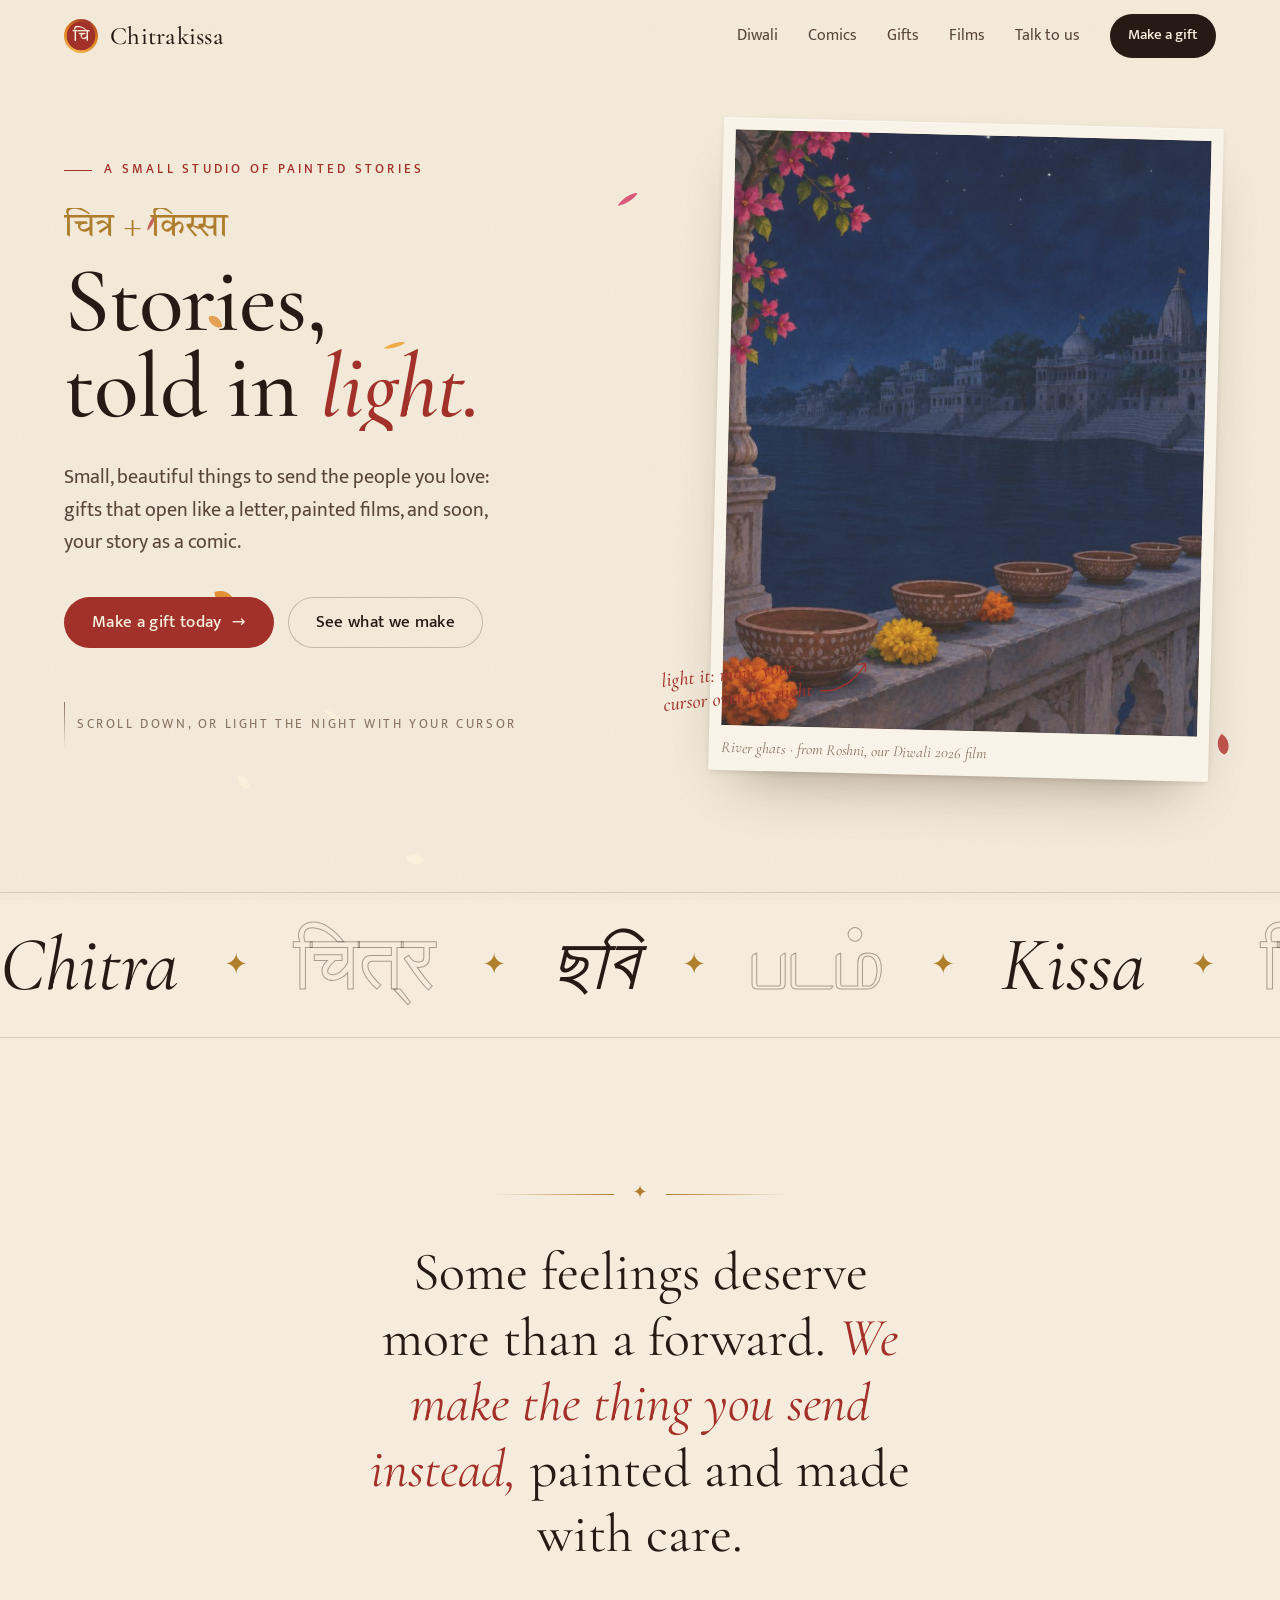
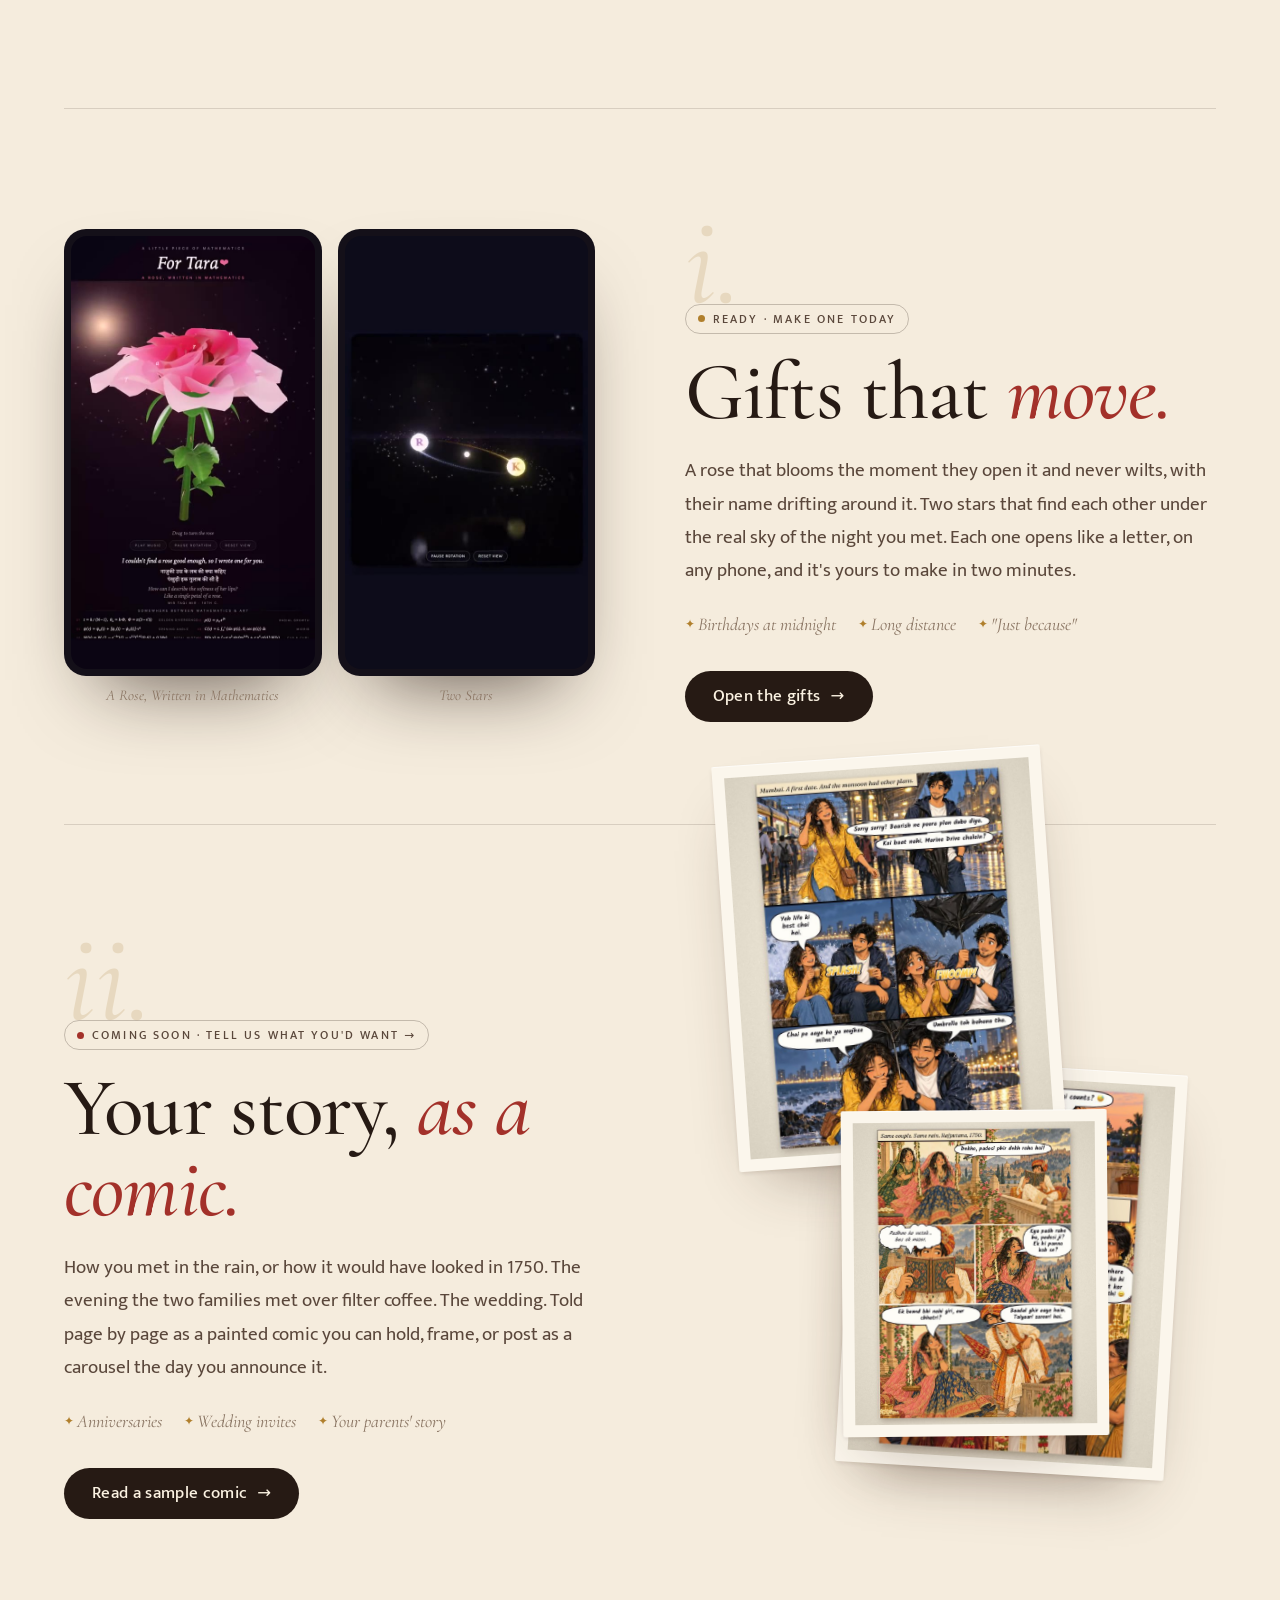
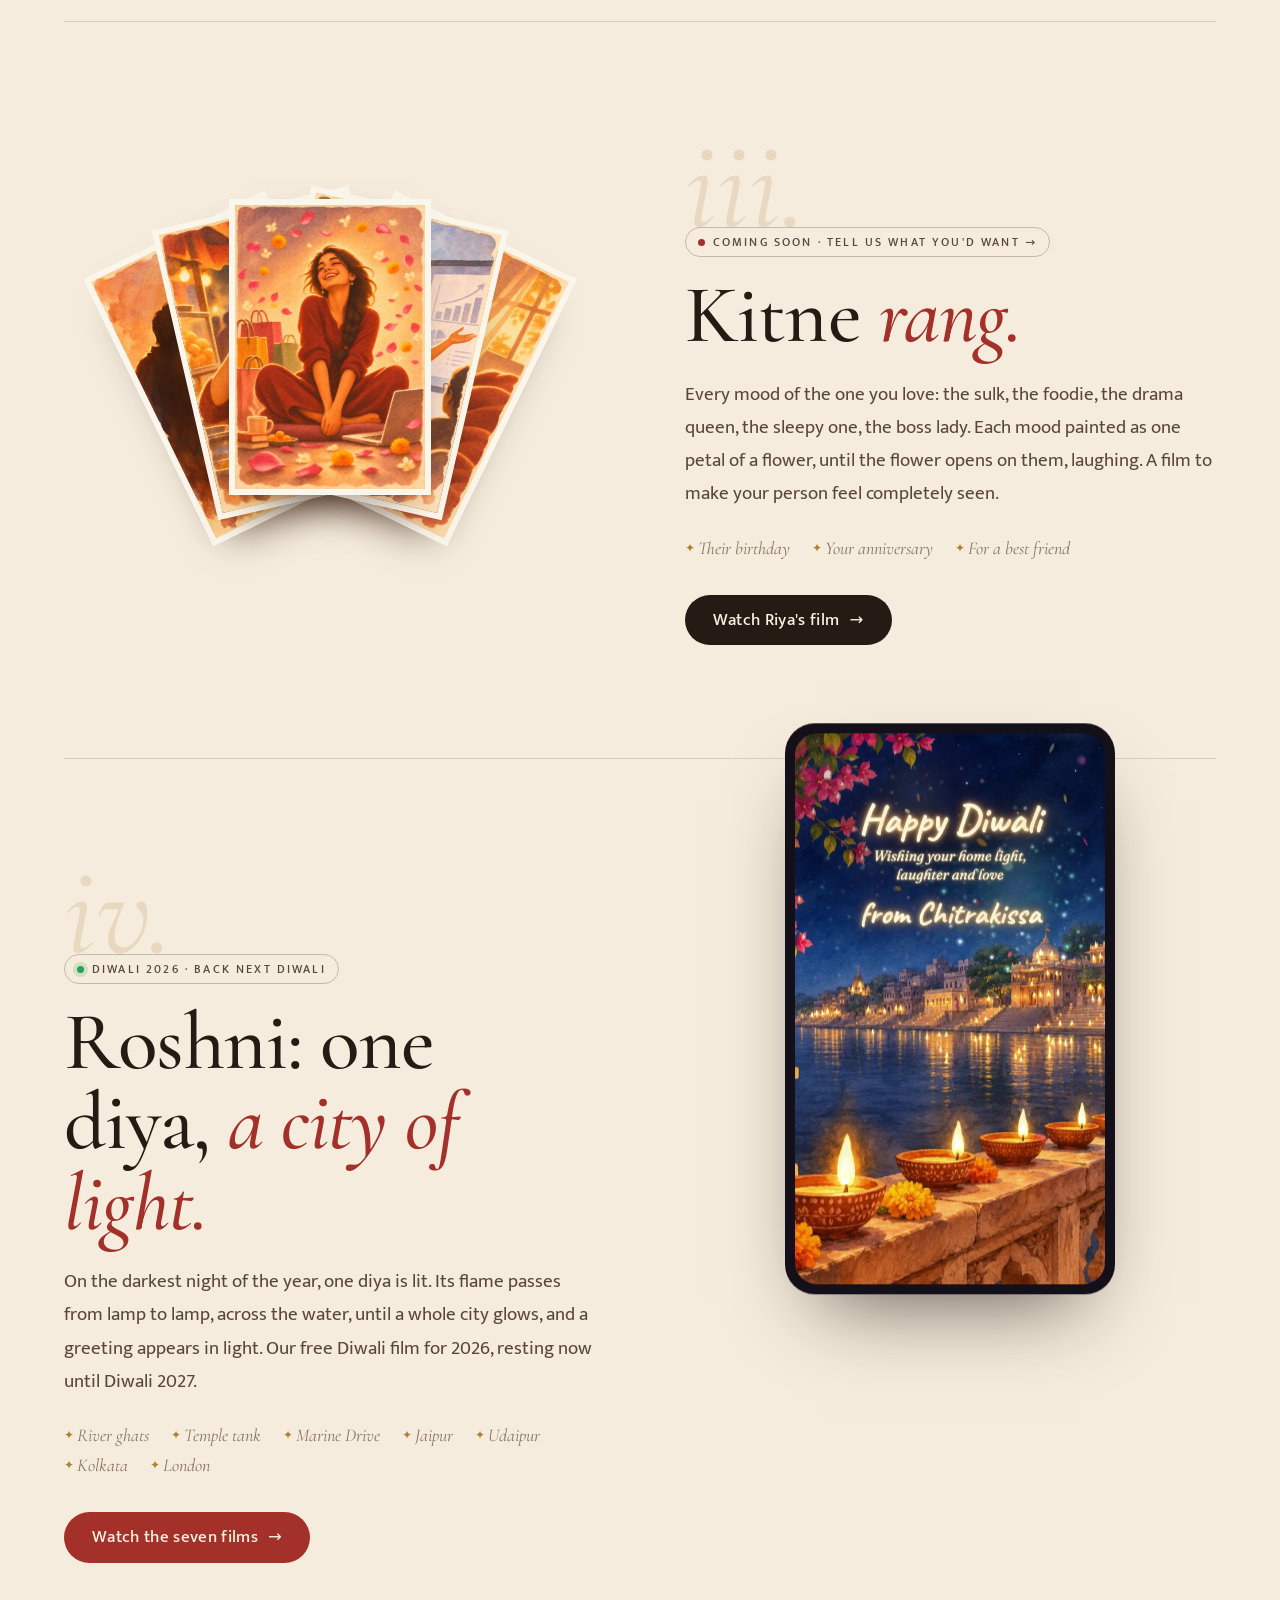
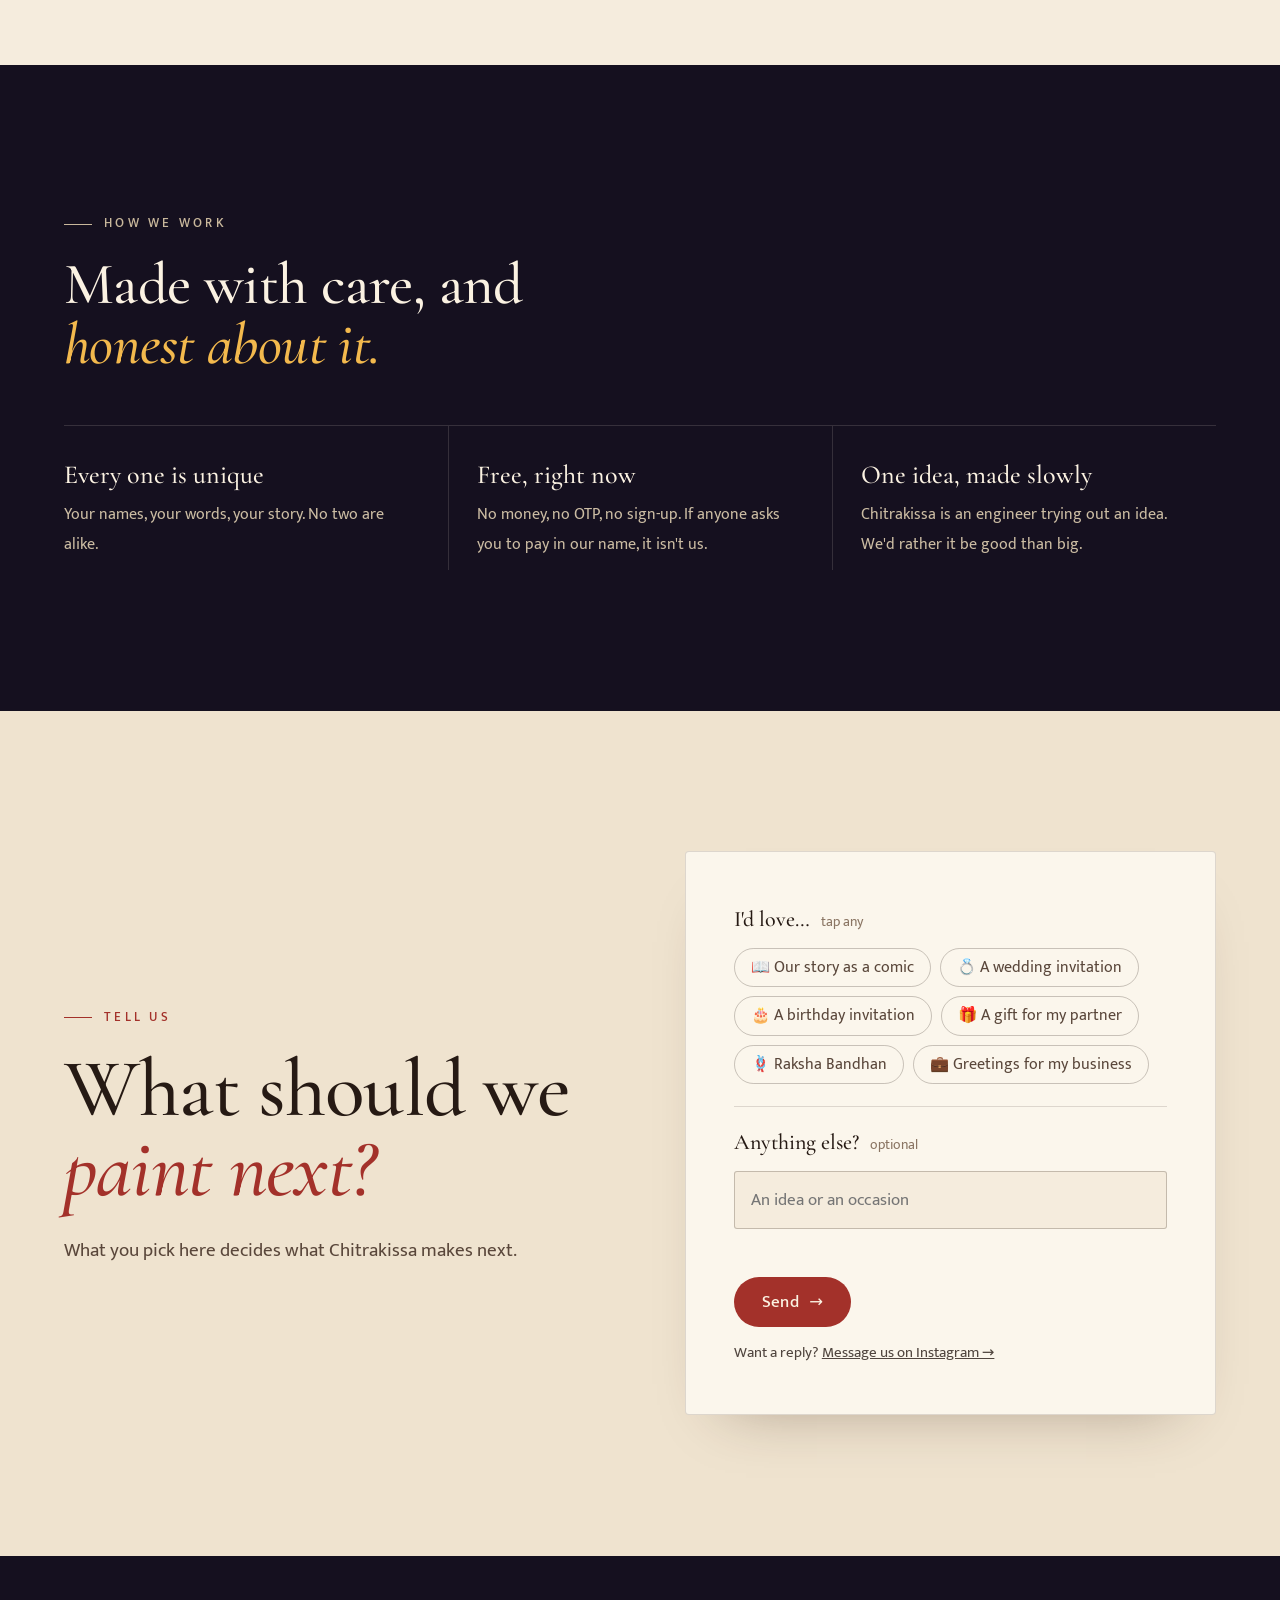
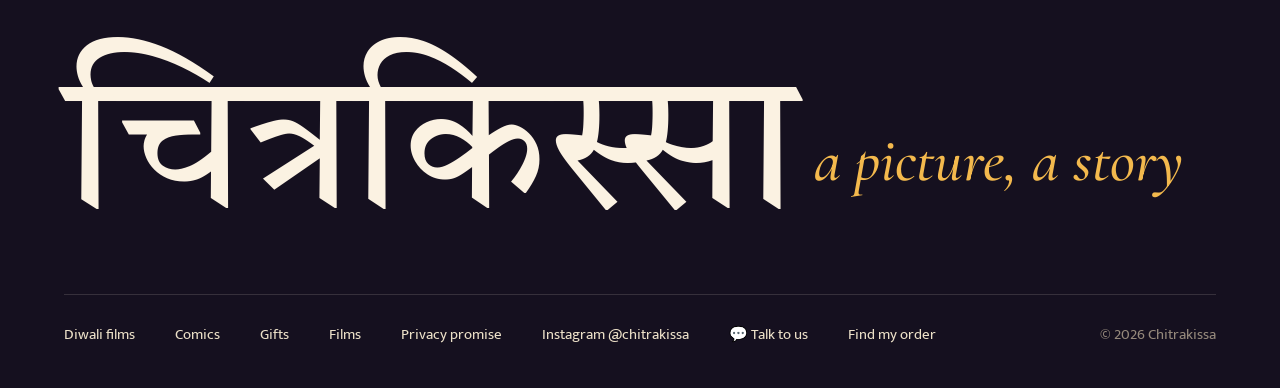
<file: index.html>
<!doctype html>
<html lang="en">
<head>
<meta charset="utf-8">
<meta name="viewport" content="width=device-width, initial-scale=1, viewport-fit=cover">
<title>Chitrakissa · stories, painted</title>
<meta name="description" content="Chitrakissa makes small, beautiful things to send the people you love: gifts that open like a letter, painted films, and soon, your story as a comic.">
<meta property="og:title" content="Chitrakissa · stories, painted">
<meta property="og:description" content="Painted films, comics and gifts made from the stories of the people you love.">
<meta property="og:image" content="media/paint/ayodhya.jpg">
<meta name="theme-color" content="#f5ecdd">
<link rel="preconnect" href="https://fonts.googleapis.com"><link rel="preconnect" href="https://fonts.gstatic.com" crossorigin>
<link href="https://fonts.googleapis.com/css2?family=Cormorant+Garamond:ital,wght@0,400;0,500;0,600;1,400;1,500&family=Mukta:wght@300;400;500;700&family=Tiro+Devanagari+Hindi:ital@0;1&display=swap" rel="stylesheet">
<link rel="stylesheet" href="ck.css">
<style>
/* Home: the studio's front door. A painting paints itself; four chapters, each a door into its own story page; one question at the end. */
.hero { padding: clamp(28px, 4vw, 56px) 0 clamp(70px, 9vw, 120px); position: relative; }
.hero .grid { display: grid; grid-template-columns: 1.08fr .92fr; gap: clamp(30px, 5vw, 80px); align-items: center; position: relative; z-index: 3; }
.hero h1 { margin: 26px 0 30px; font-size: clamp(52px, 7.2vw, 112px); }
.hero h1 .deva { display: block; font-size: .36em; color: var(--gold); margin-bottom: .3em; letter-spacing: 0; line-height: 1.2; }
.hero .cta { display: flex; flex-wrap: wrap; gap: 14px; margin-top: 38px; align-items: center; }
.easel { position: relative; }
.easel .canvas { position: relative; aspect-ratio: 4 / 5; background: var(--paper-2); overflow: hidden; cursor: crosshair; }
.easel .canvas canvas { position: absolute; inset: 0; width: 100%; height: 100%; }
.easel .canvas::after { content: ''; position: absolute; inset: 0; box-shadow: inset 0 0 0 1px rgba(38, 26, 20, .08); pointer-events: none; }
.easel .note { transition: opacity .6s; position: absolute; left: -54px; bottom: 70px; font: italic 500 20px/1.2 var(--display); color: var(--kumkum); transform: rotate(-6deg); display: flex; align-items: flex-end; gap: 6px; }
.easel .note svg { width: 54px; height: 40px; }
@media (max-width: 1100px), (hover: none) { .easel .note { display: none; } }
.easel:has(.canvas.touched) .note { opacity: 0; }
@media (max-width: 900px) { .hero .grid { grid-template-columns: 1fr; } .easel { max-width: 460px; margin: 0 auto; width: 100%; } }
.scrollcue { display: flex; align-items: center; gap: 12px; margin-top: 54px; font-size: 13px; letter-spacing: .2em; text-transform: uppercase; color: var(--ink-3); }
.scrollcue i { width: 1px; height: 46px; background: linear-gradient(var(--ink-3), transparent); animation: drip 2.4s var(--ease) infinite; transform-origin: top; }
@keyframes drip { 0% { transform: scaleY(0); } 60% { transform: scaleY(1); opacity: 1; } 100% { transform: scaleY(1); opacity: 0; } }
@media (max-width: 900px) { .scrollcue { display: none; } }

/* the word band */
.words { overflow: hidden; padding: 34px 0; border-top: 1px solid var(--line); border-bottom: 1px solid var(--line); white-space: nowrap; }
.words .track { display: inline-flex; gap: 46px; animation: slide 60s linear infinite; font: 400 clamp(40px, 6vw, 84px)/1 var(--display); color: transparent; -webkit-text-stroke: 1px rgba(38, 26, 20, .38); }
.words .track span:nth-child(4n+1) { color: var(--ink); -webkit-text-stroke: 0; font-style: italic; }
.words .track b { font-weight: 400; color: var(--gold); -webkit-text-stroke: 0; font-size: .38em; align-self: center; }
@keyframes slide { to { transform: translateX(-50%); } }
@media (prefers-reduced-motion: reduce) { .words .track { animation: none; } }

/* the manifesto */
.manifesto { text-align: center; }
.manifesto p.big { font: 400 clamp(30px, 4.2vw, 58px)/1.22 var(--display); max-width: 22ch; margin: 30px auto 0; }
.manifesto p.big em { color: var(--kumkum); }
.manifesto .sub { margin: 30px auto 0; max-width: 54ch; color: var(--ink-2); font-size: 19px; }

/* the four chapters */
.chapter { display: grid; grid-template-columns: 1fr 1fr; gap: clamp(36px, 7vw, 120px); align-items: center; padding: clamp(60px, 8vw, 110px) 0; border-top: 1px solid var(--line); }
.chapter:nth-of-type(even) .art { order: 2; }
.chapter .num { font: italic 400 clamp(80px, 10vw, 150px)/.8 var(--display); color: var(--paper-3); display: block; margin-bottom: -10px; }
.chapter h2 { margin: 18px 0 22px; }
.chapter .for { margin-top: 26px; display: flex; flex-wrap: wrap; gap: 8px 22px; font: italic 18px var(--display); color: var(--ink-3); }
.chapter .for span::before { content: '✦ '; color: var(--gold); font-style: normal; font-size: 12px; vertical-align: 2px; }
.chapter .go { margin-top: 36px; display: flex; flex-wrap: wrap; align-items: center; gap: 18px; }
.chapter .art { position: relative; }
.stack { position: relative; aspect-ratio: 1 / 1.06; }
.stack .frame { position: absolute; width: 62%; transition: transform 1.2s var(--ease); }
.stack .a { left: 0; top: 6%; transform: rotate(-4deg); z-index: 2; }
.stack .b { right: 0; top: 0; transform: rotate(3.5deg); }
.stack .c { left: 22%; bottom: 0; width: 50%; transform: rotate(-.5deg); z-index: 3; }
.phone { width: min(330px, 74%); margin: 0 auto; border-radius: 30px; padding: 10px; background: #141019; box-shadow: 0 40px 80px -36px rgba(30, 15, 10, .7); }
.phone video { width: 100%; aspect-ratio: 9 / 16; border-radius: 22px; object-fit: cover; background: #000; }
.duo { display: grid; grid-template-columns: 1fr 1fr; gap: 16px; align-items: end; }
.duo .phone { width: 100%; border-radius: 22px; padding: 7px; } .duo .phone video { border-radius: 16px; }
.duo .phone:last-child { transform: translateY(-40px); }
.duo p { font: italic 15px var(--display); color: var(--ink-3); text-align: center; margin-top: 10px; }
.fan { position: relative; aspect-ratio: 1 / 1; }
.fan img { position: absolute; width: 38%; left: 31%; top: 14%; border: 6px solid var(--card); box-shadow: 0 20px 40px -20px rgba(60, 35, 20, .55); transform-origin: 50% 120%;
  transition: transform 1.4s var(--ease); }
.fan.in img { transform: rotate(calc(var(--i) * 13deg)); }
.fan img.mid { z-index: 9; }
@media (max-width: 900px) { .chapter { grid-template-columns: 1fr; } .chapter:nth-of-type(even) .art { order: 0; } .chapter .num { font-size: 90px; } }

/* promises */
.promises { display: grid; grid-template-columns: repeat(3, 1fr); gap: 0; border-top: 1px solid rgba(251, 242, 226, .14); }
.promises div { padding: 34px 28px 10px 0; }
.promises div + div { border-left: 1px solid rgba(251, 242, 226, .14); padding-left: 28px; }
.promises b { display: block; font: 500 26px/1.15 var(--display); color: var(--cream); margin-bottom: 10px; }
.promises span { color: #cbbca3; font-size: 16px; }
@media (max-width: 900px) { .promises { grid-template-columns: 1fr 1fr; } .promises div:nth-child(3) { border-left: 0; padding-left: 0; } }
@media (max-width: 520px) { .promises { grid-template-columns: 1fr; } .promises div + div { border-left: 0; padding-left: 0; border-top: 1px solid rgba(251, 242, 226, .14); } }
</style>
</head>
<body>
<header class="nav"><div class="wrap">
  <a class="mark" href="./"><i>चि</i>Chitrakissa</a>
  <button class="menu" aria-label="Menu" aria-expanded="false"><span></span><span></span></button>
  <nav><a href="diwali.html">Diwali</a><a href="comics.html">Comics</a><a href="gifts.html">Gifts</a><a href="films.html">Films</a><a href="https://ig.me/m/chitrakissa">Talk to us</a><a class="pill" href="gifts.html">Make a gift</a></nav>
</div></header>

<section class="hero" data-petals="12"><div class="wrap grid">
  <div>
    <span class="kicker c rv">A small studio of painted stories</span>
    <h1 class="display-xl lines"><span class="deva"><span>चित्र + किस्सा</span></span><span><span>Stories,</span></span><span><span>told in <em>light.</em></span></span></h1>
    <p class="lede rv d1">Small, beautiful things to send the people you love: gifts that open like a letter, painted films, and soon, your story as a comic.</p>
    <div class="cta rv d2"><a class="btn red" href="gifts.html">Make a gift today <span class="ar">→</span></a><a class="btn ghost" href="#chapters">See what we make</a></div>
    <div class="scrollcue rv d3"><i></i>Scroll down, or light the night with your cursor</div>
  </div>
  <div class="easel rv d1">
    <div class="frame tilt-r">
      <div class="canvas" data-mode="light" data-painter="media/paint/roshni_north_lit.jpg|media/paint/roshni_north_dark.jpg|River ghats · from Roshni, our Diwali 2026 film|.22,.74; media/paint/roshni_south_lit.jpg|media/paint/roshni_south_dark.jpg|Temple tank · from Roshni, our Diwali 2026 film|.84,.79; media/paint/roshni_west_lit.jpg|media/paint/roshni_west_dark.jpg|Marine Drive · from Roshni, our Diwali 2026 film|.96,.74" role="img" aria-label="A dark Diwali night lighting up lamp by lamp"></div>
      <figcaption data-cap>River ghats · from Roshni, our Diwali 2026 film</figcaption>
    </div>
    <div class="note" aria-hidden="true">light it: move your<br>cursor over the night<svg viewBox="0 0 54 40" fill="none" stroke="currentColor" stroke-width="1.4"><path d="M2 30 C 18 34, 36 26, 50 8"/><path d="M42 8 L50 8 L49 16"/></svg></div>
  </div>
</div></section>

<div class="words" aria-hidden="true"><div class="track">
  <span>Chitra</span><b>✦</b><span>चित्र</span><b>✦</b><span>ছবি</span><b>✦</b><span>படம்</span><b>✦</b><span>Kissa</span><b>✦</b><span>किस्सा</span><b>✦</b><span>ചിത്രം</span><b>✦</b><span>ಚಿತ್ರ</span><b>✦</b><span>చిత్రం</span><b>✦</b><span>ચિત્ર</span><b>✦</b><span>ਤਸਵੀਰ</span><b>✦</b><span>a picture, a story</span><b>✦</b>
  <span>Chitra</span><b>✦</b><span>चित्र</span><b>✦</b><span>ছবি</span><b>✦</b><span>படம்</span><b>✦</b><span>Kissa</span><b>✦</b><span>किस्सा</span><b>✦</b><span>ചിത്രം</span><b>✦</b><span>ಚಿತ್ರ</span><b>✦</b><span>చిత్రం</span><b>✦</b><span>ચિત્ર</span><b>✦</b><span>ਤਸਵੀਰ</span><b>✦</b><span>a picture, a story</span><b>✦</b>
</div></div>

<section class="pad manifesto"><div class="narrow">
  <div class="orn rv">✦</div>
  <p class="big rv">Some feelings deserve more than a forward. <em>We make the thing you send instead,</em> painted and made with care.</p>
  
</div></section>

<div id="chapters" class="wrap">
  <article class="chapter">
    <div class="art rv"><div class="duo">
      <div><div class="phone"><video data-auto src="media/gift_rose.mp4" poster="media/gift_rose.jpg" muted loop playsinline preload="none"></video></div><p>A Rose, Written in Mathematics</p></div>
      <div><div class="phone"><video data-auto src="media/gift_stars.mp4" poster="media/gift_stars.jpg" muted loop playsinline preload="none"></video></div><p>Two Stars</p></div>
    </div></div>
    <div>
      <span class="num">i.</span><span class="tag ready">Ready · make one today</span>
      <h2 class="display-l rv">Gifts that <em>move.</em></h2>
      <p class="body-l rv d1">A rose that blooms the moment they open it and never wilts, with their name drifting around it. Two stars that find each other under the real sky of the night you met. Each one opens like a letter, on any phone, and it's yours to make in two minutes.</p>
      <div class="for rv d2"><span>Birthdays at midnight</span><span>Long distance</span><span>"Just because"</span></div>
      <div class="go rv d2"><a class="btn" href="gifts.html">Open the gifts <span class="ar">→</span></a></div>
    </div>
  </article>

  <article class="chapter">
    <div class="art rv"><div class="stack">
      <figure class="frame a" data-px=".09" data-rot="-4"><img src="media/comic/b_mumbai.jpg" alt="A comic page with speech bubbles: a first date in the Mumbai rain" loading="lazy"></figure>
      <figure class="frame b" data-px="-.05" data-rot="3.5"><img src="media/comic/b_mysuru.jpg" alt="A comic page with speech bubbles: two families meeting over coffee in Mysuru" loading="lazy"></figure>
      <figure class="frame c" data-px=".02" data-rot="-.5"><img src="media/comic/b_1750.jpg" alt="A comic page with speech bubbles: the same couple in Rajputana, 1750" loading="lazy"></figure>
    </div></div>
    <div>
      <span class="num">ii.</span><a class="tag soon" href="comics.html#tell" style="text-decoration:none">Coming soon · tell us what you'd want →</a>
      <h2 class="display-l rv">Your story, <em>as a comic.</em></h2>
      <p class="body-l rv d1">How you met in the rain, or how it would have looked in 1750. The evening the two families met over filter coffee. The wedding. Told page by page as a painted comic you can hold, frame, or post as a carousel the day you announce it.</p>
      <div class="for rv d2"><span>Anniversaries</span><span>Wedding invites</span><span>Your parents' story</span></div>
      <div class="go rv d2"><a class="btn" href="comics.html">Read a sample comic <span class="ar">→</span></a></div>
    </div>
  </article>

  <article class="chapter">
    <div class="art rv"><div class="fan" id="fan">
      <img style="--i:-2" src="media/moods/m02.jpg" alt="" loading="lazy"><img style="--i:-1" src="media/moods/m07.jpg" alt="" loading="lazy"><img style="--i:2" src="media/moods/m09.jpg" alt="" loading="lazy"><img style="--i:1" src="media/moods/m10.jpg" alt="" loading="lazy"><img class="mid" style="--i:0" src="media/moods/centre.jpg" alt="Riya at the centre of her moods" loading="lazy">
    </div></div>
    <div>
      <span class="num">iii.</span><a class="tag soon" href="films.html#tell" style="text-decoration:none">Coming soon · tell us what you'd want →</a>
      <h2 class="display-l rv">Kitne <em>rang.</em></h2>
      <p class="body-l rv d1">Every mood of the one you love: the sulk, the foodie, the drama queen, the sleepy one, the boss lady. Each mood painted as one petal of a flower, until the flower opens on them, laughing. A film to make your person feel completely seen.</p>
      <div class="for rv d2"><span>Their birthday</span><span>Your anniversary</span><span>For a best friend</span></div>
      <div class="go rv d2"><a class="btn" href="films.html">Watch Riya's film <span class="ar">→</span></a></div>
    </div>
  </article>

  <article class="chapter">
    <div class="art rv"><div class="phone" data-px=".05"><video data-auto src="media/roshni_north.mp4" poster="media/roshni_north.jpg" muted loop playsinline preload="none"></video></div></div>
    <div>
      <span class="num">iv.</span><span class="tag live">Diwali 2026 · back next Diwali</span>
      <h2 class="display-l rv">Roshni: one diya, <em>a city of light.</em></h2>
      <p class="body-l rv d1">On the darkest night of the year, one diya is lit. Its flame passes from lamp to lamp, across the water, until a whole city glows, and a greeting appears in light. Our free Diwali film for 2026, resting now until Diwali 2027.</p>
      <div class="for rv d2"><span>River ghats</span><span>Temple tank</span><span>Marine Drive</span><span>Jaipur</span><span>Udaipur</span><span>Kolkata</span><span>London</span></div>
      <div class="go rv d2"><a class="btn red" href="diwali.html">Watch the seven films <span class="ar">→</span></a></div></div>
    </div>
  </article>
</div>

<section class="night pad"><div class="wrap">
  <span class="kicker">How we work</span>
  <h2 class="display-m" style="margin:20px 0 50px;max-width:18ch">Made with care, and <em>honest about it.</em></h2>
  <div class="promises">
    <div class="rv"><b>Every one is unique</b><span>Your names, your words, your story. No two are alike.</span></div>
    <div class="rv d1"><b>Free, right now</b><span>No money, no OTP, no sign-up. If anyone asks you to pay in our name, it isn't us.</span></div>
    <div class="rv d2"><b>One idea, made slowly</b><span>Chitrakissa is an engineer trying out an idea. We'd rather it be good than big.</span></div>
  </div>
</div></section>

<section class="pad band"><div class="wrap two mid">
  <div>
    <span class="kicker c">Tell us</span>
    <h2 class="display-l" style="margin:20px 0 24px">What should we <em>paint next?</em></h2>
    <p class="body-l">What you pick here decides what Chitrakissa makes next.</p>
  </div>
  <form class="ask" data-interest>
    <div class="q"><p>I'd love… <small>tap any</small></p>
      <div class="chips">
        <button type="button" class="chip" aria-pressed="false" data-v="love_comic">📖 Our story as a comic</button>
        <button type="button" class="chip" aria-pressed="false" data-v="wedding_card">💍 A wedding invitation</button>
        <button type="button" class="chip" aria-pressed="false" data-v="birthday_invite">🎂 A birthday invitation</button>
        <button type="button" class="chip" aria-pressed="false" data-v="partner_gift">🎁 A gift for my partner</button>
        <button type="button" class="chip" aria-pressed="false" data-v="rakhi">🪢 Raksha Bandhan</button>
        <button type="button" class="chip" aria-pressed="false" data-v="business_greetings">💼 Greetings for my business</button>
      </div></div>
    <div class="q" style="border-bottom:0"><p>Anything else? <small>optional</small></p><input class="field" name="note" maxlength="200" placeholder="An idea or an occasion"></div>
    <div class="send"><button class="btn red" type="submit">Send <span class="ar">→</span></button><span class="ok" role="status"></span></div>
    <p class="dmline" style="margin-top:14px;font-size:15px;opacity:.8">Want a reply? <a href="https://ig.me/m/chitrakissa" style="color:inherit">Message us on Instagram →</a></p>
  </form>
</div></section>

<footer class="foot"><div class="wrap">
  <div class="sig">चित्रकिस्सा<span>a picture, a story</span></div>
  <div class="cols">
    <a href="diwali.html">Diwali films</a><a href="comics.html">Comics</a><a href="gifts.html">Gifts</a><a href="films.html">Films</a>
    <a href="privacy.html">Privacy promise</a><a href="https://instagram.com/chitrakissa">Instagram @chitrakissa</a><a href="https://ig.me/m/chitrakissa">💬 Talk to us</a><a href="order.html#find">Find my order</a>
    <span class="r">© <span data-year>2026</span> Chitrakissa</span>
  </div>
</div></footer>
<script src="ck.js"></script>
<script>new IntersectionObserver(([e], o) => { if (e.isIntersecting) { e.target.classList.add('in'); o.disconnect(); } }, { threshold: .3 }).observe(document.getElementById('fan'));</script>
<script src="t.js" defer></script>
</body>
</html>
</file>
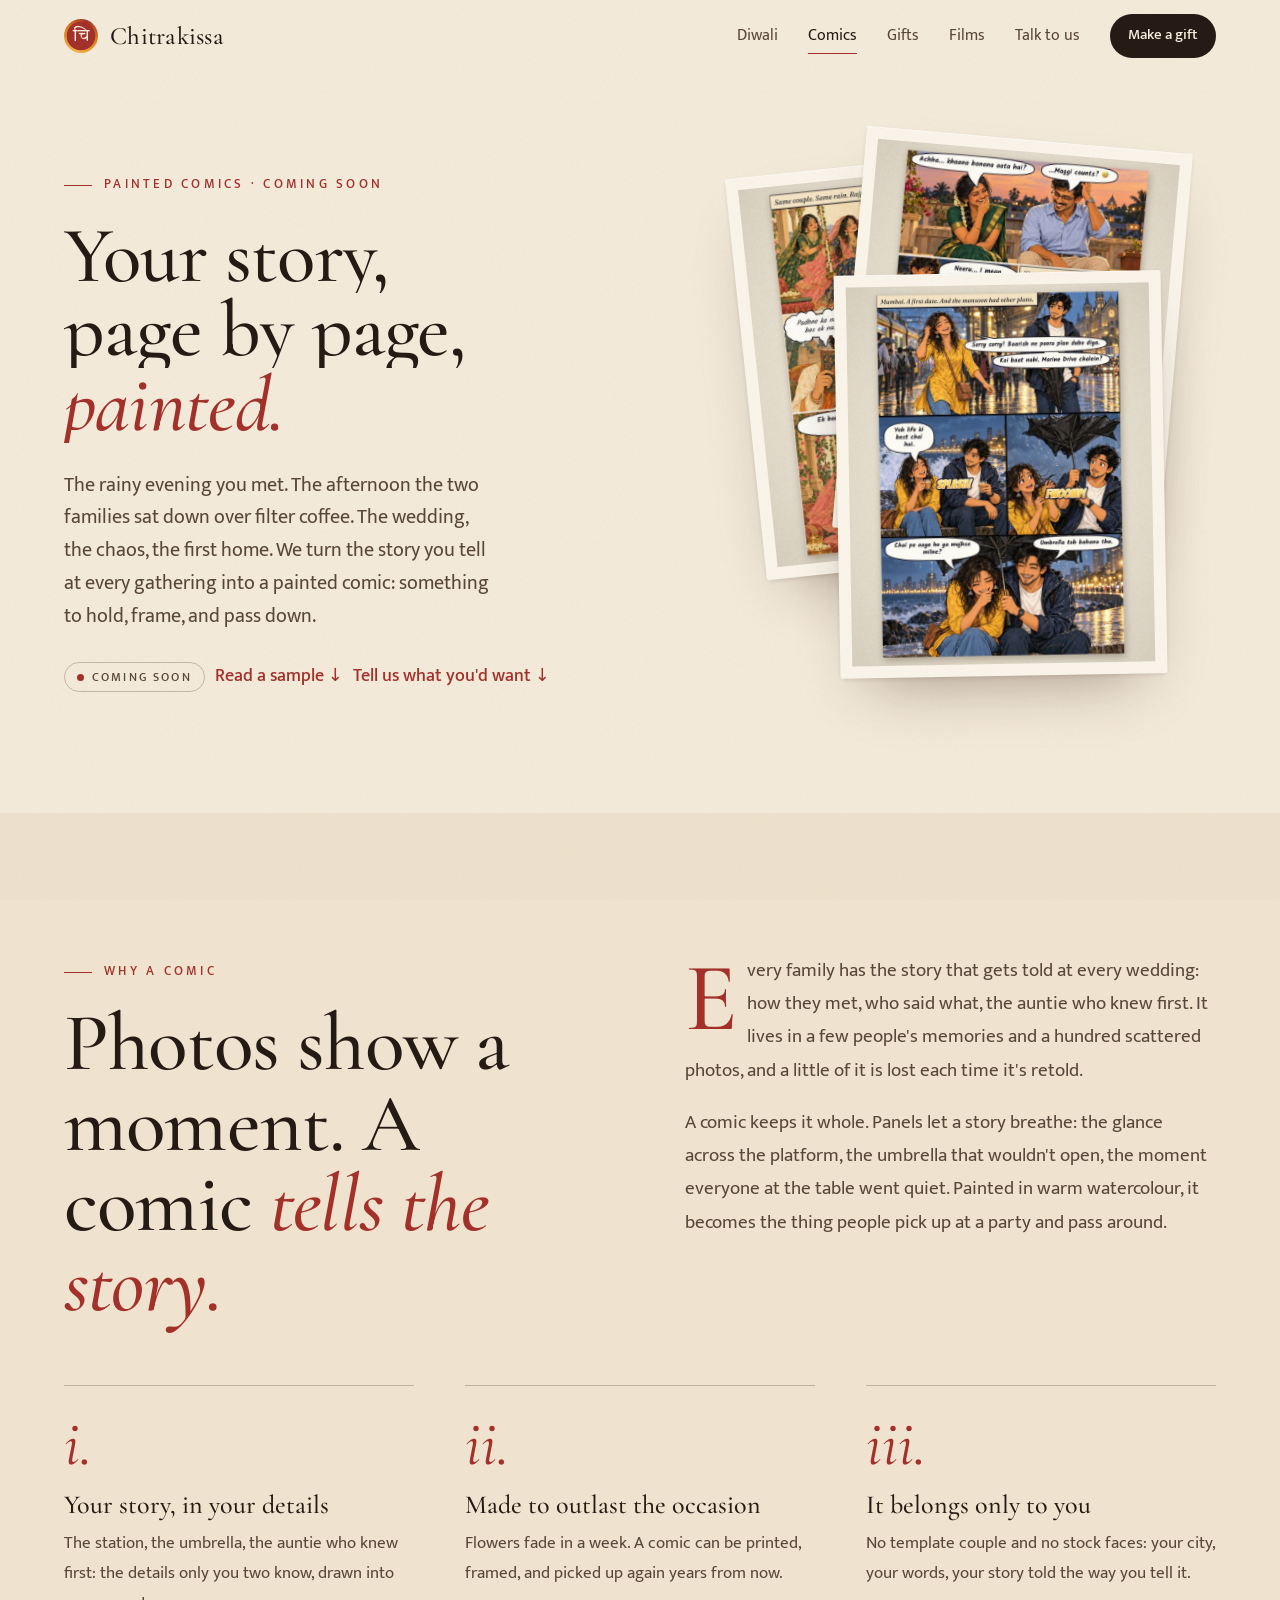
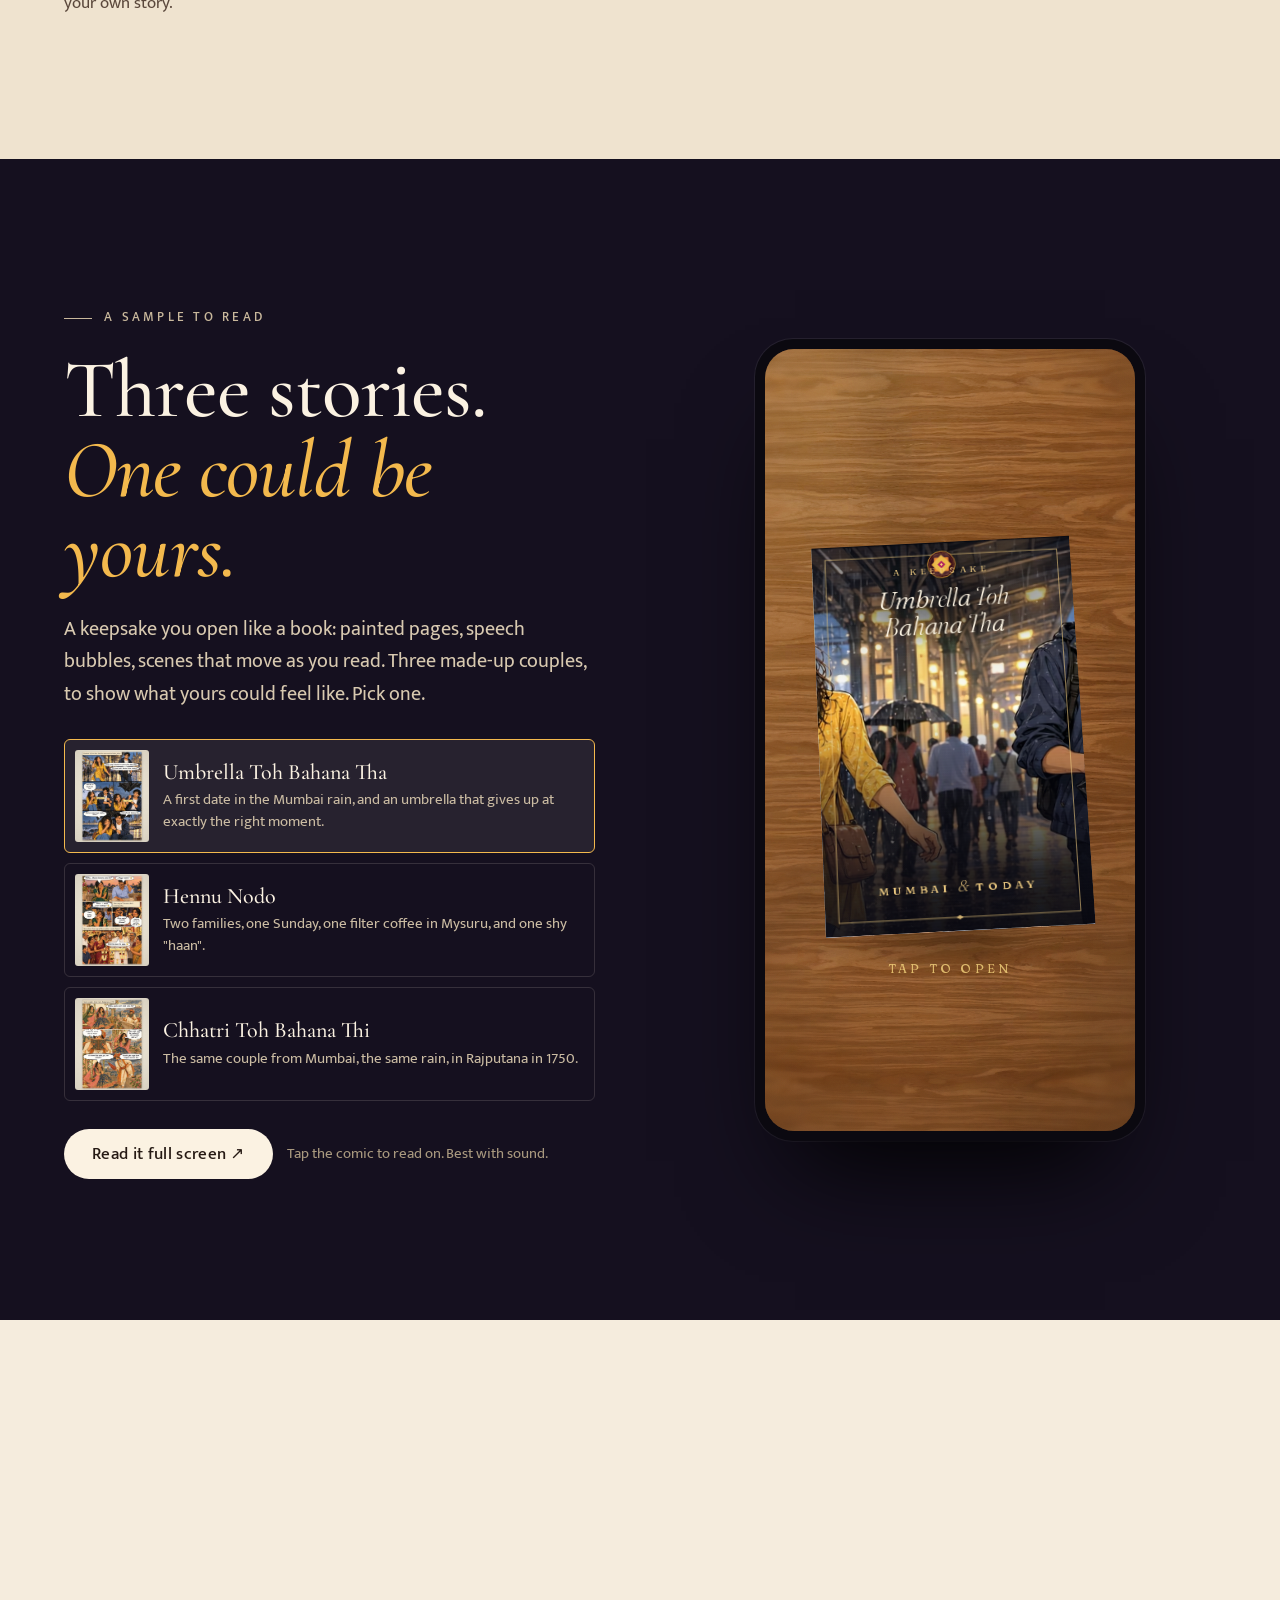
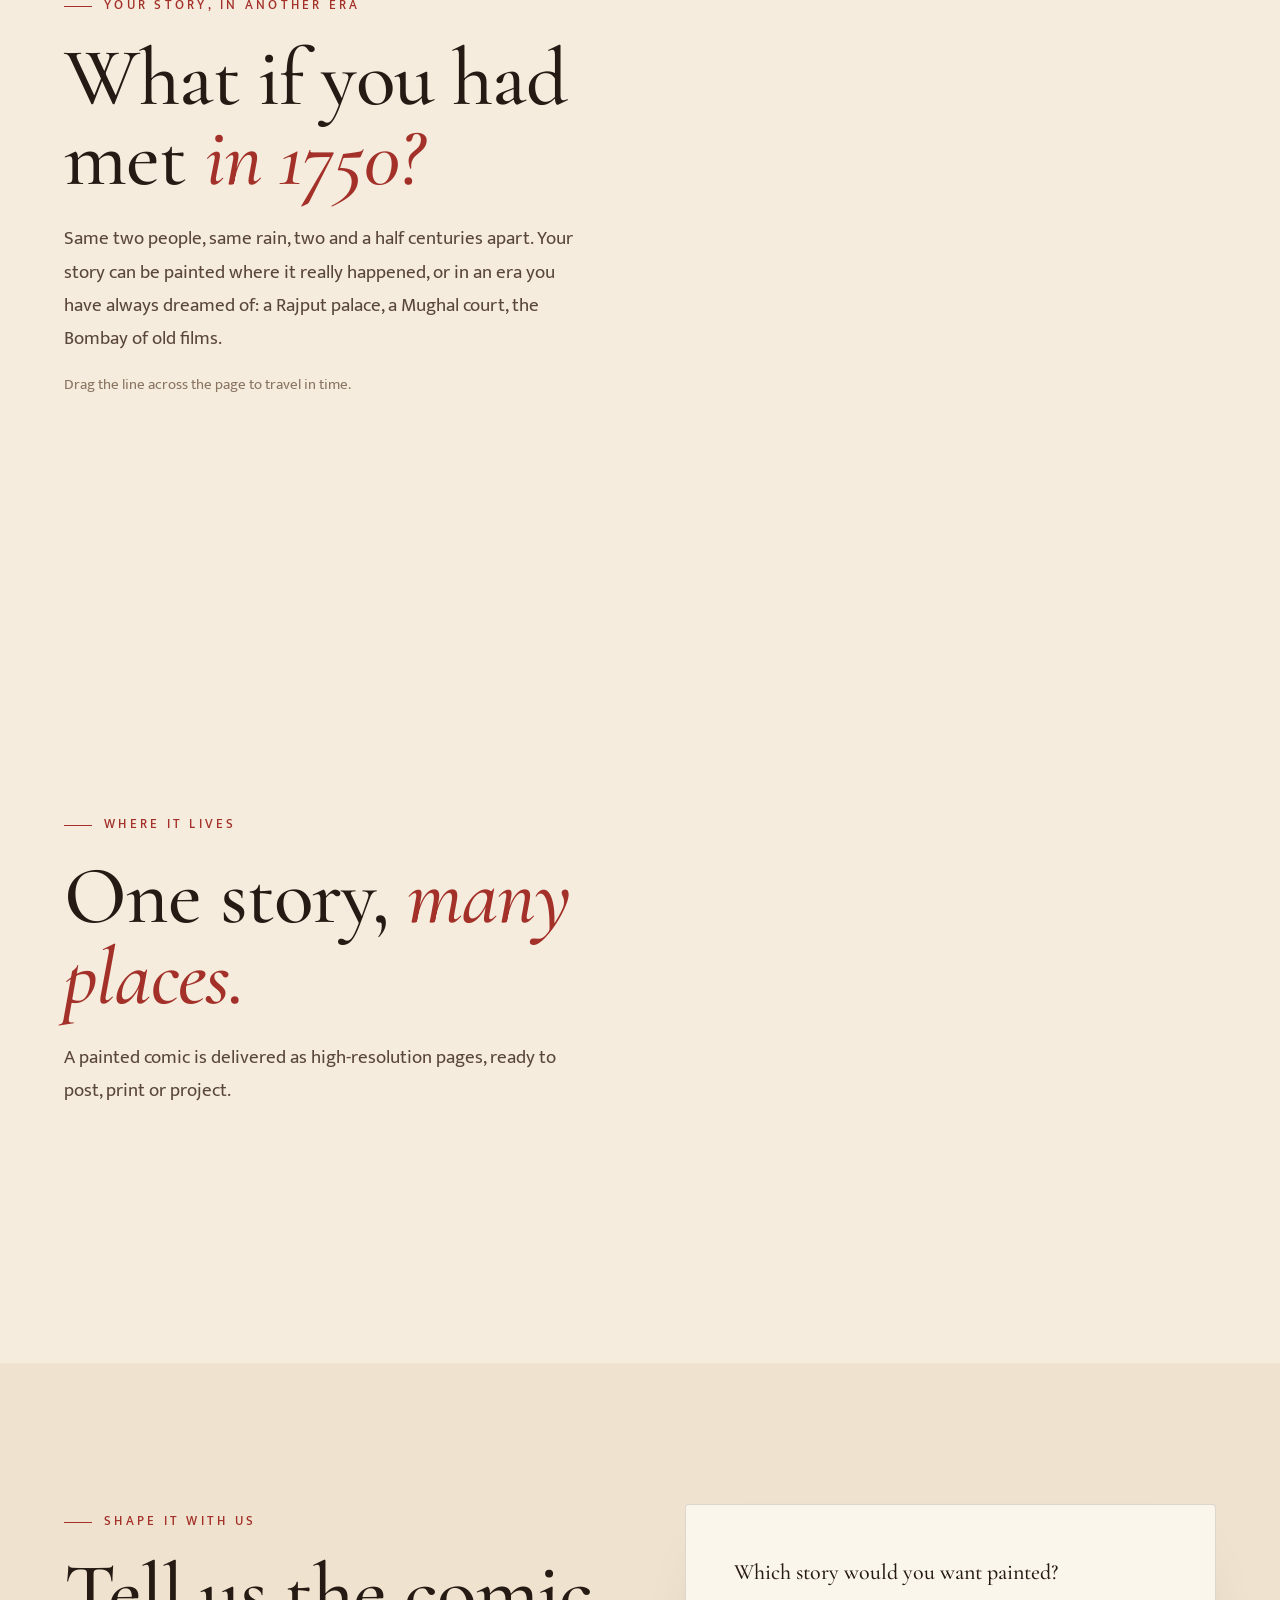
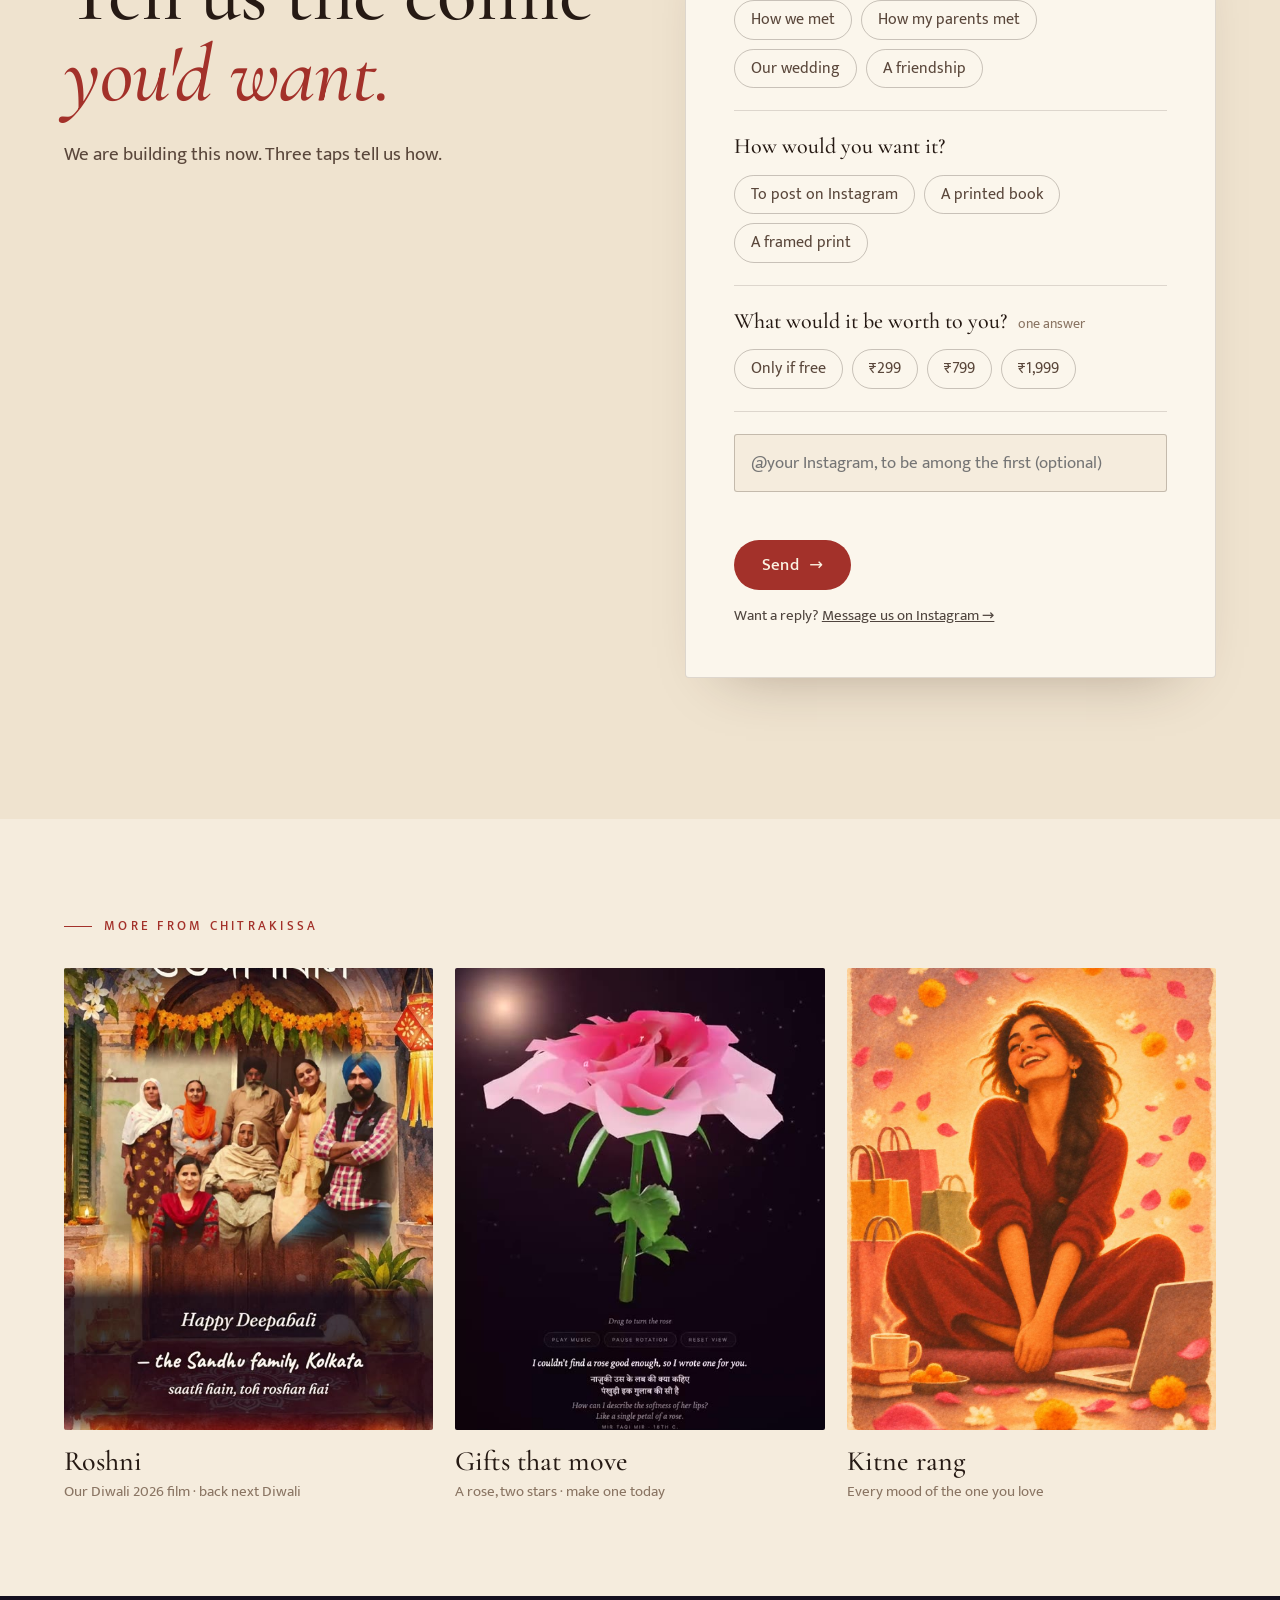
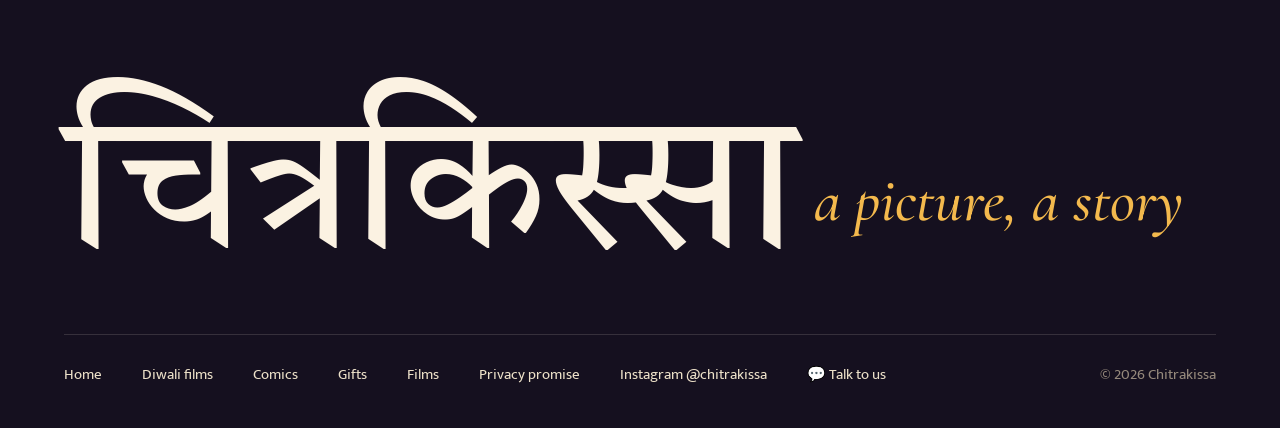
<file: comics.html>
<!doctype html>
<html lang="en">
<head>
<meta charset="utf-8">
<meta name="viewport" content="width=device-width, initial-scale=1, viewport-fit=cover">
<title>Your story, as a comic · Chitrakissa</title>
<meta name="description" content="Your love story, your parents' story, the day the two families met, painted page by page as a comic you can hold, frame or share. Coming soon from Chitrakissa. Read a sample and tell us what you'd want.">
<meta property="og:title" content="Your story, as a painted comic · Chitrakissa">
<meta property="og:description" content="Painted page by page. Read a sample and tell us what you'd want.">
<meta property="og:image" content="media/comic/p1.jpg">
<meta name="theme-color" content="#f5ecdd">
<link rel="preconnect" href="https://fonts.googleapis.com"><link rel="preconnect" href="https://fonts.gstatic.com" crossorigin>
<link href="https://fonts.googleapis.com/css2?family=Cormorant+Garamond:ital,wght@0,400;0,500;0,600;1,400;1,500&family=Mukta:wght@300;400;500;700&family=Tiro+Devanagari+Hindi:ital@0;1&display=swap" rel="stylesheet">
<link rel="stylesheet" href="ck.css">
<style>
/* Comics: what we make, why it matters, where it lives, a sample to read, and the questions that tell us how to build it. */
.cover-stack { position: relative; aspect-ratio: 1 / 1.1; }
.cover-stack .frame { position: absolute; width: 64%; }
.cover-stack .frame:nth-child(1) { left: 0; top: 8%; transform: rotate(-6deg); }
.cover-stack .frame:nth-child(2) { right: 0; top: 0; transform: rotate(5deg); }
.cover-stack .frame:nth-child(3) { left: 18%; top: 20%; transform: rotate(-1deg); z-index: 3; }
.impact { display: grid; grid-template-columns: repeat(3, 1fr); gap: clamp(26px, 4vw, 60px); margin-top: 60px; }
.impact div { border-top: 1px solid var(--line-2); padding-top: 26px; }
.impact .n { font: italic 400 64px/1 var(--display); color: var(--kumkum); }
.impact b { display: block; font: 500 26px/1.15 var(--display); margin: 14px 0 10px; }
.impact span { color: var(--ink-2); font-size: 16.5px; }
@media (max-width: 860px) { .impact { grid-template-columns: 1fr; } }

/* the sample comic, live in a device; and the era slider */
.device { width: min(390px, 100%); margin: 0 auto; aspect-ratio: 9 / 18.5; border-radius: 38px; padding: 10px; background: #0b0910; box-shadow: 0 60px 100px -40px #000, 0 0 0 1px rgba(255, 255, 255, .07); }
.device iframe { width: 100%; height: 100%; border: 0; border-radius: 29px; background: #120f18; display: block; }
.pick { display: grid; gap: 10px; margin-top: 28px; }
.story { all: unset; box-sizing: border-box; cursor: pointer; display: grid; grid-template-columns: 74px 1fr; gap: 14px; align-items: center; padding: 10px; border-radius: 6px; border: 1px solid rgba(251, 242, 226, .14); transition: background .25s, border-color .25s; }
.story img { width: 74px; height: 92px; object-fit: cover; border-radius: 3px; }
.story b { display: block; font: 500 22px/1.15 var(--display); color: var(--cream); margin-bottom: 4px; }
.story span { color: #cbbca3; font-size: 15px; line-height: 1.45; }
.story:hover { border-color: rgba(251, 242, 226, .4); }
.story.on { background: rgba(251, 242, 226, .08); border-color: #f3b94d; }
.story:focus-visible { outline: 2px solid #f3b94d; outline-offset: 2px; }
.era { position: relative; aspect-ratio: 4 / 5; overflow: hidden; border-radius: 2px; box-shadow: 0 40px 70px -40px rgba(60, 35, 20, .7); user-select: none; }
.era img { position: absolute; inset: 0; width: 100%; height: 100%; object-fit: cover; }
.era .now { position: absolute; inset: 0; clip-path: inset(0 calc(100% - var(--x)) 0 0); }
.era input { position: absolute; inset: 0; width: 100%; height: 100%; opacity: 0; cursor: ew-resize; margin: 0; }
.era .handle { position: absolute; top: 0; bottom: 0; left: var(--x); width: 2px; background: var(--cream); box-shadow: 0 0 12px rgba(0, 0, 0, .4); pointer-events: none; }
.era .handle::after { content: '‹ ›'; position: absolute; top: 50%; left: 50%; transform: translate(-50%, -50%); width: 46px; height: 46px; border-radius: 50%; background: var(--cream); color: var(--ink); display: grid; place-items: center; font: 600 18px var(--body); box-shadow: 0 6px 20px rgba(0, 0, 0, .35); }
.era .lbl { position: absolute; bottom: 14px; font: 500 12px/1 var(--body); letter-spacing: .16em; text-transform: uppercase; color: var(--cream); background: rgba(20, 14, 26, .72); padding: 8px 11px; border-radius: 999px; pointer-events: none; }
.era .lbl.l { left: 14px; } .era .lbl.r { right: 14px; }
.uses { display: grid; grid-template-columns: repeat(2, 1fr); gap: 0 60px; }
.uses div { display: grid; grid-template-columns: 54px 1fr; gap: 6px 10px; padding: 24px 0; border-top: 1px solid var(--line); }
.uses i { font-style: normal; font-size: 30px; grid-row: span 2; }
.uses b { font: 500 25px/1.15 var(--display); }
.uses span { color: var(--ink-2); font-size: 16.5px; }
@media (max-width: 760px) { .uses { grid-template-columns: 1fr; } }
</style>
</head>
<body>
<header class="nav"><div class="wrap">
  <a class="mark" href="./"><i>चि</i>Chitrakissa</a>
  <button class="menu" aria-label="Menu" aria-expanded="false"><span></span><span></span></button>
  <nav><a href="diwali.html">Diwali</a><a href="comics.html" aria-current="page">Comics</a><a href="gifts.html">Gifts</a><a href="films.html">Films</a><a href="https://ig.me/m/chitrakissa">Talk to us</a><a class="pill" href="gifts.html">Make a gift</a></nav>
</div></header>

<section class="page-hero"><div class="wrap grid">
  <div>
    <span class="kicker c rv">Painted comics · coming soon</span>
    <h1 class="display-xl lines"><span><span>Your story,</span></span><span><span>page by page,</span></span><span><span><em>painted.</em></span></span></h1>
    <p class="lede rv d1">The rainy evening you met. The afternoon the two families sat down over filter coffee. The wedding, the chaos, the first home. We turn the story you tell at every gathering into a painted comic: something to hold, frame, and pass down.</p>
    <div class="meta rv d2"><span class="tag soon">Coming soon</span><a class="link" href="#read">Read a sample ↓</a><a class="link" href="#tell">Tell us what you'd want ↓</a></div>
  </div>
  <div class="cover-stack rv d1">
    <figure class="frame" data-px=".10" data-rot="-6"><img src="media/comic/b_1750.jpg" alt="A comic page with speech bubbles: the same couple in Rajputana, 1750" loading="lazy"></figure>
    <figure class="frame" data-px="-.06" data-rot="5"><img src="media/comic/b_mysuru.jpg" alt="A comic page with speech bubbles: two families meeting in Mysuru" loading="lazy"></figure>
    <figure class="frame" data-px=".03" data-rot="-1"><img src="media/comic/b_mumbai.jpg" alt="A comic page with speech bubbles: a first date in the Mumbai rain" loading="lazy"></figure>
  </div>
</div></section>

<section class="pad band"><div class="wrap">
  <div class="two">
    <div><span class="kicker c">Why a comic</span><h2 class="display-l" style="margin-top:20px">Photos show a moment. A comic <em>tells the story.</em></h2></div>
    <div>
      <p class="body-l dropcap rv">Every family has the story that gets told at every wedding: how they met, who said what, the auntie who knew first. It lives in a few people's memories and a hundred scattered photos, and a little of it is lost each time it's retold.</p>
      <p class="body-l rv">A comic keeps it whole. Panels let a story breathe: the glance across the platform, the umbrella that wouldn't open, the moment everyone at the table went quiet. Painted in warm watercolour, it becomes the thing people pick up at a party and pass around.</p>
    </div>
  </div>
  <div class="impact">
    <div class="rv"><span class="n">i.</span><b>Your story, in your details</b><span>The station, the umbrella, the auntie who knew first: the details only you two know, drawn into your own story.</span></div>
    <div class="rv d1"><span class="n">ii.</span><b>Made to outlast the occasion</b><span>Flowers fade in a week. A comic can be printed, framed, and picked up again years from now.</span></div>
    <div class="rv d2"><span class="n">iii.</span><b>It belongs only to you</b><span>No template couple and no stock faces: your city, your words, your story told the way you tell it.</span></div>
  </div>
</div></section>

<section class="night pad" id="read"><div class="wrap">
  <div class="two mid">
    <div>
      <span class="kicker">A sample to read</span>
      <h2 class="display-l" style="margin:20px 0 22px">Three stories. <em>One could be yours.</em></h2>
      <p class="lede" style="max-width:46ch">A keepsake you open like a book: painted pages, speech bubbles, scenes that move as you read. Three made-up couples, to show what yours could feel like. Pick one.</p>
      <div class="pick" role="tablist" aria-label="Choose a comic">
        <button class="story on" role="tab" aria-selected="true" data-src="comics/umbrella.html"><img src="media/comic/b_mumbai.jpg" alt="" loading="lazy"><span><b>Umbrella Toh Bahana Tha</b>A first date in the Mumbai rain, and an umbrella that gives up at exactly the right moment.</span></button>
        <button class="story" role="tab" aria-selected="false" data-src="comics/hennu-nodo.html"><img src="media/comic/b_mysuru.jpg" alt="" loading="lazy"><span><b>Hennu Nodo</b>Two families, one Sunday, one filter coffee in Mysuru, and one shy "haan".</span></button>
        <button class="story" role="tab" aria-selected="false" data-src="comics/chhatri.html"><img src="media/comic/b_1750.jpg" alt="" loading="lazy"><span><b>Chhatri Toh Bahana Thi</b>The same couple from Mumbai, the same rain, in Rajputana in 1750.</span></button>
      </div>
      <div style="display:flex;flex-wrap:wrap;gap:14px;margin-top:28px;align-items:center"><a class="btn light" id="full" href="comics/umbrella.html" target="_blank" rel="noopener">Read it full screen ↗</a><span class="small" style="color:#a9997f">Tap the comic to read on. Best with sound.</span></div>
    </div>
    <div class="device rv"><iframe id="reader" src="comics/umbrella.html" title="A sample comic" loading="lazy"></iframe></div>
  </div>
</div></section>

<section class="pad"><div class="wrap">
  <div class="two mid">
    <div class="sticky"><span class="kicker c">Your story, in another era</span><h2 class="display-l" style="margin:20px 0 24px">What if you had met <em>in 1750?</em></h2>
      <p class="body-l">Same two people, same rain, two and a half centuries apart. Your story can be painted where it really happened, or in an era you have always dreamed of: a Rajput palace, a Mughal court, the Bombay of old films.</p>
      <p class="small" style="margin-top:18px">Drag the line across the page to travel in time.</p></div>
    <div class="era rv" id="era" style="--x:50%">
      <img src="media/comic/b_1750.jpg" alt="The same couple in Rajputana, 1750, on a palace terrace in the monsoon" loading="lazy">
      <div class="now"><img src="media/comic/b_mumbai.jpg" alt="A couple on a first date in the Mumbai rain, today" loading="lazy"></div>
      <span class="lbl l">Mumbai · today</span><span class="lbl r">Rajputana · 1750</span>
      <input type="range" min="0" max="100" value="50" aria-label="Travel between today and 1750">
      <i class="handle" aria-hidden="true"></i>
    </div>
  </div>
</div></section>

<section class="pad"><div class="wrap">
  <div class="two">
    <div class="sticky"><span class="kicker c">Where it lives</span><h2 class="display-l" style="margin:20px 0 24px">One story, <em>many places.</em></h2>
      <p class="body-l">A painted comic is delivered as high-resolution pages, ready to post, print or project.</p></div>
    <div class="uses">
      <div class="rv"><i>💞</i><b>An anniversary gift</b><span>Your story so far, given back to the person who lived it with you.</span></div>
      <div class="rv"><i>💌</i><b>The wedding invitation</b><span>"How it began" as the first page of your card, or a save-the-date carousel.</span></div>
      <div class="rv"><i>📖</i><b>A printed book</b><span>For the coffee table, the parents, and the grandchildren later.</span></div>
      <div class="rv"><i>👵</i><b>Your parents' story</b><span>For their 25th or 50th: how they met, painted by their children.</span></div>
    </div>
  </div>
</div></section>

<section class="pad band" id="tell"><div class="wrap two">
  <div class="sticky"><span class="kicker c">Shape it with us</span><h2 class="display-l" style="margin:20px 0 24px">Tell us the comic <em>you'd want.</em></h2>
    <p class="body-l">We are building this now. Three taps tell us how.</p></div>
  <form class="ask" data-voice="comic" data-thanks="Thank you. Your answers shape the first comics we make, and if you left your handle, we'll write to you first.">
    <div class="q"><p>Which story would you want painted?</p><div class="chips" data-q="story">
      <button type="button" class="chip" aria-pressed="false" data-v="our_love_story">How we met</button><button type="button" class="chip" aria-pressed="false" data-v="how_parents_met">How my parents met</button><button type="button" class="chip" aria-pressed="false" data-v="our_wedding">Our wedding</button><button type="button" class="chip" aria-pressed="false" data-v="friendship">A friendship</button></div></div>
    <div class="q"><p>How would you want it?</p><div class="chips" data-q="format">
      <button type="button" class="chip" aria-pressed="false" data-v="carousel">To post on Instagram</button><button type="button" class="chip" aria-pressed="false" data-v="printed_book">A printed book</button><button type="button" class="chip" aria-pressed="false" data-v="framed_print">A framed print</button></div></div>
    <div class="q"><p>What would it be worth to you? <small>one answer</small></p><div class="chips" data-q="price" data-one>
      <button type="button" class="chip" aria-pressed="false" data-v="free_only">Only if free</button><button type="button" class="chip" aria-pressed="false" data-v="299">₹299</button><button type="button" class="chip" aria-pressed="false" data-v="799">₹799</button><button type="button" class="chip" aria-pressed="false" data-v="1999">₹1,999</button></div></div>
    <div class="q" style="border-bottom:0"><input class="field" name="ig" maxlength="40" placeholder="@your Instagram, to be among the first (optional)" autocapitalize="off"></div>
    <div class="send"><button class="btn red" type="submit">Send <span class="ar">→</span></button><span class="ok" role="status"></span></div>
    <p class="dmline" style="margin-top:14px;font-size:15px;opacity:.8">Want a reply? <a href="https://ig.me/m/chitrakissa" style="color:inherit">Message us on Instagram →</a></p>
  </form>
</div></section>

<section class="pad-s"><div class="wrap">
  <span class="kicker c">More from Chitrakissa</span>
  <div class="more" style="margin-top:30px">
    <a href="diwali.html"><div class="im"><img src="media/f_east.jpg" alt="A family together at their painted doorway on Diwali" loading="lazy"></div><b>Roshni</b><span>Our Diwali 2026 film · back next Diwali</span></a>
    <a href="gifts.html"><div class="im"><img src="media/gift_rose.jpg" alt="A glowing rose with a name drifting around it" loading="lazy"></div><b>Gifts that move</b><span>A rose, two stars · make one today</span></a>
    <a href="films.html"><div class="im"><img src="media/moods/centre.jpg" alt="A painted girl among her moods" loading="lazy"></div><b>Kitne rang</b><span>Every mood of the one you love</span></a>
  </div>
</div></section>

<footer class="foot"><div class="wrap">
  <div class="sig">चित्रकिस्सा<span>a picture, a story</span></div>
  <div class="cols">
    <a href="./">Home</a><a href="diwali.html">Diwali films</a><a href="comics.html">Comics</a><a href="gifts.html">Gifts</a><a href="films.html">Films</a>
    <a href="privacy.html">Privacy promise</a><a href="https://instagram.com/chitrakissa">Instagram @chitrakissa</a><a href="https://ig.me/m/chitrakissa">💬 Talk to us</a>
    <span class="r">© <span data-year>2026</span> Chitrakissa</span>
  </div>
</div></footer>
<script src="ck.js"></script>
<script>
// the era slider: drag between today and 1750
// pick a comic: it opens in the phone (and full screen in a new window)
const reader = document.getElementById('reader'), full = document.getElementById('full');
document.querySelectorAll('.story').forEach(b => b.onclick = () => {
  document.querySelectorAll('.story').forEach(x => { x.classList.toggle('on', x === b); x.setAttribute('aria-selected', x === b); });
  reader.src = b.dataset.src; full.href = b.dataset.src;
  if (innerWidth < 900) reader.scrollIntoView({ behavior: 'smooth', block: 'center' });
});
const era = document.getElementById('era'), rng = era.querySelector('input');
rng.addEventListener('input', () => era.style.setProperty('--x', rng.value + '%'));
</script>
<script src="t.js" defer></script>
</body>
</html>
</file>
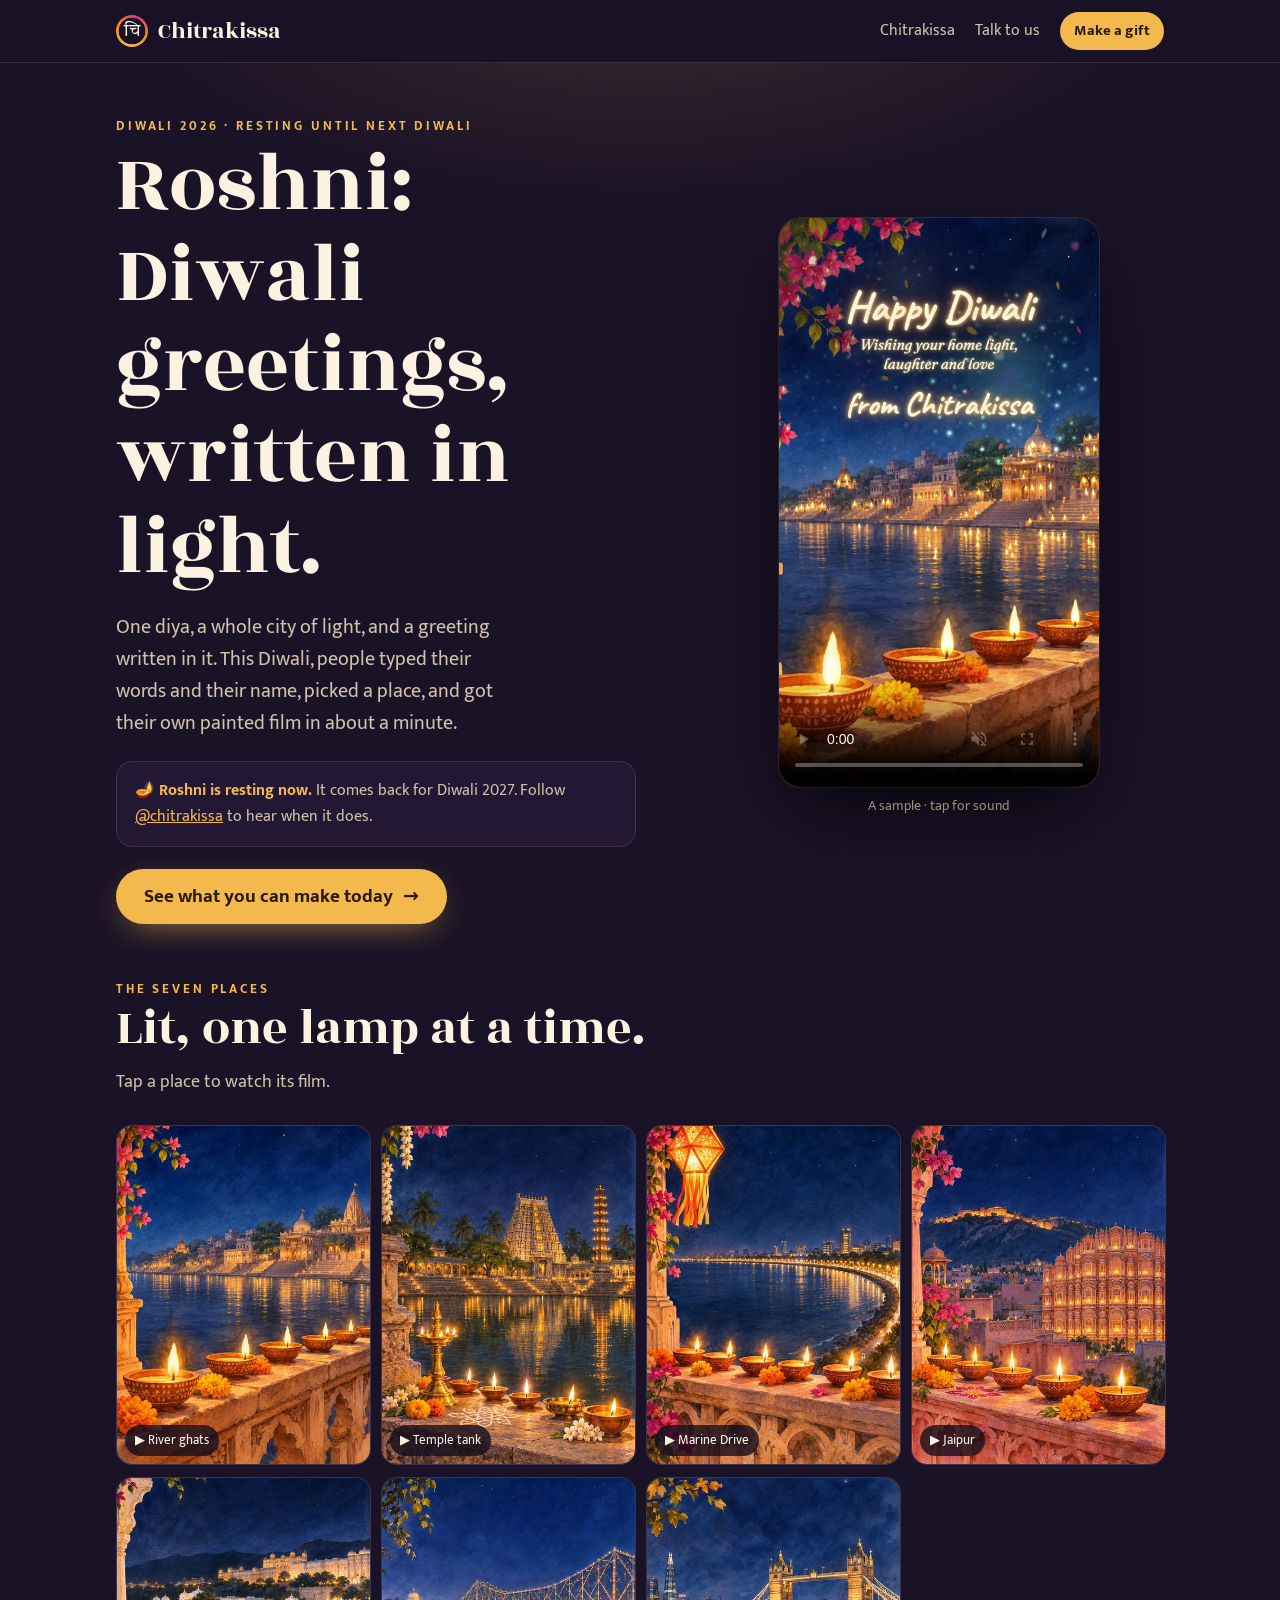
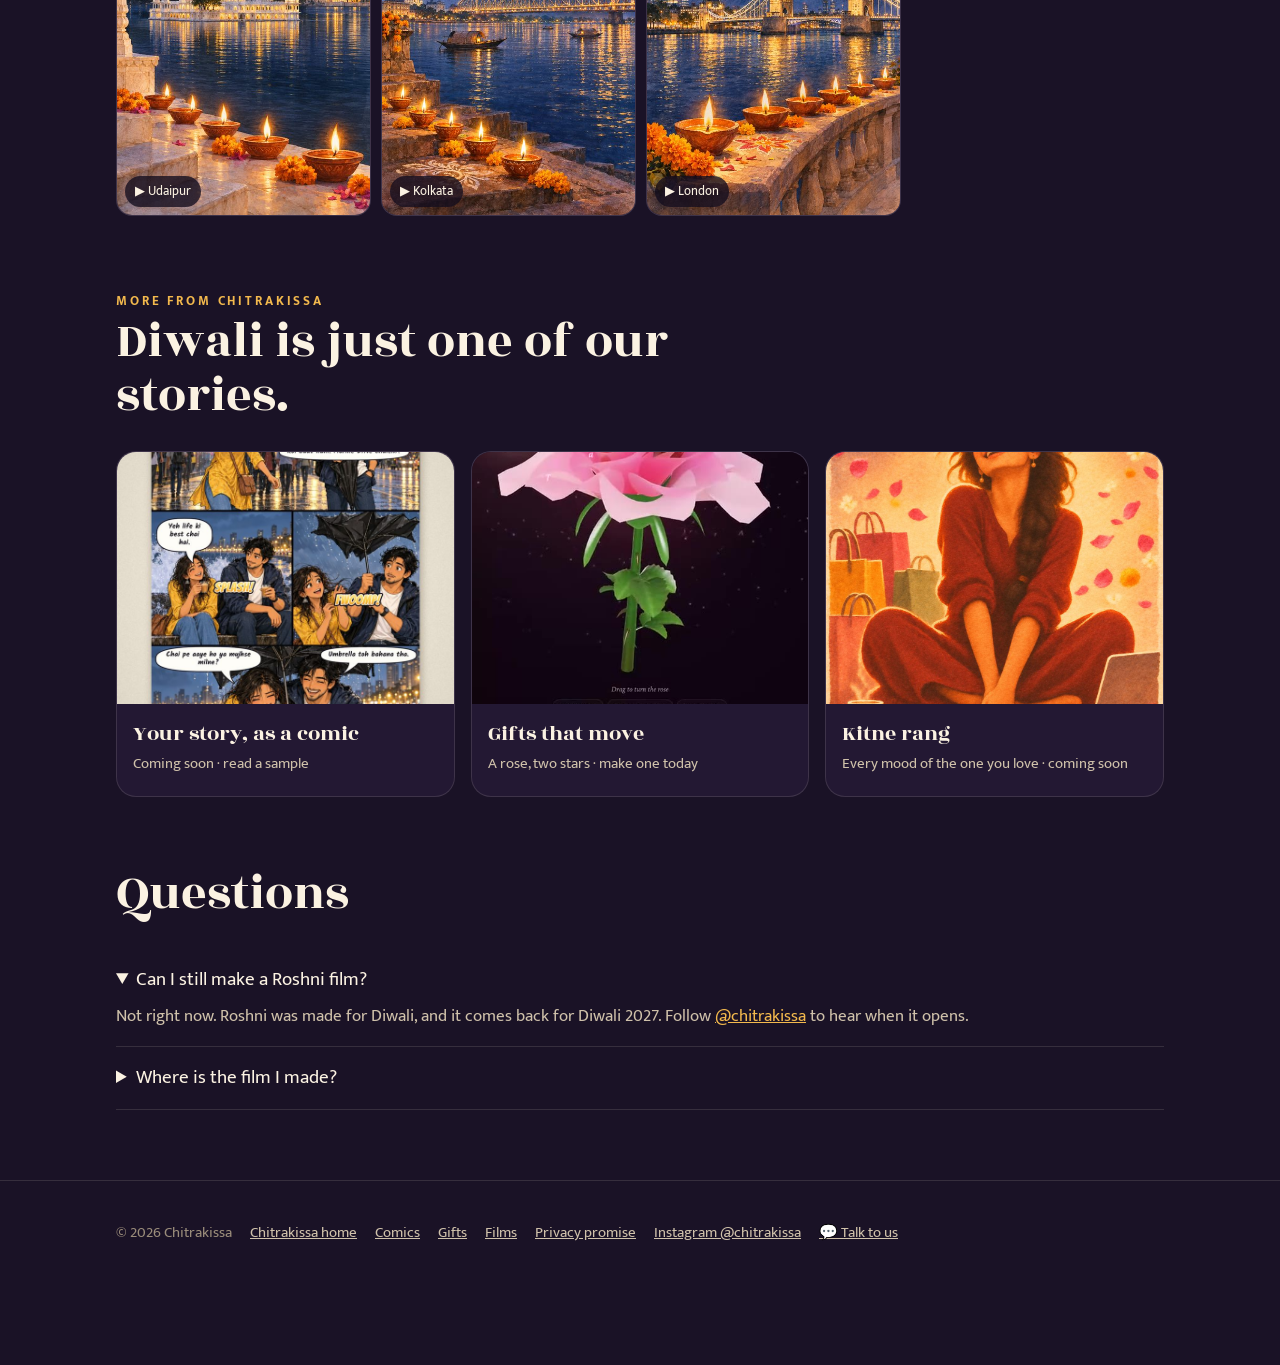
<file: diwali.html>
<!doctype html>
<html lang="en">
<head>
<meta charset="utf-8">
<meta name="viewport" content="width=device-width, initial-scale=1, viewport-fit=cover">
<title>Roshni · Diwali 2026 · Chitrakissa</title>
<meta name="description" content="Roshni was Chitrakissa's free Diwali greeting film for 2026: one diya, a whole city of light, and your greeting written in it. Seven places. Back for Diwali 2027.">
<meta property="og:title" content="Roshni · Diwali 2026 · Chitrakissa">
<meta property="og:description" content="One diya, a whole city of light. Our Diwali 2026 greeting films, back for Diwali 2027.">
<meta property="og:image" content="media/roshni_north.jpg">
<link rel="canonical" href="https://chitrakissa.github.io/diwali.html">
<meta name="theme-color" content="#1a1226">
<link rel="preconnect" href="https://fonts.googleapis.com"><link rel="preconnect" href="https://fonts.gstatic.com" crossorigin>
<link href="https://fonts.googleapis.com/css2?family=Mukta:wght@400;500;700&family=Rozha+One&family=Tiro+Devanagari+Hindi&display=swap" rel="stylesheet">
<style>
/* Roshni after Diwali 2026: a gallery of the seven places, resting until Diwali 2027.
   The live maker (form + script) is in _archive/diwali_roshni_2026_live.html: copy it back to reopen. */
:root {
  --raat: #1a1226; --raat-2: #231833; --raat-3: #2e2142; --line: rgba(251, 242, 226, .12);
  --diya: #f3b94d; --marigold: #ee8a1c; --rani: #d63a6e; --cream: #fbf2e2; --cream-2: #cfc1aa; --cream-3: #9a8c7a;
  --display: "Rozha One", Georgia, serif; --body: "Mukta", system-ui, sans-serif; --deva: "Tiro Devanagari Hindi", serif;
  color-scheme: dark;
}
* { box-sizing: border-box; }
html { scroll-behavior: smooth; -webkit-text-size-adjust: 100%; }
html, body { overflow-x: clip; }
body { margin: 0; background: var(--raat); color: var(--cream); font: 18px/1.6 var(--body); -webkit-font-smoothing: antialiased; }
img, video { display: block; max-width: 100%; }
a { color: inherit; }
:focus-visible { outline: 2px solid var(--diya); outline-offset: 3px; border-radius: 6px; }
.wrap { max-width: 1080px; margin: 0 auto; padding: 0 16px; }
h1, h2, h3 { font-family: var(--display); font-weight: 400; margin: 0; line-height: 1.08; }
h2 { font-size: clamp(32px, 5.4vw, 50px); }
p { margin: 0; }
.eyebrow { font: 700 13px/1 var(--body); letter-spacing: .22em; text-transform: uppercase; color: var(--diya); }
.btn { display: inline-flex; align-items: center; justify-content: center; gap: 10px; background: var(--diya); color: #2a1a05; text-decoration: none; border: 0; cursor: pointer;
  font: 700 19px/1 var(--body); padding: 18px 28px; border-radius: 999px; box-shadow: 0 10px 34px -12px rgba(243, 185, 77, .7); transition: background .15s, transform .15s; }
.btn:hover { background: #ffc960; transform: translateY(-1px); }
.btn.ghost { background: transparent; color: var(--cream); box-shadow: inset 0 0 0 1.5px rgba(251, 242, 226, .35); }

.top { position: sticky; top: 0; z-index: 30; background: rgba(26, 18, 38, .85); backdrop-filter: blur(10px); border-bottom: 1px solid var(--line); }
.top .wrap { display: flex; align-items: center; height: 62px; gap: 18px; }
.mark { display: flex; align-items: center; gap: 10px; text-decoration: none; font: 400 23px var(--display); }
.mark i { display: grid; place-items: center; width: 32px; height: 32px; border-radius: 50%; font: normal 17px var(--deva); color: var(--cream);
  background: radial-gradient(circle, var(--raat) 58%, transparent 60%), conic-gradient(from 200deg, var(--diya), var(--marigold), var(--rani), var(--marigold), var(--diya)); }
.top nav { margin-left: auto; display: flex; gap: 20px; align-items: center; font-size: 16px; }
.top nav a { text-decoration: none; color: var(--cream-2); }
.top nav .go { color: #2a1a05; background: var(--diya); padding: 7px 14px; border-radius: 999px; font-weight: 700; font-size: 15px; }
@media (max-width: 640px) { .top nav .opt { display: none; } }

.hero { padding: 48px 0 30px; position: relative; overflow: hidden; }
.hero::before { content: ''; position: absolute; inset: -30% -10% auto; height: 560px; pointer-events: none; background: radial-gradient(50% 60% at 50% 30%, rgba(243, 185, 77, .16), transparent 70%); }
.hero .grid { display: grid; grid-template-columns: 1.1fr .9fr; gap: 48px; align-items: center; position: relative; }
.hero h1 { font-size: clamp(46px, 7.4vw, 84px); }
.hero .lede { color: var(--cream-2); font-size: 20px; margin: 18px 0 0; max-width: 32ch; }
.value { margin: 22px 0 0; font-size: 18px; color: var(--cream-2); } .value s { color: var(--cream-3); } .value b { color: var(--diya); }
.cta { margin-top: 22px; display: flex; flex-wrap: wrap; gap: 12px; align-items: center; }
.cta small { color: var(--cream-3); font-size: 15px; }
.phone { justify-self: center; width: min(320px, 78vw); margin: 0; }
.phone video { width: 100%; aspect-ratio: 9 / 16; border-radius: 22px; background: #000; box-shadow: 0 30px 70px -24px #000, 0 0 0 1px var(--line); }
.phone figcaption { text-align: center; font-size: 14px; color: var(--cream-3); margin-top: 8px; }
.badges { display: grid; grid-template-columns: repeat(3, 1fr); gap: 10px; margin-top: 26px; max-width: 560px; }
.badge { padding: 12px 10px; border-radius: 14px; background: var(--raat-2); border: 1px solid var(--line); font-size: 14px; line-height: 1.35; color: var(--cream-2); }
.badge i { display: block; font-style: normal; font-size: 20px; margin-bottom: 4px; }
@media (max-width: 860px) { .hero .grid { grid-template-columns: 1fr; gap: 30px; } .hero { padding-top: 34px; } .phone { width: min(260px, 70vw); } }

section { padding: 70px 0; }
.head { max-width: 640px; margin-bottom: 28px; } .head p { color: var(--cream-2); margin-top: 12px; }
.steps { display: grid; grid-template-columns: repeat(3, 1fr); gap: 16px; counter-reset: s; }
.step { padding: 22px; border-radius: 20px; background: var(--raat-2); border: 1px solid var(--line); }
.step::before { counter-increment: s; content: counter(s); display: grid; place-items: center; width: 34px; height: 34px; border-radius: 50%; background: var(--diya); color: #2a1a05; font-weight: 700; margin-bottom: 12px; }
.step h3 { font-size: 24px; } .step p { color: var(--cream-2); font-size: 16px; margin-top: 6px; }
.tpls { display: grid; grid-template-columns: 1fr 1fr; gap: 16px; }
.tpl { border-radius: 20px; overflow: hidden; background: var(--raat-2); border: 1px solid var(--line); }
.tpl img { width: 100%; aspect-ratio: 4 / 5; object-fit: cover; object-position: 50% 40%; }
.regions .tpl img { object-position: 50% 40%; }
.tpl div { padding: 16px 18px 20px; } .tpl h3 { font-size: 26px; } .tpl p { color: var(--cream-2); font-size: 16px; margin-top: 4px; }
.cities { margin-top: 16px; color: var(--cream-3); font-size: 15px; }
.trust { display: grid; grid-template-columns: 1fr 1fr; gap: 26px; align-items: start; }
.trust ul { margin: 0; padding: 0; list-style: none; display: grid; gap: 12px; }
.trust li { padding: 14px 16px; border-radius: 14px; background: var(--raat-2); border: 1px solid var(--line); color: var(--cream-2); font-size: 16px; }
.trust li b { color: var(--cream); }
.trust a { color: var(--diya); }
.next { padding: 26px; border-radius: 24px; background: linear-gradient(160deg, var(--raat-3), var(--raat-2)); border: 1px solid var(--line); }
.chips { display: flex; flex-wrap: wrap; gap: 8px; margin: 18px 0 22px; }
.chips button { padding: 9px 14px; border-radius: 999px; border: 1.5px solid rgba(251, 242, 226, .22); font: 15.5px var(--body); color: var(--cream-2); background: none; cursor: pointer; transition: background .2s, color .2s; }
.chips button:hover { border-color: var(--cream); color: var(--cream); }
.chips button[aria-pressed="true"] { background: var(--diya); border-color: var(--diya); color: #2a1a05; }
.chips button[aria-pressed="true"]::before { content: '✓ '; }
.film { all: unset; display: block; position: relative; cursor: pointer; width: 100%; }
.film span { position: absolute; left: 12px; bottom: 12px; background: rgba(20, 14, 30, .78); color: var(--cream); font-size: 14px; padding: 6px 12px; border-radius: 999px; }
.film:hover img { filter: brightness(1.08); }
.film:focus-visible { outline: 2px solid var(--diya); outline-offset: 3px; }
.lb { position: fixed; inset: 0; z-index: 90; background: rgba(10, 6, 16, .92); display: grid; place-items: center; padding: 16px; }
.lb[hidden] { display: none; }
.lb video { max-height: 88vh; width: auto; max-width: 100%; aspect-ratio: 9 / 16; border-radius: 16px; background: #000; }
.lb button { position: absolute; top: 14px; right: 16px; background: none; border: 0; color: var(--cream); font-size: 34px; cursor: pointer; line-height: 1; }
.more3 { display: grid; grid-template-columns: repeat(3, 1fr); gap: 16px; }
.more3 a { text-decoration: none; border-radius: 20px; overflow: hidden; background: var(--raat-2); border: 1px solid var(--line); display: block; }
.more3 img { width: 100%; aspect-ratio: 4 / 3; object-fit: cover; }
.more3 div { padding: 14px 16px 18px; } .more3 b { font: 400 22px var(--display); display: block; } .more3 span { color: var(--cream-2); font-size: 15px; }
@media (max-width: 860px) { .more3 { grid-template-columns: 1fr; } }
.maker { margin-top: 22px; display: grid; grid-template-columns: minmax(0, 1fr); gap: 6px; max-width: 520px; }
.maker .f { font-size: 15px; color: var(--cream-2); margin-top: 12px; }
.maker input[type=text] { width: 100%; font: 17px var(--body); color: var(--cream); background: var(--raat-2); border: 1px solid var(--line); border-radius: 12px; padding: 13px 14px; }
.maker input[type=text]:focus { outline: none; border-color: var(--diya); }
.fstep { display: flex; align-items: center; gap: 10px; margin-top: 18px; font: 600 18px var(--body); color: var(--cream); }
.fstep label { font: inherit; color: inherit; }
.fstep .num { flex: none; width: 28px; height: 28px; border-radius: 50%; background: var(--diya); color: #2a1a05; display: grid; place-items: center; font-size: 15px; }
.fstep em { font-style: normal; font-weight: 400; color: var(--cream-3); font-size: 15px; }
.hero .grid > div { min-width: 0; }
.pwrap { position: relative; margin: 6px 0 0; }
.places { display: flex; gap: 10px; overflow-x: auto; scroll-snap-type: x mandatory; padding: 6px 2px 8px; scrollbar-width: none; -webkit-overflow-scrolling: touch; }
.places::-webkit-scrollbar { display: none; }
.place { position: relative; flex: 0 0 40%; max-width: 190px; scroll-snap-align: start; cursor: pointer; border-radius: 16px; overflow: hidden; border: 2px solid transparent; background: var(--raat-2); transition: transform .2s, opacity .2s, border-color .2s; }
.place[hidden] { display: none; }
.place input { position: absolute; opacity: 0; }
.place .pic { position: relative; display: block; aspect-ratio: 3 / 4; overflow: hidden; }
.place .pic img, .place .pic video { position: absolute; inset: 0; width: 100%; height: 100%; object-fit: cover; }
.place .cap { display: block; padding: 8px 10px 10px; font-size: 12.5px; line-height: 1.3; color: var(--cream-3); }
.place b { display: block; color: var(--cream); font-size: 15px; font-weight: 600; }
.places:has(input:checked) .place:not(:has(input:checked)) { opacity: .62; }
.place:has(input:checked) { border-color: var(--diya); box-shadow: 0 0 0 3px rgba(243, 185, 77, .25), 0 10px 30px -10px rgba(243, 185, 77, .5); }
.place:has(input:checked)::after { content: '✓'; position: absolute; top: 8px; right: 8px; width: 26px; height: 26px; border-radius: 50%; background: var(--diya); color: #2a1a05; display: grid; place-items: center; font: 700 15px var(--body); }
.place:has(input:focus-visible) { outline: 2px solid var(--cream); outline-offset: 2px; }
.picked { margin: 2px 0 0; font-size: 15px; color: var(--cream-2); } .picked b { color: var(--diya); } .picked .swipe { color: var(--cream-3); }
.pnav { display: none; position: absolute; top: 38%; width: 36px; height: 36px; border-radius: 50%; border: 1px solid var(--line); background: rgba(16, 12, 26, .85); color: var(--cream); font-size: 22px; line-height: 1; cursor: pointer; }
.pnav.prev { left: 2px; } .pnav.next { right: 2px; }
@media (hover: hover) and (min-width: 861px) { .pnav { display: block; } .place { flex-basis: 30%; } .picked .swipe { display: none; } }
@media (max-width: 860px) { .phone { display: none; } }   /* on phones the chosen card plays its own preview */
.gchips { display: flex; flex-wrap: wrap; gap: 7px; margin-bottom: 6px; }
.gchips button { font: 15px var(--body); padding: 8px 13px; border-radius: 999px; border: 1.5px solid rgba(251, 242, 226, .22); background: none; color: var(--cream-2); cursor: pointer; }
.gchips button.on { background: var(--diya); border-color: var(--diya); color: #2a1a05; }
.count { font-size: 13px; color: var(--cream-3); margin-top: -2px; } .count.full { color: var(--diya); }
.maker .btn { margin-top: 16px; } .err { color: #ff9b8a; min-height: 1.2em; font-size: 15px; }
.small-note { font-size: 14px; color: var(--cream-3); }
.gal { display: grid; grid-template-columns: repeat(4, minmax(0, 1fr)); gap: 12px; margin-top: 26px; }
.gal .film { border-radius: 16px; overflow: hidden; background: var(--raat-2); border: 1px solid var(--line); }
.gal .film img { width: 100%; aspect-ratio: 3 / 4; object-fit: cover; }
.gal .film span { left: 8px; bottom: 8px; font-size: 13px; padding: 5px 10px; }
.rest { margin-top: 22px; padding: 16px 18px; border-radius: 16px; background: var(--raat-2); border: 1px solid var(--line); color: var(--cream-2); font-size: 16px; max-width: 520px; }
.rest b { color: var(--diya); }
@media (max-width: 860px) { .gal { grid-template-columns: repeat(2, minmax(0, 1fr)); } }
.lastfilm[hidden] { display: none; }
.lastfilm { display: block; margin-bottom: 16px; padding: 12px 16px; border-radius: 14px; background: var(--raat-3); border: 1px solid var(--diya); color: var(--cream); text-decoration: none; font-size: 16px; }
.lastfilm b { color: var(--diya); }
.faq details { border-bottom: 1px solid var(--line); padding: 16px 0; }
.faq summary { cursor: pointer; font-size: 19px; }
.faq details p { color: var(--cream-2); margin-top: 8px; font-size: 16.5px; }
.faq a { color: var(--diya); }
footer { padding: 40px 0 120px; border-top: 1px solid var(--line); color: var(--cream-3); font-size: 15px; }
footer .wrap { display: flex; flex-wrap: wrap; gap: 18px; } footer a { color: var(--cream-2); }
.dock { position: fixed; left: 0; right: 0; bottom: 0; padding: 12px 16px calc(12px + env(safe-area-inset-bottom)); background: linear-gradient(transparent, rgba(26, 18, 38, .95) 35%); display: none; z-index: 40; }
.dock .btn { width: 100%; }
@media (max-width: 860px) { .steps, .tpls, .trust { grid-template-columns: 1fr; } .dock { display: block; } section { padding: 54px 0; } }
@media (max-width: 860px) { .tpls.regions { grid-template-columns: 1fr 1fr; gap: 10px; } .regions .tpl img { aspect-ratio: 3 / 4; } .regions .tpl h3 { font-size: 19px; } .regions .tpl p { font-size: 13px; line-height: 1.45; } }
</style>
</head>
<body>
<div class="top"><div class="wrap">
  <a class="mark" href="./"><i>चि</i>Chitrakissa</a>
  <nav><a class="opt" href="./">Chitrakissa</a><a class="opt" href="https://ig.me/m/chitrakissa">Talk to us</a><a class="go" href="gifts.html">Make a gift</a></nav>
</div></div>

<section class="hero" id="roshni"><div class="wrap grid">
  <div>
    <span class="eyebrow">Diwali 2026 · resting until next Diwali</span>
    <h1>Roshni: Diwali greetings, written in light.</h1>
    <p class="lede">One diya, a whole city of light, and a greeting written in it. This Diwali, people typed their words and their name, picked a place, and got their own painted film in about a minute.</p>
    <p class="rest">🪔 <b>Roshni is resting now.</b> It comes back for Diwali 2027. Follow <a href="https://instagram.com/chitrakissa" style="color:var(--diya)">@chitrakissa</a> to hear when it does.</p>
    <div class="cta"><a class="btn" href="gifts.html">See what you can make today <span>→</span></a></div>
  </div>
  <figure class="phone">
    <video id="r-sample" src="media/roshni_north.mp4#t=4" poster="media/roshni_north.jpg" autoplay muted loop playsinline controls preload="metadata"></video>
    <figcaption>A sample · tap for sound</figcaption>
  </figure>
</div></section>



<section style="padding-top:20px"><div class="wrap">
  <div class="head"><span class="eyebrow">The seven places</span><h2>Lit, one lamp at a time.</h2><p>Tap a place to watch its film.</p></div>
  <div class="gal">
    <button class="film" type="button" data-film="roshni_north"><img src="media/place/north.jpg" alt="River ghats" loading="lazy"><span>▶ River ghats</span></button>
    <button class="film" type="button" data-film="roshni_south"><img src="media/place/south.jpg" alt="Temple tank" loading="lazy"><span>▶ Temple tank</span></button>
    <button class="film" type="button" data-film="roshni_west"><img src="media/place/west.jpg" alt="Marine Drive" loading="lazy"><span>▶ Marine Drive</span></button>
    <button class="film" type="button" data-film="roshni_jaipur"><img src="media/place/jaipur.jpg" alt="Jaipur" loading="lazy"><span>▶ Jaipur</span></button>
    <button class="film" type="button" data-film="roshni_udaipur"><img src="media/place/udaipur.jpg" alt="Udaipur" loading="lazy"><span>▶ Udaipur</span></button>
    <button class="film" type="button" data-film="roshni_kolkata"><img src="media/place/kolkata.jpg" alt="Kolkata" loading="lazy"><span>▶ Kolkata</span></button>
    <button class="film" type="button" data-film="roshni_london"><img src="media/place/london.jpg" alt="London" loading="lazy"><span>▶ London</span></button>
  </div>
</div></section>

<section style="padding-top:0"><div class="wrap">
  <div class="head"><span class="eyebrow">More from Chitrakissa</span><h2>Diwali is just one of our stories.</h2></div>
  <div class="more3">
    <a href="comics.html"><img src="media/comic/b_mumbai.jpg" alt="A painted comic page" loading="lazy"><div><b>Your story, as a comic</b><span>Coming soon · read a sample</span></div></a>
    <a href="gifts.html"><img src="media/gift_rose.jpg" alt="A glowing rose with a name drifting around it" loading="lazy"><div><b>Gifts that move</b><span>A rose, two stars · make one today</span></div></a>
    <a href="films.html"><img src="media/moods/centre.jpg" alt="A painted girl laughing among her moods" loading="lazy"><div><b>Kitne rang</b><span>Every mood of the one you love · coming soon</span></div></a>
  </div>
</div></section>

<section class="faq" style="padding-top:0"><div class="wrap">
  <div class="head"><h2>Questions</h2></div>
  <details open><summary>Can I still make a Roshni film?</summary><p>Not right now. Roshni was made for Diwali, and it comes back for Diwali 2027. Follow <a href="https://instagram.com/chitrakissa">@chitrakissa</a> to hear when it opens.</p></details>
  <details><summary>Where is the film I made?</summary><p>As promised, every film and its words were deleted 1 hour after it was made. If you saved it to your phone, it is yours to keep and share.</p></details>
</div></section>

<footer><div class="wrap">
  <span>© 2026 Chitrakissa</span><a href="./">Chitrakissa home</a><a href="comics.html">Comics</a><a href="gifts.html">Gifts</a><a href="films.html">Films</a><a href="privacy.html">Privacy promise</a><a href="https://instagram.com/chitrakissa">Instagram @chitrakissa</a><a href="https://ig.me/m/chitrakissa">💬 Talk to us</a>
</div></footer>
<div class="lb" id="lb" hidden><button type="button" aria-label="Close">×</button><video controls playsinline></video></div>
<script>
// each place opens its sample film
const lb = document.getElementById('lb'), lv = lb.querySelector('video');
document.querySelectorAll('.film').forEach(b => b.onclick = () => { lv.src = 'media/' + b.dataset.film + '.mp4'; lv.poster = 'media/' + b.dataset.film + '.jpg'; lb.hidden = false; lv.play().catch(() => {}); });
const shut = () => { lv.pause(); lv.removeAttribute('src'); lv.load(); lb.hidden = true; };
lb.querySelector('button').onclick = shut; lb.onclick = e => { if (e.target === lb) shut(); }; addEventListener('keydown', e => { if (e.key === 'Escape' && !lb.hidden) shut(); });
</script>
<script src="t.js" defer></script>
</body>
</html>
</file>
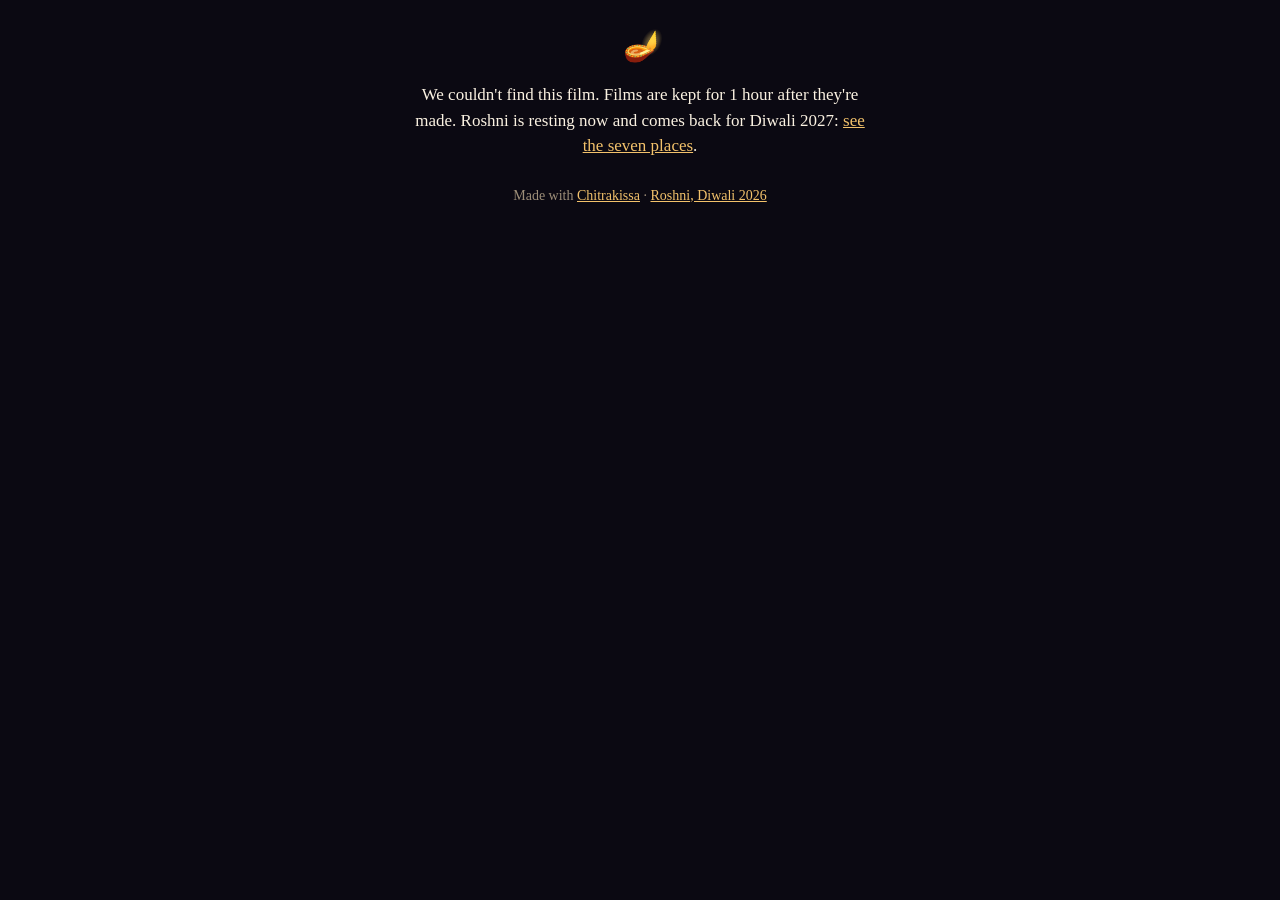
<file: film.html>
<!doctype html>
<html lang="en">
<head>
<meta charset="utf-8">
<meta name="viewport" content="width=device-width, initial-scale=1, viewport-fit=cover">
<title>Your Roshni film · Chitrakissa</title>
<meta property="og:title" content="A Diwali film, made for you 🪔">
<meta property="og:description" content="One diya, a whole city of light, and a greeting written for you.">
<meta property="og:image" content="https://chitrakissa.github.io/media/roshni_north.jpg">
<meta name="theme-color" content="#0b0912">
<style>
/* A Roshni film's own page: chitrakissa.github.io/film.html#<id>.<key>. While it is being made it waits and refreshes; then the film,
   Download, WhatsApp, one tap of feedback. The film's words and video come from the order inbox; nothing is stored here. */
body { margin: 0; background: #0b0912; color: #fbf2e2; font: 17px/1.5 Georgia, serif; text-align: center; }
main { max-width: 460px; margin: 0 auto; padding: 28px 16px 40px; }
h1 { font: italic 500 30px/1.2 Georgia, serif; margin: 0 0 4px; color: #fff3d6; } .from { color: #e9d7b6; margin: 0 0 18px; }
video { width: 100%; aspect-ratio: 9 / 16; border-radius: 18px; background: #000; margin-bottom: 16px; }
.btn { display: block; padding: 15px 18px; border-radius: 999px; background: #f3c26b; color: #2a1a05; text-decoration: none; font: 600 16px system-ui; margin: 10px 0; border: 0; width: 100%; cursor: pointer; }
.btn.ghost { background: none; color: #fbf2e2; border: 1px solid rgba(251, 242, 226, .35); }
.small { color: #b9a98f; font-size: 14px; } .made { margin-top: 26px; font-size: 14px; color: #9d8e78; } .made a { color: #f3c26b; }
.big { font-size: 22px; color: #fff3d6; margin: 22px 0 6px; }
.lamp { width: 70px; height: 110px; margin: 40px auto 0; background: radial-gradient(ellipse 22% 38% at 50% 40%, #fff6dc, #ffc35a 45%, rgba(255, 120, 30, 0) 70%); animation: f 1.2s ease-in-out infinite alternate; }
@keyframes f { to { transform: scale(1.06, 1.12); opacity: .85; } }
.bar { height: 6px; border-radius: 3px; background: rgba(251, 242, 226, .12); margin: 14px 0 8px; overflow: hidden; }
.bar i { display: block; height: 100%; width: 3%; background: linear-gradient(90deg, #f3c26b, #ffdf9a); transition: width 1s linear; }
.pulse { margin: 20px 0 6px; padding: 14px; border: 1px solid rgba(251, 242, 226, .18); border-radius: 16px; } .pulse p { margin: 0 0 10px; color: #fff3d6; }
.pulse button { font: 15px system-ui; margin: 3px; padding: 9px 13px; border-radius: 999px; border: 1px solid rgba(251, 242, 226, .3); background: none; color: #fbf2e2; cursor: pointer; }
.tipbox { background: rgba(243, 194, 107, .12); border: 1px solid rgba(243, 194, 107, .4); border-radius: 14px; padding: 12px 14px; font: 15px/1.45 system-ui; color: #fff3d6; margin: 0 0 10px; }
.tipbox .btn { margin: 10px 0 0; }
.keep { margin: -4px 0 12px; font: 15px/1.4 system-ui; color: #fff3d6; }
.ask { margin: 18px 0 14px; padding: 12px 12px 6px; border: 1px solid rgba(251, 242, 226, .18); border-radius: 16px; }
.ask .q { margin: 10px 0 6px; font: 600 15px system-ui; color: #fff3d6; }
.ask .chips { display: flex; flex-wrap: wrap; gap: 6px; justify-content: center; }
.ask .chips button { font: 14px system-ui; padding: 7px 11px; border-radius: 999px; border: 1px solid rgba(251, 242, 226, .3); background: none; color: #fbf2e2; cursor: pointer; }
.ask .chips button.on { background: #f3c26b; border-color: #f3c26b; color: #2a1a05; }
[hidden] { display: none !important; }
</style>
</head>
<body><main>
  <h1 id="greet">🪔</h1><p class="from" id="from"></p>
  <div id="wait"><div class="lamp"></div><p class="big">Your film is being made…</p><div class="bar"><i id="barfill"></i></div><p class="small" id="eta">Getting ready…</p>
    <div class="ask" id="ask"><p class="small">While we paint, two quick taps (optional, anonymous):</p>
      <p class="q">Who will you send it to?</p><div class="chips" data-q="who"><button type="button">Family</button><button type="button">Friends</button><button type="button">Partner</button><button type="button">Colleagues</button><button type="button">Everyone</button></div>
      <p class="q">Your age group</p><div class="chips" data-q="age"><button type="button">Under 18</button><button type="button">18–24</button><button type="button">25–34</button><button type="button">35–44</button><button type="button">45–54</button><button type="button">55+</button></div></div>
    <button class="btn ghost" type="button" id="copy">Copy my film's link</button><p class="small">You can close this page: your film waits here for 1 hour after it's ready.</p></div>
  <div id="done" hidden>
    <video id="v" controls playsinline autoplay muted loop></video>
    <p class="keep">⏳ Your film stays here for <b>1 hour</b>. Save it to your phone now.</p>
    <p class="tipbox" id="iab" hidden></p>
    <button class="btn" type="button" id="save" hidden>Save to my phone</button>
    <a class="btn" id="dl" download>Download the film</a>
    <div class="pulse" id="pulse"><p>Did you like it?</p><button type="button" data-r="loved">❤️ Loved it</button><button type="button" data-r="liked">🙂 Nice</button><button type="button" data-r="meh">😐 Meh</button></div>
    <p class="small">Then send it as a video in your groups and status.</p>
  </div>
  <p id="err" hidden>We couldn't find this film. Films are kept for 1 hour after they're made. Roshni is resting now and comes back for Diwali 2027: <a href="diwali.html" style="color:#f3c26b">see the seven places</a>.</p>
  <p class="made">Made with <a href="./">Chitrakissa</a> · <a href="diwali.html">Roshni, Diwali 2026</a></p>
</main>
<script>
(() => {
  const API = 'https://chitrakissa-orders.chitrakissa.workers.dev', $ = id => document.getElementById(id);
  const [id, key] = location.hash.slice(1).split('.');
  if (!id || !key) { $('wait').hidden = true; $('err').hidden = false; return; }
  try { localStorage.setItem('ck_roshni', location.href); } catch (e) {}
  $('copy').onclick = () => navigator.clipboard.writeText(location.href).then(() => $('copy').textContent = 'Copied ✓').catch(() => prompt('Copy this link:', location.href));
  const UA = navigator.userAgent, inApp = /Instagram|FBAN|FBAV|FB_IAB/.test(UA), android = /Android/i.test(UA);
  if (inApp) {   // Instagram/Facebook's own browser blocks downloads: send them to the real browser
    $('iab').hidden = false;
    $('iab').innerHTML = android
      ? `To save your film, open it in Chrome (Instagram can't save videos):<a class="btn" href="intent://${location.host}${location.pathname}${location.hash}#Intent;scheme=https;package=com.android.chrome;end">Open in Chrome</a>`
      : 'To save your film: tap <b>•••</b> at the top right, then <b>Open in browser</b>. Your film opens there with a <b>Save to my phone</b> button.';
  }
  let shown = false, state = {};
  function tick() {   // every second: how far along, how long left (never a fixed promise)
    if (shown || !state.status) return; const FILM = 130, now = Date.now(); let left, pct, msg;
    if (state.status === 'making' && state.startedAt) { const el = (now - state.startedAt) / 1000; left = Math.max(0, FILM - el); pct = Math.min(97, 8 + 89 * el / FILM);
      msg = left > 5 ? `Painting your film… about ${fmt(left)} left` : 'Almost there: adding the last touches…'; }
    else { left = (state.ahead + 1) * FILM; pct = 4; msg = state.ahead ? `${state.ahead} film${state.ahead > 1 ? 's' : ''} ahead of yours · about ${fmt(left)}` : 'Starting your film…'; }
    $('barfill').style.width = pct + '%'; $('eta').textContent = msg;
  }
  const fmt = s => s >= 90 ? `${Math.round(s / 60)} min` : `${Math.max(1, Math.round(s / 5) * 5)} sec`;
  setInterval(tick, 1000);
  async function check() {
    let j; try { const r = await fetch(`${API}/api/r/${id}?k=${encodeURIComponent(key)}`); if (r.status === 404) { $('wait').hidden = true; $('err').hidden = false; return; } j = await r.json(); } catch (e) { setTimeout(check, 10000); return; }
    $('greet').textContent = j.greet; $('from').textContent = 'from ' + j.from; document.title = `${j.greet} · from ${j.from}`;
    if (j.status === 'done' && !shown) {
      shown = true; $('wait').hidden = true; $('done').hidden = false; $('v').src = j.film; $('v').poster = j.poster; $('dl').href = j.film; $('dl').onclick = () => window.ckTrack && ckTrack('download');
      $('dl').setAttribute('download', 'Diwali-' + j.from.replace(/[^\w]+/g, '-') + '.mp4');
      $('dl').href = j.film + '&dl=1';   // the server says "save this", so one tap downloads (a link's download attribute is ignored across addresses)
      // Save to my phone: the phone's own share sheet (Save Video → Photos/Gallery, or WhatsApp), where it can take a video file
      const small = j.film,   /* one file now (≈11 MB): the HD film is small enough for the share sheet and WhatsApp */ name = 'Diwali-' + (j.from.replace(/[^\w]+/g, '-').replace(/^-+|-+$/g, '') || 'Roshni') + '.mp4';
      let canFiles = false; try { canFiles = !inApp && !!navigator.canShare && navigator.canShare({ files: [new File([new Blob()], name, { type: 'video/mp4' })] }); } catch (e) {}
      if (canFiles) { $('save').hidden = false; $('dl').hidden = true; }
      if (inApp) { $('save').hidden = true; $('dl').hidden = true; }   // inside Instagram/Facebook downloads don't work: the only action is the way out (Open in Chrome / Open in browser)   // one button: the share sheet (Save Video → Photos/Gallery) where the phone has it, else the plain download
      let file = null;
      $('save').onclick = async () => {
        const b = $('save'); window.ckTrack && ckTrack('download', 'share-sheet');
        try {
          if (!file) { b.textContent = 'Getting your film ready…'; b.disabled = true; file = new File([await (await fetch(small)).blob()], name, { type: 'video/mp4' }); }
          b.textContent = 'Save to my phone'; b.disabled = false;
          await navigator.share({ files: [file], title: j.greet });
        } catch (e) { b.textContent = 'Save to my phone'; b.disabled = false; if (e && e.name !== 'AbortError') location.href = $('dl').href; }
      };
      if (window.ckTrack) ckTrack('made', 'ready');
      return;
    }
    if (j.status === 'failed') { $('wait').hidden = true; $('err').hidden = false; $('err').firstChild.textContent = 'Something went wrong while making your film. We are sorry. '; return; }
    // an honest clock: a film takes ~130 s once it starts; each film ahead adds ~130 s
    const FILM = 130, skew = Date.now() - Date.parse(j.now);
    state = { status: j.status, ahead: j.ahead || 0, startedAt: j.started ? Date.parse(j.started) + skew : null, askedAt: state.askedAt || Date.now() };
    tick();
    setTimeout(check, 8000);
  }
  check();
  document.querySelectorAll('.ask .chips').forEach(c => c.onclick = e => {   // one tap per question, counted anonymously (who it's for, age group)
    const b = e.target.closest('button'); if (!b || c.dataset.done) return; c.dataset.done = 1; b.classList.add('on');
    if (window.ckTrack) ckTrack(c.dataset.q, b.textContent.replace('–', '-'));
    if (document.querySelectorAll('.ask .chips[data-done]').length === 2) $('ask').innerHTML = '<p class="small">Thank you 🪔 Your film is almost here.</p>';
  });
  document.querySelectorAll('#pulse button').forEach(b => b.onclick = () => { if (window.ckTrack) ckTrack('react', b.dataset.r); fetch(API + '/api/voice', { method: 'POST', headers: { 'content-type': 'application/json' }, body: JSON.stringify({ page: 'roshni', answers: { reaction: [b.dataset.r] } }) }).catch(() => {});
    $('pulse').innerHTML = b.dataset.r === 'meh' ? '<p>Thank you for telling us. We will make it better.</p>' : '<p>Thank you! Share it, and tag <b>@chitrakissa</b> 🪔</p>'; });
})();
</script>
<script src="t.js" defer></script>
</body>
</html>
</file>
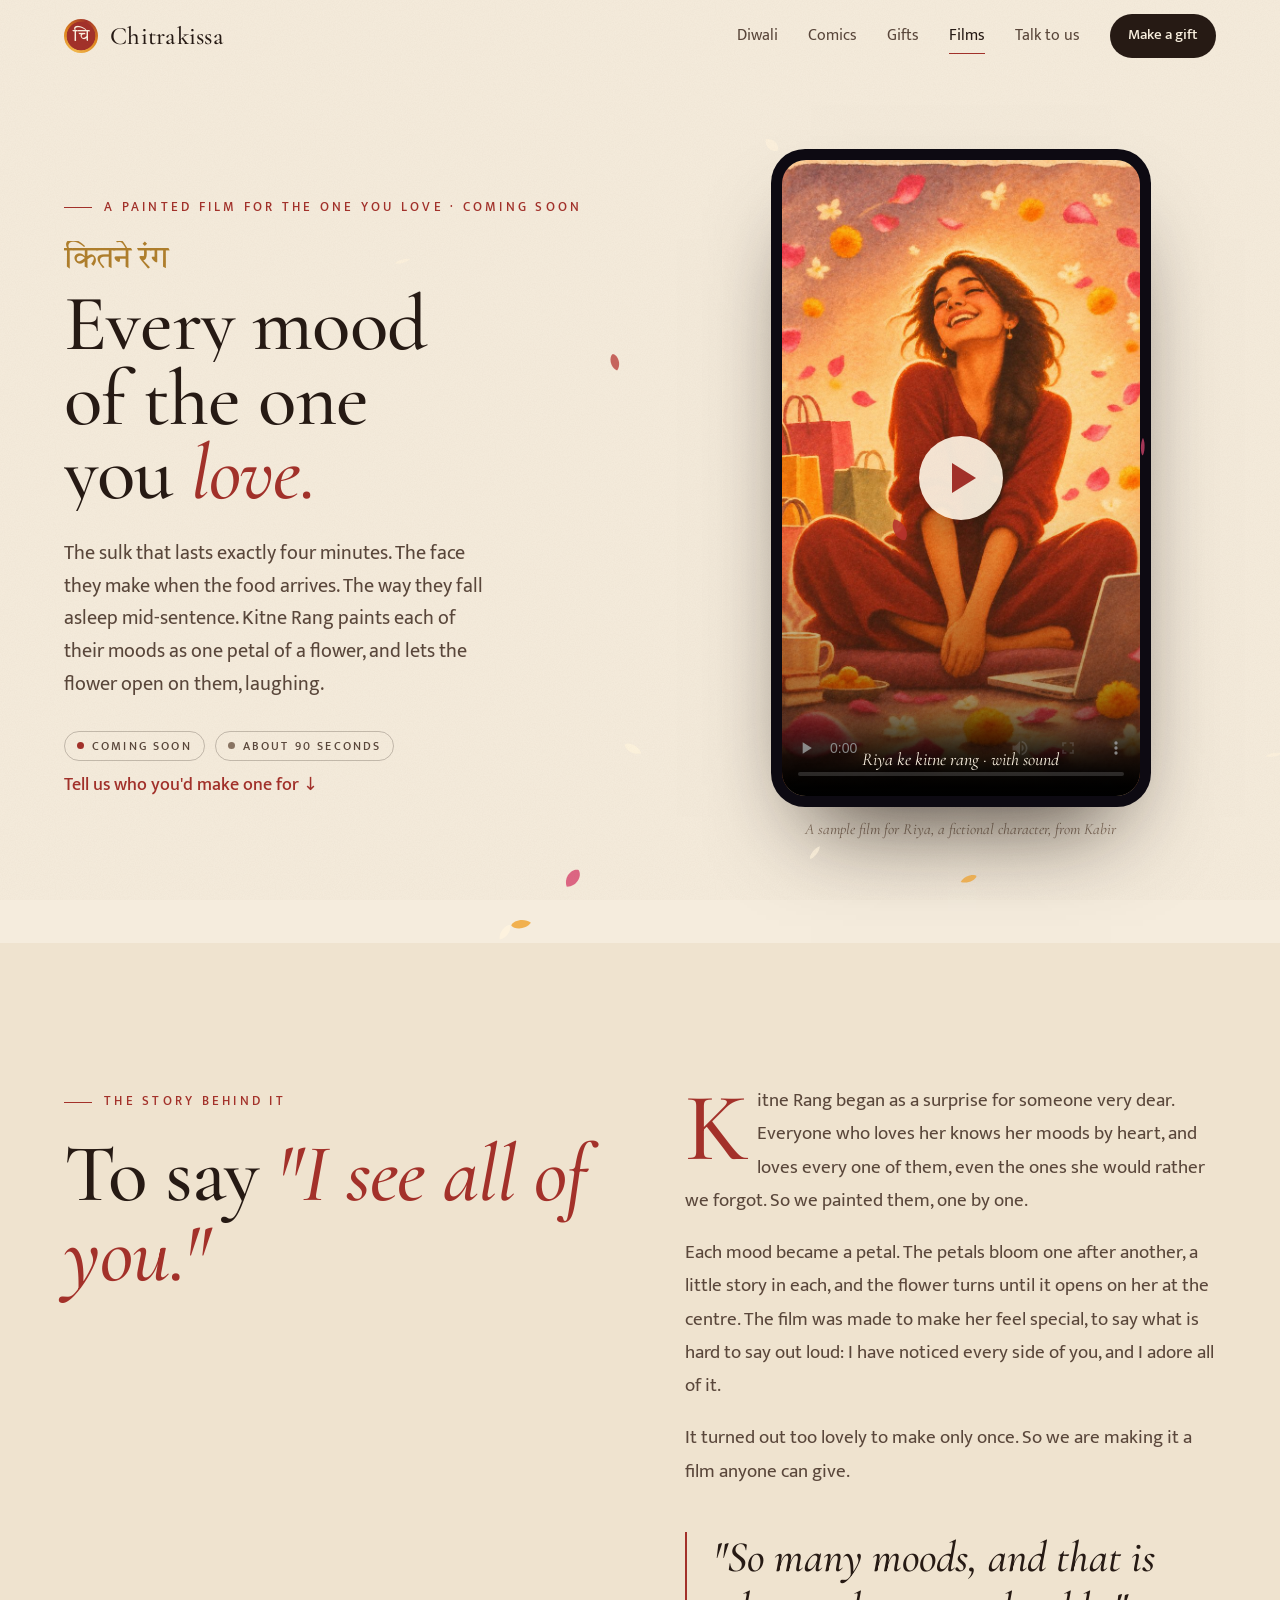
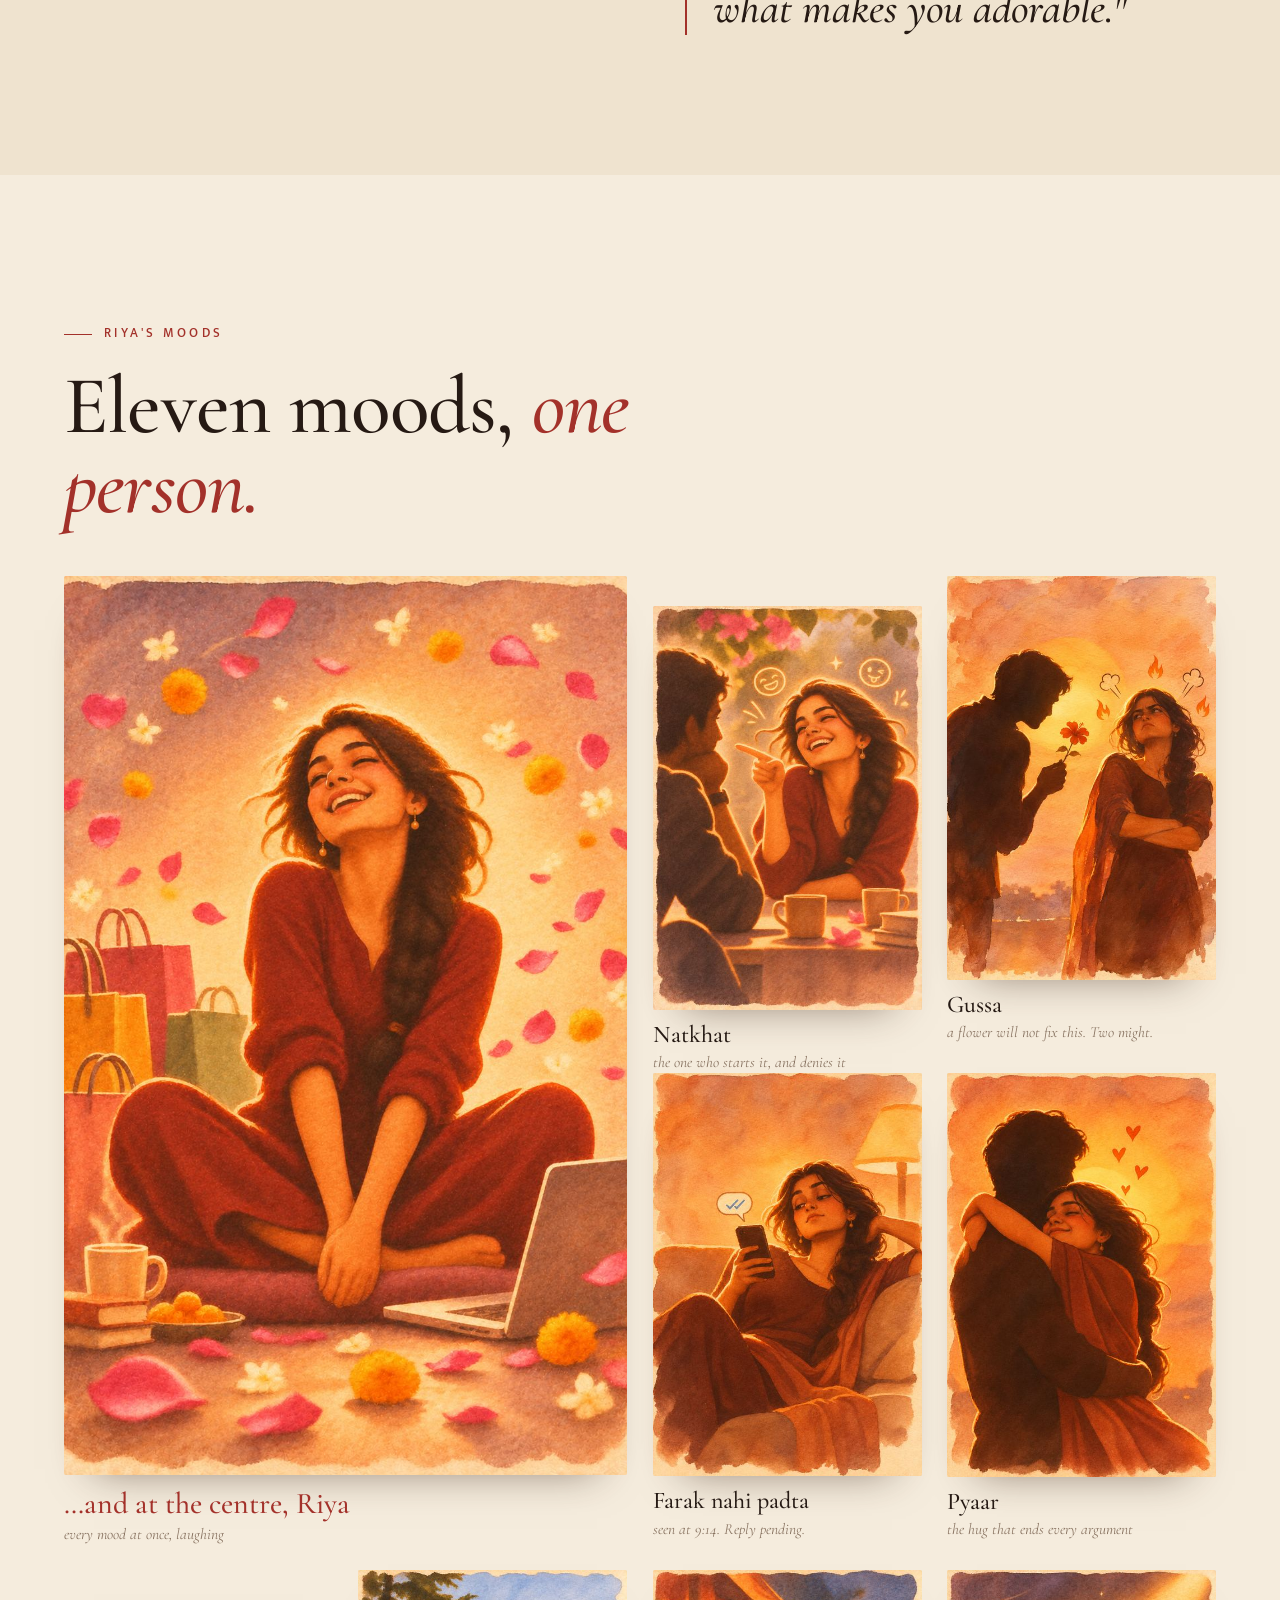
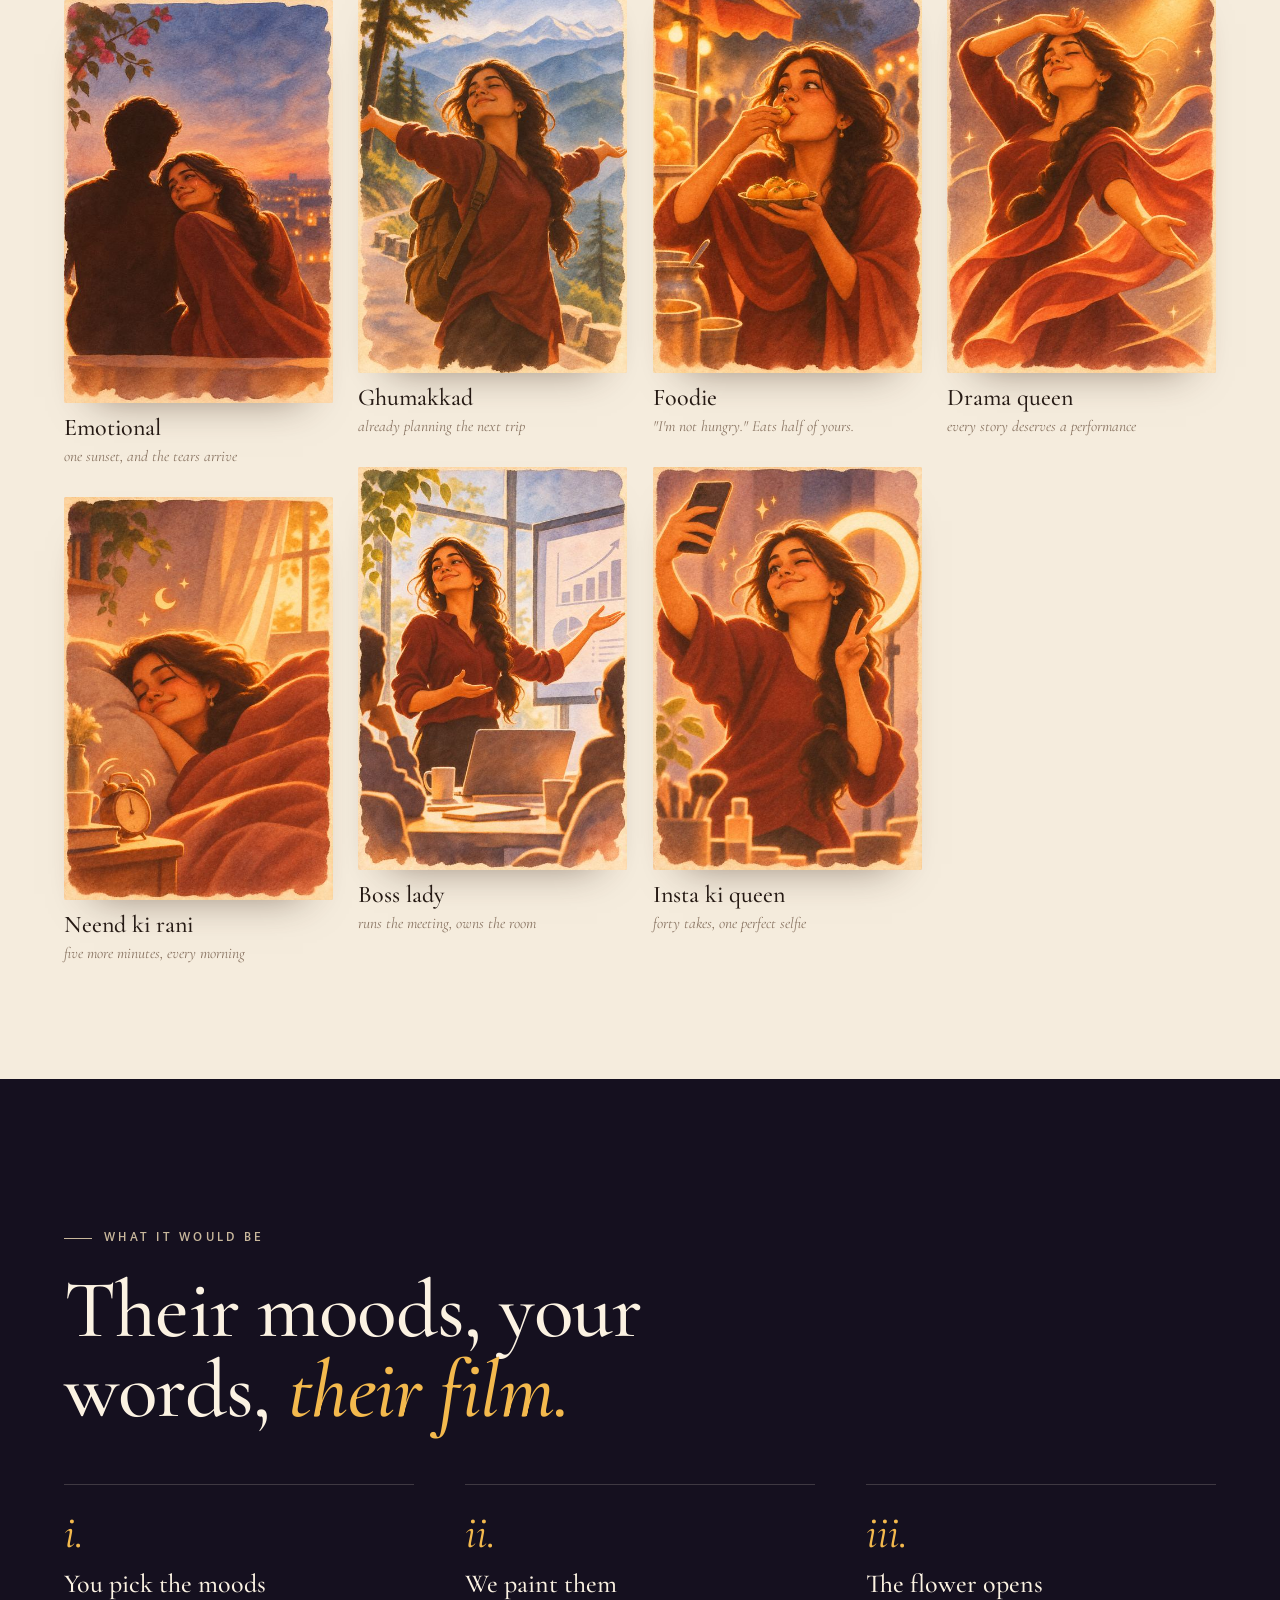
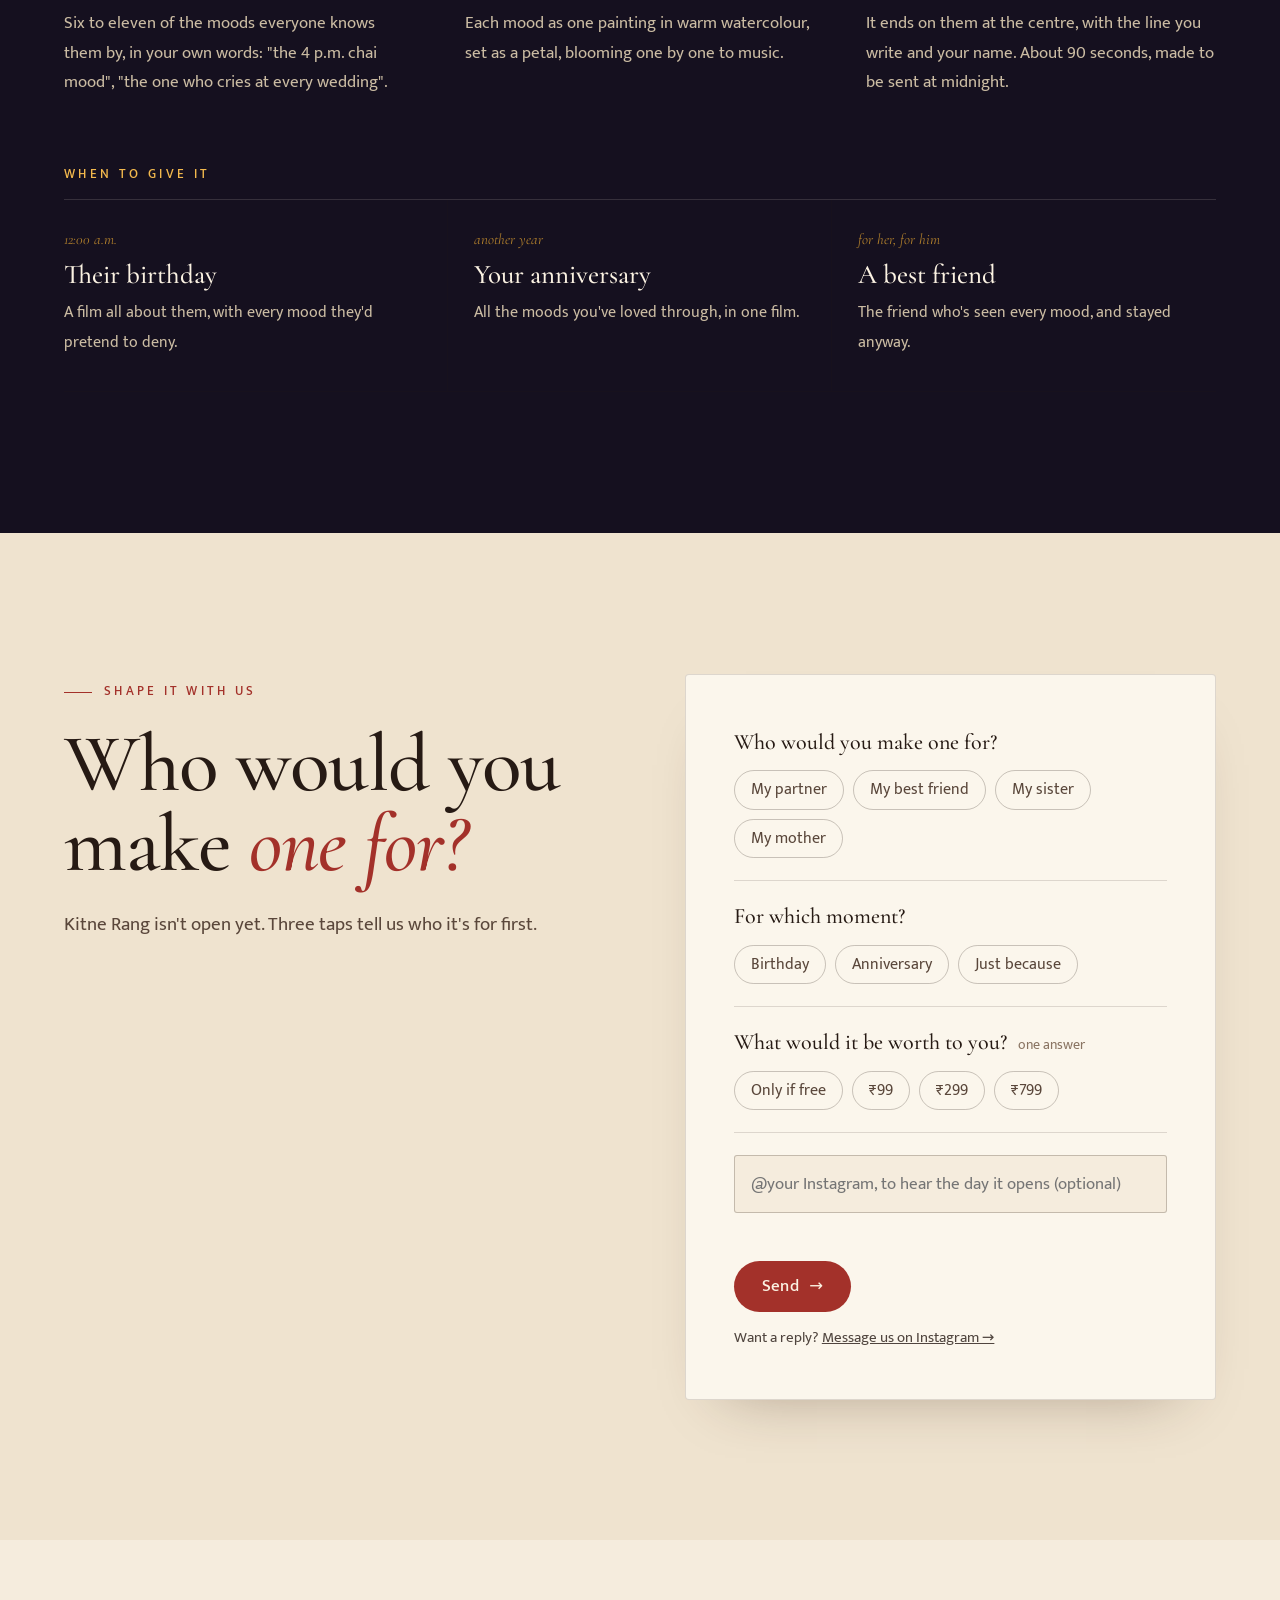
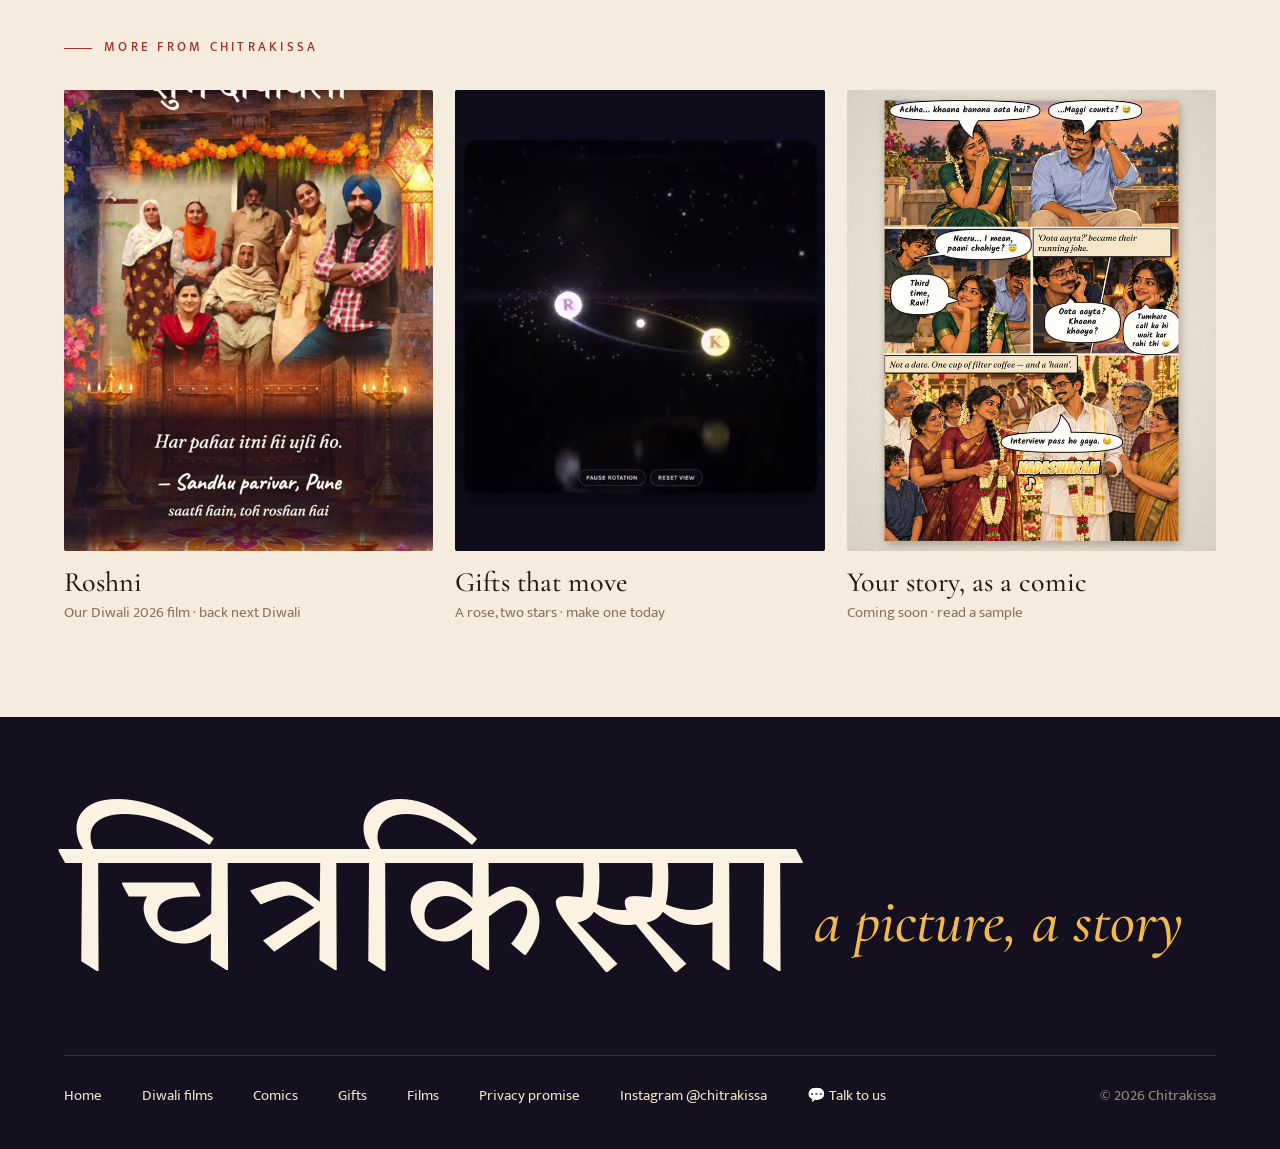
<file: films.html>
<!doctype html>
<html lang="en">
<head>
<meta charset="utf-8">
<meta name="viewport" content="width=device-width, initial-scale=1, viewport-fit=cover">
<title>Kitne Rang · Chitrakissa</title>
<meta name="description" content="Kitne Rang: a painted film of every mood of the one you love, each mood a petal of a flower that opens on them, laughing. Watch Riya's film. Coming soon from Chitrakissa.">
<meta property="og:title" content="Kitne Rang · every mood of the one you love, painted">
<meta property="og:description" content="Watch Riya's film, then tell us who you'd make one for.">
<meta property="og:image" content="media/moods/centre.jpg">
<meta name="theme-color" content="#f5ecdd">
<link rel="preconnect" href="https://fonts.googleapis.com"><link rel="preconnect" href="https://fonts.gstatic.com" crossorigin>
<link href="https://fonts.googleapis.com/css2?family=Cormorant+Garamond:ital,wght@0,400;0,500;0,600;1,400;1,500&family=Mukta:wght@300;400;500;700&family=Tiro+Devanagari+Hindi:ital@0;1&display=swap" rel="stylesheet">
<link rel="stylesheet" href="ck.css">
<style>
/* Films: Kitne Rang. The film first, then its story, the moods as a gallery, when to give it, and how we'd make it (asked, not assumed). */
.player { position: relative; width: min(380px, 88%); margin: 0 auto; border-radius: 34px; padding: 11px; background: #0d0a12; box-shadow: 0 50px 90px -40px rgba(20, 10, 5, .8); }
.player video { width: 100%; aspect-ratio: 9 / 16; border-radius: 24px; background: #000; object-fit: cover; }
.player .play { position: absolute; inset: 11px; border-radius: 24px; border: 0; cursor: pointer; display: grid; place-items: center; background: linear-gradient(transparent 55%, rgba(0, 0, 0, .55)); }
.player .play span { width: 84px; height: 84px; border-radius: 50%; background: rgba(251, 242, 226, .94); display: grid; place-items: center; box-shadow: 0 10px 40px rgba(0, 0, 0, .4); transition: transform .3s var(--ease); }
.player .play:hover span { transform: scale(1.08); }
.player .play span::before { content: ''; border-left: 24px solid var(--kumkum); border-top: 15px solid transparent; border-bottom: 15px solid transparent; margin-left: 6px; }
.player .play em { position: absolute; bottom: 26px; left: 0; right: 0; text-align: center; color: var(--cream); font: italic 18px var(--display); }
.player .play[hidden] { display: none; }
.hero-title .deva { display: block; font-size: .4em; color: var(--gold); margin-bottom: .25em; line-height: 1.2; }

.moods { display: grid; grid-template-columns: repeat(4, 1fr); gap: clamp(14px, 2vw, 26px); }
.mood { margin: 0; }
.mood .im { overflow: hidden; border-radius: 2px; background: var(--paper-3); aspect-ratio: 2 / 3; box-shadow: 0 24px 40px -30px rgba(60, 35, 20, .6); }
.mood img { width: 100%; height: 100%; object-fit: cover; transition: transform 1.4s var(--ease); }
.mood:hover img { transform: scale(1.05); }
.mood figcaption { margin-top: 12px; }
.mood b { display: block; font: 500 24px/1.1 var(--display); }
.mood span { font: italic 15.5px/1.35 var(--display); color: var(--ink-3); }
.mood.centre { grid-column: span 2; grid-row: span 2; }
.mood.centre .im { aspect-ratio: auto; height: calc(100% - 70px); }
.mood.centre b { color: var(--kumkum); font-size: 30px; }
.mood:nth-child(4n+2) { transform: translateY(30px); }
@media (max-width: 900px) { .moods { grid-template-columns: repeat(2, 1fr); } .mood.centre { grid-column: span 2; grid-row: auto; } .mood.centre .im { aspect-ratio: 2 / 3; height: auto; } .mood:nth-child(4n+2) { transform: none; } }
.recipe { counter-reset: r; display: grid; grid-template-columns: repeat(3, 1fr); gap: clamp(26px, 4vw, 54px); }
.recipe div { border-top: 1px solid rgba(251, 242, 226, .18); padding-top: 24px; }
.recipe div::before { counter-increment: r; content: counter(r, lower-roman) '.'; font: italic 46px/1 var(--display); color: #f3b94d; display: block; margin-bottom: 14px; }
.recipe b { display: block; font: 500 26px/1.15 var(--display); color: var(--cream); margin-bottom: 10px; }
.recipe span { color: #cbbca3; font-size: 16.5px; }
@media (max-width: 860px) { .recipe { grid-template-columns: 1fr; } }
</style>
</head>
<body>
<header class="nav"><div class="wrap">
  <a class="mark" href="./"><i>चि</i>Chitrakissa</a>
  <button class="menu" aria-label="Menu" aria-expanded="false"><span></span><span></span></button>
  <nav><a href="diwali.html">Diwali</a><a href="comics.html">Comics</a><a href="gifts.html">Gifts</a><a href="films.html" aria-current="page">Films</a><a href="https://ig.me/m/chitrakissa">Talk to us</a><a class="pill" href="gifts.html">Make a gift</a></nav>
</div></header>

<section class="page-hero" data-petals="14"><div class="wrap grid">
  <div>
    <span class="kicker c rv">A painted film for the one you love · coming soon</span>
    <h1 class="display-xl lines hero-title"><span class="deva"><span>कितने रंग</span></span><span><span>Every mood</span></span><span><span>of the one</span></span><span><span>you <em>love.</em></span></span></h1>
    <p class="lede rv d1">The sulk that lasts exactly four minutes. The face they make when the food arrives. The way they fall asleep mid-sentence. Kitne Rang paints each of their moods as one petal of a flower, and lets the flower open on them, laughing.</p>
    <div class="meta rv d2"><span class="tag soon">Coming soon</span><span class="tag">About 90 seconds</span><a class="link" href="#tell">Tell us who you'd make one for ↓</a></div>
  </div>
  <div class="rv d1">
    <div class="player">
      <video id="film" src="media/riya.mp4" poster="media/moods/centre.jpg" playsinline preload="none" controls></video>
      <button class="play" id="play" type="button" aria-label="Play Riya's film with sound"><span></span><em>Riya ke kitne rang · with sound</em></button>
    </div>
    <p class="cap" style="text-align:center">A sample film for Riya, a fictional character, from Kabir</p>
  </div>
</div></section>

<section class="pad band"><div class="wrap two">
  <div class="sticky"><span class="kicker c">The story behind it</span><h2 class="display-l" style="margin-top:20px">To say <em>"I see all of you."</em></h2></div>
  <div>
    <p class="body-l dropcap rv">Kitne Rang began as a surprise for someone very dear. Everyone who loves her knows her moods by heart, and loves every one of them, even the ones she would rather we forgot. So we painted them, one by one.</p>
    <p class="body-l rv">Each mood became a petal. The petals bloom one after another, a little story in each, and the flower turns until it opens on her at the centre. The film was made to make her feel special, to say what is hard to say out loud: I have noticed every side of you, and I adore all of it.</p>
    <p class="body-l rv">It turned out too lovely to make only once. So we are making it a film anyone can give.</p>
    <p class="pull rv" style="margin-top:44px">"So many moods, and that is what makes you adorable."</p>
  </div>
</div></section>

<section class="pad"><div class="wrap">
  <span class="kicker c">Riya's moods</span>
  <h2 class="display-l" style="margin:20px 0 50px;max-width:16ch">Eleven moods, <em>one person.</em></h2>
  <div class="moods">
    <figure class="mood centre rv"><div class="im"><img src="media/moods/centre.jpg" alt="Riya laughing, surrounded by shopping bags, her laptop and falling petals" loading="lazy"></div><figcaption><b>…and at the centre, Riya</b><span>every mood at once, laughing</span></figcaption></figure>
    <figure class="mood rv"><div class="im"><img src="media/moods/m01.jpg" alt="Riya laughing and pointing teasingly" loading="lazy"></div><figcaption><b>Natkhat</b><span>the one who starts it, and denies it</span></figcaption></figure>
    <figure class="mood rv d1"><div class="im"><img src="media/moods/m02.jpg" alt="Riya with arms crossed, refusing a flower" loading="lazy"></div><figcaption><b>Gussa</b><span>a flower will not fix this. Two might.</span></figcaption></figure>
    <figure class="mood rv"><div class="im"><img src="media/moods/m03.jpg" alt="Riya on the sofa, ignoring her phone" loading="lazy"></div><figcaption><b>Farak nahi padta</b><span>seen at 9:14. Reply pending.</span></figcaption></figure>
    <figure class="mood rv d1"><div class="im"><img src="media/moods/m04.jpg" alt="Riya in a warm hug" loading="lazy"></div><figcaption><b>Pyaar</b><span>the hug that ends every argument</span></figcaption></figure>
    <figure class="mood rv"><div class="im"><img src="media/moods/m05.jpg" alt="Riya resting her head on a shoulder at sunset" loading="lazy"></div><figcaption><b>Emotional</b><span>one sunset, and the tears arrive</span></figcaption></figure>
    <figure class="mood rv d1"><div class="im"><img src="media/moods/m06.jpg" alt="Riya with arms wide in the mountains" loading="lazy"></div><figcaption><b>Ghumakkad</b><span>already planning the next trip</span></figcaption></figure>
    <figure class="mood rv d2"><div class="im"><img src="media/moods/m07.jpg" alt="Riya eating happily from a plate" loading="lazy"></div><figcaption><b>Foodie</b><span>"I'm not hungry." Eats half of yours.</span></figcaption></figure>
    <figure class="mood rv d3"><div class="im"><img src="media/moods/m08.jpg" alt="Riya in a dramatic pose" loading="lazy"></div><figcaption><b>Drama queen</b><span>every story deserves a performance</span></figcaption></figure>
    <figure class="mood rv"><div class="im"><img src="media/moods/m09.jpg" alt="Riya fast asleep" loading="lazy"></div><figcaption><b>Neend ki rani</b><span>five more minutes, every morning</span></figcaption></figure>
    <figure class="mood rv d1"><div class="im"><img src="media/moods/m10.jpg" alt="Riya presenting confidently at work" loading="lazy"></div><figcaption><b>Boss lady</b><span>runs the meeting, owns the room</span></figcaption></figure>
    <figure class="mood rv d2"><div class="im"><img src="media/moods/m11.jpg" alt="Riya taking a selfie" loading="lazy"></div><figcaption><b>Insta ki queen</b><span>forty takes, one perfect selfie</span></figcaption></figure>
  </div>
</div></section>

<section class="night pad"><div class="wrap">
  <span class="kicker">What it would be</span>
  <h2 class="display-l" style="margin:20px 0 54px;max-width:18ch">Their moods, your words, <em>their film.</em></h2>
  <div class="recipe">
    <div class="rv"><b>You pick the moods</b><span>Six to eleven of the moods everyone knows them by, in your own words: "the 4 p.m. chai mood", "the one who cries at every wedding".</span></div>
    <div class="rv d1"><b>We paint them</b><span>Each mood as one painting in warm watercolour, set as a petal, blooming one by one to music.</span></div>
    <div class="rv d2"><b>The flower opens</b><span>It ends on them at the centre, with the line you write and your name. About 90 seconds, made to be sent at midnight.</span></div>
  </div>
  <h3 style="font:500 13px/1 var(--body);letter-spacing:.26em;text-transform:uppercase;color:#f3b94d;margin:70px 0 18px">When to give it</h3>
  <div class="occasions" style="border-color:rgba(251,242,226,.14)">
    <div class="rv"><i>12:00 a.m.</i><b style="color:var(--cream)">Their birthday</b><span style="color:#cbbca3">A film all about them, with every mood they'd pretend to deny.</span></div>
    <div class="rv d1"><i>another year</i><b style="color:var(--cream)">Your anniversary</b><span style="color:#cbbca3">All the moods you've loved through, in one film.</span></div>
    <div class="rv d2"><i>for her, for him</i><b style="color:var(--cream)">A best friend</b><span style="color:#cbbca3">The friend who's seen every mood, and stayed anyway.</span></div>
  </div>
</div></section>

<section class="pad band" id="tell"><div class="wrap two">
  <div class="sticky"><span class="kicker c">Shape it with us</span><h2 class="display-l" style="margin:20px 0 24px">Who would you make <em>one for?</em></h2>
    <p class="body-l">Kitne Rang isn't open yet. Three taps tell us who it's for first.</p></div>
  <form class="ask" data-voice="films" data-thanks="Thank you. We'll make it with your answers in mind, and if you left your handle, you'll hear first.">
    <div class="q"><p>Who would you make one for?</p><div class="chips" data-q="for_whom">
      <button type="button" class="chip" aria-pressed="false" data-v="partner">My partner</button><button type="button" class="chip" aria-pressed="false" data-v="best_friend">My best friend</button><button type="button" class="chip" aria-pressed="false" data-v="sister">My sister</button><button type="button" class="chip" aria-pressed="false" data-v="mother">My mother</button></div></div>
    <div class="q"><p>For which moment?</p><div class="chips" data-q="occasion">
      <button type="button" class="chip" aria-pressed="false" data-v="birthday">Birthday</button><button type="button" class="chip" aria-pressed="false" data-v="anniversary">Anniversary</button><button type="button" class="chip" aria-pressed="false" data-v="just_because">Just because</button></div></div>
    <div class="q"><p>What would it be worth to you? <small>one answer</small></p><div class="chips" data-q="price" data-one>
      <button type="button" class="chip" aria-pressed="false" data-v="free_only">Only if free</button><button type="button" class="chip" aria-pressed="false" data-v="99">₹99</button><button type="button" class="chip" aria-pressed="false" data-v="299">₹299</button><button type="button" class="chip" aria-pressed="false" data-v="799">₹799</button></div></div>
    <div class="q" style="border-bottom:0"><input class="field" name="ig" maxlength="40" placeholder="@your Instagram, to hear the day it opens (optional)" autocapitalize="off"></div>
    <div class="send"><button class="btn red" type="submit">Send <span class="ar">→</span></button><span class="ok" role="status"></span></div>
    <p class="dmline" style="margin-top:14px;font-size:15px;opacity:.8">Want a reply? <a href="https://ig.me/m/chitrakissa" style="color:inherit">Message us on Instagram →</a></p>
  </form>
</div></section>

<section class="pad-s"><div class="wrap">
  <span class="kicker c">More from Chitrakissa</span>
  <div class="more" style="margin-top:30px">
    <a href="diwali.html"><div class="im"><img src="media/f_west.jpg" alt="A family together at their painted doorway on Diwali" loading="lazy"></div><b>Roshni</b><span>Our Diwali 2026 film · back next Diwali</span></a>
    <a href="gifts.html"><div class="im"><img src="media/gift_stars.jpg" alt="Two stars in orbit over a night lake" loading="lazy"></div><b>Gifts that move</b><span>A rose, two stars · make one today</span></a>
    <a href="comics.html"><div class="im"><img src="media/comic/b_mysuru.jpg" alt="A painted comic page" loading="lazy"></div><b>Your story, as a comic</b><span>Coming soon · read a sample</span></a>
  </div>
</div></section>

<footer class="foot"><div class="wrap">
  <div class="sig">चित्रकिस्सा<span>a picture, a story</span></div>
  <div class="cols">
    <a href="./">Home</a><a href="diwali.html">Diwali films</a><a href="comics.html">Comics</a><a href="gifts.html">Gifts</a><a href="films.html">Films</a>
    <a href="privacy.html">Privacy promise</a><a href="https://instagram.com/chitrakissa">Instagram @chitrakissa</a><a href="https://ig.me/m/chitrakissa">💬 Talk to us</a>
    <span class="r">© <span data-year>2026</span> Chitrakissa</span>
  </div>
</div></footer>
<script src="ck.js"></script>
<script>
const film = document.getElementById('film'), play = document.getElementById('play');
play.onclick = () => { play.hidden = true; film.muted = false; film.play().catch(() => {}); };
film.addEventListener('play', () => play.hidden = true);
</script>
<script src="t.js" defer></script>
</body>
</html>
</file>
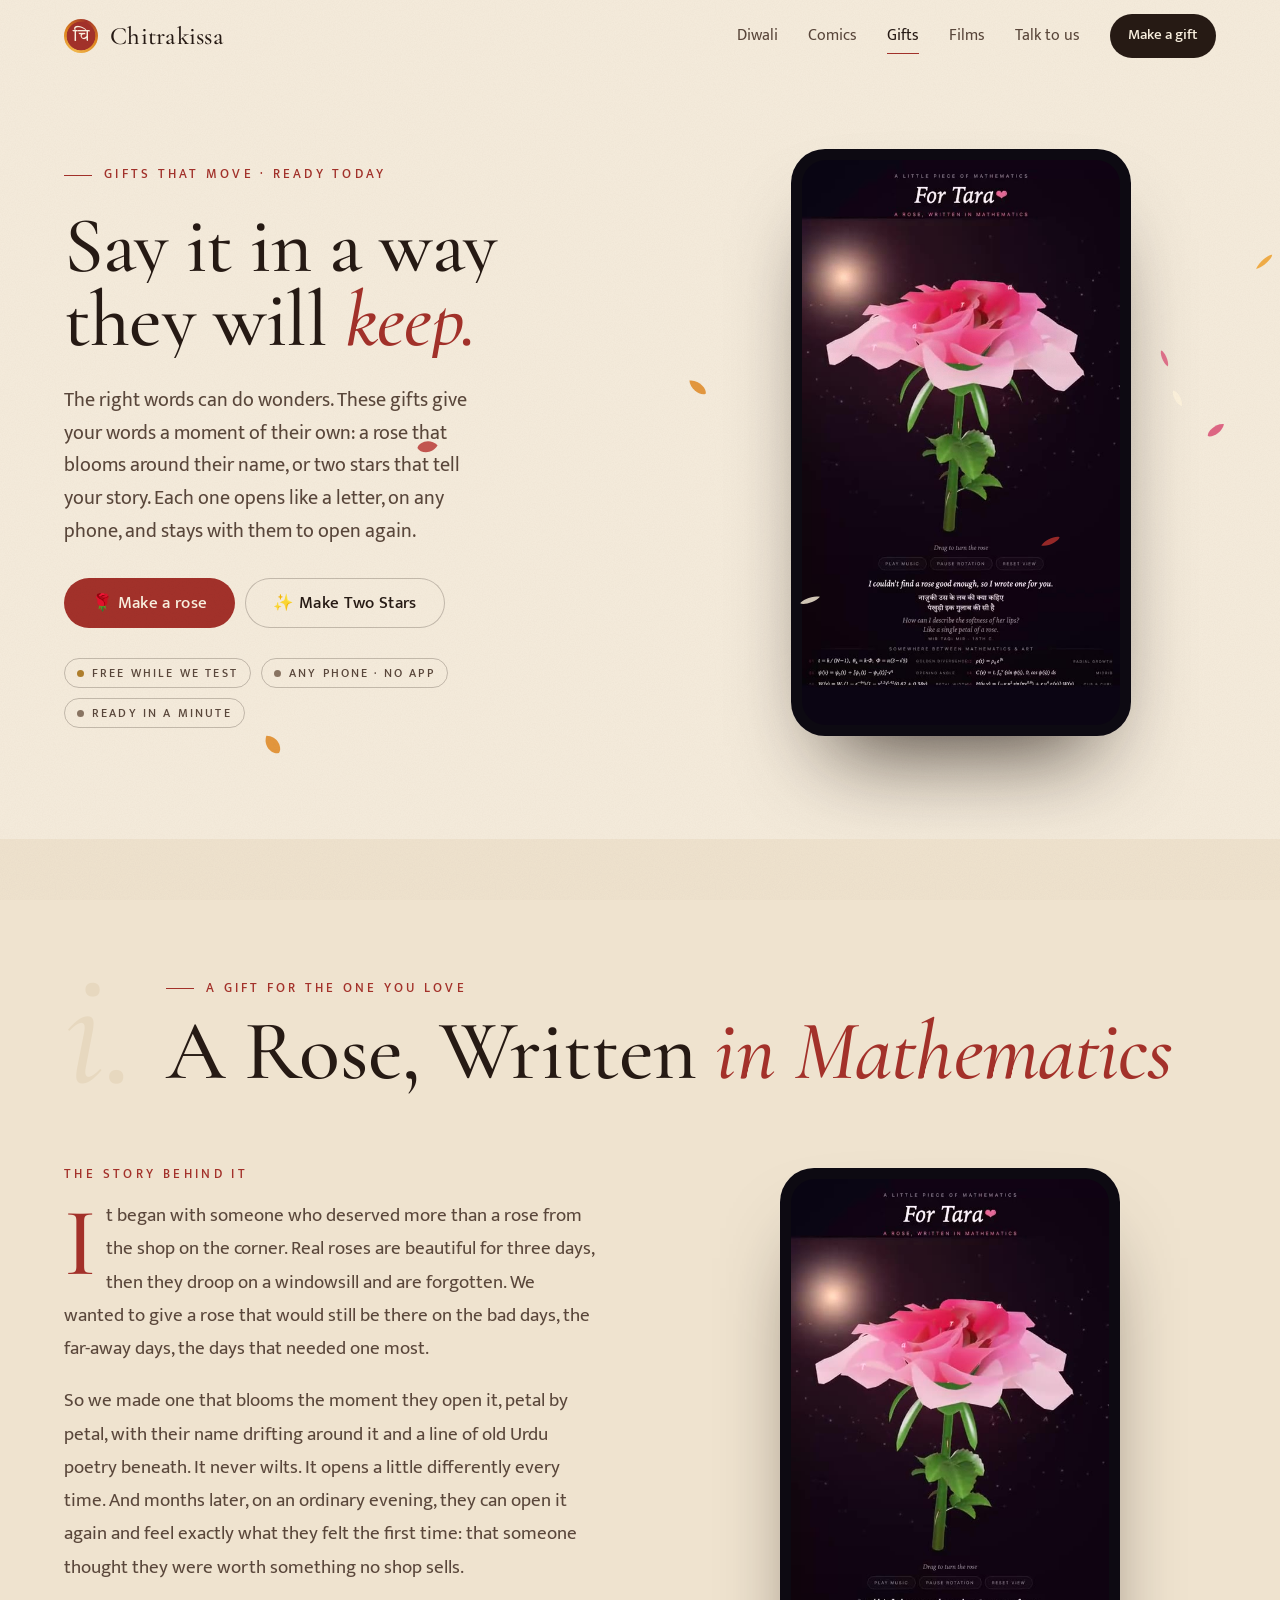
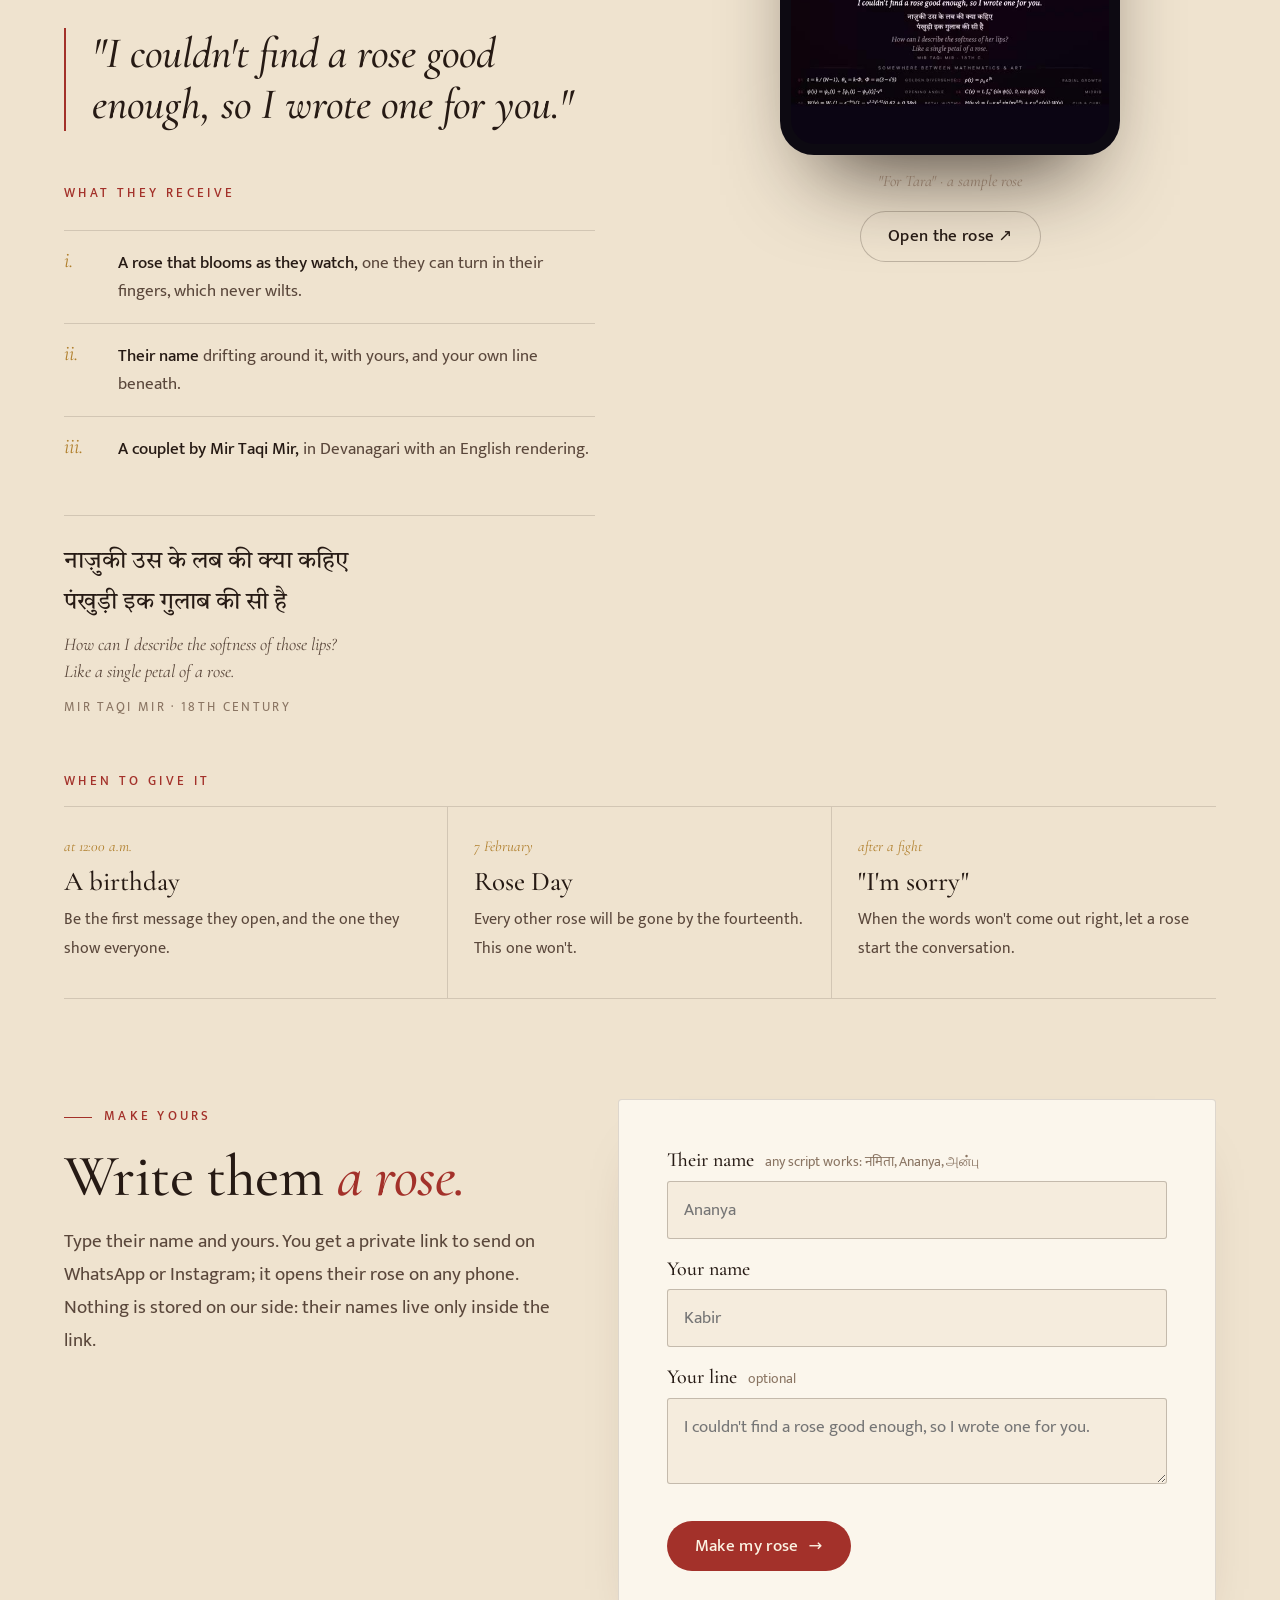
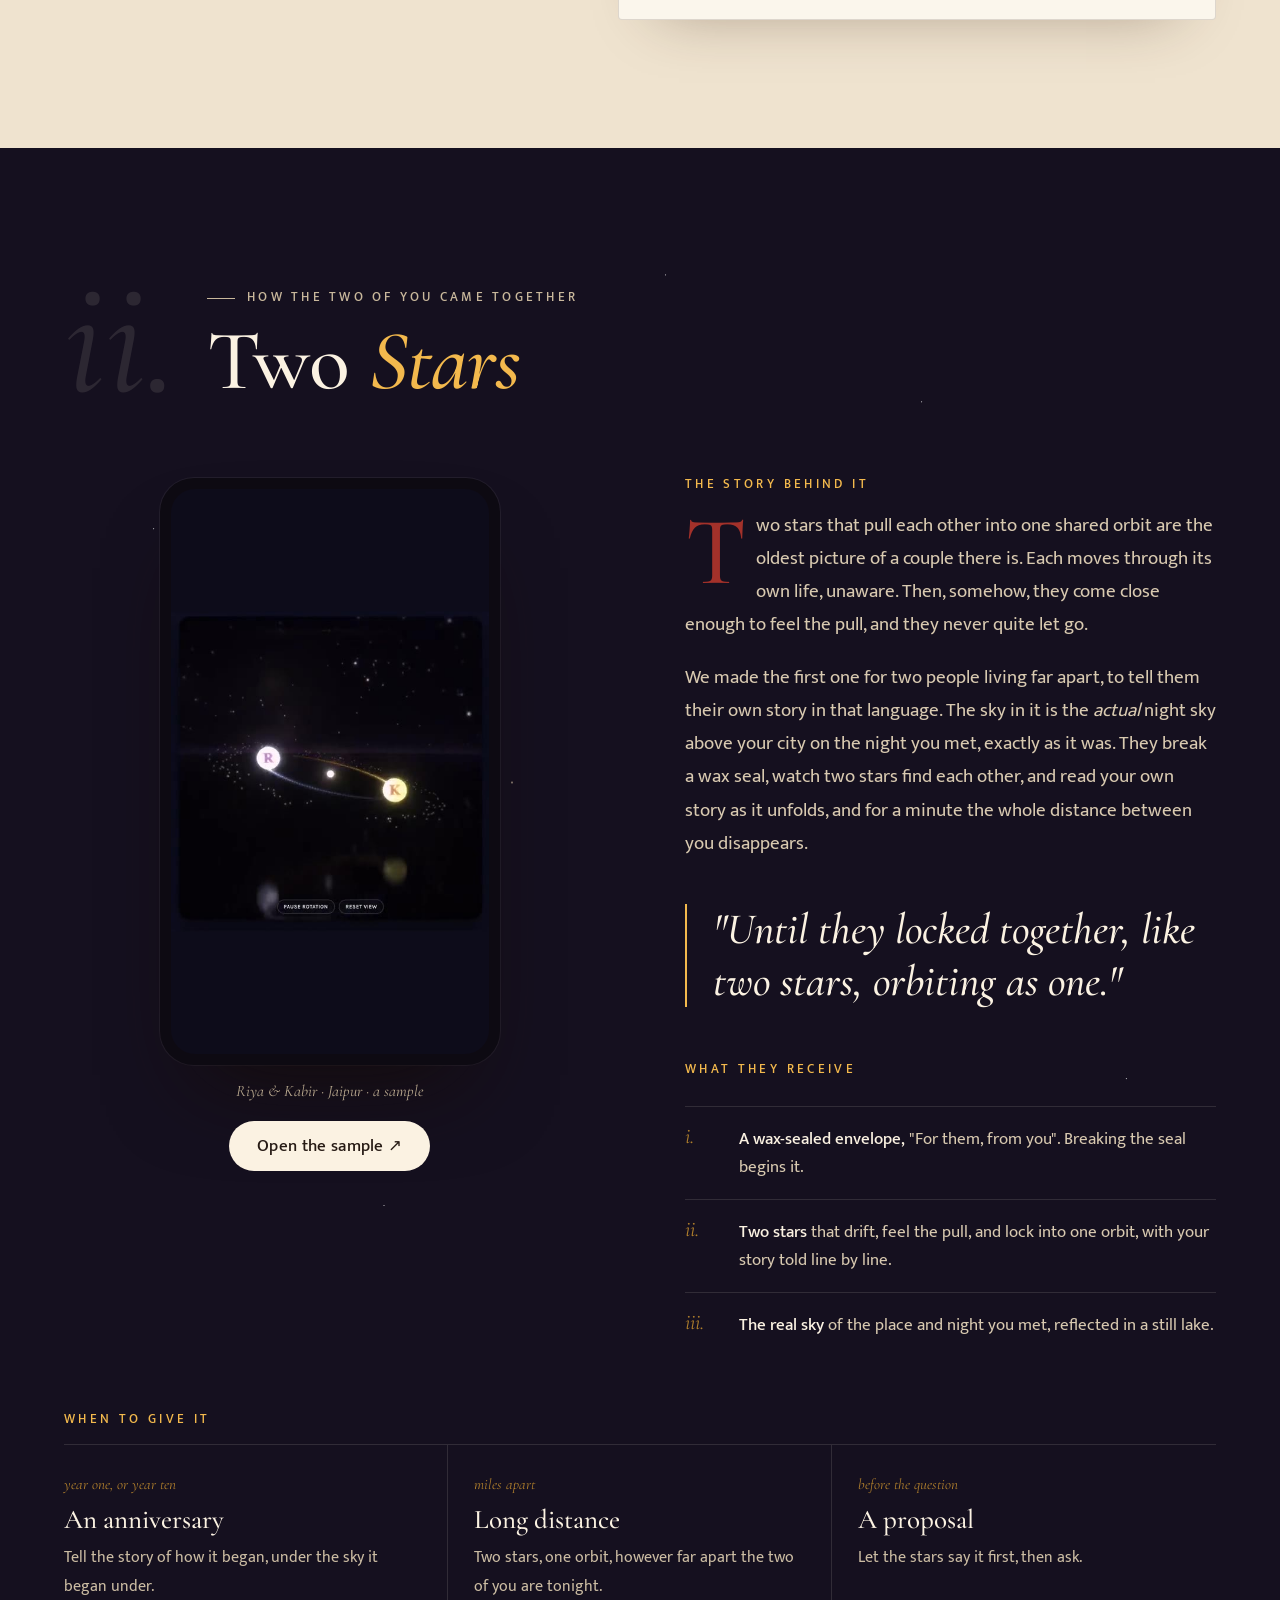
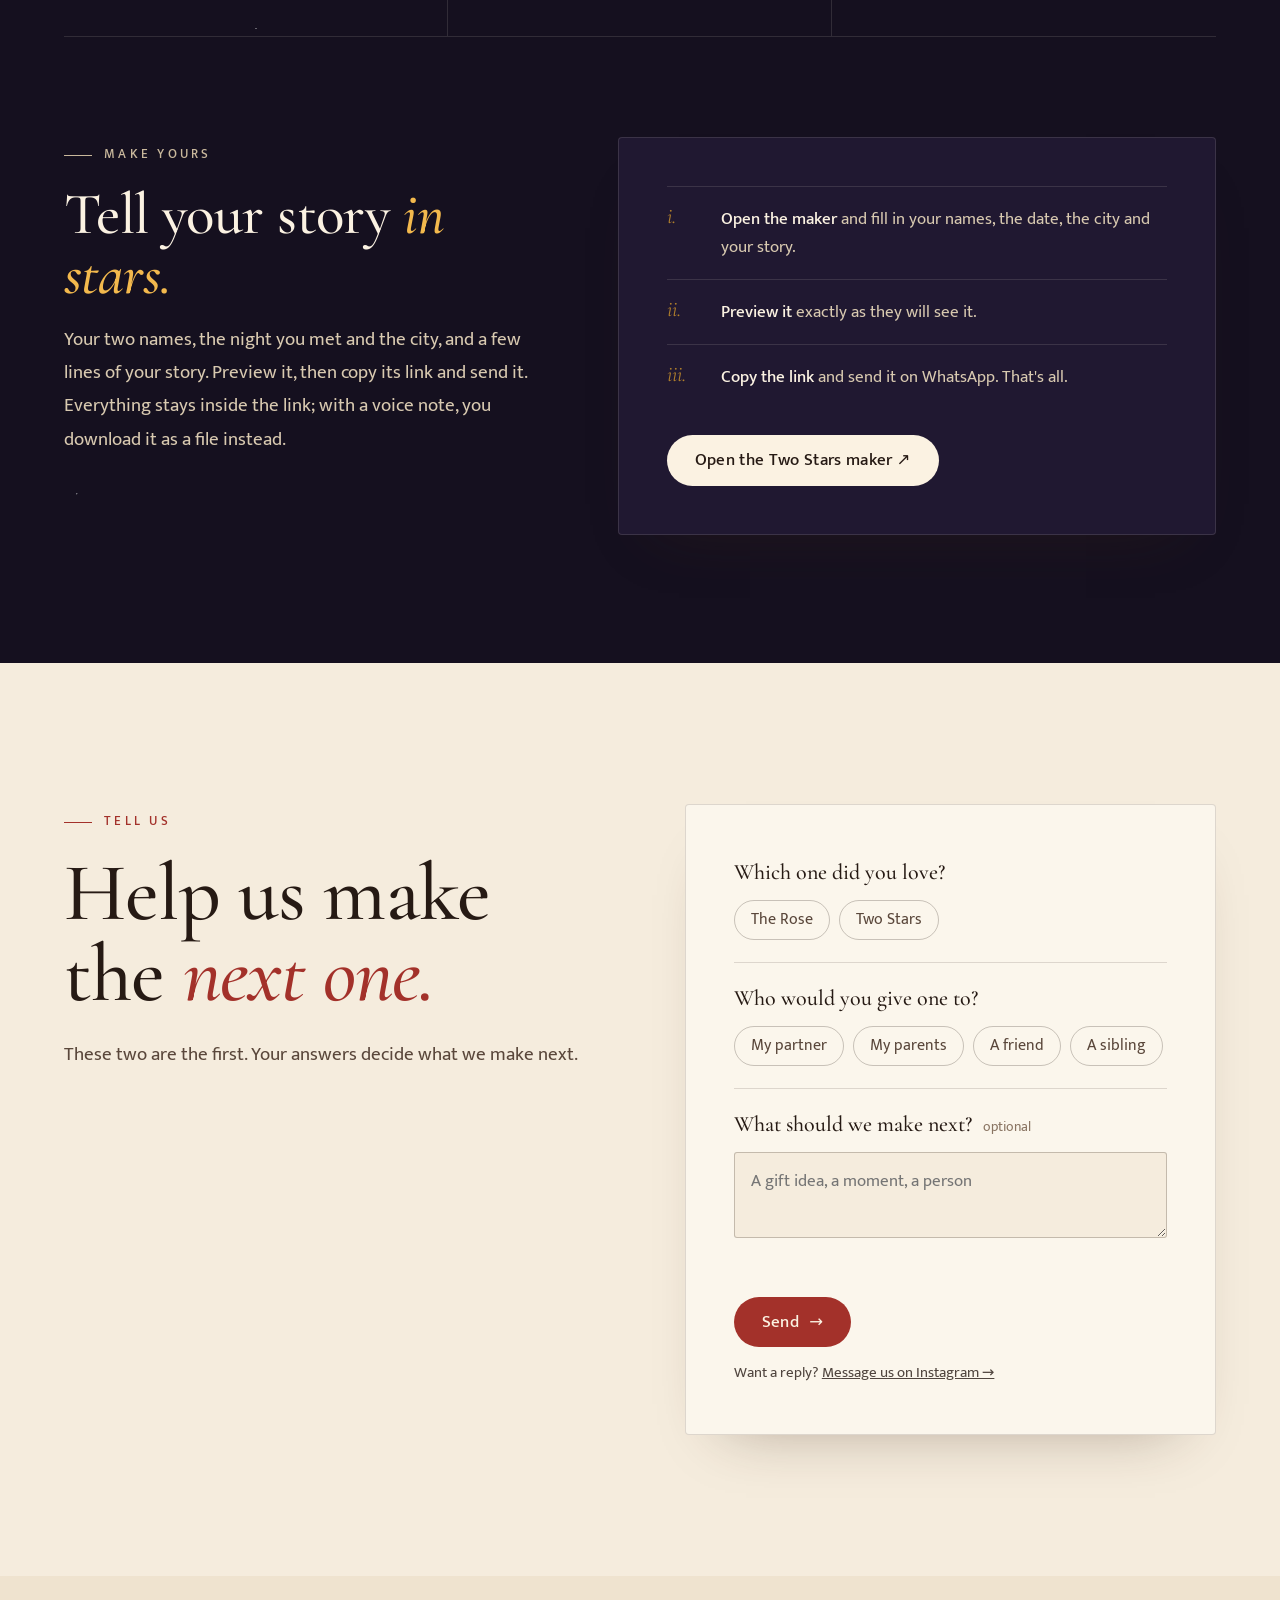
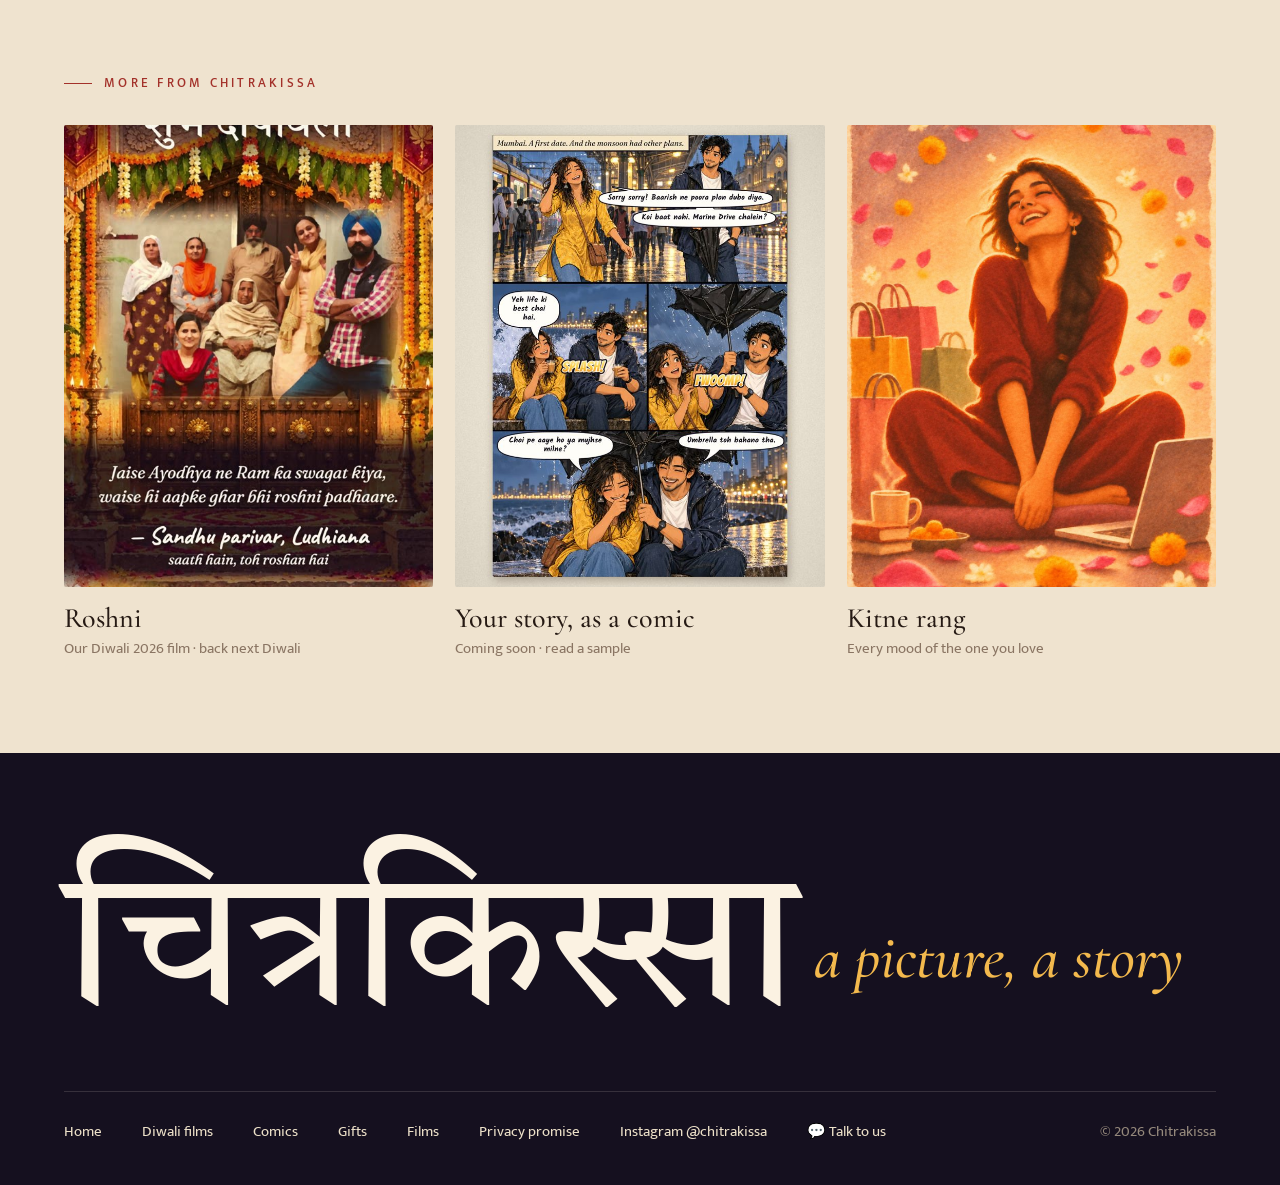
<file: gifts.html>
<!doctype html>
<html lang="en">
<head>
<meta charset="utf-8">
<meta name="viewport" content="width=device-width, initial-scale=1, viewport-fit=cover">
<title>Gifts that move · Chitrakissa</title>
<meta name="description" content="A rose written in mathematics that never wilts, and two stars that find each other under the real sky of the night you met. Gifts that open like a letter on any phone. Make one in two minutes.">
<meta property="og:title" content="Gifts that move · Chitrakissa">
<meta property="og:description" content="A rose that never wilts. Two stars under the sky of the night you met. Make one in two minutes.">
<meta property="og:image" content="media/gift_rose.jpg">
<meta name="theme-color" content="#f5ecdd">
<link rel="preconnect" href="https://fonts.googleapis.com"><link rel="preconnect" href="https://fonts.gstatic.com" crossorigin>
<link href="https://fonts.googleapis.com/css2?family=Cormorant+Garamond:ital,wght@0,400;0,500;0,600;1,400;1,500&family=Mukta:wght@300;400;500;700&family=Tiro+Devanagari+Hindi:ital@0;1&display=swap" rel="stylesheet">
<link rel="stylesheet" href="ck.css">
<style>
/* Gifts: two pieces, each told like a feature in a magazine: the story behind it, what it is, when to give it, and a way to make one now. */
.gift { padding: clamp(80px, 10vw, 140px) 0; }
.gift.night { overflow: hidden; }
.gift .title { display: grid; grid-template-columns: auto 1fr; gap: 0 28px; align-items: end; margin-bottom: clamp(44px, 6vw, 80px); }
.gift .title .no { font: italic 400 clamp(90px, 13vw, 190px)/.75 var(--display); color: var(--paper-3); grid-row: span 2; }
.night .title .no { color: rgba(251, 242, 226, .1); }
.gift .title h2 { font-size: clamp(42px, 6.6vw, 96px); line-height: .95; }
.screen { width: min(340px, 86%); margin: 0 auto; border-radius: 34px; padding: 11px; background: #0d0a12; box-shadow: 0 50px 90px -40px rgba(20, 10, 5, .8), 0 0 0 1px rgba(255, 255, 255, .06); }
.screen video { width: 100%; aspect-ratio: 9 / 16; border-radius: 24px; object-fit: cover; background: #000; }
.screen-cap { text-align: center; font: italic 16px var(--display); color: var(--ink-3); margin-top: 16px; }
.night .screen-cap { color: #b9a98f; }
.what { list-style: none; margin: 30px 0 0; padding: 0; counter-reset: w; }
.what li { padding: 18px 0 18px 54px; border-top: 1px solid var(--line); position: relative; color: var(--ink-2); font-size: 17px; }
.what li::before { counter-increment: w; content: counter(w, lower-roman) '.'; position: absolute; left: 0; top: 16px; font: italic 22px var(--display); color: var(--gold); }
.what li b { color: var(--ink); font-weight: 500; }
.night .what li { border-color: rgba(251, 242, 226, .12); color: #d8c9b0; } .night .what li b { color: var(--cream); }
.verse { margin: 34px 0 0; padding: 26px 0 0; border-top: 1px solid var(--line); }
.verse .deva { font-size: 24px; line-height: 1.7; color: var(--ink); white-space: pre-line; }
.verse .tr { font: italic 18px/1.5 var(--display); color: var(--ink-2); margin-top: 8px; white-space: pre-line; }
.verse .by { font-size: 13px; letter-spacing: .18em; text-transform: uppercase; color: var(--ink-3); margin-top: 12px; }
h3.sec { font: 500 13px/1 var(--body); letter-spacing: .26em; text-transform: uppercase; color: var(--kumkum); margin: 56px 0 18px; }
.night h3.sec { color: #f3b94d; }
.maker { margin-top: clamp(60px, 8vw, 100px); display: grid; grid-template-columns: .9fr 1.1fr; gap: clamp(30px, 5vw, 70px); align-items: start; }
.maker .ask label { display: block; font: 500 20px var(--display); margin: 18px 0 8px; }
.maker .ask label:first-child { margin-top: 0; }
.maker .ask label small { font: 400 14px var(--body); color: var(--ink-3); margin-left: 6px; }
.result { margin-top: 24px; padding: 20px; border: 1px dashed var(--line-2); border-radius: 4px; display: none; }
.result.on { display: block; }
.result code { display: block; font: 13px/1.5 ui-monospace, Menlo, monospace; color: var(--ink-2); word-break: break-all; max-height: 4.6em; overflow: hidden; }
.result .row { display: flex; flex-wrap: wrap; gap: 10px; margin-top: 14px; }
.result .row .btn { padding: 13px 20px; font-size: 15px; }
@media (max-width: 900px) { .maker { grid-template-columns: 1fr; } }
.stars-bg { position: absolute; inset: 0; pointer-events: none; opacity: .7;
  background-image: radial-gradient(1px 1px at 12% 18%, #fff, transparent), radial-gradient(1px 1px at 72% 12%, #fff, transparent), radial-gradient(1.5px 1.5px at 40% 30%, #ffe9c4, transparent),
  radial-gradient(1px 1px at 88% 44%, #fff, transparent), radial-gradient(1px 1px at 20% 70%, #fff, transparent), radial-gradient(1.5px 1.5px at 62% 82%, #ffe9c4, transparent),
  radial-gradient(1px 1px at 92% 88%, #fff, transparent), radial-gradient(1px 1px at 6% 92%, #fff, transparent), radial-gradient(1px 1px at 52% 6%, #fff, transparent), radial-gradient(1px 1px at 30% 50%, #fff, transparent); }
.night .gift-inner { position: relative; }
.night .btn.ghost { color: var(--cream); box-shadow: inset 0 0 0 1px rgba(251, 242, 226, .4); }
.makebar { display: flex; flex-wrap: wrap; gap: 10px; margin-top: 30px; }
.device-s { width: min(340px, 86%); margin: 0 auto; aspect-ratio: 9 / 18.5; border-radius: 34px; padding: 10px; background: #0b0910; box-shadow: 0 50px 90px -40px #000, 0 0 0 1px rgba(255, 255, 255, .07); }
.device-s iframe { width: 100%; height: 100%; border: 0; border-radius: 25px; display: block; background: #0b0912; }
.night .ask label { color: var(--cream); } .night .ask label small { color: #a9997f; }
select.field { appearance: none; -webkit-appearance: none; background-image: linear-gradient(45deg, transparent 50%, currentColor 50%), linear-gradient(135deg, currentColor 50%, transparent 50%); background-position: calc(100% - 20px) 55%, calc(100% - 14px) 55%; background-size: 6px 6px; background-repeat: no-repeat; padding-right: 40px; }
.night .occasions span { color: #cbbca3; } .night .occasions b { color: var(--cream); }
.night .occasions > div { border-color: rgba(251, 242, 226, .12) !important; }
@media (max-width: 640px) { .gift .title { grid-template-columns: 1fr; gap: 14px; } .gift .title .no { display: none; } }
</style>
</head>
<body>
<header class="nav"><div class="wrap">
  <a class="mark" href="./"><i>चि</i>Chitrakissa</a>
  <button class="menu" aria-label="Menu" aria-expanded="false"><span></span><span></span></button>
  <nav><a href="diwali.html">Diwali</a><a href="comics.html">Comics</a><a href="gifts.html" aria-current="page">Gifts</a><a href="films.html">Films</a><a href="https://ig.me/m/chitrakissa">Talk to us</a><a class="pill" href="gifts.html">Make a gift</a></nav>
</div></header>

<section class="page-hero" data-petals="9"><div class="wrap grid">
  <div>
    <span class="kicker c rv">Gifts that move · ready today</span>
    <h1 class="display-xl lines"><span><span>Say it in a way</span></span><span><span>they will <em>keep.</em></span></span></h1>
    <p class="lede rv d1">The right words can do wonders. These gifts give your words a moment of their own: a rose that blooms around their name, or two stars that tell your story. Each one opens like a letter, on any phone, and stays with them to open again.</p>
    <div class="makebar rv d2"><a class="btn red" href="#make-rose">🌹 Make a rose</a><a class="btn ghost" href="#make-stars">✨ Make Two Stars</a></div>
    <div class="meta rv d2"><span class="tag ready">Free while we test</span><span class="tag">Any phone · no app</span><span class="tag">Ready in a minute</span></div>
  </div>
  <div class="rv d1"><div class="screen"><video data-auto src="media/gift_rose.mp4" poster="media/gift_rose.jpg" muted loop playsinline preload="none"></video></div></div>
</div></section>

<!-- ───────── I. The Rose ───────── -->
<section class="gift band" id="rose"><div class="wrap">
  <div class="title"><span class="no">i.</span><span class="kicker c">A gift for the one you love</span><h2 class="rv">A Rose, Written <em>in Mathematics</em></h2></div>
  <div class="two">
    <div>
      <h3 class="sec" style="margin-top:0">The story behind it</h3>
      <p class="body-l dropcap rv">It began with someone who deserved more than a rose from the shop on the corner. Real roses are beautiful for three days, then they droop on a windowsill and are forgotten. We wanted to give a rose that would still be there on the bad days, the far-away days, the days that needed one most.</p>
      <p class="body-l rv">So we made one that blooms the moment they open it, petal by petal, with their name drifting around it and a line of old Urdu poetry beneath. It never wilts. It opens a little differently every time. And months later, on an ordinary evening, they can open it again and feel exactly what they felt the first time: that someone thought they were worth something no shop sells.</p>
      <p class="pull rv" style="margin-top:44px">"I couldn't find a rose good enough, so I wrote one for you."</p>
      <h3 class="sec">What they receive</h3>
      <ul class="what">
        <li class="rv"><b>A rose that blooms as they watch,</b> one they can turn in their fingers, which never wilts.</li>
        <li class="rv"><b>Their name</b> drifting around it, with yours, and your own line beneath.</li>
        <li class="rv"><b>A couplet by Mir Taqi Mir,</b> in Devanagari with an English rendering.</li>
      </ul>
      <div class="verse rv"><div class="deva">नाज़ुकी उस के लब की क्या कहिए
पंखुड़ी इक गुलाब की सी है</div><div class="tr">How can I describe the softness of those lips?
Like a single petal of a rose.</div><div class="by">Mir Taqi Mir · 18th century</div></div>
    </div>
    <div class="sticky">
      <div class="screen"><video data-auto src="media/gift_rose.mp4" poster="media/gift_rose.jpg" muted loop playsinline preload="none"></video></div>
      <p class="screen-cap">"For Tara" · a sample rose</p>
      <div style="text-align:center;margin-top:20px"><a class="btn ghost" href="gifts/rose.html" target="_blank" rel="noopener">Open the rose ↗</a></div>
    </div>
  </div>

  <h3 class="sec">When to give it</h3>
  <div class="occasions">
    <div class="rv"><i>at 12:00 a.m.</i><b>A birthday</b><span>Be the first message they open, and the one they show everyone.</span></div>
    <div class="rv d1"><i>7 February</i><b>Rose Day</b><span>Every other rose will be gone by the fourteenth. This one won't.</span></div>
    <div class="rv d2"><i>after a fight</i><b>"I'm sorry"</b><span>When the words won't come out right, let a rose start the conversation.</span></div>
  </div>

  <div class="maker" id="make-rose">
    <div><span class="kicker c">Make yours</span><h2 class="display-m" style="margin:18px 0 18px">Write them <em>a rose.</em></h2>
      <p class="body-l">Type their name and yours. You get a private link to send on WhatsApp or Instagram; it opens their rose on any phone. Nothing is stored on our side: their names live only inside the link.</p></div>
    <form class="ask" id="rose-form">
      <label for="r-to">Their name <small>any script works: नमिता, Ananya, அன்பு</small></label><input class="field" id="r-to" maxlength="40" required placeholder="Ananya">
      <label for="r-from">Your name</label><input class="field" id="r-from" maxlength="40" required placeholder="Kabir">
      <label for="r-msg">Your line <small>optional</small></label><textarea class="field" id="r-msg" maxlength="160" placeholder="I couldn't find a rose good enough, so I wrote one for you."></textarea>
      <div class="send"><button class="btn red" type="submit">Make my rose <span class="ar">→</span></button></div>
      <div class="result" id="rose-out" role="status"><p class="small" style="margin-bottom:8px">Your rose is ready. Open it first, then send it:</p><code></code>
        <div class="row"><a class="btn" data-open target="_blank" rel="noopener">Open it ↗</a><button class="btn ghost" type="button" data-copy>Copy link</button><a class="btn ghost" data-wa target="_blank" rel="noopener">Send on WhatsApp</a></div></div>
    </form>
  </div>
</div></section>

<!-- ───────── II. Two Stars ───────── -->
<section class="gift night" id="stars"><div class="stars-bg"></div><div class="wrap gift-inner">
  <div class="title"><span class="no">ii.</span><span class="kicker">How the two of you came together</span><h2 class="rv">Two <em>Stars</em></h2></div>
  <div class="two">
    <div class="sticky">
      <div class="screen"><video data-auto src="media/gift_stars.mp4" poster="media/gift_stars.jpg" muted loop playsinline preload="none"></video></div>
      <p class="screen-cap">Riya &amp; Kabir · Jaipur · a sample</p>
      <div style="text-align:center;margin-top:20px;display:flex;gap:12px;justify-content:center;flex-wrap:wrap"><a class="btn light" href="gifts/two-stars.html" target="_blank" rel="noopener">Open the sample ↗</a></div>
    </div>
    <div>
      <h3 class="sec" style="margin-top:0">The story behind it</h3>
      <p class="body-l dropcap rv">Two stars that pull each other into one shared orbit are the oldest picture of a couple there is. Each moves through its own life, unaware. Then, somehow, they come close enough to feel the pull, and they never quite let go.</p>
      <p class="body-l rv">We made the first one for two people living far apart, to tell them their own story in that language. The sky in it is the <em>actual</em> night sky above your city on the night you met, exactly as it was. They break a wax seal, watch two stars find each other, and read your own story as it unfolds, and for a minute the whole distance between you disappears.</p>
      <p class="pull rv" style="margin-top:44px;border-color:#f3b94d;color:var(--cream)">"Until they locked together, like two stars, orbiting as one."</p>
      <h3 class="sec">What they receive</h3>
      <ul class="what">
        <li class="rv"><b>A wax-sealed envelope,</b> "For them, from you". Breaking the seal begins it.</li>
        <li class="rv"><b>Two stars</b> that drift, feel the pull, and lock into one orbit, with your story told line by line.</li>
        <li class="rv"><b>The real sky</b> of the place and night you met, reflected in a still lake.</li>
      </ul>
    </div>
  </div>

  <h3 class="sec">When to give it</h3>
  <div class="occasions" style="border-color:rgba(251,242,226,.12)">
    <div class="rv"><i>year one, or year ten</i><b>An anniversary</b><span>Tell the story of how it began, under the sky it began under.</span></div>
    <div class="rv d1"><i>miles apart</i><b>Long distance</b><span>Two stars, one orbit, however far apart the two of you are tonight.</span></div>
    <div class="rv d2"><i>before the question</i><b>A proposal</b><span>Let the stars say it first, then ask.</span></div>
  </div>

  <div class="maker" id="make-stars">
    <div><span class="kicker">Make yours</span><h2 class="display-m" style="margin:18px 0 18px">Tell your story <em>in stars.</em></h2>
      <p class="body-l">Your two names, the night you met and the city, and a few lines of your story. Preview it, then copy its link and send it. Everything stays inside the link; with a voice note, you download it as a file instead.</p></div>
    <div class="ask">
      <ol class="what" style="margin:0">
        <li><b>Open the maker</b> and fill in your names, the date, the city and your story.</li>
        <li><b>Preview it</b> exactly as they will see it.</li>
        <li><b>Copy the link</b> and send it on WhatsApp. That's all.</li>
      </ol>
      <div class="send"><a class="btn light" href="gifts/two-stars.html#create" target="_blank" rel="noopener">Open the Two Stars maker ↗</a></div>
    </div>
  </div>
</div></section>

<section class="pad"><div class="wrap two">
  <div><span class="kicker c">Tell us</span><h2 class="display-l" style="margin:20px 0 24px">Help us make the <em>next one.</em></h2>
    <p class="body-l">These two are the first. Your answers decide what we make next.</p></div>
  <form class="ask" data-voice="gifts">
    <div class="q"><p>Which one did you love?</p><div class="chips" data-q="liked">
      <button type="button" class="chip" aria-pressed="false" data-v="rose">The Rose</button><button type="button" class="chip" aria-pressed="false" data-v="two_stars">Two Stars</button></div></div>
    <div class="q"><p>Who would you give one to?</p><div class="chips" data-q="for_whom">
      <button type="button" class="chip" aria-pressed="false" data-v="partner">My partner</button><button type="button" class="chip" aria-pressed="false" data-v="parents">My parents</button><button type="button" class="chip" aria-pressed="false" data-v="friend">A friend</button><button type="button" class="chip" aria-pressed="false" data-v="sibling">A sibling</button></div></div>
    <div class="q" style="border-bottom:0"><p>What should we make next? <small>optional</small></p><textarea class="field" name="note" maxlength="400" placeholder="A gift idea, a moment, a person"></textarea></div>
    <div class="send"><button class="btn red" type="submit">Send <span class="ar">→</span></button><span class="ok" role="status"></span></div>
    <p class="dmline" style="margin-top:14px;font-size:15px;opacity:.8">Want a reply? <a href="https://ig.me/m/chitrakissa" style="color:inherit">Message us on Instagram →</a></p>
  </form>
</div></section>

<section class="pad-s band"><div class="wrap">
  <span class="kicker c">More from Chitrakissa</span>
  <div class="more" style="margin-top:30px">
    <a href="diwali.html"><div class="im"><img src="media/f_north.jpg" alt="A family together at their painted doorway on Diwali" loading="lazy"></div><b>Roshni</b><span>Our Diwali 2026 film · back next Diwali</span></a>
    <a href="comics.html"><div class="im"><img src="media/comic/b_mumbai.jpg" alt="A painted comic page" loading="lazy"></div><b>Your story, as a comic</b><span>Coming soon · read a sample</span></a>
    <a href="films.html"><div class="im"><img src="media/moods/centre.jpg" alt="A painted girl among her moods" loading="lazy"></div><b>Kitne rang</b><span>Every mood of the one you love</span></a>
  </div>
</div></section>

<footer class="foot"><div class="wrap">
  <div class="sig">चित्रकिस्सा<span>a picture, a story</span></div>
  <div class="cols">
    <a href="./">Home</a><a href="diwali.html">Diwali films</a><a href="comics.html">Comics</a><a href="gifts.html">Gifts</a><a href="films.html">Films</a>
    <a href="privacy.html">Privacy promise</a><a href="https://instagram.com/chitrakissa">Instagram @chitrakissa</a><a href="https://ig.me/m/chitrakissa">💬 Talk to us</a>
    <span class="r">© <span data-year>2026</span> Chitrakissa</span>
  </div>
</div></footer>
<script src="ck.js"></script>
<script>
// the rose maker: the names travel inside the link (#g=…), never to a server
const rf = document.getElementById('rose-form'), out = document.getElementById('rose-out');
rf.addEventListener('submit', e => {
  e.preventDefault();
  const to = document.getElementById('r-to').value.trim(), from = document.getElementById('r-from').value.trim(), message = document.getElementById('r-msg').value.trim();
  if (!to || !from) return;
  const cfg = { to, from }; if (message) cfg.message = message;
  const g = btoa(unescape(encodeURIComponent(JSON.stringify(cfg)))).replace(/\+/g, '-').replace(/\//g, '_').replace(/=+$/, '');
  const link = new URL('gifts/rose.html#g=' + g, location.href).href;
  out.querySelector('code').textContent = link; out.querySelector('[data-open]').href = link;
  out.querySelector('[data-wa]').href = 'https://wa.me/?text=' + encodeURIComponent('For you, ' + to + ' 🌹 ' + link);
  out.classList.add('on'); out.scrollIntoView({ behavior: 'smooth', block: 'nearest' });
});
out.querySelector('[data-copy]').onclick = async e => {
  const l = out.querySelector('code').textContent;
  try { await navigator.clipboard.writeText(l); e.target.textContent = 'Copied ✓'; } catch (x) { prompt('Copy your rose link:', l); }
};
</script>
<script src="t.js" defer></script>
</body>
</html>
</file>
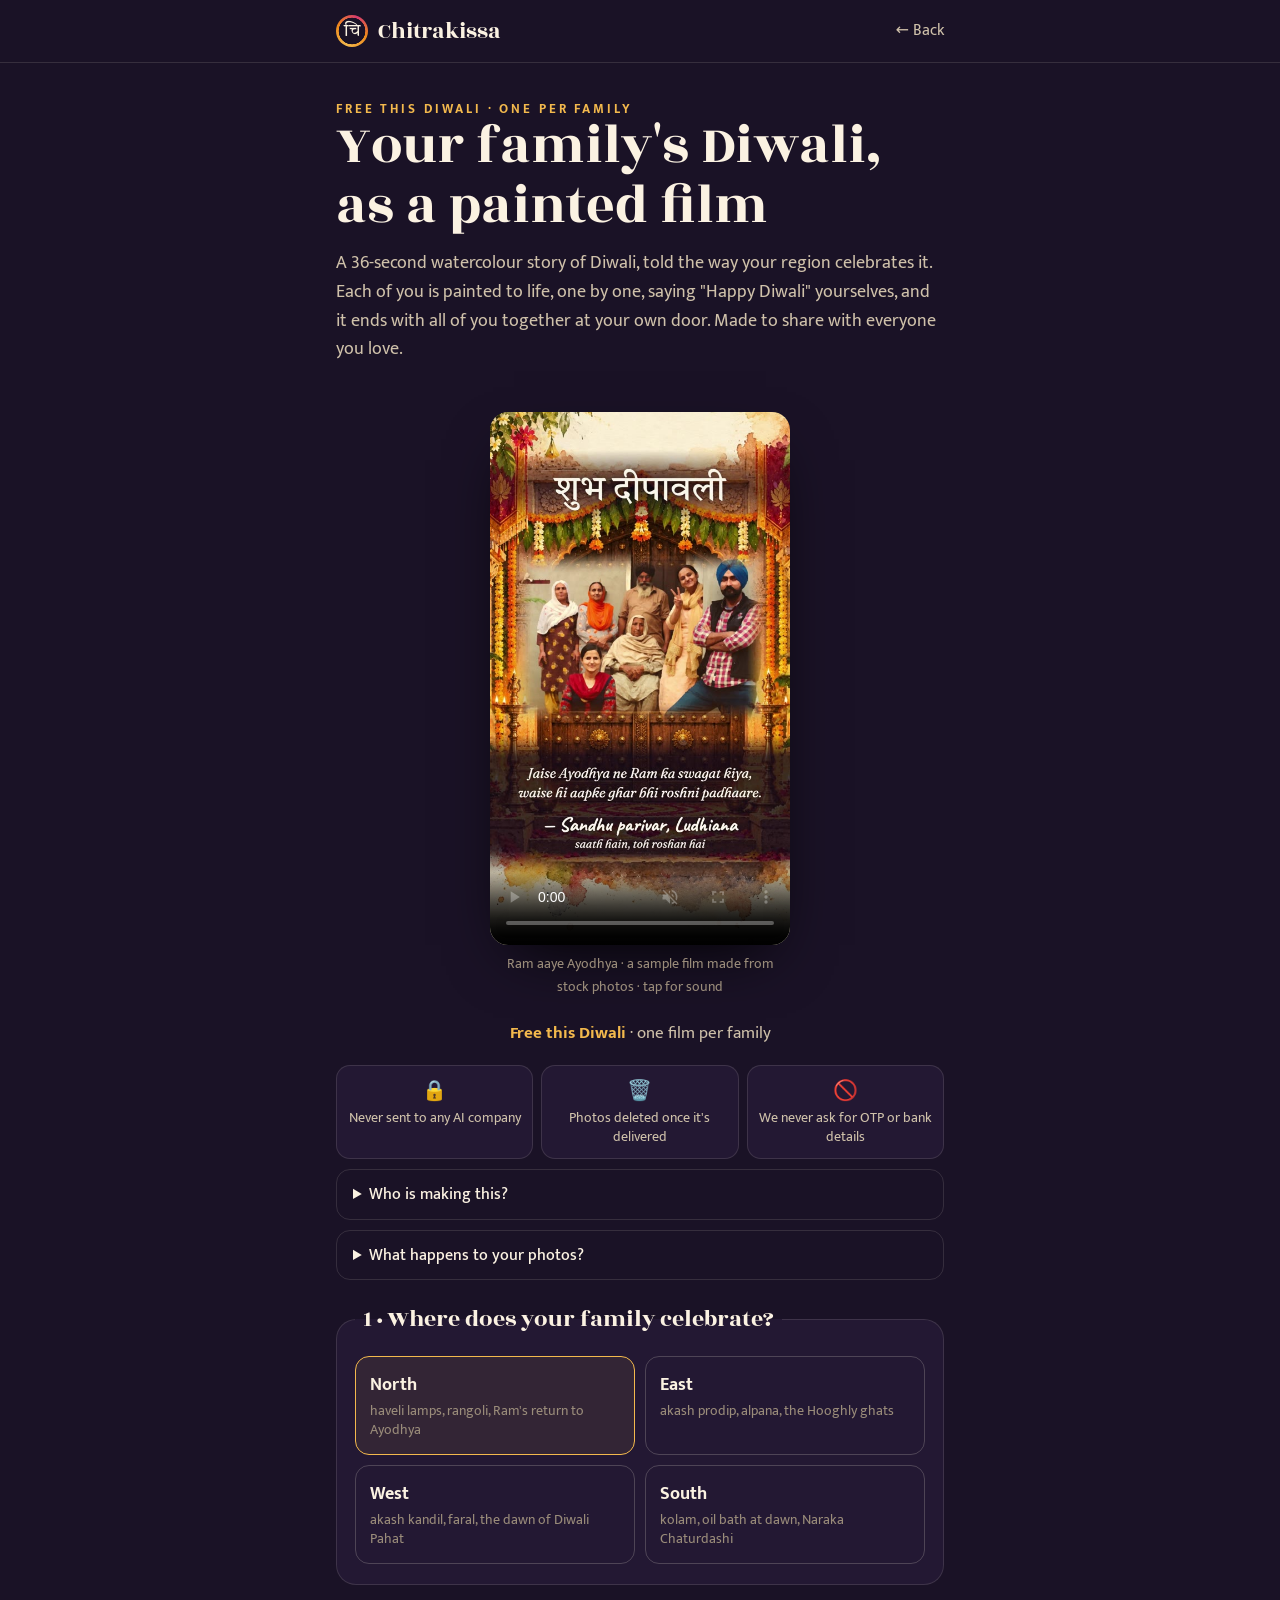
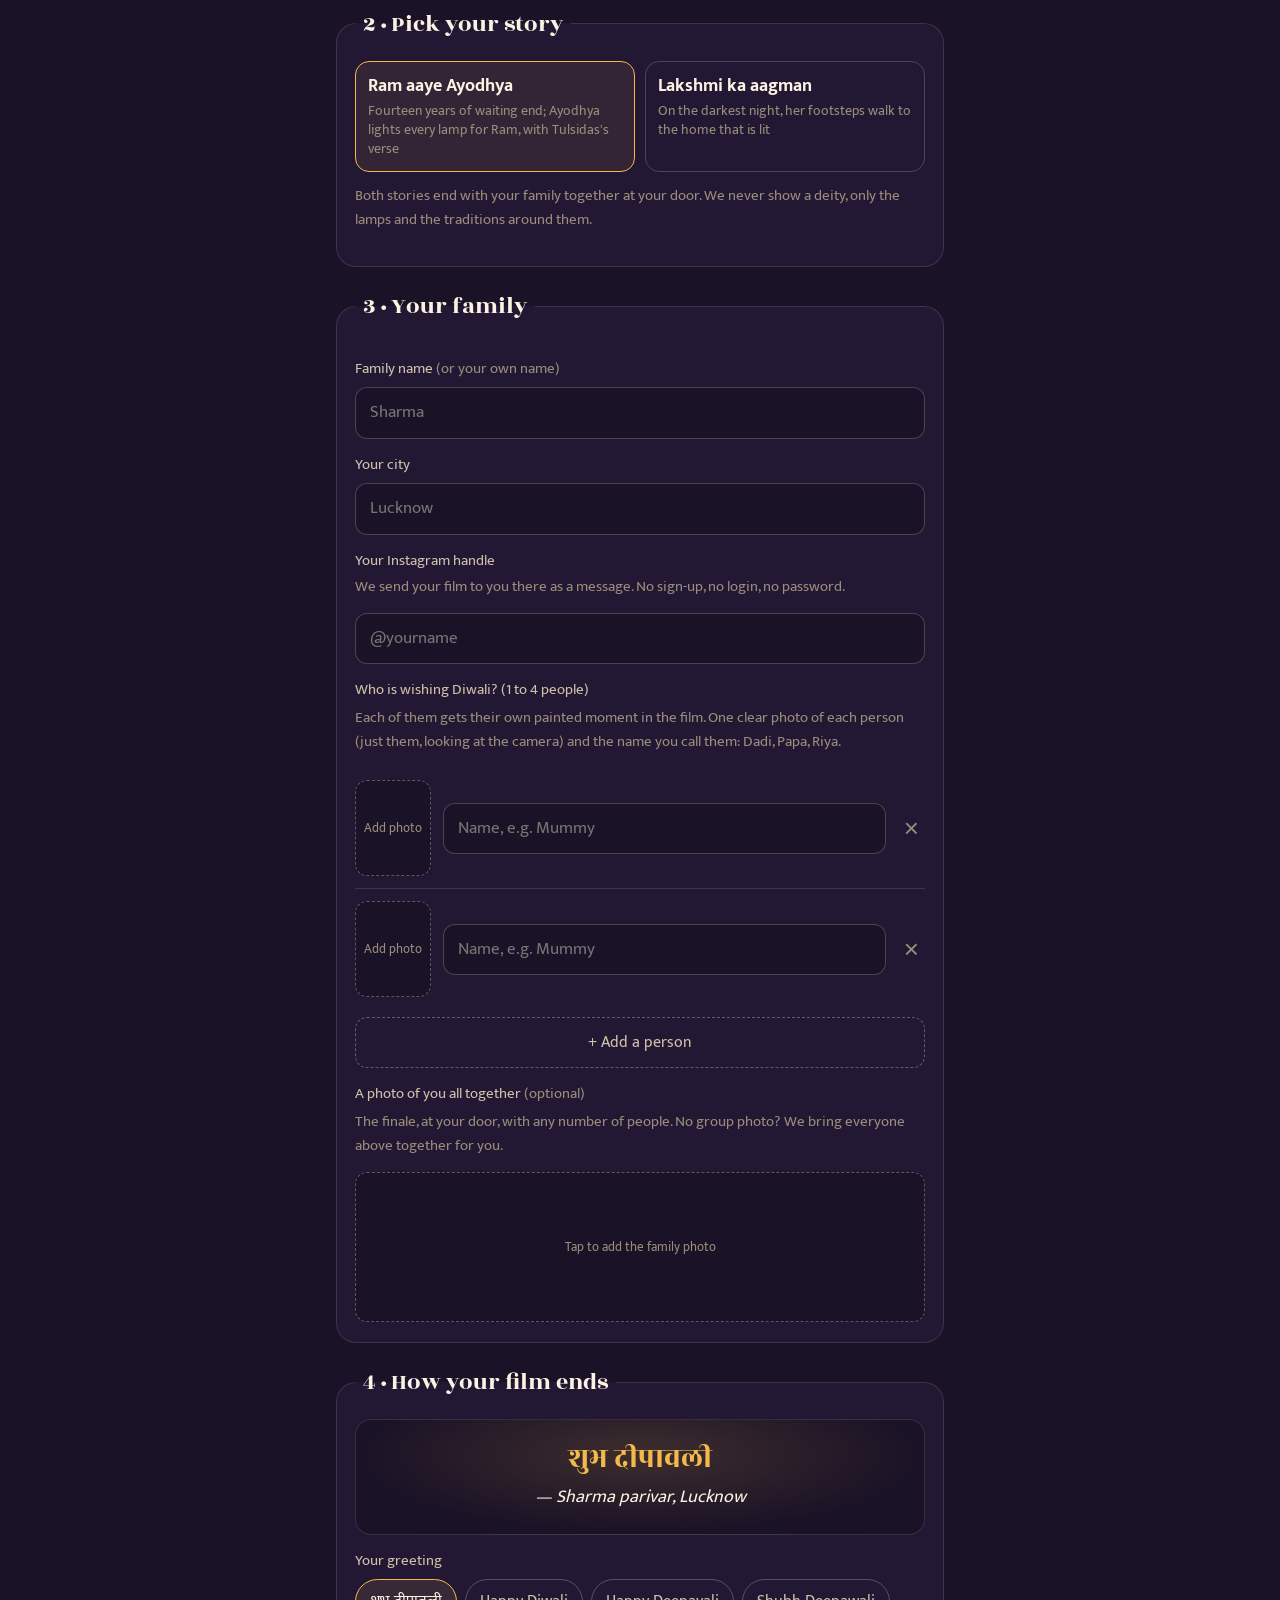
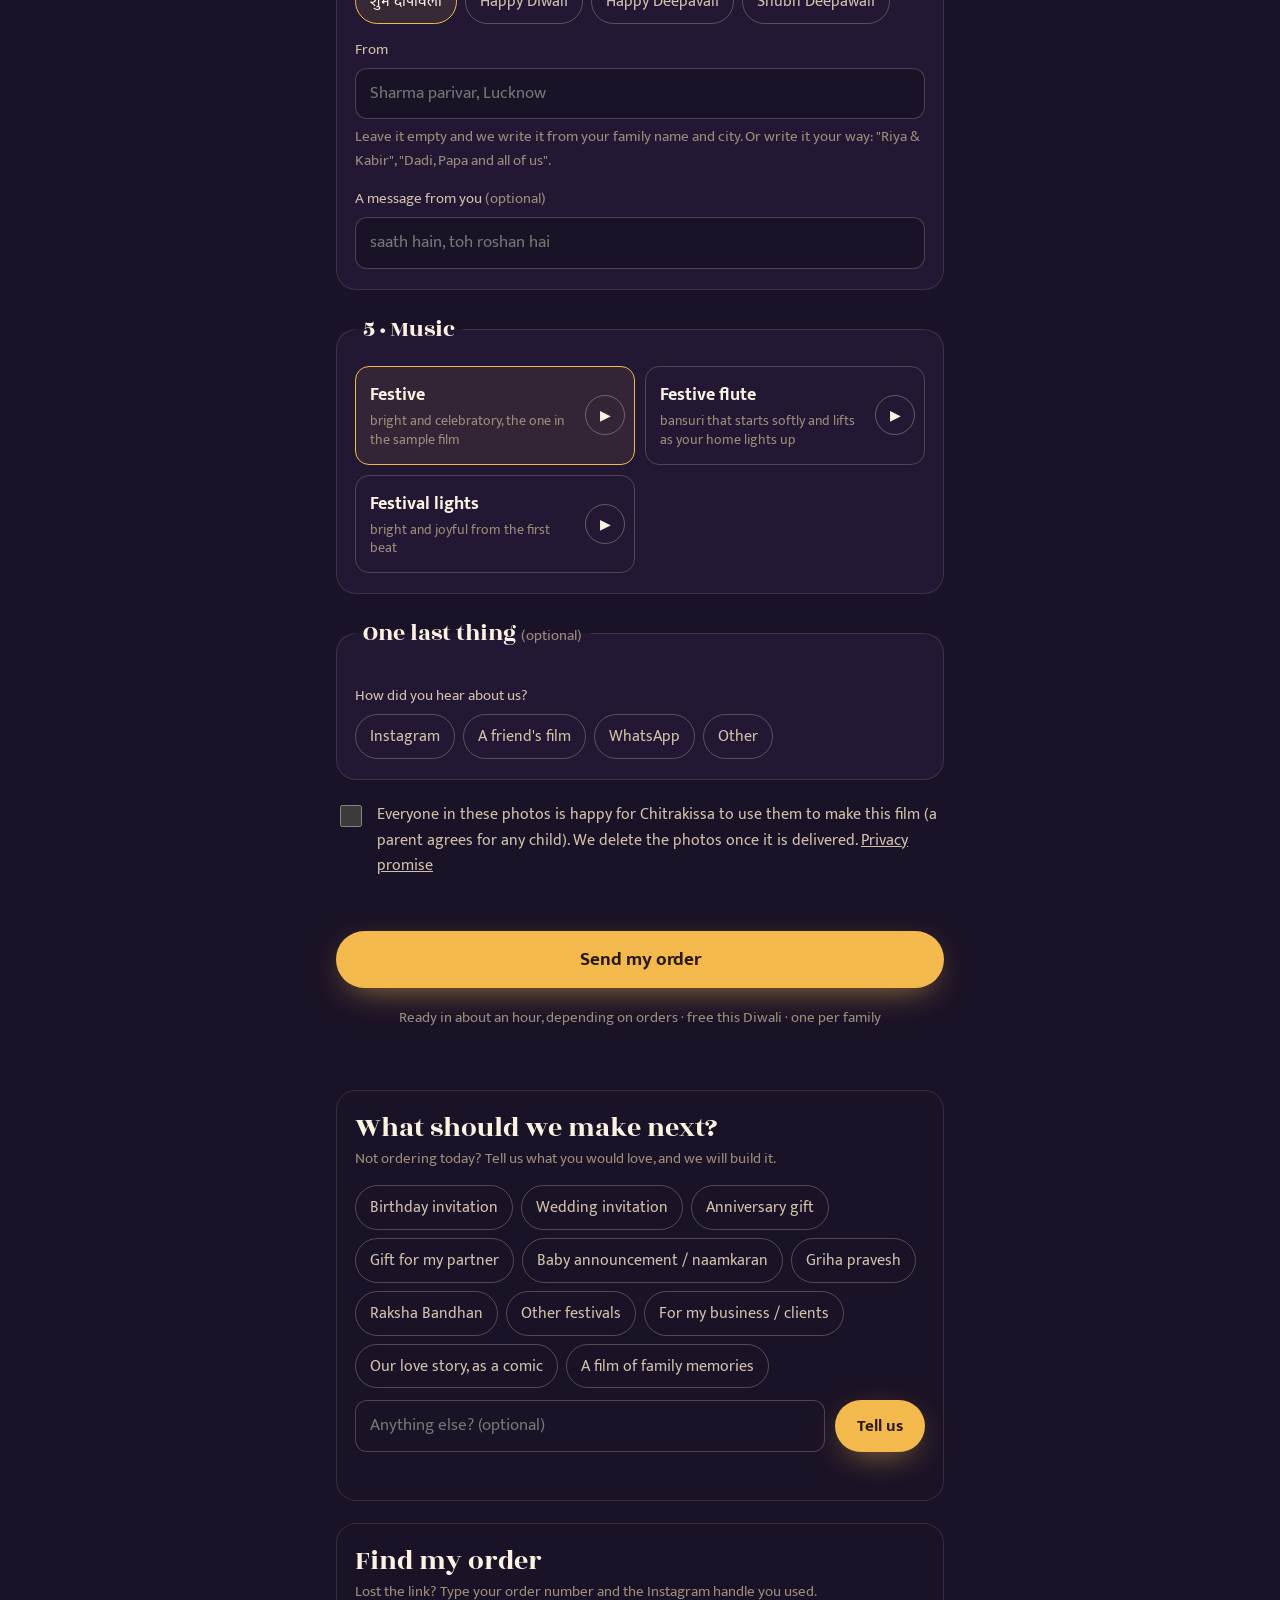
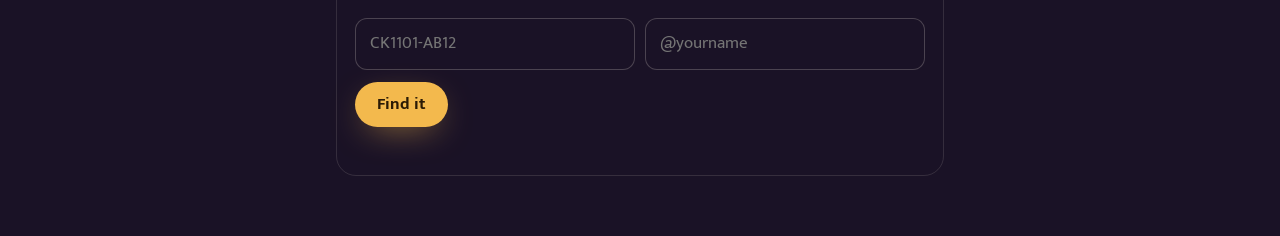
<file: order.html>
<!doctype html>
<html lang="en">
<head>
<meta charset="utf-8">
<meta name="viewport" content="width=device-width, initial-scale=1">
<title>Your Free Diwali Film · Chitrakissa</title>
<meta name="description" content="Pick your region and story, send your family's photos, and get your own painted Diwali film. Free this Diwali.">
<link rel="preconnect" href="https://fonts.googleapis.com"><link rel="preconnect" href="https://fonts.gstatic.com" crossorigin>
<link href="https://fonts.googleapis.com/css2?family=Mukta:wght@400;500;700&family=Rozha+One&family=Tiro+Devanagari+Hindi&display=swap" rel="stylesheet">
<style>
:root {
  --raat: #1a1226; --raat-2: #231833; --raat-3: #2e2142; --line: rgba(251, 242, 226, .12);
  --diya: #f3b94d; --marigold: #ee8a1c; --rani: #d63a6e; --cream: #fbf2e2; --cream-2: #cfc1aa; --cream-3: #9a8c7a;
  --display: "Rozha One", Georgia, serif; --body: "Mukta", system-ui, sans-serif; --deva: "Tiro Devanagari Hindi", serif;
  color-scheme: dark;
}
* { box-sizing: border-box; }
html, body { overflow-x: clip; }
body { margin: 0; background: var(--raat); color: var(--cream); font: 18px/1.6 var(--body); -webkit-font-smoothing: antialiased; }
a { color: inherit; }
:focus-visible { outline: 2px solid var(--diya); outline-offset: 3px; border-radius: 6px; }
.wrap { max-width: 640px; margin: 0 auto; padding: 0 16px; }
h1, h2 { font-family: var(--display); font-weight: 400; margin: 0; line-height: 1.08; }
.top { border-bottom: 1px solid var(--line); }
.top .wrap { display: flex; align-items: center; height: 62px; }
.mark { display: flex; align-items: center; gap: 10px; text-decoration: none; font: 400 23px var(--display); }
.mark i { display: grid; place-items: center; width: 32px; height: 32px; border-radius: 50%; font: normal 17px var(--deva); color: var(--cream);
  background: radial-gradient(circle, var(--raat) 58%, transparent 60%), conic-gradient(from 200deg, var(--diya), var(--marigold), var(--rani), var(--marigold), var(--diya)); }
.top .back { margin-left: auto; font-size: 16px; color: var(--cream-2); text-decoration: none; }
header.intro { padding: 40px 0 8px; }
header.intro h1 { font-size: clamp(38px, 8vw, 56px); }
header.intro p { color: var(--cream-2); margin-top: 12px; }
.eyebrow { font: 700 13px/1 var(--body); letter-spacing: .22em; text-transform: uppercase; color: var(--diya); }
fieldset { border: 1px solid var(--line); border-radius: 20px; padding: 20px 18px; margin: 22px 0 0; background: var(--raat-2); min-width: 0; }
legend { padding: 0 8px; font: 400 24px var(--display); }
.hint { font-size: 15px; color: var(--cream-3); margin: -2px 0 14px; }
label.f { display: block; font-size: 15px; color: var(--cream-2); margin: 14px 0 6px; }
input[type=text], select, textarea { width: 100%; font: 17px/1.4 var(--body); color: var(--cream); background: var(--raat); border: 1px solid rgba(251, 242, 226, .22);
  border-radius: 12px; padding: 13px 14px; }
input[type=text]:focus, select:focus { border-color: var(--diya); outline: none; }
.choices { display: grid; grid-template-columns: 1fr 1fr; gap: 10px; }
.choice { position: relative; display: block; cursor: pointer; }
.choice input { position: absolute; opacity: 0; }
.choice span { display: block; height: 100%; padding: 14px; border-radius: 14px; border: 1.5px solid rgba(251, 242, 226, .2); }
.choice b { display: block; font-weight: 700; }
.choice small { display: block; color: var(--cream-3); font-size: 14px; line-height: 1.35; margin-top: 2px; }
.choice input:checked + span { border-color: var(--diya); background: rgba(243, 185, 77, .08); }
.choice input:focus-visible + span { outline: 2px solid var(--diya); outline-offset: 2px; }
.person { display: grid; grid-template-columns: 76px 1fr auto; gap: 12px; align-items: center; padding: 12px 0; border-top: 1px solid var(--line); }
.person:first-child { border-top: 0; }
.pick { position: relative; width: 76px; height: 96px; border-radius: 12px; border: 1.5px dashed rgba(251, 242, 226, .3); display: grid; place-items: center;
  overflow: hidden; cursor: pointer; font-size: 13px; color: var(--cream-3); text-align: center; line-height: 1.2; background: var(--raat) center/cover no-repeat; }
.pick.has { border-style: solid; border-color: var(--diya); color: transparent; }
.pick input { position: absolute; inset: 0; opacity: 0; cursor: pointer; }
.pick.wide { width: 100%; height: 150px; }
.x { background: none; border: 0; color: var(--cream-3); font-size: 26px; cursor: pointer; padding: 6px; line-height: 1; }
.add { margin-top: 8px; background: none; border: 1px dashed rgba(251, 242, 226, .3); color: var(--cream-2); border-radius: 12px; padding: 11px; width: 100%; font: 16px var(--body); cursor: pointer; }
.consent { display: flex; gap: 12px; align-items: flex-start; font-size: 16px; color: var(--cream-2); margin-top: 22px; }
.consent input { width: 22px; height: 22px; margin-top: 3px; accent-color: var(--diya); flex: none; }
.btn { display: flex; width: 100%; align-items: center; justify-content: center; background: var(--diya); color: #2a1a05; text-decoration: none; border: 0; cursor: pointer;
  font: 700 19px/1 var(--body); padding: 19px 26px; border-radius: 999px; margin-top: 22px; box-shadow: 0 10px 34px -12px rgba(243, 185, 77, .7); }
.btn[disabled] { opacity: .6; cursor: wait; }
.btn.ghost { background: transparent; color: var(--cream); box-shadow: inset 0 0 0 1.5px rgba(251, 242, 226, .35); }
.err { color: #ff9a9a; font-size: 16px; margin-top: 14px; min-height: 1em; }
.promise { margin: 18px 0 60px; text-align: center; font-size: 15px; color: var(--cream-3); }
.done { text-align: center; padding: 56px 16px 80px; }
.done .num { font: 400 40px var(--display); color: var(--diya); margin: 10px 0; letter-spacing: .02em; }
.done p { color: var(--cream-2); margin-top: 10px; }
.chips { display: flex; flex-wrap: wrap; gap: 8px; }
.who { margin: 22px 0 0; padding: 20px 18px; border-radius: 20px; background: var(--raat-2); border: 1px solid var(--line); }
.who h2 { font-size: 24px; margin-bottom: 10px; }
.who p { font-size: 15.5px; color: var(--cream-2); margin: 0 0 10px; line-height: 1.5; }
.who p:last-child { margin: 0; }
.queue { margin: 22px 0 0; padding: 14px 16px; border-radius: 16px; border: 1px solid var(--line); background: var(--raat-2); font-size: 15.5px; color: var(--cream-2); text-align: center; }
.queue b { color: var(--cream); }
.queue.full { border-color: var(--diya); background: rgba(243, 185, 77, .08); }
.queue .clock { display: block; font-family: var(--display); font-size: 40px; color: var(--diya); margin: 6px 0 2px; letter-spacing: .02em; }
.ending { display: grid; gap: 6px; text-align: center; padding: 22px 14px; margin: 0 0 6px; border-radius: 16px; background: radial-gradient(ellipse at 50% 30%, rgba(243, 185, 77, .16), transparent 70%), var(--raat); border: 1px solid var(--line); }
.e-greet { font-family: var(--display); font-size: 30px; color: var(--diya); line-height: 1.15; }
.e-from { font-size: 18px; color: var(--cream); font-style: italic; }
.e-line { font-size: 15px; color: var(--cream-2); min-height: 0; }
.e-line:empty { display: none; }
#music .choice span { padding-right: 58px; }
.choice .listen { position: absolute; top: 50%; right: 10px; transform: translateY(-50%); width: 40px; height: 40px; border-radius: 50%; border: 1.5px solid rgba(251, 242, 226, .3); background: none; color: var(--cream); font-size: 14px; cursor: pointer; }
.choice .listen.on { border-color: var(--diya); color: var(--diya); }
.chip { position: relative; cursor: pointer; }
.chip input { position: absolute; opacity: 0; }
.chip span { display: inline-block; padding: 9px 14px; border-radius: 999px; border: 1.5px solid rgba(251, 242, 226, .25); font-size: 15.5px; color: var(--cream-2); }
.chip input:checked + span { border-color: var(--diya); color: var(--cream); background: rgba(243, 185, 77, .1); }
.chip input:focus-visible + span { outline: 2px solid var(--diya); outline-offset: 2px; }
.side { margin: 8px 0 0; padding: 22px 18px; border-radius: 20px; border: 1px solid var(--line); }
.side h2 { font-size: 28px; margin-bottom: 6px; }
.row { display: flex; gap: 10px; margin-top: 12px; flex-wrap: wrap; }
.row input { flex: 1; min-width: 140px; }
.row .btn { width: auto; margin-top: 0; padding: 14px 22px; font-size: 17px; }
.ok { color: #9fe0a8; font-size: 16px; margin-top: 10px; min-height: 1em; word-break: break-all; }
.tip { margin: 18px auto 0; max-width: 34ch; font-size: 15px; color: var(--cream-3); }
.sample { margin: 22px auto 0; max-width: 300px; position: relative; }
.sample video { width: 100%; aspect-ratio: 9 / 16; border-radius: 18px; background: #000; box-shadow: 0 24px 60px -24px #000; display: block; }
.sample figcaption { text-align: center; font-size: 14px; color: var(--cream-3); margin-top: 8px; }
.value { text-align: center; margin: 22px 0 0; font-size: 17px; color: var(--cream-2); }
.value s { color: var(--cream-3); } .value b { color: var(--diya); }
.badges { display: grid; grid-template-columns: repeat(3, 1fr); gap: 8px; margin-top: 18px; }
.badge { padding: 12px 8px; border-radius: 14px; background: var(--raat-2); border: 1px solid var(--line); text-align: center; font-size: 13.5px; line-height: 1.35; color: var(--cream-2); }
.badge i { display: block; font-style: normal; font-size: 20px; margin-bottom: 4px; }
details.why { margin-top: 10px; padding: 12px 16px; border-radius: 14px; border: 1px solid var(--line); font-size: 15.5px; color: var(--cream-2); }
details.why summary { cursor: pointer; color: var(--cream); font-weight: 500; }
details.why p, details.why ul { margin: 10px 0 0; } details.why ul { padding-left: 18px; }
.tpl { display: grid; grid-template-columns: 1fr 1fr; gap: 10px; }
.tpl .choice span { padding: 0; overflow: hidden; }
.tpl img { display: block; width: 100%; aspect-ratio: 4 / 5; object-fit: cover; object-position: 50% 40%; }
.tpl b, .tpl small { padding: 0 12px; } .tpl b { margin-top: 10px; } .tpl small { padding-bottom: 12px; }
.closed { margin-top: 24px; padding: 18px; border-radius: 16px; background: var(--raat-3); color: var(--cream-2); }
@media (max-width: 420px) { .choices { grid-template-columns: 1fr; } }
</style>
</head>
<body>
<div class="top"><div class="wrap"><a class="mark" href="./"><i>चि</i>Chitrakissa</a><a class="back" href="diwali.html">← Back</a></div></div>

<main class="wrap" id="form-view">
  <header class="intro">
    <div class="eyebrow">Free this Diwali · one per family</div>
    <h1>Your family's Diwali, as a painted film</h1>
    <p>A 36-second watercolour story of Diwali, told the way your region celebrates it. Each of you is painted to life, one by one, saying "Happy Diwali" yourselves, and it ends with all of you together at your own door. Made to share with everyone you love.</p>
  </header>
  <figure class="sample">
    <video id="sample" src="media/s_north_ayodhya.mp4" poster="media/s_north_ayodhya.jpg" autoplay muted loop playsinline controls preload="metadata"></video>
    <figcaption id="sample-cap">Ram aaye Ayodhya · a sample film made from stock photos · tap for sound</figcaption>
  </figure>
  <p class="value"><b>Free this Diwali</b> · one film per family</p>
  <div class="badges">
    <div class="badge"><i>🔒</i>Never sent to any AI company</div>
    <div class="badge"><i>🗑️</i>Photos deleted once it's delivered</div>
    <div class="badge"><i>🚫</i>We never ask for OTP or bank details</div>
  </div>
  <details class="why"><summary>Who is making this?</summary>
    <p>I'm an engineer, and Chitrakissa is an idea I'm trying out: painting families' stories as films. Every film is made one at a time, about 12 an hour. So sometimes there's a queue, or you'll be asked to come back a little later. Thank you for being patient with it.</p>
    <p><b>Your photos:</b> upload them only if you're comfortable, and only of people who agree. I use them for one thing, making your film. I don't need them and I don't keep them: they're deleted the moment your film is delivered, and they never go to any AI company.</p>
    <p>It's free. If you love your film, share it. If something isn't right, tell me. Your honest feedback is the real help.</p>
  </details>
  <details class="why"><summary>What happens to your photos?</summary>
    <ul><li>They are used only to make your film. They never go to any AI company.</li>
      <li>They are deleted from our cloud and our computer the moment your film is delivered.</li>
      <li>Your film and your order page delete themselves after 45 days. Your order page has a "Delete my photos now" button if you want it gone sooner.</li>
      <li>Never used to train AI, never shared, never sold.</li>
      <li>Photos of children only with a parent's OK.</li></ul>
    <p><a href="privacy.html">Read our privacy promise →</a></p>
  </details>
  <div class="closed" id="closed" hidden>Online orders open in a few days. Until then, DM us on Instagram <a class="js-ig" href="#"><b>@chitrakissa</b></a> and we'll make it with you there.</div>

  <div class="queue" id="queue" hidden aria-live="polite"></div>
  <form id="f" novalidate>
    <fieldset>
      <legend>1 · Where does your family celebrate?</legend>
      <div class="choices" id="worlds">
        <label class="choice"><input type="radio" name="world" value="north" checked><span><b>North</b><small>haveli lamps, rangoli, Ram's return to Ayodhya</small></span></label>
        <label class="choice"><input type="radio" name="world" value="east"><span><b>East</b><small>akash prodip, alpana, the Hooghly ghats</small></span></label>
        <label class="choice"><input type="radio" name="world" value="west"><span><b>West</b><small>akash kandil, faral, the dawn of Diwali Pahat</small></span></label>
        <label class="choice"><input type="radio" name="world" value="south"><span><b>South</b><small>kolam, oil bath at dawn, Naraka Chaturdashi</small></span></label>
      </div>
    </fieldset>

    <fieldset>
      <legend>2 · Pick your story</legend>
      <div class="choices tpl" id="stories"></div>
      <p class="hint" style="margin-top:12px">Both stories end with your family together at your door. We never show a deity, only the lamps and the traditions around them.</p>
    </fieldset>

    <fieldset>
      <legend>3 · Your family</legend>
      <label class="f" for="family">Family name <span style="color:var(--cream-3)">(or your own name)</span></label>
      <input type="text" id="family" maxlength="20" placeholder="Sharma" autocomplete="family-name">
      <label class="f" for="city">Your city</label>
      <input type="text" id="city" maxlength="24" placeholder="Lucknow">
      <label class="f" for="ig">Your Instagram handle</label>
      <p class="hint" style="margin-top:-4px">We send your film to you there as a message. No sign-up, no login, no password.</p>
      <input type="text" id="ig" maxlength="40" placeholder="@yourname" autocapitalize="off" autocomplete="off">
      <label class="f">Who is wishing Diwali? (1 to 4 people)</label>
      <p class="hint">Each of them gets their own painted moment in the film. One clear photo of each person (just them, looking at the camera) and the name you call them: Dadi, Papa, Riya.</p>
      <div id="people"></div>
      <button type="button" class="add" id="add">+ Add a person</button>
      <label class="f">A photo of you all together <span style="color:var(--cream-3)">(optional)</span></label>
      <p class="hint">The finale, at your door, with any number of people. No group photo? We bring everyone above together for you.</p>
      <label class="pick wide" id="group-pick">Tap to add the family photo<input type="file" accept="image/*" id="group"></label>
    </fieldset>

    <fieldset>
      <legend>4 · How your film ends</legend>
      <div class="ending" aria-live="polite"><span class="e-greet" id="e-greet">शुभ दीपावली</span><span class="e-from" id="e-from">— the Sharma family, Lucknow</span><span class="e-line" id="e-line"></span></div>
      <label class="f">Your greeting</label>
      <div class="chips" id="greetings"></div>
      <label class="f" for="from">From</label>
      <input type="text" id="from" maxlength="40" placeholder="the Sharma family, Lucknow">
      <p class="hint" style="margin-top:6px">Leave it empty and we write it from your family name and city. Or write it your way: "Riya &amp; Kabir", "Dadi, Papa and all of us".</p>
      <label class="f" for="line">A message from you <span style="color:var(--cream-3)">(optional)</span></label>
      <input type="text" id="line" maxlength="60" placeholder="saath hain, toh roshan hai">
    </fieldset>

    <fieldset>
      <legend>5 · Music</legend>
      <div class="choices" id="music">
        <label class="choice"><input type="radio" name="music" value="festive" checked><span><b>Festive</b><small>bright and celebratory, the one in the sample film</small></span><button type="button" class="listen" data-src="media/music_festive.mp3" aria-label="Listen to Festive">▶</button></label>
        <label class="choice"><input type="radio" name="music" value="flute"><span><b>Festive flute</b><small>bansuri that starts softly and lifts as your home lights up</small></span><button type="button" class="listen" data-src="media/music_flute.mp3" aria-label="Listen to Festive flute">▶</button></label>
        <label class="choice"><input type="radio" name="music" value="lights"><span><b>Festival lights</b><small>bright and joyful from the first beat</small></span><button type="button" class="listen" data-src="media/music_lights.mp3" aria-label="Listen to Festival lights">▶</button></label>
      </div>
    </fieldset>


    <fieldset>
      <legend>One last thing <span style="font:15px var(--body);color:var(--cream-3)">(optional)</span></legend>
      <label class="f">How did you hear about us?</label>
      <div class="chips" id="heard">
        <label class="chip"><input type="radio" name="heard" value="instagram"><span>Instagram</span></label>
        <label class="chip"><input type="radio" name="heard" value="friend_greeting"><span>A friend's film</span></label>
        <label class="chip"><input type="radio" name="heard" value="whatsapp"><span>WhatsApp</span></label>
        <label class="chip"><input type="radio" name="heard" value="other"><span>Other</span></label>
      </div>
    </fieldset>

    <label class="consent"><input type="checkbox" id="consent"><span>Everyone in these photos is happy for Chitrakissa to use them to make this film (a parent agrees for any child). We delete the photos once it is delivered. <a href="privacy.html">Privacy promise</a></span></label>
    <div class="err" id="err" role="alert"></div>
    <button class="btn" id="send" type="submit">Send my order</button>
    <p class="promise">Ready in about an hour, depending on orders · free this Diwali · one per family</p>
  </form>

  <section class="side" id="next">
    <h2>What should we make next?</h2>
    <p class="hint">Not ordering today? Tell us what you would love, and we will build it.</p>
    <div class="chips" data-next></div>
    <div class="row"><input type="text" id="vote-note" maxlength="200" placeholder="Anything else? (optional)"><button class="btn" type="button" id="vote">Tell us</button></div>
    <div class="ok" id="vote-ok" role="status"></div>
  </section>

  <section class="side" id="find" style="margin:22px 0 60px">
    <h2>Find my order</h2>
    <p class="hint">Lost the link? Type your order number and the Instagram handle you used.</p>
    <div class="row"><input type="text" id="find-id" placeholder="CK1101-AB12" autocapitalize="characters"><input type="text" id="find-ig" placeholder="@yourname" autocapitalize="off"></div>
    <div class="row"><button class="btn" type="button" id="find-go">Find it</button></div>
    <div class="ok" id="find-out" role="status"></div>
  </section>
</main>

<main class="wrap done" id="done-view" hidden>
  <div class="eyebrow">Order received</div>
  <h1>Your film is being painted</h1>
  <div class="num" id="num"></div>
  <p id="paid-note" hidden></p>
  <p>We will message you on Instagram when it is ready, usually in about an hour, depending on orders. Your order page shows its progress.</p>
  <a class="btn" id="track" href="#">Open my order page</a>
  <button class="btn ghost" type="button" id="copy">Copy my order link</button>
  <p class="tip">Opened this inside Instagram? Copy the link before you close it. You can always find your order again with your order number and Instagram handle.</p>
  <section class="side" style="margin-top:34px">
    <h2>While it's being painted: what should we make next?</h2>
    <p class="hint">Tap anything you'd love. It decides what Chitrakissa makes after Diwali.</p>
    <div class="chips" data-next id="next-done"></div>
    <div class="row"><button class="btn" type="button" id="vote-done">Tell us</button></div>
    <div class="ok" id="vote-done-ok" role="status"></div>
  </section>
</main>

<script>
const CONFIG = {
  orders_api: 'https://chitrakissa-orders.chitrakissa.workers.dev',   // the Cloudflare Worker (relive/orders/cloud); empty = online orders not open yet
  instagram: 'chitrakissa',
};
document.querySelectorAll('.js-ig').forEach(a => a.href = `https://ig.me/m/${CONFIG.instagram}`);
if (!CONFIG.orders_api) document.getElementById('closed').hidden = false;
const $ = id => document.getElementById(id), people = $('people'), API = CONFIG.orders_api.replace(/\/$/, '');
const NEXT = [['birthday_invite', 'Birthday invitation'], ['wedding_card', 'Wedding invitation'], ['anniversary_gift', 'Anniversary gift'], ['partner_gift', 'Gift for my partner'],
  ['baby_announcement', 'Baby announcement / naamkaran'], ['griha_pravesh', 'Griha pravesh'], ['rakhi', 'Raksha Bandhan'], ['other_festivals', 'Other festivals'],
  ['business_greetings', 'For my business / clients'], ['love_comic', 'Our love story, as a comic'], ['memory_film', 'A film of family memories']];
document.querySelectorAll('[data-next]').forEach((box, b) => box.innerHTML = NEXT.map(([v, t]) => `<label class="chip"><input type="checkbox" value="${v}"><span>${t}</span></label>`).join(''));
const picked = box => [...box.querySelectorAll('input:checked')].map(i => i.value);

function picker(el, input) {   // show the chosen photo inside its box
  input.addEventListener('change', () => {
    const f = input.files[0]; if (!f) return;
    el.style.backgroundImage = `url(${URL.createObjectURL(f)})`; el.classList.add('has');
  });
}
function addPerson(name = '') {
  if (people.children.length >= 4) return;
  const row = document.createElement('div'); row.className = 'person';
  row.innerHTML = `<label class="pick">Add photo<input type="file" accept="image/*"></label>
    <input type="text" maxlength="14" placeholder="Name, e.g. Mummy" value="${name}" aria-label="Name">
    <button type="button" class="x" aria-label="Remove this person">×</button>`;
  picker(row.querySelector('.pick'), row.querySelector('input[type=file]'));
  row.querySelector('.x').onclick = () => { if (people.children.length > 1) row.remove(); sync(); };
  people.appendChild(row); sync();
}
function sync() { $('add').hidden = people.children.length >= 4; if (window.showEnding && document.querySelector('input[name=greeting]:checked')) showEnding(); }
$('add').onclick = () => addPerson();
['', ''].forEach(n => addPerson(n));
picker($('group-pick'), $('group'));
// each region: its signature story + Lakshmi ka aagman, told in the region's own houses, floor art and words (SCRIPTS_REGIONS.md)
const REGIONS = {
  north: { lang: 'hi', line: 'saath hain, toh roshan hai', stories: [['ayodhya', 'Ram aaye Ayodhya', 'Fourteen years of waiting end; Ayodhya lights every lamp for Ram, with Tulsidas\'s verse'], ['lakshmi', 'Lakshmi ka aagman', 'On the darkest night, her footsteps walk to the home that is lit']] },
  east: { lang: 'bn', line: 'with love, from our home to yours', stories: [['prodip', 'Akash Prodip', 'A lamp raised to the sky and fourteen lamps, so the ancestors find their way home, with Tagore\'s "Aalo amar aalo"'], ['lakshmi', 'Lakshmi ka aagman', 'Alpana and Lakshmi\'s footsteps, walking to your lit door']] },
  west: { lang: 'mr', line: 'saath hain, toh roshan hai', stories: [['pahat', 'Diwali Pahat', 'Akash kandils before sunrise, the children\'s killa, aaji\'s faral, with Sant Dnyaneshwar\'s Pasaydan'], ['lakshmi', 'Lakshmi ka aagman', 'Rangoli and Lakshmi\'s footsteps, walking to your lit door']] },
  south: { lang: 'en', line: 'with love, from our home to yours', stories: [['naraka', 'The Deepavali Dawn', 'The dawn Narakasura\'s darkness ended: lamps, kolam, the oil bath before sunrise, with the Gita'], ['lakshmi', 'Lakshmi ka aagman', 'Kolam and Lakshmi\'s footsteps, walking to your lit door']] },
};
const TITLES = { ayodhya: 'Ram aaye Ayodhya', lakshmi: 'Lakshmi ka aagman', prodip: 'Akash Prodip', pahat: 'Diwali Pahat', naraka: 'The Deepavali Dawn' };   // a sample film for every region + story: media/s_<region>_<story>.mp4
const region = () => document.querySelector('input[name=world]:checked').value;
function showStories() {
  const R = REGIONS[region()];
  $('stories').innerHTML = R.stories.map(([v, t, d], i) => `<label class="choice"><input type="radio" name="template" value="${v}"${i ? '' : ' checked'}><span><b>${t}</b><small>${d}</small></span></label>`).join('');
  $('line').placeholder = R.line;
  document.querySelectorAll('input[name=template]').forEach(r => r.addEventListener('change', showSample)); showSample();
}
function showSample() {
  const t = document.querySelector('input[name=template]:checked').value, f = `media/s_${region()}_${t}.mp4`;
  const v = $('sample'); if (!v.src.endsWith(f)) { v.src = f; v.poster = f.replace('.mp4', '.jpg'); $('sample-cap').textContent = `${TITLES[t]} · a sample film made from stock photos · tap for sound`; }
}
document.querySelectorAll('input[name=world]').forEach(r => r.addEventListener('change', showStories)); showStories();
// 4 · how the film ends: their greeting, who it is from, their message, previewed live
const GREETINGS = [['region', ''], ['shubh_hi', 'शुभ दीपावली'], ['happy_diwali', 'Happy Diwali'], ['happy_deepavali', 'Happy Deepavali'], ['shubh_en', 'Shubh Deepawali']];
const SAMPLE_GREET = { ayodhya: 'शुभ दीपावली', naraka: 'Happy Deepavali', pahat: 'शुभ दीपावली', prodip: 'শুভ দীপাবলি',
  lakshmi: { north: 'शुभ दीपावली', east: 'Happy Deepabali', west: 'दिवाळीच्या हार्दिक शुभेच्छा', south: 'Happy Deepavali' } };
const story = () => (document.querySelector('input[name=template]:checked') || {}).value || 'lakshmi';
const sampleGreet = () => { const g = SAMPLE_GREET[story()]; return typeof g === 'string' ? g : g[region()]; };
function showGreetings() {
  const was = (document.querySelector('input[name=greeting]:checked') || {}).value || 'region', own = sampleGreet();
  $('greetings').innerHTML = GREETINGS.filter(([v, t]) => v === 'region' || t !== own)
    .map(([v, t]) => `<label class="chip"><input type="radio" name="greeting" value="${v}"${v === was ? ' checked' : ''}><span>${v === 'region' ? own : t}</span></label>`).join('');
  if (!document.querySelector('input[name=greeting]:checked')) document.querySelector('input[name=greeting]').checked = true;
  document.querySelectorAll('input[name=greeting]').forEach(r => r.addEventListener('change', showEnding)); showEnding();
}
function showEnding() {
  const g = document.querySelector('input[name=greeting]:checked').value, fam = $('family').value.trim() || 'Sharma', city = $('city').value.trim() || 'Lucknow';
  const hing = ['north', 'west'].includes(region()) && story() !== 'naraka' && story() !== 'prodip';
  const named = [...people.children].filter(r => r.querySelector('input[type=text]').value.trim()).length;
  const auto = named === 1 ? `${fam}, ${city}` : hing ? `${fam} parivar, ${city}` : `the ${fam} family, ${city}`;   // one person on their own: "— Micky, Pune"
  $('from').placeholder = auto;
  $('e-greet').textContent = g === 'region' ? sampleGreet() : GREETINGS.find(x => x[0] === g)[1];
  $('e-from').textContent = '— ' + ($('from').value.trim() || auto);
  $('e-line').textContent = $('line').value.trim();
}
['family', 'city', 'from', 'line'].forEach(id => $(id).addEventListener('input', showEnding));
people.addEventListener('input', () => { if (document.querySelector('input[name=greeting]:checked')) showEnding(); });   // one person or a family changes the 'from' line
document.querySelectorAll('input[name=world]').forEach(r => r.addEventListener('change', showGreetings));
document.addEventListener('change', e => { if (e.target.name === 'template') showGreetings(); });
showGreetings();
// 5 · music: listen before choosing (one plays at a time)
const tune = new Audio(); let tuneBtn = null;
document.querySelectorAll('.listen').forEach(b => b.addEventListener('click', e => {
  e.preventDefault(); const on = tuneBtn === b && !tune.paused;
  tune.pause(); if (tuneBtn) { tuneBtn.classList.remove('on'); tuneBtn.textContent = '▶'; }
  if (on) { tuneBtn = null; return; }
  tune.src = b.dataset.src; tune.play().catch(() => {}); tuneBtn = b; b.classList.add('on'); b.textContent = '❚❚';
  b.closest('label').querySelector('input').checked = true;
}));
tune.addEventListener('ended', () => { if (tuneBtn) { tuneBtn.classList.remove('on'); tuneBtn.textContent = '▶'; tuneBtn = null; } });

async function shrink(file, max = 2200) {   // phones send huge photos: resize to 2200 px JPEG before upload (keeps the face sharp, the upload fast)
  try {
    const bmp = await createImageBitmap(file, { imageOrientation: 'from-image' });
    const s = Math.min(1, max / Math.max(bmp.width, bmp.height)), c = document.createElement('canvas');
    c.width = Math.round(bmp.width * s); c.height = Math.round(bmp.height * s); c.getContext('2d').drawImage(bmp, 0, 0, c.width, c.height);
    return await new Promise(r => c.toBlob(r, 'image/jpeg', .92));
  } catch (e) { return file; }   // a format this browser can't draw: send it as it is
}

// the order limiter: films are made one at a time, so when the queue is long the page says when to come back
let full = false, tick = null;
function showQueue(c) {
  const q = $('queue'); q.hidden = false; clearInterval(tick); full = !c.open; q.classList.toggle('full', full); $('send').disabled = full;
  if (c.reason === 'paused') { q.innerHTML = 'Our Diwali family films are paused for now. Thank you for your interest! Follow <b>@chitrakissa</b> on Instagram for what is next.'; return; }
  if (c.open) { q.innerHTML = c.ahead ? `<b>${c.ahead} film${c.ahead > 1 ? 's' : ''}</b> ahead of yours · yours ready in about <b>${c.wait_min < 90 ? c.wait_min + ' min' : Math.round(c.wait_min / 60) + ' hours'}</b>` : 'No queue right now · yours starts as soon as you send it'; return; }
  const end = Date.now() + c.retry_min * 60e3;
  const draw = () => { const s = Math.max(0, Math.round((end - Date.now()) / 1000)), h = Math.floor(s / 3600), m = Math.floor(s % 3600 / 60), ss = s % 60;
    q.innerHTML = (c.reason === 'day' ? "Today's free films are all taken." : `Our one computer has <b>${c.ahead} films</b> to paint right now.`) +
      `<span class="clock">${h ? h + ':' : ''}${String(m).padStart(2, '0')}:${String(ss).padStart(2, '0')}</span>Please come back then and we'll take yours. You can fill in the form meanwhile.`;
    if (!s) { clearInterval(tick); checkQueue(); } };
  draw(); tick = setInterval(draw, 1000);
}
async function checkQueue() { if (!CONFIG.orders_api) return; try { const r = await fetch(API + '/api/capacity'); if (r.ok) showQueue(await r.json()); } catch (e) {} }
try { if (localStorage.getItem('ck_made')) { const n = document.createElement('p'); n.className = 'hint'; n.style.textAlign = 'center';
  } } catch (e) {}
checkQueue(); setInterval(() => { if (!full) checkQueue(); }, 120e3);

$('f').addEventListener('submit', async e => {
  e.preventDefault(); const err = $('err'); err.textContent = '';
  if (!CONFIG.orders_api) { err.textContent = 'Online orders open in a few days. Please DM us on Instagram for now.'; return; }
  const rows = [...people.children].map(r => ({ name: r.querySelector('input[type=text]').value.trim(), file: r.querySelector('input[type=file]').files[0] }))
    .filter(r => r.name || r.file);   // an untouched row is simply not a person (one person on their own is fine)
  const fam = $('family').value.trim(), group = $('group').files[0], ig = $('ig').value.trim();
  const problem = !fam ? 'Please tell us your family name.'
    : !ig ? 'Please add your Instagram handle, so we can send you your film.'
    : !rows.length ? 'Please add at least one person: their photo and the name you call them.'
    : rows.some(r => !r.name) ? 'Please give each person a name.'
    : rows.some(r => !r.file) ? 'Please add a photo for each person.'
    : !$('consent').checked ? 'Please tick the box to confirm everyone is happy for us to use the photos.' : '';
  if (problem) { err.textContent = problem; return; }
  const btn = $('send'); btn.disabled = true; btn.textContent = 'Sending your photos…';
  try {
    const fd = new FormData();
    const members = rows.map((r, i) => ({ name: r.name, photo: `p${i + 1}.jpg` }));
    for (const [i, r] of rows.entries()) fd.append('photos', await shrink(r.file), `p${i + 1}.jpg`);
    if (group) fd.append('photos', await shrink(group), 'group.jpg');
    fd.append('order', JSON.stringify({
      plan: 'greeting', template: (document.querySelector('input[name=template]:checked') || {}).value || 'lakshmi',
      heard: (document.querySelector('input[name=heard]:checked') || {}).value || '', world: document.querySelector('input[name=world]:checked').value,
      language: REGIONS[region()].lang, family: fam, city: $('city').value.trim(), line: $('line').value.trim(),
      contact: { instagram: ig }, consent: true, members, group_photo: group ? 'group.jpg' : '',
      greeting: (document.querySelector('input[name=greeting]:checked') || {}).value || 'region', from_line: $('from').value.trim(),
      music: (document.querySelector('input[name=music]:checked') || {}).value || 'festive', next: [] }));   // "what next" is asked after they send (the done view), not before
    const res = await fetch(API + '/api/order', { method: 'POST', body: fd });
    const out = await res.json().catch(() => ({}));
    if (res.status === 503 && out.full) { showQueue({ open: false, ahead: out.ahead || 0, retry_min: out.retry_min, reason: out.reason }); throw new Error(out.error); }
    if (!res.ok) throw new Error(out.error || 'Something went wrong. Please try again.');
    try { localStorage.setItem('ck_last_order', out.link); localStorage.setItem('ck_made', '1'); } catch (e) {}
    $('paid-note').hidden = !out.paid; if (out.paid) $('price').textContent = out.price;
    $('num').textContent = out.id; $('track').href = out.link; $('copy').dataset.link = out.link;
    $('form-view').hidden = true; $('done-view').hidden = false; scrollTo(0, 0);
  } catch (x) {
    err.textContent = x.message === 'Failed to fetch' ? 'We could not reach our server. Please check your internet and try again.' : x.message;
  } finally { btn.disabled = full; btn.textContent = 'Send my order'; }
});
$('copy').onclick = async () => {
  const l = $('copy').dataset.link;
  try { await navigator.clipboard.writeText(l); $('copy').textContent = 'Copied ✓'; } catch (e) { prompt('Copy your order link:', l); }
};
$('vote').onclick = async () => {
  const wants = picked(document.querySelector('#next [data-next]')), out = $('vote-ok');
  if (!wants.length) { out.textContent = 'Pick at least one.'; return; }
  try {
    const r = await fetch(API + '/api/interest', { method: 'POST', headers: { 'content-type': 'application/json' }, body: JSON.stringify({ wants, note: $('vote-note').value.trim() }) });
    out.textContent = r.ok ? 'Thank you! We read every one.' : 'Could not send. Please try again.';
  } catch (e) { out.textContent = 'Could not send. Please check your internet.'; }
};
$('vote-done').onclick = async () => {   // the same vote, after they've sent their order (with their handle, so we can tell them first)
  const wants = picked($('next-done')), out = $('vote-done-ok');
  if (!wants.length) { out.textContent = 'Tap at least one.'; return; }
  try {
    const r = await fetch(API + '/api/interest', { method: 'POST', headers: { 'content-type': 'application/json' }, body: JSON.stringify({ wants, ig: $('ig').value.trim() }) });
    out.textContent = r.ok ? 'Thank you! We read every one.' : 'Could not send. Please try again.';
  } catch (e) { out.textContent = 'Could not send. Please check your internet.'; }
};
$('find-go').onclick = async () => {
  const out = $('find-out'); out.textContent = '';
  try {
    const r = await fetch(`${API}/api/find?id=${encodeURIComponent($('find-id').value.trim())}&ig=${encodeURIComponent($('find-ig').value.trim())}`), j = await r.json();
    if (!r.ok) { out.textContent = j.error || 'Not found.'; return; }
    out.innerHTML = `Found it: <a href="${j.link}">open order ${j.id}</a>`;
  } catch (e) { out.textContent = 'Could not reach our server. Please try again.'; }
};
</script>
<script src="t.js" defer></script>
</body>
</html>
</file>
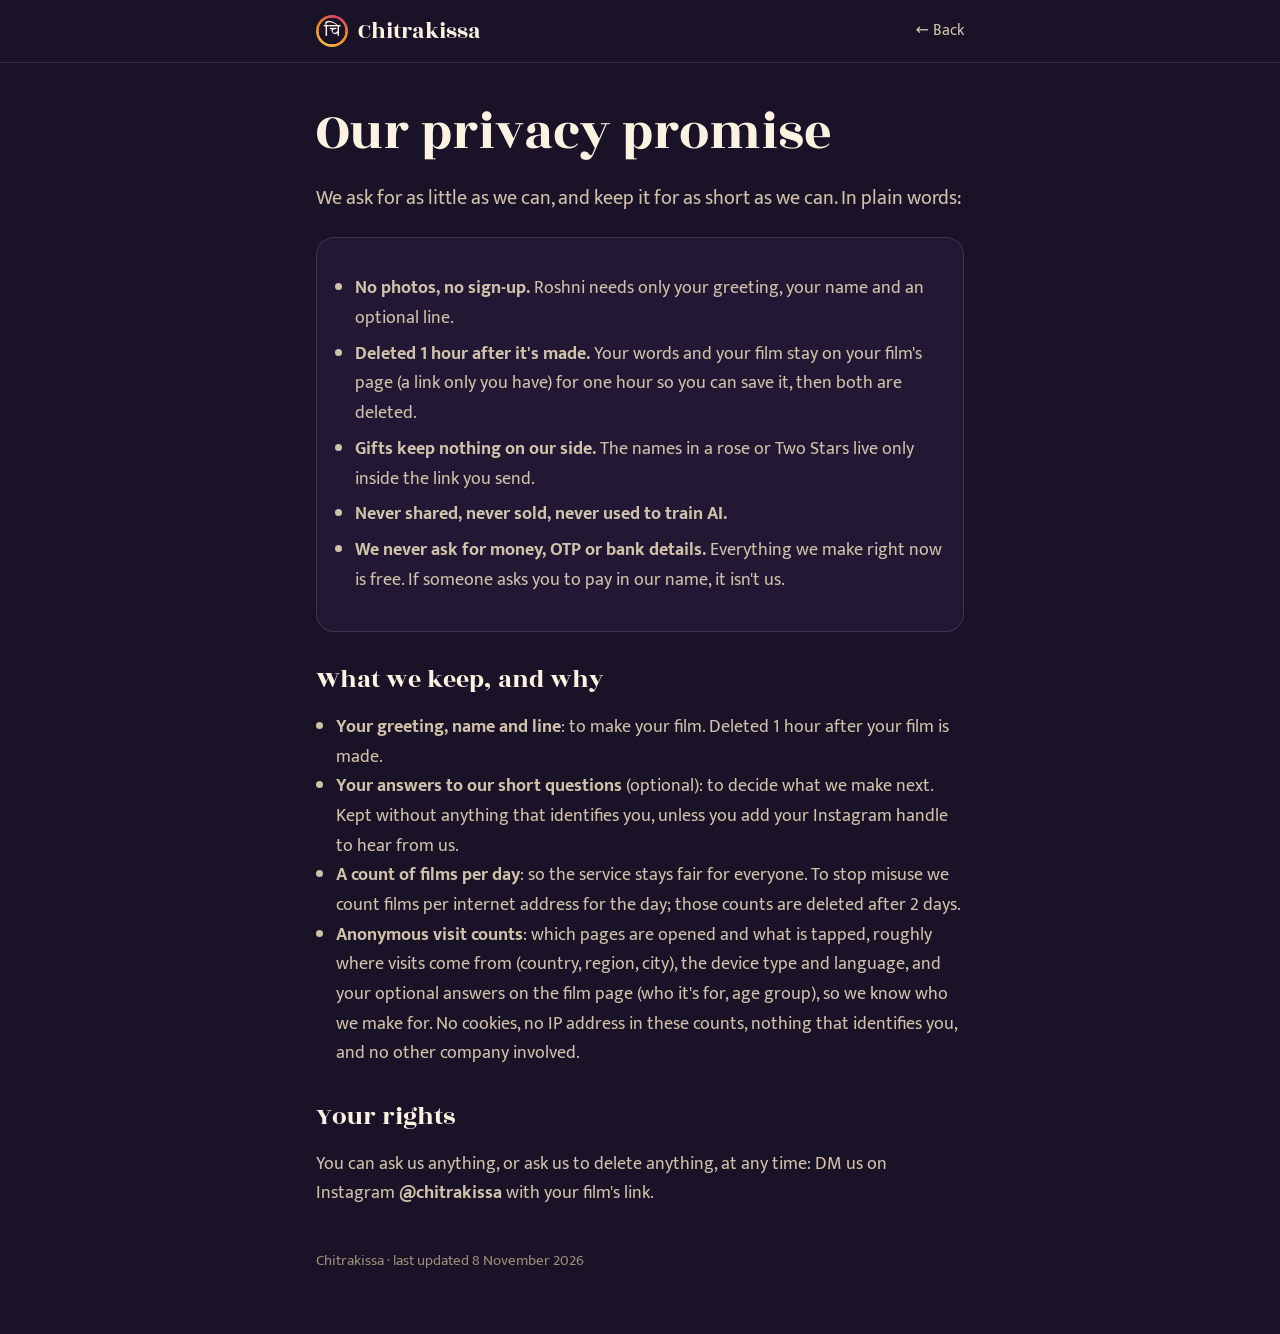
<file: privacy.html>
<!doctype html>
<html lang="en">
<head>
<meta charset="utf-8">
<meta name="viewport" content="width=device-width, initial-scale=1">
<title>Privacy Promise · Chitrakissa</title>
<meta name="description" content="What happens to your photos at Chitrakissa, in plain words: used only for your film, never sent to any AI company, deleted once it is delivered.">
<link rel="preconnect" href="https://fonts.googleapis.com"><link rel="preconnect" href="https://fonts.gstatic.com" crossorigin>
<link href="https://fonts.googleapis.com/css2?family=Mukta:wght@400;500;700&family=Rozha+One&family=Tiro+Devanagari+Hindi&display=swap" rel="stylesheet">
<style>
:root {
  --raat: #1a1226; --raat-2: #231833; --line: rgba(251, 242, 226, .12);
  --diya: #f3b94d; --marigold: #ee8a1c; --rani: #d63a6e; --cream: #fbf2e2; --cream-2: #cfc1aa; --cream-3: #9a8c7a;
  --display: "Rozha One", Georgia, serif; --body: "Mukta", system-ui, sans-serif; --deva: "Tiro Devanagari Hindi", serif;
  color-scheme: dark;
}
* { box-sizing: border-box; }
body { margin: 0; background: var(--raat); color: var(--cream); font: 18px/1.65 var(--body); -webkit-font-smoothing: antialiased; }
a { color: var(--diya); }
.wrap { max-width: 680px; margin: 0 auto; padding: 0 16px; }
.top { border-bottom: 1px solid var(--line); }
.top .wrap { display: flex; align-items: center; height: 62px; }
.mark { display: flex; align-items: center; gap: 10px; text-decoration: none; color: var(--cream); font: 400 23px var(--display); }
.mark i { display: grid; place-items: center; width: 32px; height: 32px; border-radius: 50%; font: normal 17px var(--deva); color: var(--cream);
  background: radial-gradient(circle, var(--raat) 58%, transparent 60%), conic-gradient(from 200deg, var(--diya), var(--marigold), var(--rani), var(--marigold), var(--diya)); }
.top .back { margin-left: auto; font-size: 16px; color: var(--cream-2); text-decoration: none; }
h1, h2 { font-family: var(--display); font-weight: 400; line-height: 1.1; margin: 0; }
h1 { font-size: clamp(38px, 8vw, 54px); margin: 40px 0 10px; }
h2 { font-size: 26px; margin: 34px 0 8px; color: var(--cream); }
p, li { color: var(--cream-2); }
ul { padding-left: 20px; }
.lede { font-size: 20px; }
.card { margin-top: 22px; padding: 18px; border-radius: 18px; background: var(--raat-2); border: 1px solid var(--line); }
.card li { margin: 6px 0; }
.small { font-size: 15px; color: var(--cream-3); margin: 40px 0 60px; }
</style>
</head>
<body>
<div class="top"><div class="wrap"><a class="mark" href="./"><i>चि</i>Chitrakissa</a><a class="back" href="order.html">← Back</a></div></div>
<main class="wrap">
  <h1>Our privacy promise</h1>
  <p class="lede">We ask for as little as we can, and keep it for as short as we can. In plain words:</p>

  <div class="card"><ul>
    <li><b>No photos, no sign-up.</b> Roshni needs only your greeting, your name and an optional line.</li>
    <li><b>Deleted 1 hour after it's made.</b> Your words and your film stay on your film's page (a link only you have) for one hour so you can save it, then both are deleted.</li>
    <li><b>Gifts keep nothing on our side.</b> The names in a rose or Two Stars live only inside the link you send.</li>
    <li><b>Never shared, never sold, never used to train AI.</b></li>
    <li><b>We never ask for money, OTP or bank details.</b> Everything we make right now is free. If someone asks you to pay in our name, it isn't us.</li>
  </ul></div>

  <h2>What we keep, and why</h2>
  <ul>
    <li><b>Your greeting, name and line</b>: to make your film. Deleted 1 hour after your film is made.</li>
    <li><b>Your answers to our short questions</b> (optional): to decide what we make next. Kept without anything that identifies you, unless you add your Instagram handle to hear from us.</li>
    <li><b>A count of films per day</b>: so the service stays fair for everyone. To stop misuse we count films per internet address for the day; those counts are deleted after 2 days.</li>
    <li><b>Anonymous visit counts</b>: which pages are opened and what is tapped, roughly where visits come from (country, region, city), the device type and language, and your optional answers on the film page (who it's for, age group), so we know who we make for. No cookies, no IP address in these counts, nothing that identifies you, and no other company involved.</li>
  </ul>

  <h2>Your rights</h2>
  <p>You can ask us anything, or ask us to delete anything, at any time: DM us on Instagram <b>@chitrakissa</b> with your film's link.</p>

  <p class="small">Chitrakissa · last updated 8 November 2026</p>
</main>
<script src="t.js" defer></script>
</body>
</html>
</file>
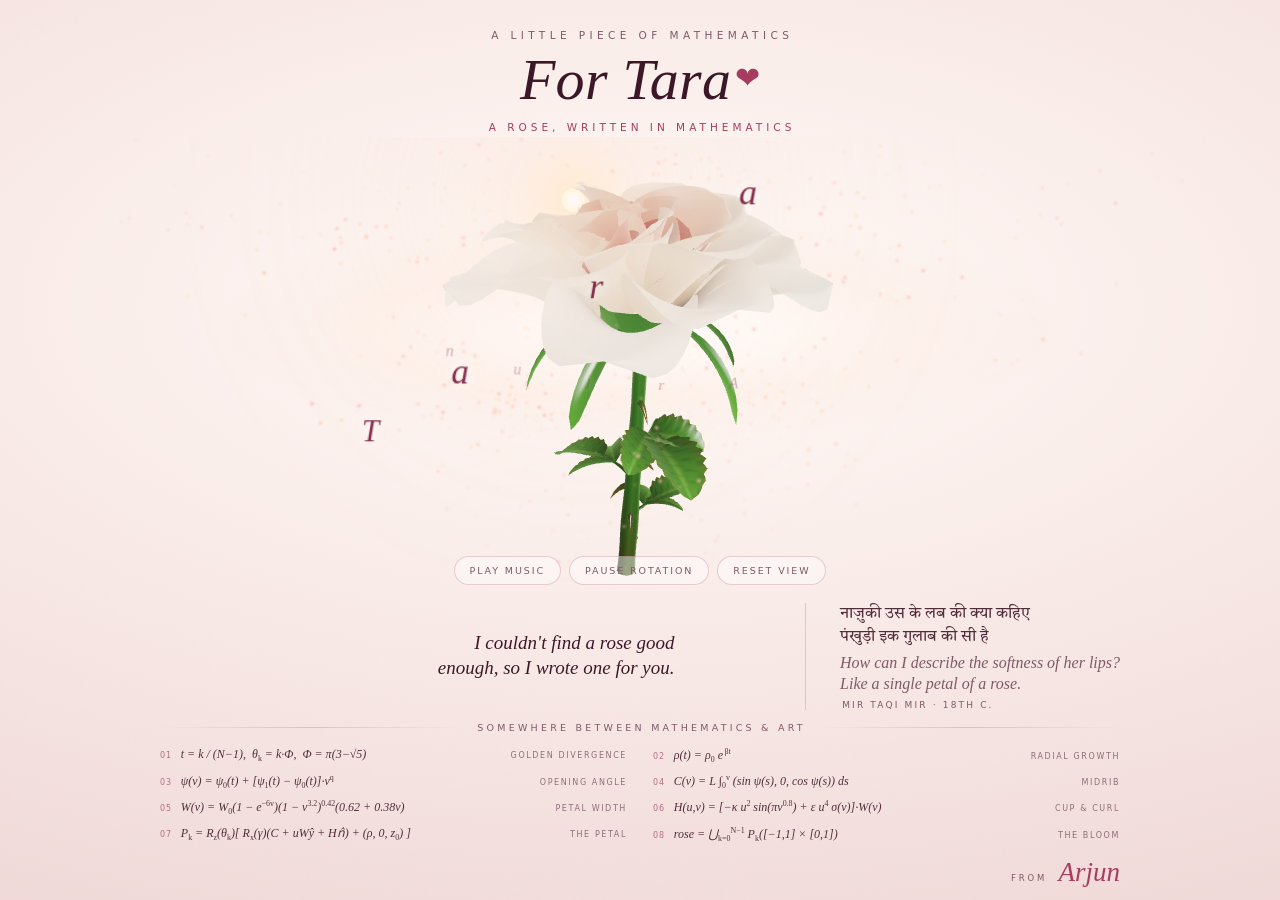
<file: gifts/rose.html>
<!DOCTYPE html>
<html lang="en">
<head>
<meta charset="utf-8">
<meta name="viewport" content="width=device-width, initial-scale=1, viewport-fit=cover">
<title>A Rose, Written in Mathematics</title>
<link rel="preconnect" href="https://fonts.googleapis.com">
<link rel="preconnect" href="https://fonts.gstatic.com" crossorigin>
<link href="https://fonts.googleapis.com/css2?family=Tiro+Devanagari+Hindi:ital@0;1&display=swap" rel="stylesheet">
<!--
  A ROSE, WRITTEN IN MATHEMATICS — customisable template.
  PERSONALIZATION: everything visible comes from #giftConfig (tokens {to} {from}); inserted with textContent.
  PALETTES: rose (the original, night) · ivory (blush dawn, light) · peach (cream & gold, light) · plum (lit dusk).
  QA hooks: ?seed=N  ?palette=rose|ivory|peach|plum  ?raga=yaman|khamaj|mohanam  window.__debug
-->
<style>
  :root{
    --ink:#07040a;
    --blush:#f6dde6;
    --rose:#e4658d;
    --rose-deep:#8d2246;
    --muted:#9a7887;
    --line:rgba(228,101,141,.22);
    --title:#fff0f5;
    --formula:#e9c9d5;
    --orbit:#ffe6ef;
    --orbit-glow:0 0 10px rgba(255,120,170,.75), 0 0 30px rgba(255,60,130,.45), 0 0 60px rgba(255,40,110,.25);
    --bg:radial-gradient(120% 80% at 50% 34%, #1b0a15 0%, #0d0510 45%, #07040a 100%);
    --glow:radial-gradient(46% 34% at 50% 42%, rgba(224,80,124,.20) 0%, rgba(150,30,70,.07) 42%, transparent 72%);
    --btn-bg:rgba(255,255,255,.02);
    --btn-hover:rgba(228,101,141,.07);
    --grain-op:.05;
    --display:"Iowan Old Style","Palatino Linotype",Palatino,Georgia,"Times New Roman",serif;
    --deva:"Tiro Devanagari Hindi","Kohinoor Devanagari","Noto Serif Devanagari","Mangal",serif;
    --ui:ui-sans-serif,system-ui,-apple-system,"Segoe UI",Roboto,"Helvetica Neue",sans-serif;
  }
  /* ivory — an ivory rose at blush dawn (light) */
  html[data-palette="ivory"]{
    --ink:#3a1f2a; --blush:#3a1f2a; --rose:#a33a5c; --rose-deep:#b06a82; --muted:#7a5563;
    --line:rgba(163,58,92,.24); --title:#3a1626; --formula:#4e2a38; --orbit:#7d2343;
    --orbit-glow:0 0 8px rgba(255,255,255,.95), 0 0 22px rgba(255,246,242,.85), 0 0 46px rgba(255,236,232,.6);
    --bg:radial-gradient(120% 80% at 50% 34%, #fffaf6 0%, #f8e9e6 48%, #eed5d4 100%);
    --glow:radial-gradient(46% 34% at 50% 42%, rgba(255,255,255,.75) 0%, rgba(255,236,226,.35) 45%, transparent 72%);
    --btn-bg:rgba(255,255,255,.45); --btn-hover:rgba(163,58,92,.08); --grain-op:.04;
  }
  /* peach — a peach-and-gold rose on cream paper (light, golden hour) */
  html[data-palette="peach"]{
    --ink:#3b1f1a; --blush:#3b1f1a; --rose:#b0502a; --rose-deep:#c0804f; --muted:#7d5a4c;
    --line:rgba(176,80,42,.24); --title:#4a2018; --formula:#4f2e22; --orbit:#8a3a14;
    --orbit-glow:0 0 8px rgba(255,255,255,.95), 0 0 22px rgba(255,248,236,.85), 0 0 46px rgba(255,236,210,.6);
    --bg:radial-gradient(120% 80% at 50% 34%, #fffdf6 0%, #fdf3e2 48%, #f5e2c6 100%);
    --glow:radial-gradient(46% 34% at 50% 42%, rgba(255,240,205,.80) 0%, rgba(255,222,170,.30) 45%, transparent 72%);
    --btn-bg:rgba(255,255,255,.45); --btn-hover:rgba(176,80,42,.08); --grain-op:.04;
  }
  /* plum — a deep plum rose in a lit, violet dusk */
  html[data-palette="plum"]{
    --ink:#140716; --blush:#f3e3f2; --rose:#e08ad0; --rose-deep:#a35a98; --muted:#b394b5;
    --line:rgba(224,138,208,.24); --title:#fbeefa; --formula:#ead2ea; --orbit:#fde9fb;
    --orbit-glow:0 0 10px rgba(236,140,220,.75), 0 0 30px rgba(190,90,220,.45), 0 0 60px rgba(150,60,200,.25);
    --bg:radial-gradient(120% 80% at 50% 34%, #3c1840 0%, #24102a 48%, #140716 100%);
    --glow:radial-gradient(46% 34% at 50% 42%, rgba(230,120,210,.24) 0%, rgba(140,60,170,.10) 42%, transparent 72%);
    --btn-bg:rgba(255,255,255,.03); --btn-hover:rgba(224,138,208,.08);
  }
  *{box-sizing:border-box;-webkit-tap-highlight-color:transparent}
  html,body{height:100%;margin:0}
  body{
    background:var(--bg);
    background-color:var(--ink);
    color:var(--blush);
    font-family:var(--ui);
    overflow:hidden;
    display:flex;flex-direction:column;
    padding:env(safe-area-inset-top) env(safe-area-inset-right) env(safe-area-inset-bottom) env(safe-area-inset-left);
  }
  html[data-palette="ivory"] body{background-color:#f8e9e6}
  html[data-palette="peach"] body{background-color:#fdf3e2}

  /* ---------- type ---------- */
  header{padding:clamp(14px,3.2vh,30px) 18px 4px;text-align:center;flex:0 0 auto;z-index:3}
  .eyebrow{
    font-size:clamp(8.5px,2.1vw,10.5px);
    letter-spacing:.42em;text-transform:uppercase;
    color:var(--muted);font-weight:500;
    margin:0 0 .85em;padding-left:.42em;
  }
  h1{
    font-family:var(--display);
    font-weight:400;font-style:italic;
    font-size:clamp(30px,7.4vw,58px);
    line-height:1.05;margin:0;
    color:var(--title);
    letter-spacing:.005em;
    overflow-wrap:anywhere;
  }
  h1 .nl,.nl{font-style:normal}
  h1 .nl{font-family:var(--deva)}
  h1 .heart{font-style:normal;font-size:.52em;vertical-align:.34em;margin-left:.12em;color:var(--rose)}
  .sub{
    margin:.95em 0 0;
    font-size:clamp(8.5px,2.1vw,10.5px);
    letter-spacing:.38em;text-transform:uppercase;
    color:var(--rose);opacity:.85;padding-left:.38em;
  }

  /* ---------- stage ---------- */
  .stage{position:relative;flex:1 1 auto;min-height:0}
  #glow{
    position:absolute;inset:0;pointer-events:none;
    background:var(--glow);
    filter:blur(2px);
  }
  canvas{position:absolute;inset:0;width:100%;height:100%;display:block;touch-action:none;cursor:grab}
  canvas.dragging{cursor:grabbing}
  #fallback{
    position:absolute;inset:0;display:none;place-items:center;text-align:center;
    padding:24px;font-size:13px;line-height:1.7;color:var(--muted);
  }
  #fallback b{color:var(--blush);font-weight:500}

  /* ---------- controls ---------- */
  .controls{
    position:absolute;left:0;right:0;bottom:8px;
    display:flex;gap:8px;justify-content:center;flex-wrap:wrap;z-index:3;
  }
  button{
    font-family:var(--ui);
    font-size:9.5px;letter-spacing:.2em;text-transform:uppercase;
    color:var(--muted);background:var(--btn-bg);
    border:1px solid var(--line);border-radius:999px;
    padding:8px 15px;cursor:pointer;
    transition:color .25s,border-color .25s,background .25s;
  }
  button:hover{color:var(--blush);border-color:var(--rose);background:var(--btn-hover)}
  button:focus-visible{outline:2px solid var(--rose);outline-offset:3px}
  button.on{color:var(--rose);border-color:var(--rose)}
  .hint{
    flex:0 0 100%;text-align:center;margin:0 0 4px;
    font-family:var(--display);font-style:italic;font-size:15px;color:var(--muted);
    pointer-events:none;transition:opacity 1.2s;opacity:0;
  }
  .hint.show{opacity:.95}

  /* ---------- footer / mathematics ---------- */
  footer{flex:0 0 auto;padding:10px 16px calc(12px + env(safe-area-inset-bottom));z-index:3}
  .words{max-width:720px;margin:0 auto 12px;text-align:center}
  .words:empty{display:none}
  .message{
    font-family:var(--display);font-style:italic;
    font-size:clamp(16px,4vw,19px);line-height:1.3;
    color:var(--title);margin:0 auto;max-width:34em;
    text-wrap:balance;overflow-wrap:anywhere;
  }
  .verse{margin:.6em auto 0;max-width:30em}
  .verse .vt{
    font-family:var(--deva);font-size:16px;line-height:1.45;color:var(--formula);
    white-space:pre-line;margin:0;
  }
  .verse .vt[dir="rtl"]{font-family:"Noto Nastaliq Urdu","Jameel Noori Nastaleeq",var(--deva);line-height:2}
  .verse .ve{
    font-family:var(--display);font-style:italic;font-size:16px;line-height:1.3;
    color:var(--muted);white-space:pre-line;margin:.25em 0 0;
  }
  .verse .vb{font-size:9px;letter-spacing:.24em;text-transform:uppercase;color:var(--muted);margin:.55em 0 0;padding-left:.24em}
  .rule{
    display:flex;align-items:center;gap:14px;
    max-width:960px;margin:0 auto 12px;
  }
  .rule::before,.rule::after{content:"";flex:1;height:1px;background:linear-gradient(90deg,transparent,var(--line),transparent)}
  .rule span{
    font-size:clamp(7.5px,1.9vw,9.5px);letter-spacing:.34em;text-transform:uppercase;
    color:var(--muted);white-space:nowrap;padding-left:.34em;
  }
  .math{
    max-width:960px;margin:0 auto;
    display:grid;grid-template-columns:repeat(2,minmax(0,1fr));
    gap:5px 26px;
    max-height:22vh;overflow-y:auto;
    -webkit-overflow-scrolling:touch;
    scrollbar-width:thin;scrollbar-color:var(--line) transparent;
  }
  .math::-webkit-scrollbar{width:3px}
  .math::-webkit-scrollbar-thumb{background:var(--line);border-radius:3px}
  .eq{display:flex;gap:9px;align-items:baseline;font-size:clamp(9.5px,2.15vw,12px);line-height:1.65}
  .eq .n{
    font-size:8px;letter-spacing:.1em;color:var(--rose-deep);
    flex:0 0 auto;padding-top:.15em;font-variant-numeric:tabular-nums;
  }
  .eq .f{font-family:var(--display);color:var(--formula);font-style:italic;white-space:nowrap}
  .eq .lbl{
    font-size:8px;letter-spacing:.2em;text-transform:uppercase;color:var(--muted);
    margin-left:auto;padding-left:10px;white-space:nowrap;opacity:.85;
  }
  sub,sup{font-size:.66em;font-style:normal}

  /* ---------- entrance ---------- */
  @keyframes rise{from{opacity:0;transform:translateY(12px)}to{opacity:1;transform:none}}
  @keyframes fade{from{opacity:0}to{opacity:1}}
  .eyebrow{animation:rise 1.3s .25s both cubic-bezier(.22,.7,.3,1)}
  h1{animation:rise 1.6s .60s both cubic-bezier(.22,.7,.3,1)}
  .sub{animation:rise 1.3s 1.05s both cubic-bezier(.22,.7,.3,1)}
  footer{animation:fade 2s 1.7s both}
  .controls{animation:fade 1.6s 2.3s both}
  .message{animation:rise 1.6s 4.6s both cubic-bezier(.22,.7,.3,1)}
  .verse{animation:fade 2.2s 6.4s both}

  /* ---------- the names, in orbit ---------- */
  .orbit{
    position:absolute;left:0;top:0;z-index:2;
    font-family:var(--display);font-style:italic;
    font-size:clamp(13px,3.2vw,25px);
    color:var(--orbit);white-space:nowrap;pointer-events:none;
    letter-spacing:.02em;opacity:0;
    text-shadow:var(--orbit-glow);
    will-change:transform,opacity;
  }
  .orbit.nl{font-family:var(--deva);font-style:normal}

  /* ---------- signature ---------- */
  .sign{
    max-width:960px;margin:13px auto 0;
    display:flex;align-items:baseline;justify-content:flex-end;gap:.7em;
  }
  .sign .from{
    font-size:8.5px;letter-spacing:.34em;text-transform:uppercase;
    color:var(--muted);padding-left:.34em;flex:0 0 auto;
  }
  .sign .who{
    font-family:var(--display);font-style:italic;
    font-size:clamp(19px,4vw,27px);line-height:1.1;
    color:var(--rose);text-align:right;overflow-wrap:anywhere;min-width:0;
  }
  .sign .who.nl{font-family:var(--deva);font-style:normal}

  /* ---------- filmic grain ---------- */
  #grain{
    position:fixed;inset:0;pointer-events:none;z-index:6;
    opacity:var(--grain-op);mix-blend-mode:overlay;background-repeat:repeat;
  }

  @media (max-width:620px){
    .math{grid-template-columns:1fr;max-height:17vh;gap:3px}
    .has-words .math{max-height:13vh}
    .sign{margin-top:9px}
    .eq .lbl{display:none}
    .controls{bottom:4px}
    .words{margin-bottom:9px}
  }
  @media (min-width:760px){
    .words{display:flex;align-items:center;justify-content:center;gap:34px;max-width:960px;text-align:left}
    .words .message{flex:0 1 auto;max-width:22em;text-align:right}
    .words .verse{flex:0 1 auto;margin:0;padding-left:34px;border-left:1px solid var(--line)}
    .words .message:only-child,.words .verse:only-child{text-align:center;border:0;padding:0}
  }
  @media (max-width:380px){
    .controls{gap:6px}
    button{padding:8px 10px;letter-spacing:.12em}
  }
  @media (prefers-reduced-motion:reduce){
    #glow{filter:none}
    .eyebrow,h1,.sub,footer,.controls,.message,.verse{animation:none;opacity:1;transform:none}
  }
</style>
</head>
<body>

<header>
  <p class="eyebrow" id="eyebrow"></p>
  <h1 id="title"></h1>
  <p class="sub" id="sub"></p>
</header>

<div class="stage">
  <div id="glow"></div>
  <canvas id="c"></canvas>
  <div id="fallback"><div><b id="fbTitle"></b><br><span id="fbBody"></span></div></div>
  <div class="controls">
    <p class="hint" id="hint" aria-hidden="true"></p>
    <button id="btnMusic" type="button" hidden></button>
    <button id="btnRot" type="button"></button>
    <button id="btnReset" type="button"></button>
  </div>
</div>

<footer>
  <div class="words" id="words"></div>
  <div class="rule"><span id="rule"></span></div>
  <div class="math" id="math"></div>
  <div class="sign"><span class="from" id="fromLabel"></span><span class="who" id="who"></span></div>
</footer>
<div id="grain" aria-hidden="true"></div>

<script id="giftConfig" type="application/json">
{
 "to": "Tara",
 "from": "Arjun",
 "seed": null,
 "palette": null,
 "raga": null,
 "message": "I couldn't find a rose good enough, so I wrote one for you.",
 "verse": {
  "enabled": true,
  "id": "mir-0002",
  "text": "नाज़ुकी उस के लब की क्या कहिए\nपंखुड़ी इक गुलाब की सी है",
  "translation": "How can I describe the softness of her lips?\nLike a single petal of a rose.",
  "by": "Mir Taqi Mir · 18th c.",
  "dir": "ltr"
 },
 "orbit": {"to": true, "from": true},
 "copy": {
  "docTitle": "For {to} — A Rose, Written in Mathematics",
  "eyebrow": "A little piece of mathematics",
  "title": "For {to}",
  "heart": "❤",
  "sub": "A rose, written in mathematics",
  "hint": "Drag to turn the rose",
  "rule": "Somewhere between mathematics & art",
  "fromLabel": "From",
  "musicOn": "Play music",
  "musicOff": "Pause music",
  "rotPause": "Pause rotation",
  "rotPlay": "Auto-rotate",
  "reset": "Reset view",
  "canvasLabel": "An interactive three-dimensional rose for {to}, generated from mathematics. Drag to rotate.",
  "fallbackTitle": "This rose needs WebGL.",
  "fallbackBody": "Try opening the file in Chrome, Firefox or Safari with hardware acceleration enabled."
 },
 "equations": [
  {"f": "t = k / (N−1),\u00a0 θ_{k} = k·Φ,\u00a0 Φ = π(3−√5)", "label": "golden divergence"},
  {"f": "ρ(t) = ρ_{0} e^{\u2009βt}", "label": "radial growth"},
  {"f": "ψ(v) = ψ_{0}(t) + [ψ_{1}(t) − ψ_{0}(t)]·v^{q}", "label": "opening angle"},
  {"f": "C(v) = L ∫_{0}^{v} (sin ψ(s), 0, cos ψ(s)) ds", "label": "midrib"},
  {"f": "W(v) = W_{0}(1 − e^{−6v})(1 − v^{3.2})^{0.42}(0.62 + 0.38v)", "label": "petal width"},
  {"f": "H(u,v) = [−κ u^{2} sin(πv^{0.8}) + ε u^{4} σ(v)]·W(v)", "label": "cup & curl"},
  {"f": "P_{k} = R_{z}(θ_{k})[ R_{x}(γ)(C + uWŷ + Hn̂) + (ρ, 0, z_{0}) ]", "label": "the petal"},
  {"f": "rose = ⋃_{k=0}^{N−1} P_{k}([−1,1] × [0,1])", "label": "the bloom"}
 ]
}
</script>
<script>
"use strict";
/* ============================================================
   A ROSE, WRITTEN IN MATHEMATICS
   Every petal is an independent parametric surface P(u,v).
   No libraries. No external assets.
   ============================================================ */

/* ---------- small deterministic prng (mulberry32) ---------- */
function RNG(seed){
  let s = seed >>> 0;
  this.next = function(){
    s = (s + 0x6D2B79F5) >>> 0;
    let t = s;
    t = Math.imul(t ^ (t >>> 15), t | 1);
    t ^= t + Math.imul(t ^ (t >>> 7), t | 61);
    return ((t ^ (t >>> 14)) >>> 0) / 4294967296;
  };
  this.sym = function(a){ return (this.next()*2 - 1) * a; };
}
const clamp = (x,a,b)=> x<a?a:(x>b?b:x);
function smoothstep(a,b,x){ const t = clamp((x-a)/(b-a),0,1); return t*t*(3-2*t); }
const RAD = Math.PI/180;
const lin = c => Math.pow(c, 2.2);            // sRGB -> linear

/* ============================================================
   CONFIG — every visible string comes from #giftConfig
   ============================================================ */
const DEFAULTS = {
  to:"", from:"", seed:null, palette:null, raga:null, message:"",
  verse:{enabled:false, id:"", text:"", translation:"", by:"", dir:"ltr"},
  orbit:{to:true, from:true}, copy:{}, equations:[]
};
function isObj(x){ return x && typeof x==='object' && !Array.isArray(x); }
function merge(a,b){ const o=Object.assign({},a); for(const k in (b||{})){ o[k] = isObj(a[k]) && isObj(b[k]) ? merge(a[k],b[k]) : b[k]; } return o; }
let CONFIG;
try{ CONFIG = merge(DEFAULTS, JSON.parse(document.getElementById('giftConfig').textContent)); }
catch(e){ CONFIG = merge(DEFAULTS,{}); }
/* a gift made on chitrakissa.github.io/gifts.html arrives as a link: #g=<base64url JSON> with the names and message */
CONFIG = merge(CONFIG, ((KEYS)=>(()=>{ try{ const m = location.hash.match(/^#g=([A-Za-z0-9_-]+)/); if(!m) return {}; const j = JSON.parse(decodeURIComponent(escape(atob(m[1].replace(/-/g,'+').replace(/_/g,'/'))))); const o = {}; for(const k of KEYS) if(j[k]!=null) o[k] = j[k]; return o; }catch(e){ return {}; } })())(['to','from','message']));
const QS = new URLSearchParams(location.search);
const fill = s => String(s==null?'':s).replace(/\{to\}/g, CONFIG.to).replace(/\{from\}/g, CONFIG.from);

/* ---------- seed: config → ?seed= → fresh ---------- */
let SEED = (QS.has('seed') && isFinite(+QS.get('seed'))) ? (+QS.get('seed'))>>>0
         : (CONFIG.seed!=null && isFinite(+CONFIG.seed)) ? (+CONFIG.seed)>>>0
         : (Math.random()*4294967296)>>>0;

/* ---------- palettes: petals (centre → edge, sRGB) + light ---------- */
const PALETTES = {
  rose:  { stops:[[0.00,0.22,0.015,0.065],[0.18,0.46,0.030,0.125],[0.38,0.72,0.080,0.255],[0.58,0.89,0.195,0.415],
                  [0.76,0.95,0.400,0.610],[0.90,0.93,0.520,0.660],[1.00,0.95,0.640,0.735]],
           core:[0.20,0.012,0.055], rim:[1.0,0.271,0.462], fill:[0.348,0.133,0.400], trans:[3.2,1.5,1.25],
           edge:[1.0,0.55,0.42], lamp:[1.00,0.86,0.70], halo:[1.00,0.46,0.62], polA:[1.0,0.80,0.48], polB:[1.0,0.58,0.78] },
  ivory: { stops:[[0.00,0.50,0.22,0.24],[0.18,0.70,0.44,0.42],[0.38,0.84,0.64,0.58],[0.58,0.91,0.78,0.70],
                  [0.76,0.94,0.85,0.77],[0.90,0.94,0.87,0.80],[1.00,0.95,0.89,0.83]],
           core:[0.55,0.30,0.26], rim:[1.0,0.86,0.78], fill:[0.36,0.30,0.42], trans:[2.0,1.75,1.45],
           edge:[1.0,0.86,0.70], lamp:[1.00,0.94,0.84], halo:[1.00,0.84,0.76], polA:[1.0,0.84,0.55], polB:[1.0,0.70,0.72] },
  peach: { stops:[[0.00,0.48,0.12,0.05],[0.18,0.72,0.24,0.08],[0.38,0.90,0.40,0.16],[0.58,0.96,0.54,0.28],
                  [0.76,0.98,0.66,0.40],[0.90,0.97,0.72,0.47],[1.00,0.98,0.78,0.55]],
           core:[0.48,0.14,0.05], rim:[1.0,0.62,0.30], fill:[0.42,0.24,0.30], trans:[2.8,1.8,0.95],
           edge:[1.0,0.74,0.42], lamp:[1.00,0.88,0.64], halo:[1.00,0.70,0.42], polA:[1.0,0.82,0.42], polB:[1.0,0.62,0.48] },
  plum:  { stops:[[0.00,0.07,0.006,0.05],[0.18,0.14,0.015,0.11],[0.38,0.24,0.03,0.19],[0.58,0.33,0.06,0.27],
                  [0.76,0.41,0.13,0.37],[0.90,0.46,0.21,0.44],[1.00,0.51,0.29,0.51]],
           core:[0.08,0.006,0.06], rim:[0.72,0.38,1.0], fill:[0.26,0.18,0.50], trans:[2.3,1.2,2.5],
           edge:[1.0,0.56,0.82], lamp:[1.00,0.84,0.92], halo:[0.86,0.46,0.96], polA:[1.0,0.82,0.58], polB:[0.92,0.62,1.0] }
};
const PAL_KEYS = ['rose','ivory','peach','plum'];
const RAGA_KEYS = ['yaman','khamaj','mohanam'];
const PAL_KEY = PALETTES[QS.get('palette')] ? QS.get('palette')
              : PALETTES[CONFIG.palette] ? CONFIG.palette
              : PAL_KEYS[(SEED>>>3) % PAL_KEYS.length];
const RAGA_KEY = RAGA_KEYS.includes(QS.get('raga')) ? QS.get('raga')
               : RAGA_KEYS.includes(CONFIG.raga) ? CONFIG.raga
               : ['yaman','yaman','khamaj','mohanam'][(SEED>>>7) % 4];          // Yaman most often
const PAL = PALETTES[PAL_KEY];
document.documentElement.setAttribute('data-palette', PAL_KEY);
const STOPS = PAL.stops;
function pal(s){
  s = clamp(s,0,1);
  for(let i=0;i<STOPS.length-1;i++){
    const A=STOPS[i], B=STOPS[i+1];
    if(s<=B[0]){
      const f=(s-A[0])/(B[0]-A[0]);
      return [lin(A[1]+(B[1]-A[1])*f), lin(A[2]+(B[2]-A[2])*f), lin(A[3]+(B[3]-A[3])*f)];
    }
  }
  return [lin(STOPS[6][1]),lin(STOPS[6][2]),lin(STOPS[6][3])];
}
const G_DARK = [lin(0.16),lin(0.30),lin(0.15)];
const G_MID  = [lin(0.30),lin(0.47),lin(0.22)];
const G_LITE = [lin(0.46),lin(0.62),lin(0.30)];
const mix3 = (a,b,f)=>[a[0]+(b[0]-a[0])*f, a[1]+(b[1]-a[1])*f, a[2]+(b[2]-a[2])*f];

/* ============================================================
   MESH BUILDER
   ============================================================ */
function Mesh(){
  this.pos=[]; this.col=[]; this.ao=[]; this.dly=[]; this.idx=[];
}
Mesh.prototype.grid = function(P, NV, NU, colFn, aoFn, delay, mat){
  const base = this.pos.length/3;
  for(let i=0;i<NV;i++){
    const a = NV>1 ? i/(NV-1) : 0;
    for(let j=0;j<NU;j++){
      const b = NU>1 ? j/(NU-1) : 0;
      const o = (i*NU+j)*3;
      this.pos.push(P[o],P[o+1],P[o+2]);
      const c = colFn(a,b);
      this.col.push(c[0],c[1],c[2]);
      const ao=Math.abs(aoFn(a,b));
      this.ao.push(mat ? -ao : ao);      // a negative AO marks foliage for the shader
      this.dly.push(delay);
    }
  }
  for(let i=0;i<NV-1;i++){
    for(let j=0;j<NU-1;j++){
      const A=base+i*NU+j, B=A+1, C=A+NU, D=C+1;
      this.idx.push(A,B,D, A,D,C);
    }
  }
};

/* rotate a flat xyz array about z, in place */
function rotZ(P, th){
  const c=Math.cos(th), s=Math.sin(th);
  for(let i=0;i<P.length;i+=3){
    const x=P[i], y=P[i+1];
    P[i]=c*x-s*y; P[i+1]=s*x+c*y;
  }
  return P;
}

/* ------------------------------------------------------------
   THE PETAL  —  P(u,v), u across the width, v base -> tip
   ------------------------------------------------------------ */
function petalSurface(o, NU, NV){
  const P = new Float32Array(NV*NU*3);
  const psi = new Float32Array(NV), X = new Float32Array(NV), Z = new Float32Array(NV),
        W = new Float32Array(NV), g = new Float32Array(NV), h = new Float32Array(NV);
  const dv = 1/(NV-1);
  for(let i=0;i<NV;i++){
    const v = i*dv;
    psi[i] = o.psi0 + (o.psi1-o.psi0)*Math.pow(v,o.expo);
    W[i]   = o.W0 * (1-Math.exp(-6*v)) * Math.pow(Math.max(1e-6, 1-Math.pow(v,3.2)), 0.42) * (0.62+0.38*v);
    g[i]   = Math.sin(Math.PI*Math.pow(v,0.8));
    h[i]   = smoothstep(0.42,1.0,v);
  }
  // midrib: integrate the tangent (sin psi, cos psi)
  X[0]=0; Z[0]=0;
  for(let i=1;i<NV;i++){
    X[i] = X[i-1] + o.L*Math.sin(psi[i-1])*dv;
    Z[i] = Z[i-1] + o.L*Math.cos(psi[i-1])*dv;
  }
  const cr=Math.cos(o.roll), sr=Math.sin(o.roll);
  for(let i=0;i<NV;i++){
    const nx=Math.cos(psi[i]), nz=-Math.sin(psi[i]);
    for(let j=0;j<NU;j++){
      const u = NU>1 ? (j/(NU-1))*2-1 : 0;
      const u2=u*u;
      const disp = (-o.cup*u2*g[i] + o.edge*u2*u2*h[i]) * W[i];
      let px = X[i] + nx*disp;
      let py = u*W[i];
      let pz = Z[i] + nz*disp;
      const ry = cr*py - sr*pz;         // roll about the radial axis
      const rz = sr*py + cr*pz;
      const k=(i*NU+j)*3;
      P[k]   = px + o.rho;
      P[k+1] = ry;
      P[k+2] = rz + o.z0;
    }
  }
  return rotZ(P, o.theta);
}

/* ------------------------------------------------------------
   surface of revolution  (receptacle, core)
   ------------------------------------------------------------ */
function revolve(prof, NA){
  const NV=prof.length, P=new Float32Array(NV*NA*3);
  for(let i=0;i<NV;i++){
    const r=prof[i][0], z=prof[i][1];
    for(let j=0;j<NA;j++){
      const a=j/(NA-1)*Math.PI*2, k=(i*NA+j)*3;
      P[k]=r*Math.cos(a); P[k+1]=r*Math.sin(a); P[k+2]=z;
    }
  }
  return P;
}

/* ------------------------------------------------------------
   a simpler blade — sepals & leaves
   ------------------------------------------------------------ */
function blade(o, NU, NV){
  const P=new Float32Array(NV*NU*3);
  const psi=new Float32Array(NV), X=new Float32Array(NV), Z=new Float32Array(NV), W=new Float32Array(NV);
  const dv=1/(NV-1);
  for(let i=0;i<NV;i++){
    const v=i*dv;
    psi[i]=o.psi0+(o.psi1-o.psi0)*Math.pow(v,o.expo);
    W[i]=o.W0*(1-Math.exp(-6*v))*Math.pow(Math.max(1e-6,1-Math.pow(v,o.tip)),0.5)*(0.6+0.4*v)
         * (1 + (o.serr||0)*Math.sin(9*Math.PI*v));
  }
  X[0]=0; Z[0]=0;
  for(let i=1;i<NV;i++){
    X[i]=X[i-1]+o.L*Math.sin(psi[i-1])*dv;
    Z[i]=Z[i-1]+o.L*Math.cos(psi[i-1])*dv;
  }
  const cr=Math.cos(o.roll), sr=Math.sin(o.roll);
  for(let i=0;i<NV;i++){
    const nx=Math.cos(psi[i]), nz=-Math.sin(psi[i]);
    for(let j=0;j<NU;j++){
      const u=(j/(NU-1))*2-1;
      const disp=-o.cup*u*u*Math.sin(Math.PI*Math.pow(i*dv,0.8))*W[i];
      let py=u*W[i], pz=Z[i]+nz*disp;
      const ry=cr*py-sr*pz, rz=sr*py+cr*pz;
      const k=(i*NU+j)*3;
      P[k]=X[i]+nx*disp+o.rho; P[k+1]=ry; P[k+2]=rz+o.z0;
    }
  }
  rotZ(P,o.theta);
  if(o.off){ for(let i=0;i<P.length;i+=3){ P[i]+=o.off[0]; P[i+1]+=o.off[1]; P[i+2]+=o.off[2]; } }
  return P;
}

const frac = x => x - Math.floor(x);

/* a tube swept along an arbitrary path */
function tubeFrom(path, radii, NA){
  const NW=path.length, P=new Float32Array(NW*NA*3);
  for(let i=0;i<NW;i++){
    const c=path[i];
    const a=path[Math.min(i+1,NW-1)], b=path[Math.max(i-1,0)];
    let tn=[a[0]-b[0],a[1]-b[1],a[2]-b[2]];
    let tl=Math.hypot(tn[0],tn[1],tn[2])||1; tn=[tn[0]/tl,tn[1]/tl,tn[2]/tl];
    const ref = Math.abs(tn[2])>0.9 ? [1,0,0] : [0,0,1];
    let e1=[tn[1]*ref[2]-tn[2]*ref[1], tn[2]*ref[0]-tn[0]*ref[2], tn[0]*ref[1]-tn[1]*ref[0]];
    const el=Math.hypot(e1[0],e1[1],e1[2])||1; e1=[e1[0]/el,e1[1]/el,e1[2]/el];
    const e2=[tn[1]*e1[2]-tn[2]*e1[1], tn[2]*e1[0]-tn[0]*e1[2], tn[0]*e1[1]-tn[1]*e1[0]];
    for(let j=0;j<NA;j++){
      const an=j/(NA-1)*Math.PI*2, ca=Math.cos(an)*radii[i], sa=Math.sin(an)*radii[i], k=(i*NA+j)*3;
      P[k]  =c[0]+ca*e1[0]+sa*e2[0];
      P[k+1]=c[1]+ca*e1[1]+sa*e2[1];
      P[k+2]=c[2]+ca*e1[2]+sa*e2[2];
    }
  }
  return P;
}

/* an arc in the vertical plane, used for petioles and leaflet midribs */
function arc(L,psi0,psi1,expo,steps){
  const pts=[]; let x=0,z=0; const dv=1/(steps-1);
  for(let i=0;i<steps;i++){
    pts.push([x,z]);
    const ps=psi0+(psi1-psi0)*Math.pow(i*dv,expo);
    x+=L*Math.sin(ps)*dv; z+=L*Math.cos(ps)*dv;
  }
  return pts;
}

/* ------------------------------------------------------------
   A rose leaflet: ovate, pointed, toothed at the margin,
   creased along the midrib.
   ------------------------------------------------------------ */
function leaflet(o,NU,NV){
  const P=new Float32Array(NV*NU*3), dv=1/(NV-1);
  const psi=new Float32Array(NV),X=new Float32Array(NV),Z=new Float32Array(NV),W=new Float32Array(NV);
  for(let i=0;i<NV;i++){
    const v=i*dv;
    psi[i]=o.psi0+(o.psi1-o.psi0)*Math.pow(v,1.30);
    let w=Math.pow(Math.max(v,1e-4),0.42)*Math.pow(Math.max(1-v,0),0.62)/0.50;   // ovate, acuminate
    const tooth=(frac(v*o.teeth)-0.5)*2;
    w*=1 + o.serr*tooth*Math.min(1,v*7)*Math.min(1,(1-v)*6);                     // the toothed margin
    W[i]=o.W0*Math.max(w,0);
  }
  X[0]=0; Z[0]=0;
  for(let i=1;i<NV;i++){
    X[i]=X[i-1]+o.L*Math.sin(psi[i-1])*dv;
    Z[i]=Z[i-1]+o.L*Math.cos(psi[i-1])*dv;
  }
  const cr=Math.cos(o.roll), sr=Math.sin(o.roll);
  for(let i=0;i<NV;i++){
    const v=i*dv, nx=Math.cos(psi[i]), nz=-Math.sin(psi[i]);
    for(let j=0;j<NU;j++){
      const u=(j/(NU-1))*2-1;
      const fold=-(o.fold*Math.abs(u) + o.cup*u*u)*(1-0.35*v)*W[i];   // slight crease, gentle cup
      let px=X[i]+nx*fold, py=u*W[i]*(1+o.asym*(u<0?-1:1)), pz=Z[i]+nz*fold;
      const ry=cr*py-sr*pz, rz=sr*py+cr*pz;
      const k=(i*NU+j)*3;
      P[k]=px; P[k+1]=ry; P[k+2]=rz;
    }
  }
  rotZ(P,o.theta);
  for(let i=0;i<P.length;i+=3){ P[i]+=o.off[0]; P[i+1]+=o.off[1]; P[i+2]+=o.off[2]; }
  return P;
}

function stemPoint(w){
  return [ 0.09*w*w + 0.05*Math.sin(2.4*w), -0.04*Math.pow(w,1.6), -0.34 - 1.45*w ];
}

/* ============================================================
   BUILD THE WHOLE PLANT
   ============================================================ */
function buildRose(quality){
  const NU = quality.nu, NV = quality.nv, N = quality.petals;
  const rng = new RNG(quality.seed);
  const M = new Mesh();
  const GA = 137.507*RAD;

  /* --- the curled core, so the centre never shows through --- */
  const core=[];
  for(let i=0;i<7;i++){
    const w=i/6;
    core.push([0.040*Math.sin(Math.PI*(0.12+0.88*w))+0.004, 0.16*w]);
  }
  M.grid(revolve(core,14), 7, 14,
    ()=>[lin(PAL.core[0]),lin(PAL.core[1]),lin(PAL.core[2])], (a)=>0.16+0.10*a, 0.0);

  /* --- the petals: one parametric surface each --- */
  for(let k=0;k<N;k++){
    const t = k/(N-1);
    const ss = smoothstep(0.30,1.00,t);
    const o = {
      L    : (0.24 + 0.68*Math.pow(t,0.80)) * (1+rng.sym(0.07)),
      psi0 : (3 + 62*ss + rng.sym(4))*RAD,
      psi1 : (-9 + 108*Math.pow(t,1.20) + rng.sym(7))*RAD,
      expo : 1.70 - 0.50*t,
      rho  : 0.030*Math.exp(2.25*t)*(1+rng.sym(0.09)),
      z0   : 0.14 - 0.30*t,
      roll : (58*Math.pow(1-t,1.5) + rng.sym(6))*RAD,
      cup  : 1.60 - 0.95*t,
      edge : 0.10 + 0.40*t*t,
      theta: GA*k + rng.sym(0.13)
    };
    o.W0 = o.L*(0.44 + 0.10*t);
    const cj = rng.sym(0.05);
    const tone = 1.02*Math.pow(t,1.55) + cj - 0.02;
    const aoT  = 0.16 + 0.84*Math.pow(t,0.70);
    M.grid(petalSurface(o,NU,NV), NV, NU,
      (a)=>pal(tone + 0.20*Math.pow(a,2.2)),
      (a)=>(0.07 + 0.93*smoothstep(0,0.62,a))*aoT,
      t);
  }

  /* --- receptacle --- */
  const hip=[];
  for(let i=0;i<10;i++){
    const w=i/9;
    hip.push([0.27*Math.pow(1-w,0.45)*(1-0.45*w)+0.045, -0.40*Math.pow(w,1.05)]);
  }
  M.grid(revolve(hip,24), 10, 24,
    (a)=>mix3(mix3(G_DARK,G_MID,0.35), G_MID, a*0.7),
    (a)=>0.30+0.35*a, 0.02, 1);

  /* --- sepals --- */
  for(let k=0;k<5;k++){
    M.grid(blade({
      L:0.62+rng.sym(0.08), W0:0.075, psi0:(120+rng.sym(8))*RAD, psi1:(168+rng.sym(10))*RAD,
      expo:1.2, cup:0.55, rho:0.20, z0:-0.10, roll:rng.sym(0.25),
      theta:2*Math.PI*k/5+rng.sym(0.18), tip:1.9
    },7,11), 11,7,
      (a)=>mix3(G_DARK,G_MID,0.35+0.65*a), (a)=>0.35+0.5*a, 0.05, 1);
  }

  /* --- stem: tapered, faintly ribbed, browner toward the cut --- */
  {
    const NW=20, NA=10, path=[], radii=[];
    for(let i=0;i<NW;i++){
      const w=i/(NW-1);
      path.push(stemPoint(w));
      radii.push((0.038+0.020*w)*(1+0.05*Math.sin(w*19)));     // never perfectly uniform
    }
    M.grid(tubeFrom(path,radii,NA),NW,NA,
      (a,b)=>{
        const st=0.86+0.14*Math.sin(b*Math.PI*10);              // longitudinal striation
        const c=mix3(mix3(G_DARK,G_MID,0.62),[lin(0.40),lin(0.24),lin(0.14)],0.38*smoothstep(0.55,1.0,a));
        return [c[0]*st,c[1]*st,c[2]*st];
      },
      (a,b)=>0.34+0.44*Math.abs(Math.sin(Math.PI*b)), 0.0, 1);
  }

  /* --- thorns --- */
  [[0.20,1.1],[0.33,4.0],[0.47,2.2],[0.58,5.4],[0.70,0.6],[0.84,3.3]].forEach(function(t){
    const c=stemPoint(t[0]), th=t[1]+rng.sym(0.3);
    const L=0.075+rng.next()*0.045, out=[Math.cos(th),Math.sin(th),0];
    const path=[], radii=[], NS=5;
    for(let i=0;i<NS;i++){
      const f=i/(NS-1);
      path.push([c[0]+out[0]*(0.030+f*L), c[1]+out[1]*(0.030+f*L), c[2]-f*f*L*0.85]);  // curving down
      radii.push(0.021*Math.pow(1-f,0.75)+0.0013);
    }
    M.grid(tubeFrom(path,radii,6),NS,6,
      (a)=>mix3(mix3(G_DARK,G_MID,0.55),[lin(0.50),lin(0.26),lin(0.19)],0.10+0.72*a),
      (a)=>0.32+0.4*a, 0.03, 1);
  });

  /* --- leaves: compound, as a rose's are — a petiole with three leaflets --- */
  const LNU = quality.leafU, LNV = quality.leafV;
  function leafCol(a,b){
    const u=b*2-1, au=Math.abs(u);
    const midrib=1-smoothstep(0.0,0.11,au);
    const lat=Math.abs(frac(a*6.0-au*1.8)-0.5)*2;
    const vein=1-smoothstep(0.68,1.0,lat);
    let c=mix3(G_DARK,G_MID,0.16+0.46*a);
    c=mix3(c,G_LITE,0.34*midrib+0.15*vein);                    // veins catch the light
    c=mix3(c,[lin(0.44),lin(0.21),lin(0.16)],0.26*smoothstep(0.70,1.0,au));  // bronzed edge
    return c;
  }
  [[0.34,0.95,1.00],[0.55,-1.85,0.86],[0.74,2.70,0.72]].forEach(function(LF){
    const base=stemPoint(LF[0]), th=LF[1]+rng.sym(0.15), sc=LF[2];
    const Lp=0.30*sc, ps0=(62+rng.sym(6))*RAD, ps1=(104+rng.sym(8))*RAD;
    const pa=arc(Lp,ps0,ps1,1.2,6);
    const ppath=[], prad=[];
    for(let i=0;i<pa.length;i++){
      ppath.push([base[0]+Math.cos(th)*pa[i][0], base[1]+Math.sin(th)*pa[i][0], base[2]+pa[i][1]]);
      prad.push(0.0125*(1-0.45*i/(pa.length-1)));
    }
    M.grid(tubeFrom(ppath,prad,6),pa.length,6,
      (a)=>mix3(G_DARK,G_MID,0.30+0.3*a),(a)=>0.34+0.3*a, 0.10, 1);

    /* one terminal leaflet, two laterals part way along */
    const tip=ppath[ppath.length-1], mid=ppath[Math.floor(pa.length*0.52)];
    const set=[
      {off:tip, th:th+rng.sym(0.10), L:0.46*sc, W:0.150*sc, roll:rng.sym(0.18)},
      {off:mid, th:th+0.72+rng.sym(0.12), L:0.35*sc, W:0.118*sc, roll:0.30+rng.sym(0.15)},
      {off:mid, th:th-0.72+rng.sym(0.12), L:0.35*sc, W:0.118*sc, roll:-0.30+rng.sym(0.15)}
    ];
    set.forEach(function(o){
      M.grid(leaflet({
        L:o.L, W0:o.W, psi0:(84+rng.sym(7))*RAD, psi1:(126+rng.sym(9))*RAD,
        teeth:8, serr:0.11, fold:0.15, cup:0.38, asym:0.05+rng.next()*0.05,
        roll:o.roll, theta:o.th, off:o.off
      },LNU,LNV), LNV, LNU, leafCol, (a)=>0.30+0.55*a, 0.14, 1);
    });
  });

  /* --- smooth vertex normals --- */
  const nv = M.pos.length/3;
  const nrm = new Float32Array(nv*3);
  for(let i=0;i<M.idx.length;i+=3){
    const a=M.idx[i]*3, b=M.idx[i+1]*3, c=M.idx[i+2]*3;
    const ux=M.pos[b]-M.pos[a],   uy=M.pos[b+1]-M.pos[a+1], uz=M.pos[b+2]-M.pos[a+2];
    const vx=M.pos[c]-M.pos[a],   vy=M.pos[c+1]-M.pos[a+1], vz=M.pos[c+2]-M.pos[a+2];
    const fx=uy*vz-uz*vy, fy=uz*vx-ux*vz, fz=ux*vy-uy*vx;
    nrm[a]+=fx;nrm[a+1]+=fy;nrm[a+2]+=fz;
    nrm[b]+=fx;nrm[b+1]+=fy;nrm[b+2]+=fz;
    nrm[c]+=fx;nrm[c+1]+=fy;nrm[c+2]+=fz;
  }
  for(let i=0;i<nv*3;i+=3){
    const l=Math.hypot(nrm[i],nrm[i+1],nrm[i+2])||1;
    nrm[i]/=l; nrm[i+1]/=l; nrm[i+2]/=l;
  }

  /* --- interleave: pos(3) nrm(3) col(3) ao(1) delay(1) = 11 --- */
  const inter = new Float32Array(nv*11);
  for(let i=0;i<nv;i++){
    const o=i*11;
    inter[o]  =M.pos[i*3];   inter[o+1]=M.pos[i*3+1]; inter[o+2]=M.pos[i*3+2];
    inter[o+3]=nrm[i*3];     inter[o+4]=nrm[i*3+1];   inter[o+5]=nrm[i*3+2];
    inter[o+6]=M.col[i*3];   inter[o+7]=M.col[i*3+1]; inter[o+8]=M.col[i*3+2];
    inter[o+9]=M.ao[i];      inter[o+10]=M.dly[i];
  }
  return { data:inter, index:M.idx, count:M.idx.length, verts:nv };
}

/* ============================================================
   MATRICES
   ============================================================ */
function perspective(fovy,asp,n,f){
  const t=1/Math.tan(fovy/2);
  return new Float32Array([t/asp,0,0,0, 0,t,0,0, 0,0,(f+n)/(n-f),-1, 0,0,2*f*n/(n-f),0]);
}
function lookAt(eye,ctr,up){
  let fz=[ctr[0]-eye[0],ctr[1]-eye[1],ctr[2]-eye[2]];
  let l=Math.hypot(fz[0],fz[1],fz[2]); fz=[fz[0]/l,fz[1]/l,fz[2]/l];
  let sx=[fz[1]*up[2]-fz[2]*up[1], fz[2]*up[0]-fz[0]*up[2], fz[0]*up[1]-fz[1]*up[0]];
  l=Math.hypot(sx[0],sx[1],sx[2])||1; sx=[sx[0]/l,sx[1]/l,sx[2]/l];
  const uy=[sx[1]*fz[2]-sx[2]*fz[1], sx[2]*fz[0]-sx[0]*fz[2], sx[0]*fz[1]-sx[1]*fz[0]];
  return new Float32Array([
    sx[0],uy[0],-fz[0],0,
    sx[1],uy[1],-fz[1],0,
    sx[2],uy[2],-fz[2],0,
    -(sx[0]*eye[0]+sx[1]*eye[1]+sx[2]*eye[2]),
    -(uy[0]*eye[0]+uy[1]*eye[1]+uy[2]*eye[2]),
      fz[0]*eye[0]+fz[1]*eye[1]+fz[2]*eye[2], 1]);
}
function mul(a,b){
  const o=new Float32Array(16);
  for(let i=0;i<4;i++)for(let j=0;j<4;j++){
    let s=0; for(let k=0;k<4;k++) s+=a[k*4+j]*b[i*4+k];
    o[i*4+j]=s;
  }
  return o;
}

/* ============================================================
   RENDERER
   ============================================================ */
const VS = `
attribute vec3 aPos; attribute vec3 aNrm; attribute vec3 aCol;
attribute float aAo; attribute float aDly;
uniform mat4 uVP; uniform float uGrow; uniform float uTime;
varying vec3 vN; varying vec3 vC; varying vec3 vP; varying float vAo; varying float vMat;
void main(){
  float g = clamp((uGrow - aDly*0.75)/0.28, 0.0, 1.0);
  g = g*g*(3.0-2.0*g);
  vec3 anchor = vec3(0.0, 0.0, aPos.z*0.88);
  vec3 p = mix(anchor, aPos, g);
  float lift = max(p.z + 1.85, 0.0);              // the stem is still, the bloom sways
  p.x += sin(uTime*0.20 + p.z*0.55)*0.0068*lift;
  p.y += cos(uTime*0.155 + p.z*0.45)*0.0056*lift;
  vN=aNrm; vC=aCol; vP=p;
  vAo = abs(aAo);
  vMat = step(aAo, 0.0);                 // 1.0 for stem, leaves, sepals
  gl_Position = uVP*vec4(p,1.0);
}`;

const FS = `
precision mediump float;
varying vec3 vN; varying vec3 vC; varying vec3 vP; varying float vAo; varying float vMat;
uniform vec3 uEye; uniform vec3 uLight; uniform float uLightI;
uniform vec3 uRim; uniform vec3 uFill; uniform vec3 uTrans; uniform vec3 uEdge;
void main(){
  vec3 N = normalize(vN);
  vec3 V = normalize(uEye - vP);
  float back = step(dot(N,V), 0.0);                // leaf undersides are paler
  if(dot(N,V) < 0.0) N = -N;                       // everything is two-sided
  vec3 L1 = vec3(0.5178, 0.5477, 0.6572);          // key
  vec3 L2 = vec3(-0.8733,-0.3743, 0.3119);         // fill
  vec3 albedo = vC*(1.0 + 0.34*vMat*back);
  float w = mix(0.45, 0.18, vMat);                 // petals scatter light; leaves don't
  float d1 = clamp((dot(N,L1)+w)/(1.0+w), 0.0, 1.0);
  float d2 = clamp((dot(N,L2)+w)/(1.0+w), 0.0, 1.0);
  float rim = pow(clamp(1.0-abs(dot(N,V)),0.0,1.0), 3.0);
  vec3 H = normalize(L1+V);
  float sd = clamp(dot(N,H),0.0,1.0);
  float sp = mix(pow(sd,22.0)*0.11, pow(sd,54.0)*0.66, vMat);   // leaves are waxy
  vec3 shade = d1*vec3(1.0,0.93,0.90)*mix(0.92,1.02,vMat)
             + d2*uFill*0.26
             + 0.085;
  vec3 rimC = mix(uRim, vec3(0.42,0.80,0.30), vMat);
  vec3 col = albedo*shade*vAo + rim*rimC*mix(0.30,0.14,vMat)*vAo + sp;

  /* --- the lamp behind the rose: light carried through the petal --- */
  vec3 Lw = uLight - vP;
  float Ld = length(Lw);
  Lw /= max(Ld,0.001);
  float atten   = 1.0/(1.0 + 0.16*Ld*Ld);
  float toward  = pow(clamp(dot(V,-Lw),0.0,1.0), 2.0);   // are we looking into the lamp?
  float backlit = smoothstep(-0.30,0.75, dot(-N,Lw));    // is the lamp behind this petal?
  float thin    = mix(1.0,0.40,abs(dot(N,V)));           // grazing petals read as thinner
  float trans   = backlit*toward*thin*atten*uLightI;
  float edge    = pow(clamp(1.0-abs(dot(N,V)),0.0,1.0),2.0)*toward*atten*uLightI;
  col += albedo*mix(uTrans, vec3(1.05,2.30,0.75), vMat)*trans*mix(1.35,0.80,vMat)
       + mix(uEdge, vec3(0.70,1.00,0.45), vMat)*edge*0.55;

  col *= 1.15;
  col = clamp((col*(2.51*col+0.03))/(col*(2.43*col+0.59)+0.14), 0.0, 1.0);
  gl_FragColor = vec4(pow(col, vec3(1.0/2.2)), 1.0);
}`;

const PVS = `
attribute vec3 aP; attribute float aS;
uniform mat4 uVP; uniform float uT; uniform float uPx;
varying float vA; varying float vH;
void main(){
  float life = 16.0 + aS*20.0;                          // each grain lives 16-36 s
  float ph   = fract(uT/life + aP.z);                   // its own place in that life
  float ang  = aP.y + ph*4.6 + uT*0.010;                // the spiral
  float rad  = mix(aP.x*0.34, aP.x, ph);                // drifting outward as it rises
  float hz   = mix(-1.30, 1.10, ph) + 0.16*sin(uT*0.055 + aP.y*3.1);
  vec3 p = vec3(rad*cos(ang), rad*sin(ang), hz);
  vec4 mv = uVP*vec4(p,1.0);
  gl_Position = mv;
  float fade = pow(sin(3.14159*ph), 1.25);              // in from nothing, out to nothing
  float tw   = 0.68 + 0.32*sin(uT*(0.18+0.40*aS) + aP.y*7.0);
  gl_PointSize = clamp((0.7+2.2*aS)*(0.5+0.7*fade)*uPx/max(mv.w,0.001), 1.0, 8.0);
  vA = (0.15+0.32*aS)*tw*fade;
  vH = aS;
}`;
const PFS = `
precision mediump float; varying float vA; varying float vH; uniform vec3 uPA; uniform vec3 uPB;
void main(){
  vec2 d = gl_PointCoord - vec2(0.5);
  float r = dot(d,d);
  if(r > 0.25) discard;
  float d0 = 1.0 - r*4.0;
  float a  = (pow(d0,1.7)*0.75 + pow(d0,7.0)*0.9)*vA;           // soft halo, bright core
  vec3 c = mix(uPA, uPB, vH);                                    // gold to rose (per palette)
  gl_FragColor = vec4(c*a, a);
}`;

/* ---------- the lamp itself: a billboard the petals can hide ---------- */
const SVS = `
attribute vec2 aQ;
uniform mat4 uVP; uniform vec3 uPos; uniform vec3 uR; uniform vec3 uU; uniform float uSize;
varying vec2 vQ;
void main(){ vQ=aQ; gl_Position = uVP*vec4(uPos + uR*(aQ.x*uSize) + uU*(aQ.y*uSize), 1.0); }`;
const SFS = `
precision mediump float; varying vec2 vQ; uniform float uInt; uniform vec3 uCol;
void main(){
  float r = length(vQ);
  float a = (exp(-r*r*4.0)*0.85 + pow(max(1.0-r,0.0),5.0)*0.5)*uInt;
  gl_FragColor = vec4(uCol*a, a);
}`;

(function grain(){
  try{
    const el=document.getElementById('grain'); if(!el) return;
    const c=document.createElement('canvas'); c.width=c.height=140;
    const x=c.getContext('2d'); const d=x.createImageData(140,140);
    for(let i=0;i<d.data.length;i+=4){
      const v=190+Math.random()*65;
      d.data[i]=d.data[i+1]=d.data[i+2]=v; d.data[i+3]=255;
    }
    x.putImageData(d,0,0);
    el.style.backgroundImage='url('+c.toDataURL()+')';
  }catch(e){}
})();

/* ============================================================
   MUSIC — composed live, note by note. No audio files.
   A love song in raga Yaman (or Khamaj / Mohanam, seeded):
   a bansuri-like flute sings a phrase, a santoor-like harp answers
   it, a soft harp arpeggio keeps a slow 6/8 pulse, a tanpura sits
   well beneath. Fixed pitches only — no glides, no LFO on any held
   tone, no detuned unisons. Master → limiter → out.
   Same variables as the picture: every outer petal you turn past
   (θk = k·Φ) plucks its own note; when the lamp shines through a
   gap in the petals, a bell answers.
   ============================================================ */
const RAGAS = {
  yaman:   { st:{S:0,R:2,G:4,M:6,P:7,D:9,N:11},
             phrases:["N.:1 R:1 G:3 R:1 G:1 M:1 P:4","M:1 D:1 N:2 D:1 P:1 M:2 G:4","G:1 M:1 D:2 N:2 S':4 N:1 D:1",
                      "P:2 M:1 G:1 R:2 G:2 R:1 S:3","N.:1 R:1 G:2 M:2 P:2 D:1 P:3","S':2 N:1 D:1 P:2 M:1 G:1 R:2 S:2",
                      "G:2 G:1 M:1 P:2 D:2 N:1 S':3","R':1 S':1 N:2 D:2 P:1 M:1 G:4"] },
  khamaj:  { st:{S:0,R:2,G:4,M:5,P:7,D:9,n:10,N:11},
             phrases:["S:1 G:1 M:2 P:2 D:2 N:1 S':3","S':2 n:1 D:1 P:2 M:1 G:1 R:1 S:3","G:1 M:1 P:2 D:2 M:1 G:1 M:1 G:3",
                      "P:2 D:1 n:1 D:2 P:2 M:1 G:3","N.:1 S:1 G:2 M:1 P:1 D:2 n:1 D:3","G:2 M:1 P:1 n:2 D:1 P:1 M:1 G:3"] },
  mohanam: { st:{S:0,R:2,G:4,P:7,D:9},
             phrases:["S:1 R:1 G:2 P:2 D:2 S':4","S':2 D:1 P:1 G:2 R:2 S:4","G:1 P:1 D:2 P:1 G:1 R:2 G:4",
                      "D.:1 S:1 R:2 G:2 P:2 G:1 R:3","P:2 D:1 S':1 D:2 P:2 G:4","R:1 G:1 P:2 G:1 R:1 S:2 D.:1 S:3"] }
};
const BASS = [[0,7,12,16],[-3,4,9,12],[-5,2,7,14],[0,7,12,16]];   // S · D. · P. · S chords, only notes all three ragas share

function Music(opts){
  const AC = window.AudioContext || window.webkitAudioContext;
  if(!AC) return null;
  const R = RAGAS[opts.raga] || RAGAS.yaman;
  const rnd = new RNG((opts.seed ^ 0x5eed) >>> 0);
  const ROOT = opts.root || 261.63;                 // Sa = C4; the melody sings an octave above
  const BEAT = 0.36;                                // one quaver of a slow 6/8 (≈ 56 dotted-crotchets/min)
  const BAR = 6*BEAT;
  let ctx=null, master=null, out=null, rev=null, noise=null, timer=null;
  let playing=false, nextBar=0, bar=0, phraseIdx=0, lastPetal=0, lastBell=0;
  const ks = new Map();
  const order = R.phrases.map((_,i)=>i);
  for(let i=order.length-1;i>0;i--){ const j=Math.floor(rnd.next()*(i+1)); const t=order[i]; order[i]=order[j]; order[j]=t; }

  const f = (semi) => ROOT*Math.pow(2, semi/12);
  function swara(tok){                              // "G" "S'" "N." → Hz (melody octave)
    let oct=0; for(const ch of tok.slice(1)) oct += ch==="'" ? 1 : (ch==='.' ? -1 : 0);
    return f(R.st[tok[0]] + 12*(oct+1));
  }
  function parse(p){ return p.split(' ').map(t=>{ const [n,d]=t.split(':'); return {hz:swara(n), d:+d}; }); }

  function build(){
    ctx = new AC();
    out = ctx.createGain(); out.gain.value = 0;                     // fade in/out
    master = ctx.createGain(); master.gain.value = 1.0;
    const lim = ctx.createDynamicsCompressor();                     // limiter: nothing may ever get harsh
    lim.threshold.value=-10; lim.knee.value=4; lim.ratio.value=16; lim.attack.value=0.003; lim.release.value=0.25;
    master.connect(out); out.connect(lim); lim.connect(ctx.destination);
    // room: convolution with generated, softened, decaying noise
    const len=Math.floor(ctx.sampleRate*2.8), ir=ctx.createBuffer(2,len,ctx.sampleRate);
    for(let ch=0;ch<2;ch++){
      const d=ir.getChannelData(ch); let lp=0;
      for(let i=0;i<len;i++){ lp += ((rnd.next()*2-1)-lp)*0.5; d[i]=lp*Math.pow(1-i/len,3.0); }
    }
    rev=ctx.createConvolver(); rev.buffer=ir;
    const wet=ctx.createGain(); wet.gain.value=0.5; rev.connect(wet); wet.connect(master);
    const nb=ctx.createBuffer(1,ctx.sampleRate*2,ctx.sampleRate), nd=nb.getChannelData(0);
    for(let i=0;i<nd.length;i++) nd[i]=rnd.next()*2-1;
    noise=nb;
  }
  function send(node, w){
    node.connect(master);
    if(w){ const g=ctx.createGain(); g.gain.value=w; node.connect(g); g.connect(rev); }
  }

  /* Karplus–Strong string, rendered once per pitch and cached (fixed pitch, exact tuning) */
  function ksBuf(hz, dur, bright, decay){
    const key=hz.toFixed(2)+'|'+bright+'|'+decay+'|'+dur;
    if(ks.has(key)) return ks.get(key);
    const sr=ctx.sampleRate, N=Math.max(2,Math.floor(sr/hz-0.5)), n=Math.round(sr*dur);
    const b=ctx.createBuffer(1,n,sr), d=b.getChannelData(0);
    let lp=0, mean=0;
    for(let i=0;i<N;i++){ lp += ((rnd.next()*2-1)-lp)*bright; d[i]=lp; mean+=lp; }
    mean/=N; for(let i=0;i<N;i++) d[i]-=mean;
    d[N]=decay*0.5*d[0];
    for(let i=N+1;i<n;i++) d[i]=decay*0.5*(d[i-N]+d[i-N-1]);
    let pk=1e-6; for(let i=0;i<n;i++) if(Math.abs(d[i])>pk) pk=Math.abs(d[i]);
    const rel=Math.floor(sr*0.25);
    for(let i=0;i<n;i++){ d[i]/=pk; if(i>n-rel) d[i]*=(n-i)/rel; }
    b.rate = hz/(sr/(N+0.5));                       // fractional-delay correction → exact pitch
    ks.set(key,b); return b;
  }
  function harp(hz, vel, t, bright, dur){           // santoor / harp
    dur = dur||2.6;
    const buf=ksBuf(hz,dur,bright==null?0.6:bright,0.996);
    const s=ctx.createBufferSource(); s.buffer=buf; s.playbackRate.value=buf.rate;
    const lp=ctx.createBiquadFilter(); lp.type='lowpass'; lp.frequency.value=2200+4200*(bright==null?0.6:bright); lp.Q.value=0.4;
    const g=ctx.createGain(); g.gain.value=0.62*vel;
    s.connect(lp); lp.connect(g); send(g,0.4); s.start(t); s.stop(t+dur);
  }
  function bell(hz, vel, t){                        // FM bell, ratio 2 → harmonic, no beating
    const car=ctx.createOscillator(), mod=ctx.createOscillator(), mg=ctx.createGain(), g=ctx.createGain();
    car.frequency.value=hz; mod.frequency.value=hz*2;
    mg.gain.setValueAtTime(hz*1.0,t); mg.gain.exponentialRampToValueAtTime(hz*0.06,t+1.3);
    mod.connect(mg); mg.connect(car.frequency); car.connect(g);
    g.gain.setValueAtTime(0,t); g.gain.linearRampToValueAtTime(0.16*vel,t+0.005); g.gain.exponentialRampToValueAtTime(0.0001,t+2.4);
    send(g,0.55); car.start(t); mod.start(t); car.stop(t+2.5); mod.stop(t+2.5);
  }
  function flute(hz, dur, vel, t){                  // breathy bansuri; vibrato ≤ 5 cents, arriving late
    const e=t+dur;
    const o1=ctx.createOscillator(), o2=ctx.createOscillator(), o2g=ctx.createGain();
    o1.frequency.value=hz; o2.type='triangle'; o2.frequency.value=hz*2; o2g.gain.value=0.12;
    const lfo=ctx.createOscillator(), lg=ctx.createGain(); lfo.frequency.value=5.0;
    lg.gain.setValueAtTime(0,t); lg.gain.setValueAtTime(0,t+Math.min(0.35,dur*0.5));
    lg.gain.linearRampToValueAtTime(hz*0.003,t+Math.min(0.8,dur*0.8));
    lfo.connect(lg); lg.connect(o1.frequency); lg.connect(o2.frequency);
    const g=ctx.createGain();
    g.gain.setValueAtTime(0,t); g.gain.linearRampToValueAtTime(0.30*vel,t+0.06);
    g.gain.setValueAtTime(0.30*vel,Math.max(t+0.07,e-0.14)); g.gain.linearRampToValueAtTime(0,e);
    const lp=ctx.createBiquadFilter(); lp.type='lowpass'; lp.frequency.value=3600;
    o1.connect(lp); o2.connect(o2g); o2g.connect(lp); lp.connect(g);
    const n=ctx.createBufferSource(); n.buffer=noise;
    const bp=ctx.createBiquadFilter(); bp.type='bandpass'; bp.frequency.value=hz*2; bp.Q.value=1.3;
    const ng=ctx.createGain();
    ng.gain.setValueAtTime(0,t); ng.gain.linearRampToValueAtTime(0.06*vel,t+0.04);
    ng.gain.linearRampToValueAtTime(0.014*vel,t+0.22); ng.gain.linearRampToValueAtTime(0,e);
    n.connect(bp); bp.connect(ng); ng.connect(g);
    send(g,0.5);
    [o1,o2,lfo].forEach(o=>{ o.start(t); o.stop(e+0.05); });
    n.start(t, rnd.next()); n.stop(e+0.05);
  }
  function tanpura(hz, t, vel){
    const buf=ksBuf(hz,3.4,0.5,0.9985);
    const s=ctx.createBufferSource(); s.buffer=buf; s.playbackRate.value=buf.rate;
    const lp=ctx.createBiquadFilter(); lp.type='lowpass'; lp.frequency.value=1100;
    const g=ctx.createGain(); g.gain.value=0.07*vel;
    s.connect(lp); lp.connect(g); send(g,0.35); s.start(t); s.stop(t+3.4);
  }

  /* one bar: tanpura + arpeggio pulse; every third bar of four a melody phrase begins */
  function scheduleBar(t, b){
    const ch = BASS[b%4];
    tanpura(f(b%4===0 ? 7-12 : 0), t, 0.9);                                  // Pa on the cycle's first bar, else Sa
    [0,2,3,4].forEach((q,i)=>
      harp(f(ch[i]-12), i===0?0.22:0.15, t+q*BEAT, 0.3, 2.2));              // soft 6/8 arpeggio pulse
    if(b%3===0){                                                             // a phrase spans ~2 bars, then breathes
      const k=order[phraseIdx%order.length], notes=parse(R.phrases[k]);
      const sing = (phraseIdx%2===0);                                        // call (flute) · answer (harp + bell)
      let tt=t+BEAT*0.02;
      notes.forEach((n,i)=>{
        const d=n.d*BEAT*(1+0.05*(rnd.next()-0.5));                          // a little rubato, never a glide
        if(sing) flute(n.hz, d*0.95, 1.0, tt);
        else { harp(n.hz, i===0?0.95:0.8, tt, 0.7); if(i===notes.length-1) bell(n.hz*2, 0.5, tt); }
        tt+=d;
      });
      phraseIdx++;
    }
  }
  function schedule(){
    if(!playing) return;
    while(nextBar < ctx.currentTime+0.6){ scheduleBar(nextBar, bar++); nextBar+=BAR; }
  }

  const degs = Object.keys(R.st);
  return {
    get playing(){ return playing; },
    toggle(){
      if(!ctx){ build(); }
      if(playing){
        playing=false;
        const now=ctx.currentTime;
        out.gain.cancelScheduledValues(now); out.gain.setValueAtTime(out.gain.value,now);
        out.gain.linearRampToValueAtTime(0.0001,now+1.2);
        clearInterval(timer); timer=null;
        return false;
      }
      if(ctx.state==='suspended') ctx.resume();
      playing=true;
      const now=ctx.currentTime;
      out.gain.cancelScheduledValues(now); out.gain.setValueAtTime(Math.max(out.gain.value,0.0001),now);
      out.gain.linearRampToValueAtTime(opts.level||1.0,now+1.6);
      nextBar=Math.max(nextBar, now+0.12);
      schedule(); timer=setInterval(schedule,80);
      return true;
    },
    /* a petal of the phyllotaxis passes the eye: its own note (degree by petal index) */
    petal(k, vel){
      if(!playing) return; const t=ctx.currentTime+0.01;
      if(t-lastPetal<0.14) return; lastPetal=t;
      const d=degs[k%degs.length];
      harp(f(R.st[d]+24), 0.45*(vel||1), t, 0.85, 2.0);
    },
    /* light through a gap in the petals: a bell on Sa' with its fifth */
    lamp(){
      if(!playing) return; const t=ctx.currentTime+0.02;
      if(t-lastBell<6) return; lastBell=t;
      bell(f(24),0.55,t); bell(f(31),0.35,t+0.18);
    },
    suspend(){ if(ctx && ctx.state==='running') ctx.suspend(); },
    resume(){ if(ctx && playing && ctx.state==='suspended') ctx.resume(); }
  };
}

/* ============================================================
   TEXT — all copy from config, inserted with textContent
   ============================================================ */
const NONLATIN = /[^\u0000-ɏḀ-ỿ -⁯☀-➿\s]/;
function isNonLatin(s){ return NONLATIN.test(s||''); }
function setText(id, txt){ const e=document.getElementById(id); if(e) e.textContent = fill(txt); return e; }
/* tiny formula markup: _{sub} ^{sup} → real <sub>/<sup> elements, text only */
function formula(el, src){
  const re=/([_^])\{([^}]*)\}/g; let last=0, m;
  while((m=re.exec(src))){
    if(m.index>last) el.appendChild(document.createTextNode(src.slice(last,m.index)));
    const x=document.createElement(m[1]==='_'?'sub':'sup'); x.textContent=m[2]; el.appendChild(x);
    last=re.lastIndex;
  }
  if(last<src.length) el.appendChild(document.createTextNode(src.slice(last)));
}
function fitTitle(h){
  h.style.fontSize=''; h.style.whiteSpace='nowrap';
  const max=h.parentElement.clientWidth-8; let fs=parseFloat(getComputedStyle(h).fontSize);
  while(h.scrollWidth>max && fs>24){ fs-=1; h.style.fontSize=fs+'px'; }
  if(h.scrollWidth>max) h.style.whiteSpace='normal';               // still too long: wrap, gracefully
}
function writeText(){
  const C=CONFIG.copy;
  document.title = fill(C.docTitle || C.title || '');
  setText('eyebrow', C.eyebrow);
  setText('sub', C.sub);
  /* title: "For {to}" with the name in its own span (script-aware) and the heart */
  const h=document.getElementById('title'); h.textContent='';
  const parts=String(C.title||'').split('{to}');
  parts.forEach((p,i)=>{
    if(p) h.appendChild(document.createTextNode(fill(p)));
    if(i<parts.length-1){
      const n=document.createElement('span'); n.className='name'; n.textContent=CONFIG.to;
      if(isNonLatin(CONFIG.to)){ n.classList.add('nl'); if(/[ऀ-ॿ]/.test(CONFIG.to)) n.lang='hi'; }
      h.appendChild(n);
    }
  });
  if(C.heart){ const hs=document.createElement('span'); hs.className='heart'; hs.setAttribute('aria-hidden','true'); hs.textContent=C.heart; h.appendChild(hs); }
  setText('rule', C.rule);
  setText('fromLabel', C.fromLabel);
  const who=setText('who', CONFIG.from); if(isNonLatin(CONFIG.from)) who.classList.add('nl');
  setText('fbTitle', C.fallbackTitle); setText('fbBody', C.fallbackBody);
  document.getElementById('c').setAttribute('aria-label', fill(C.canvasLabel));
  setText('hint', C.hint);
  /* the message and the verse, under the rose */
  const w=document.getElementById('words'); w.textContent='';
  if(CONFIG.message && String(CONFIG.message).trim()){
    const m=document.createElement('p'); m.className='message'; m.textContent=fill(CONFIG.message); w.appendChild(m);
  }
  const V=CONFIG.verse||{};
  if(V.enabled && V.text){
    const box=document.createElement('div'); box.className='verse'; if(V.id) box.dataset.verseId=V.id;
    const t=document.createElement('p'); t.className='vt'; t.textContent=V.text;
    if(V.dir==='rtl'){ t.dir='rtl'; t.lang='ur'; } else if(/[ऀ-ॿ]/.test(V.text)) t.lang='hi';
    box.appendChild(t);
    if(V.translation){ const e=document.createElement('p'); e.className='ve'; e.textContent=V.translation; box.appendChild(e); }
    if(V.by){ const b=document.createElement('p'); b.className='vb'; b.textContent=V.by; box.appendChild(b); }
    w.appendChild(box);
  }
  document.body.classList.toggle('has-words', w.childElementCount>0);
  /* the equations */
  const M=document.getElementById('math'); M.textContent='';
  (CONFIG.equations||[]).forEach((q,i)=>{
    const row=document.createElement('div'); row.className='eq';
    const n=document.createElement('span'); n.className='n'; n.textContent=String(i+1).padStart(2,'0');
    const f=document.createElement('span'); f.className='f'; formula(f, String(q.f||''));
    const l=document.createElement('span'); l.className='lbl'; l.textContent=fill(q.label);
    row.appendChild(n); row.appendChild(f); row.appendChild(l); M.appendChild(row);
  });
  fitTitle(h);
}
writeText();
window.addEventListener('resize',()=>fitTitle(document.getElementById('title')));
if(document.fonts && document.fonts.ready) document.fonts.ready.then(()=>fitTitle(document.getElementById('title')));

(function main(){
  const canvas = document.getElementById('c');
  const fallback = document.getElementById('fallback');
  let gl = null;
  try{
    gl = canvas.getContext('webgl',{antialias:true, alpha:true, premultipliedAlpha:true})
      || canvas.getContext('experimental-webgl',{antialias:true, alpha:true});
  }catch(e){ gl = null; }
  if(!gl){ fallback.style.display='grid'; canvas.style.display='none'; return; }

  function compile(src,type){
    const s=gl.createShader(type);
    gl.shaderSource(s,src); gl.compileShader(s);
    if(!gl.getShaderParameter(s,gl.COMPILE_STATUS)) throw new Error(gl.getShaderInfoLog(s));
    return s;
  }
  function program(vs,fs){
    const p=gl.createProgram();
    gl.attachShader(p,compile(vs,gl.VERTEX_SHADER));
    gl.attachShader(p,compile(fs,gl.FRAGMENT_SHADER));
    gl.linkProgram(p);
    if(!gl.getProgramParameter(p,gl.LINK_STATUS)) throw new Error(gl.getProgramInfoLog(p));
    return p;
  }

  let prog, pprog, sprog;
  try{ prog = program(VS,FS); pprog = program(PVS,PFS); sprog = program(SVS,SFS); }
  catch(err){ fallback.style.display='grid'; canvas.style.display='none'; return; }

  /* ---------- geometry ---------- */
  const coarse = window.matchMedia('(pointer:coarse)').matches || Math.min(screen.width,screen.height) < 700;
  const NPET = 40 + (SEED % 9);                       // 40–48 petals: each seed grows its own rose
  const GSEED = (SEED ^ 0x9e3779b9) >>> 0 || 7;
  const rose = buildRose(coarse ? {nu:11,nv:17,petals:NPET,leafU:9,leafV:19,seed:GSEED}
                               : {nu:15,nv:21,petals:NPET,leafU:11,leafV:25,seed:GSEED});

  const vbo=gl.createBuffer();
  gl.bindBuffer(gl.ARRAY_BUFFER,vbo);
  gl.bufferData(gl.ARRAY_BUFFER,rose.data,gl.STATIC_DRAW);

  let indexType = gl.UNSIGNED_SHORT, indexArr;
  if(rose.verts > 65535){
    if(gl.getExtension('OES_element_index_uint')){ indexType=gl.UNSIGNED_INT; indexArr=new Uint32Array(rose.index); }
    else { indexArr=new Uint16Array(rose.index); }
  } else indexArr = new Uint16Array(rose.index);
  const ibo=gl.createBuffer();
  gl.bindBuffer(gl.ELEMENT_ARRAY_BUFFER,ibo);
  gl.bufferData(gl.ELEMENT_ARRAY_BUFFER,indexArr,gl.STATIC_DRAW);

  const A={
    pos:gl.getAttribLocation(prog,'aPos'), nrm:gl.getAttribLocation(prog,'aNrm'),
    col:gl.getAttribLocation(prog,'aCol'), ao:gl.getAttribLocation(prog,'aAo'),
    dly:gl.getAttribLocation(prog,'aDly')
  };
  const U={ vp:gl.getUniformLocation(prog,'uVP'), eye:gl.getUniformLocation(prog,'uEye'),
            grow:gl.getUniformLocation(prog,'uGrow'), time:gl.getUniformLocation(prog,'uTime'),
            light:gl.getUniformLocation(prog,'uLight'), lightI:gl.getUniformLocation(prog,'uLightI'),
            rim:gl.getUniformLocation(prog,'uRim'), fill:gl.getUniformLocation(prog,'uFill'),
            trans:gl.getUniformLocation(prog,'uTrans'), edge:gl.getUniformLocation(prog,'uEdge') };

  /* ---------- pollen ---------- */
  const NP = coarse ? 340 : 620;
  const pdata = new Float32Array(NP*4);
  const prng = new RNG((SEED*31+21)>>>0);
  for(let i=0;i<NP;i++){
    pdata[i*4]   = 0.62 + Math.pow(prng.next(),0.70)*2.15;   // how far out it ends up
    pdata[i*4+1] = prng.next()*Math.PI*2;                    // where it starts around
    pdata[i*4+2] = prng.next();                              // where it is in its life
    pdata[i*4+3] = prng.next();                              // size / hue / twinkle seed
  }
  const pvbo=gl.createBuffer();
  gl.bindBuffer(gl.ARRAY_BUFFER,pvbo);
  gl.bufferData(gl.ARRAY_BUFFER,pdata,gl.STATIC_DRAW);
  const PA={p:gl.getAttribLocation(pprog,'aP'), s:gl.getAttribLocation(pprog,'aS')};
  const PU={vp:gl.getUniformLocation(pprog,'uVP'), t:gl.getUniformLocation(pprog,'uT'),
            px:gl.getUniformLocation(pprog,'uPx'), pa:gl.getUniformLocation(pprog,'uPA'), pb:gl.getUniformLocation(pprog,'uPB')};

  /* ---------- the lamp ---------- */
  const squad=gl.createBuffer();
  gl.bindBuffer(gl.ARRAY_BUFFER,squad);
  gl.bufferData(gl.ARRAY_BUFFER,new Float32Array([-1,-1, 1,-1, -1,1, 1,1]),gl.STATIC_DRAW);
  const SA_={q:gl.getAttribLocation(sprog,'aQ')};
  const SU={vp:gl.getUniformLocation(sprog,'uVP'), pos:gl.getUniformLocation(sprog,'uPos'),
            r:gl.getUniformLocation(sprog,'uR'), u:gl.getUniformLocation(sprog,'uU'),
            size:gl.getUniformLocation(sprog,'uSize'), int:gl.getUniformLocation(sprog,'uInt'),
            col:gl.getUniformLocation(sprog,'uCol')};
  function sprite(VP,pos,right,up,size,inten,col,depth){
    if(inten<=0.004) return;
    if(depth) gl.enable(gl.DEPTH_TEST); else gl.disable(gl.DEPTH_TEST);
    gl.useProgram(sprog);
    gl.uniformMatrix4fv(SU.vp,false,VP);
    gl.uniform3fv(SU.pos,pos); gl.uniform3fv(SU.r,right); gl.uniform3fv(SU.u,up);
    gl.uniform1f(SU.size,size); gl.uniform1f(SU.int,inten); gl.uniform3fv(SU.col,col);
    gl.bindBuffer(gl.ARRAY_BUFFER,squad);
    gl.enableVertexAttribArray(SA_.q);
    gl.vertexAttribPointer(SA_.q,2,gl.FLOAT,false,8,0);
    gl.drawArrays(gl.TRIANGLE_STRIP,0,4);
    gl.disableVertexAttribArray(SA_.q);
    gl.enable(gl.DEPTH_TEST);
  }

  /* ---------- the two names, in orbit ---------- */
  const stage=document.querySelector('.stage');
  /* Latin names fly letter by letter, exactly as before. Scripts whose letters join
     (Devanagari, Urdu, Tamil…) or very long names fly word by word, so nothing is broken apart. */
  function graphemes(t){
    try{ if(window.Intl && Intl.Segmenter) return [...new Intl.Segmenter(undefined,{granularity:'grapheme'}).segment(t)].map(x=>x.segment); }catch(e){}
    return Array.from(t);
  }
  function chars(txt){
    txt=String(txt||'').trim().replace(/\s+/g,' ');
    if(!txt) return [];
    const g=graphemes(txt), nl=isNonLatin(txt);
    const words = nl || g.length>14;
    const units = words ? txt.split(' ') : g;
    const list = units.map(function(ch){
      const e=document.createElement('span');
      e.className='orbit'+(nl?' nl':''); e.setAttribute('aria-hidden','true');
      e.textContent=ch; e._w=18; stage.appendChild(e); return e;
    });
    list._words = words;
    return list;
  }
  const charsA = CONFIG.orbit.to===false ? [] : chars(CONFIG.to);
  const charsB = CONFIG.orbit.from===false ? [] : chars(CONFIG.from);
  let labW=22;
  function measureLabels(){
    labW=22;
    charsA.concat(charsB).forEach(function(e){ e._w=Math.max(e.offsetWidth,8); labW=Math.max(labW,e._w); });
    [charsA,charsB].forEach(function(list){                 // angular slot per unit
      const em=list.length ? parseFloat(getComputedStyle(list[0]).fontSize)||18 : 18;
      let tot=0;
      list.forEach(function(e){ e._a = list._words ? 0.30*(e._w/(0.55*em)) + 0.26 : 1; tot+=e._a; });
      list._tot=tot;
    });
  }
  /* two rings, tilted against each other like the shells of an atom */
  function ring(th0,tilt){
    const c=Math.cos(th0), s=Math.sin(th0), ct=Math.cos(tilt), st=Math.sin(tilt);
    return {u1:[c,s,0], u2:[-s*ct, c*ct, st]};
  }
  const ringA=ring(0.00, 0.62), ringB=ring(1.95,-0.70);
  function place(el,P,VP,rw,rh,centreW){
    const x=VP[0]*P[0]+VP[4]*P[1]+VP[8]*P[2]+VP[12];
    const y=VP[1]*P[0]+VP[5]*P[1]+VP[9]*P[2]+VP[13];
    const w=VP[3]*P[0]+VP[7]*P[1]+VP[11]*P[2]+VP[15];
    if(w<=0.06){ el.style.opacity='0'; return; }
    const sc=clamp(3.4/w,0.42,1.45);
    const hw=el._w*0.5*sc+6;                       // never let a name leave the frame
    const sx=clamp((x/w*0.5+0.5)*rw, hw, Math.max(hw,rw-hw));
    const sy=clamp((1-(y/w*0.5+0.5))*rh, 15, Math.max(15,rh-15));
    const behind = w > centreW;                       // passing behind the bloom
    el.style.transform='translate(-50%,-50%) translate('+sx.toFixed(1)+'px,'+sy.toFixed(1)+'px) scale('+sc.toFixed(3)+')';
    el.style.opacity = (behind?0.34:0.96).toString();
    el.style.filter  = behind?'blur(1.1px)':'none';
  }

  /* ---------- camera ---------- */
  const HOME={az:0.45, el:0.40, zoom:1};
  let az=HOME.az, el=HOME.el, zoom=HOME.zoom;
  let taz=az, tel=el, tzoom=zoom;
  const TARGET=[0,0,-0.42];
  let dpr=1, W=1, H=1;

  function resize(){
    dpr = Math.min(window.devicePixelRatio||1, 2);
    const r = canvas.getBoundingClientRect();
    W = Math.max(1, Math.round(r.width*dpr));
    H = Math.max(1, Math.round(r.height*dpr));
    if(canvas.width!==W || canvas.height!==H){ canvas.width=W; canvas.height=H; measureLabels(); }
  }
  function frameDistance(asp,fovy){
    // keep the whole bloom inside the frame on any aspect ratio
    const hfov = 2*Math.atan(Math.tan(fovy/2)*asp);
    const R = 1.42;
    const margin = (hfov < fovy) ? 0.96 : 0.88;   // portrait is width-limited
    return R/Math.sin(Math.min(fovy,hfov)/2)*margin;
  }

  /* ---------- interaction ---------- */
  let auto = !window.matchMedia('(prefers-reduced-motion: reduce)').matches;
  const pointers=new Map();
  let lastX=0,lastY=0,pinch=0;

  canvas.addEventListener('pointerdown',e=>{
    canvas.setPointerCapture(e.pointerId);
    pointers.set(e.pointerId,{x:e.clientX,y:e.clientY});
    lastX=e.clientX; lastY=e.clientY;
    canvas.classList.add('dragging');
    if(pointers.size===2) pinch=pinchDist();
  });
  function pinchDist(){
    const p=[...pointers.values()];
    return Math.hypot(p[0].x-p[1].x, p[0].y-p[1].y);
  }
  canvas.addEventListener('pointermove',e=>{
    if(!pointers.has(e.pointerId)) return;
    pointers.set(e.pointerId,{x:e.clientX,y:e.clientY});
    if(pointers.size===1){
      taz -= (e.clientX-lastX)*0.0075;
      tel = clamp(tel + (e.clientY-lastY)*0.0060, -0.30, 1.32);
      lastX=e.clientX; lastY=e.clientY;
    } else if(pointers.size===2 && pinch>0){
      const d=pinchDist();
      tzoom = clamp(tzoom*(pinch/d), 0.55, 2.4);
      pinch=d;
    }
  });
  function up(e){
    pointers.delete(e.pointerId);
    if(pointers.size<2) pinch=0;
    if(pointers.size===0) canvas.classList.remove('dragging');
  }
  canvas.addEventListener('pointerup',up);
  canvas.addEventListener('pointercancel',up);
  canvas.addEventListener('wheel',e=>{
    e.preventDefault();
    tzoom = clamp(tzoom*Math.exp(e.deltaY*0.0011), 0.55, 2.4);
  },{passive:false});

  const btnRot=document.getElementById('btnRot');
  const btnReset=document.getElementById('btnReset');
  const C=CONFIG.copy;
  btnRot.textContent = fill(auto ? C.rotPause : C.rotPlay);
  btnRot.addEventListener('click',()=>{
    auto=!auto;
    btnRot.textContent = fill(auto ? C.rotPause : C.rotPlay);
  });
  btnReset.textContent = fill(C.reset);
  btnReset.addEventListener('click',()=>{ taz=HOME.az; tel=HOME.el; tzoom=HOME.zoom; });

  /* one short cue, until the first touch */
  const hint=document.getElementById('hint');
  let hintT = C.hint ? setTimeout(()=>hint.classList.add('show'), 5200) : 0;
  function dropHint(){ clearTimeout(hintT); hint.classList.remove('show'); }
  canvas.addEventListener('pointerdown', dropHint, {once:true});
  setTimeout(dropHint, 16000);

  const btnMusic=document.getElementById('btnMusic');
  const music=Music({seed:SEED, raga:RAGA_KEY, root:[261.63,293.66][(SEED>>>11)%2], level:0.7});
  if(music){
    btnMusic.hidden=false;
    btnMusic.textContent = fill(C.musicOn);
    btnMusic.addEventListener('click',()=>{
      let on=false;
      try{ on=music.toggle(); }catch(e){ btnMusic.hidden=true; return; }
      btnMusic.textContent = fill(on ? C.musicOff : C.musicOn);
      btnMusic.classList.toggle('on', on);
      btnMusic.setAttribute('aria-pressed', on ? 'true' : 'false');
    });
    document.addEventListener('visibilitychange',()=>{ if(document.hidden) music.suspend(); else music.resume(); });
  }
  /* the outer petals' azimuths (θk = k·Φ): turning the rose past one plucks its note */
  const PET_AZ=[]; { const GA=137.507*RAD; for(let k=NPET-8;k<NPET;k++) PET_AZ.push({k:k, a:((GA*k)%(2*Math.PI))}); }
  let prevAz=null, prevLightI=0;
  function crossings(a0,a1){
    if(a0===null || a0===a1) return;
    const lo=Math.min(a0,a1), hi=Math.max(a0,a1);
    if(hi-lo>Math.PI) return;
    PET_AZ.forEach(p=>{
      const base = p.a + 2*Math.PI*Math.ceil((lo-p.a)/(2*Math.PI));
      if(base<=hi && music) music.petal(p.k, pointers.size ? 1 : 0.7);
    });
  }

  /* ---------- draw ---------- */
  gl.clearColor(0,0,0,0);
  gl.enable(gl.DEPTH_TEST);
  gl.disable(gl.CULL_FACE);

  const t0=performance.now();
  const reduced=window.matchMedia('(prefers-reduced-motion: reduce)').matches;
  let prevT=0;

  function draw(now){
    const T=(now-t0)/1000;
    resize();
    gl.viewport(0,0,W,H);
    gl.clear(gl.COLOR_BUFFER_BIT|gl.DEPTH_BUFFER_BIT);

    const dt = Math.min(0.05, Math.max(0, T-prevT)); prevT = T;
    /* a full turn takes about two minutes, and only begins once the rose has opened */
    if(auto) taz += 0.052*dt*smoothstep(2.5,8.0,T);
    const k = 1-Math.exp(-5.0*dt);                     // languid, frame-rate independent
    az += (taz-az)*k; el += (tel-el)*k; zoom += (tzoom-zoom)*k;
    if(music && music.playing){ crossings(prevAz, az); }
    prevAz = az;

    const asp=W/H;
    const fovy=(asp<0.85?46:34)*RAD;
    const dist=frameDistance(asp,fovy)*zoom;
    const ce=Math.cos(el), eye=[
      TARGET[0]+dist*ce*Math.cos(az),
      TARGET[1]+dist*ce*Math.sin(az),
      TARGET[2]+dist*Math.sin(el)
    ];
    const VP=mul(perspective(fovy,asp,0.1,60), lookAt(eye,TARGET,[0,0,1]));

    /* The lamp keeps station behind the bloom and swings slowly across it.
       The rose is fixed in the world, so as the view turns, different gaps
       between the petals line up with the light and catch fire. */
    const la = az + Math.PI + 1.15*Math.sin(T*0.040);
    const LIGHT=[2.6*Math.cos(la), 2.6*Math.sin(la), -0.05+0.38*Math.sin(T*0.055)];
    let dv=[TARGET[0]-eye[0],TARGET[1]-eye[1],TARGET[2]-eye[2]];
    let dl=Math.hypot(dv[0],dv[1],dv[2]); dv=[dv[0]/dl,dv[1]/dl,dv[2]/dl];
    let tl=[LIGHT[0]-TARGET[0],LIGHT[1]-TARGET[1],LIGHT[2]-TARGET[2]];
    const tll=Math.hypot(tl[0],tl[1],tl[2]); tl=[tl[0]/tll,tl[1]/tll,tl[2]/tll];
    const lightI = smoothstep(-0.05,0.90, dv[0]*tl[0]+dv[1]*tl[1]+dv[2]*tl[2]);
    const right=[-dv[1],dv[0],0];
    const rl=Math.hypot(right[0],right[1])||1; right[0]/=rl; right[1]/=rl;
    const upv=[right[1]*dv[2]-right[2]*dv[1], right[2]*dv[0]-right[0]*dv[2], right[0]*dv[1]-right[1]*dv[0]];
    const grow = reduced ? 1.05 : Math.min(1.05, T/5.0*1.05);

    gl.useProgram(prog);
    gl.uniformMatrix4fv(U.vp,false,VP);
    gl.uniform3fv(U.eye,eye);
    gl.uniform1f(U.grow,grow);
    gl.uniform1f(U.time, reduced ? 0.0 : T);
    gl.uniform3fv(U.light,LIGHT);
    gl.uniform1f(U.lightI,lightI);
    gl.uniform3fv(U.rim,PAL.rim); gl.uniform3fv(U.fill,PAL.fill);
    gl.uniform3fv(U.trans,PAL.trans); gl.uniform3fv(U.edge,PAL.edge);
    if(music && lightI>0.8 && prevLightI<=0.8) music.lamp();
    prevLightI = lightI; LAST.lightI = lightI;
    gl.bindBuffer(gl.ARRAY_BUFFER,vbo);
    const S=44;
    gl.enableVertexAttribArray(A.pos); gl.vertexAttribPointer(A.pos,3,gl.FLOAT,false,S,0);
    gl.enableVertexAttribArray(A.nrm); gl.vertexAttribPointer(A.nrm,3,gl.FLOAT,false,S,12);
    gl.enableVertexAttribArray(A.col); gl.vertexAttribPointer(A.col,3,gl.FLOAT,false,S,24);
    gl.enableVertexAttribArray(A.ao);  gl.vertexAttribPointer(A.ao ,1,gl.FLOAT,false,S,36);
    gl.enableVertexAttribArray(A.dly); gl.vertexAttribPointer(A.dly,1,gl.FLOAT,false,S,40);
    gl.bindBuffer(gl.ELEMENT_ARRAY_BUFFER,ibo);
    gl.drawElements(gl.TRIANGLES,rose.count,indexType,0);

    gl.disableVertexAttribArray(A.pos); gl.disableVertexAttribArray(A.nrm);
    gl.disableVertexAttribArray(A.col); gl.disableVertexAttribArray(A.ao);
    gl.disableVertexAttribArray(A.dly);

    gl.enable(gl.BLEND); gl.blendFunc(gl.ONE,gl.ONE_MINUS_SRC_ALPHA); gl.depthMask(false);

    /* the lamp: depth-tested, so it only shows where a gap lets it through */
    sprite(VP,LIGHT,right,upv,0.80,lightI*1.00,PAL.lamp,true);

    /* glowing sand */
    gl.useProgram(pprog);
    gl.uniformMatrix4fv(PU.vp,false,VP);
    gl.uniform1f(PU.t,T); gl.uniform1f(PU.px, H*0.5);
    gl.uniform3fv(PU.pa,PAL.polA); gl.uniform3fv(PU.pb,PAL.polB);
    gl.bindBuffer(gl.ARRAY_BUFFER,pvbo);
    gl.enableVertexAttribArray(PA.p); gl.vertexAttribPointer(PA.p,3,gl.FLOAT,false,16,0);
    gl.enableVertexAttribArray(PA.s); gl.vertexAttribPointer(PA.s,1,gl.FLOAT,false,16,12);
    gl.drawArrays(gl.POINTS,0,NP);
    gl.disableVertexAttribArray(PA.p); gl.disableVertexAttribArray(PA.s);

    /* halation — the air around the bloom catching the light */
    sprite(VP,LIGHT,right,upv,3.30,lightI*0.15,PAL.halo,false);

    gl.depthMask(true); gl.disable(gl.BLEND);

    /* the names ride their orbits */
    const rect=canvas.getBoundingClientRect();
    const cW=VP[3]*TARGET[0]+VP[7]*TARGET[1]+VP[11]*TARGET[2]+VP[15];
    const tt = reduced ? 6.0 : T;
    const marg = labW*0.5*1.45 + 8;                       // half the text, at its largest, plus air
    const mX   = Math.max(0.05,(1 - 2*marg/Math.max(rect.width,1))) * asp * Math.tan(fovy/2);
    const kc   = Math.cos(el);
    const rOrb = clamp(0.88*mX*dist/Math.sqrt(1 + mX*mX*kc*kc), 1.02, 1.80);
    const zt   = 0.20*rOrb;
    function fly(list,rg,a0,r,sp,zc){
      const n=list.length;
      if(list._words){                                        // word units: spaced by their width, arc ≤ ~150°
        const k = Math.min(1, 2.6/Math.max(list._tot||1,0.01));
        let acc=-(list._tot||0)/2*k;
        for(let i=0;i<n;i++){
          const half=list[i]._a/2*k; acc+=half;
          const a=a0+acc*(sp/0.30), c=Math.cos(a)*r, s2=Math.sin(a)*r; acc+=half;
          place(list[i],[c*rg.u1[0]+s2*rg.u2[0], c*rg.u1[1]+s2*rg.u2[1], zc+c*rg.u1[2]+s2*rg.u2[2]],
                VP, rect.width, rect.height, cW);
        }
        return;
      }
      if(n>9) sp*=9/n;                                        // long Latin names tighten a little
      for(let i=0;i<n;i++){
        const a=a0+(i-(n-1)/2)*sp, c=Math.cos(a)*r, s2=Math.sin(a)*r;
        place(list[i],[c*rg.u1[0]+s2*rg.u2[0], c*rg.u1[1]+s2*rg.u2[1], zc+c*rg.u1[2]+s2*rg.u2[2]],
              VP, rect.width, rect.height, cW);
      }
    }
    fly(charsA, ringA,  tt*0.062,       rOrb*(1.00+0.05*Math.sin(tt*0.045)), 0.30,  0.12);
    fly(charsB, ringB, -tt*0.048+2.1,   rOrb*(0.86+0.05*Math.cos(tt*0.038)), 0.34, -0.06);

    requestAnimationFrame(draw);
  }
  requestAnimationFrame(draw);

  canvas.addEventListener('webglcontextlost',e=>{ e.preventDefault(); },false);

  /* ---------- QA ---------- */
  const LAST={lightI:0};
  window.__debug = {
    seed:SEED, palette:PAL_KEY, raga:RAGA_KEY, petals:NPET, config:CONFIG,
    music:()=>music, toggleMusic:()=>music && music.toggle(),
    turn:(rad)=>{ taz += rad; },
    state:()=>({ seed:SEED, palette:PAL_KEY, raga:RAGA_KEY, petals:NPET, az:+az.toFixed(3), lightI:+LAST.lightI.toFixed(3),
                 music: !!(music && music.playing), toUnits:charsA.map(e=>e.textContent), fromUnits:charsB.map(e=>e.textContent),
                 verseId:(CONFIG.verse&&CONFIG.verse.enabled)?CONFIG.verse.id:null, equations:document.querySelectorAll('#math .eq').length })
  };
})();
</script>
</body>
</html>
</file>
<file: ck.css>
/* Chitrakissa — the house style for the studio pages (home, comics, gifts, films). The Diwali page keeps its own night palette.
   Warm handmade paper, ink, kumkum red and a little gold; a large italic serif for display, Mukta for reading, Tiro for Devanagari.
   Motion is quiet: things settle in as you scroll, petals drift, a painting paints itself. */
:root {
  --paper: #f5ecdd; --paper-2: #efe3cf; --paper-3: #e7d8bf; --card: #fbf6ec;
  --ink: #261a14; --ink-2: #5a473b; --ink-3: #8a7563; --line: rgba(38, 26, 20, .14); --line-2: rgba(38, 26, 20, .24);
  --kumkum: #a3312a; --kumkum-2: #c2453a; --gold: #b07f2c; --marigold: #e0861d; --night: #15101f; --night-2: #201831; --cream: #fbf2e2;
  --display: "Cormorant Garamond", "Cormorant", Georgia, serif; --body: "Mukta", system-ui, sans-serif; --deva: "Tiro Devanagari Hindi", serif;
  --ease: cubic-bezier(.2, .7, .1, 1);
  color-scheme: light;
}
* { box-sizing: border-box; }
html { -webkit-text-size-adjust: 100%; scroll-behavior: smooth; }
html, body { overflow-x: clip; }
body { margin: 0; background: var(--paper); color: var(--ink); font: 400 18px/1.65 var(--body); -webkit-font-smoothing: antialiased; }
body::before { /* the paper's grain, over everything, never in the way */
  content: ''; position: fixed; inset: 0; pointer-events: none; z-index: 100; opacity: .32; mix-blend-mode: multiply;
  background-image: url("data:image/svg+xml;utf8,<svg xmlns='http://www.w3.org/2000/svg' width='220' height='220'><filter id='n'><feTurbulence type='fractalNoise' baseFrequency='.85' numOctaves='3' stitchTiles='stitch'/><feColorMatrix values='0 0 0 0 .45  0 0 0 0 .36  0 0 0 0 .25  0 0 0 .22 0'/></filter><rect width='100%' height='100%' filter='url(%23n)'/></svg>");
}
img, video, canvas { display: block; max-width: 100%; }
a { color: inherit; }
::selection { background: var(--kumkum); color: var(--cream); }
:focus-visible { outline: 2px solid var(--kumkum); outline-offset: 3px; border-radius: 4px; }
p { margin: 0; }
h1, h2, h3 { font-family: var(--display); font-weight: 500; margin: 0; line-height: 1.02; letter-spacing: -.01em; }
em, .it { font-style: italic; }
h1 em, h2 em { color: var(--kumkum); font-weight: 500; }
.wrap { max-width: 1200px; margin: 0 auto; padding: 0 24px; }
.narrow { max-width: 760px; margin: 0 auto; padding: 0 24px; }
@media (max-width: 640px) { .wrap, .narrow { padding: 0 16px; } }

/* type */
.kicker { font: 500 12.5px/1 var(--body); letter-spacing: .26em; text-transform: uppercase; color: var(--ink-3); display: inline-flex; align-items: center; gap: 12px; }
.kicker::before { content: ''; width: 28px; height: 1px; background: currentColor; }
.kicker.c { color: var(--kumkum); }
.deva { font-family: var(--deva); }
.display-xl { font-size: clamp(54px, 9.2vw, 138px); line-height: .94; }
.display-l { font-size: clamp(42px, 6.4vw, 92px); line-height: .98; }
.display-m { font-size: clamp(34px, 4.6vw, 62px); }
.lede { font-size: clamp(18px, 1.6vw, 21px); color: var(--ink-2); max-width: 36ch; line-height: 1.6; }
.body-l { font-size: 19px; color: var(--ink-2); line-height: 1.75; }
.body-l + .body-l { margin-top: 1em; }
.dropcap::first-letter { float: left; font: 500 5.1em/.8 var(--display); padding: .06em .1em 0 0; color: var(--kumkum); }
.pull { font: italic 500 clamp(28px, 3.4vw, 44px)/1.18 var(--display); color: var(--ink); border-left: 2px solid var(--kumkum); padding-left: 26px; }
.small { font-size: 15px; color: var(--ink-3); }
.rule { height: 1px; background: var(--line); border: 0; margin: 0; }
.orn { display: flex; align-items: center; gap: 18px; color: var(--gold); justify-content: center; }
.orn::before, .orn::after { content: ''; height: 1px; width: min(120px, 20vw); background: linear-gradient(90deg, transparent, currentColor); }
.orn::after { transform: scaleX(-1); }

/* buttons */
.btn { display: inline-flex; align-items: center; justify-content: center; gap: 10px; text-decoration: none; cursor: pointer; border: 0;
  font: 500 16.5px/1 var(--body); letter-spacing: .02em; padding: 17px 28px; border-radius: 999px; background: var(--ink); color: var(--cream);
  transition: transform .3s var(--ease), background .3s, box-shadow .3s; }
.btn:hover { transform: translateY(-2px); box-shadow: 0 14px 30px -14px rgba(38, 26, 20, .6); }
.btn.red { background: var(--kumkum); } .btn.red:hover { background: var(--kumkum-2); }
.btn.ghost { background: transparent; color: var(--ink); box-shadow: inset 0 0 0 1px var(--line-2); }
.btn.ghost:hover { box-shadow: inset 0 0 0 1px var(--ink); }
.btn.light { background: var(--cream); color: var(--ink); }
.btn .ar { transition: transform .3s var(--ease); } .btn:hover .ar { transform: translateX(4px); }
.link { color: var(--kumkum); text-decoration: none; background: linear-gradient(currentColor, currentColor) 0 100% / 0 1px no-repeat; transition: background-size .4s var(--ease); font-weight: 500; }
.link:hover { background-size: 100% 1px; }

/* the season ribbon and the nav */
.ribbon { display: block; text-align: center; text-decoration: none; background: var(--night); color: var(--cream); font-size: 14.5px; padding: 9px 16px; letter-spacing: .02em; }
.ribbon b { color: #f3b94d; font-weight: 500; } .ribbon span { opacity: .75; }
.nav { position: sticky; top: 0; z-index: 50; transition: background .4s, box-shadow .4s; }
.nav.solid { background: rgba(245, 236, 221, .88); backdrop-filter: blur(12px); -webkit-backdrop-filter: blur(12px); box-shadow: 0 1px 0 var(--line); }
.nav .wrap { display: flex; align-items: center; height: 72px; gap: 28px; }
.mark { display: flex; align-items: center; gap: 12px; text-decoration: none; font: 500 25px/1 var(--display); letter-spacing: .01em; }
.mark i { display: grid; place-items: center; width: 34px; height: 34px; border-radius: 50%; font: normal 17px/1 var(--deva); color: var(--cream);
  background: radial-gradient(circle at 50% 50%, var(--kumkum) 58%, transparent 61%), conic-gradient(from 200deg, #f3b94d, var(--marigold), var(--kumkum), var(--marigold), #f3b94d); }
.nav nav { margin-left: auto; display: flex; gap: 30px; align-items: center; font-size: 15.5px; }
.nav nav a { text-decoration: none; color: var(--ink-2); position: relative; }
.nav nav a::after { content: ''; position: absolute; left: 0; right: 0; bottom: -5px; height: 1px; background: var(--kumkum); transform: scaleX(0); transform-origin: left; transition: transform .35s var(--ease); }
.nav nav a:hover::after, .nav nav a[aria-current]::after { transform: scaleX(1); }
.nav nav a[aria-current] { color: var(--ink); }
.nav .pill { padding: 10px 18px; border-radius: 999px; background: var(--ink); color: var(--cream) !important; font-weight: 500; font-size: 14.5px; }
.nav .pill::after { display: none; }
.menu { display: none; margin-left: auto; background: none; border: 0; padding: 10px; cursor: pointer; color: var(--ink); }
.menu span { display: block; width: 24px; height: 1.5px; background: currentColor; margin: 6px 0; transition: transform .3s; }
@media (max-width: 860px) {
  .menu { display: block; }
  .nav nav { position: fixed; inset: 0; top: 0; flex-direction: column; justify-content: center; gap: 26px; background: var(--paper); font: 500 36px/1 var(--display);
    opacity: 0; pointer-events: none; transition: opacity .35s; z-index: -1; }
  .nav nav a { color: var(--ink); } .nav nav .pill { font: 500 17px/1 var(--body); margin-top: 10px; }
  .nav.open nav { opacity: 1; pointer-events: auto; }
  .nav.open .menu span:first-child { transform: translateY(3.75px) rotate(45deg); } .nav.open .menu span:last-child { transform: translateY(-3.75px) rotate(-45deg); }
}

/* reveal on scroll */
.rv { opacity: 0; transform: translateY(28px); transition: opacity 1.1s var(--ease), transform 1.1s var(--ease); }
.rv.in { opacity: 1; transform: none; }
.rv.d1 { transition-delay: .12s; } .rv.d2 { transition-delay: .24s; } .rv.d3 { transition-delay: .36s; }
.lines > span { display: block; overflow: hidden; } .lines > span > span { display: block; transform: translateY(105%); transition: transform 1.2s var(--ease); }
.lines.in > span > span { transform: none; } .lines > span:nth-child(2) > span { transition-delay: .1s; } .lines > span:nth-child(3) > span { transition-delay: .2s; }
@media (prefers-reduced-motion: reduce) { .rv, .lines > span > span { opacity: 1 !important; transform: none !important; transition: none !important; } html { scroll-behavior: auto; } }

/* framed art: a painting mounted on card, a soft shadow, a hairline mat */
.frame { background: var(--card); padding: 12px; box-shadow: 0 1px 0 rgba(255, 255, 255, .6) inset, 0 30px 60px -30px rgba(60, 35, 20, .45), 0 2px 6px -2px rgba(60, 35, 20, .2); border-radius: 2px; }
.frame > img, .frame > video { width: 100%; }
.frame figcaption, .cap { font: italic 400 15.5px/1.4 var(--display); color: var(--ink-3); margin-top: 12px; }
.tilt-l { transform: rotate(-1.6deg); } .tilt-r { transform: rotate(1.4deg); }

/* status tags */
.tag { display: inline-flex; align-items: center; gap: 8px; font: 500 12px/1 var(--body); letter-spacing: .18em; text-transform: uppercase; padding: 8px 12px; border-radius: 999px; border: 1px solid var(--line-2); color: var(--ink-2); }
.tag::before { content: ''; width: 7px; height: 7px; border-radius: 50%; background: var(--ink-3); }
.tag.live::before { background: #2f9e57; box-shadow: 0 0 0 4px rgba(47, 158, 87, .18); animation: pulse 2s infinite; }
.tag.ready::before { background: var(--gold); } .tag.soon::before { background: var(--kumkum); }
@keyframes pulse { 50% { box-shadow: 0 0 0 8px rgba(47, 158, 87, 0); } }

/* sections */
section { position: relative; }
.pad { padding: clamp(80px, 11vw, 150px) 0; }
.pad-s { padding: clamp(56px, 7vw, 90px) 0; }
.night { background: var(--night); color: var(--cream); }
.night .kicker { color: #c9b89c; } .night .lede, .night .body-l { color: #d8c9b0; } .night h2 em { color: #f3b94d; }
.band { background: var(--paper-2); }

/* the story-page anatomy shared by comics, gifts and films */
.page-hero { padding: clamp(40px, 6vw, 80px) 0 clamp(60px, 8vw, 110px); }
.page-hero .grid { display: grid; grid-template-columns: 1.05fr .95fr; gap: clamp(36px, 6vw, 90px); align-items: center; }
.page-hero h1 { margin: 22px 0 26px; font-size: clamp(48px, 6.2vw, 96px); }
.page-hero .meta { display: flex; flex-wrap: wrap; gap: 10px; margin-top: 30px; align-items: center; }
@media (max-width: 900px) { .page-hero .grid { grid-template-columns: 1fr; } }
.two { display: grid; grid-template-columns: 1fr 1fr; gap: clamp(36px, 7vw, 110px); align-items: start; }
.two.mid { align-items: center; }
@media (max-width: 900px) { .two { grid-template-columns: 1fr; } }
.sticky { position: sticky; top: 110px; }
@media (max-width: 900px) { .sticky { position: static; } }
.occasions { display: grid; grid-template-columns: repeat(3, 1fr); border-top: 1px solid var(--line); }
.occasions > div { padding: 30px 26px 34px 0; border-bottom: 1px solid var(--line); }
.occasions > div:not(:nth-child(3n)) { border-right: 1px solid var(--line); }
.occasions > div:not(:nth-child(3n+1)) { padding-left: 26px; }
.occasions b { display: block; font: 500 27px/1.1 var(--display); margin-bottom: 8px; }
.occasions span { color: var(--ink-2); font-size: 16px; }
.occasions i { font: italic 15px var(--display); color: var(--gold); display: block; margin-bottom: 12px; }
@media (max-width: 860px) { .occasions { grid-template-columns: 1fr 1fr; } .occasions > div { padding: 24px 16px 26px 0 !important; border-right: 0 !important; }
  .occasions > div:nth-child(odd) { border-right: 1px solid var(--line) !important; } .occasions > div:nth-child(even) { padding-left: 16px !important; } }
@media (max-width: 480px) { .occasions { grid-template-columns: 1fr; } .occasions > div { border-right: 0 !important; padding-left: 0 !important; } }

/* feedback: question chips that are buttons, a note, a handle */
.ask { background: var(--card); border: 1px solid var(--line); border-radius: 4px; padding: clamp(26px, 4vw, 48px); box-shadow: 0 30px 60px -40px rgba(60, 35, 20, .4); }
.ask .q { padding: 22px 0; border-bottom: 1px solid var(--line); }
.ask .q:first-of-type { padding-top: 6px; }
.ask .q > p { font: 500 22px/1.25 var(--display); margin-bottom: 14px; }
.ask .q > p small { font: 400 14px var(--body); color: var(--ink-3); margin-left: 6px; }
.chips { display: flex; flex-wrap: wrap; gap: 9px; }
.chip { font: 400 15.5px/1 var(--body); padding: 11px 16px; border-radius: 999px; border: 1px solid var(--line-2); background: transparent; color: var(--ink-2); cursor: pointer;
  transition: background .25s, color .25s, border-color .25s, transform .2s; }
.chip:hover { border-color: var(--ink); color: var(--ink); }
.chip[aria-pressed="true"] { background: var(--ink); border-color: var(--ink); color: var(--cream); }
.chip[aria-pressed="true"]::before { content: '✓ '; }
.field { width: 100%; font: 400 17px var(--body); color: var(--ink); background: var(--paper); border: 1px solid var(--line-2); border-radius: 3px; padding: 14px 16px; }
.field:focus { outline: none; border-color: var(--ink); }
textarea.field { resize: vertical; min-height: 84px; }
.ask .send { display: flex; flex-wrap: wrap; gap: 14px; align-items: center; margin-top: 26px; }
.ask .ok { font: italic 18px var(--display); color: var(--kumkum); }
.night .ask { background: var(--night-2); border-color: rgba(251, 242, 226, .12); }
.night .chip { color: #d8c9b0; border-color: rgba(251, 242, 226, .25); } .night .chip:hover { border-color: var(--cream); color: var(--cream); }
.night .chip[aria-pressed="true"] { background: var(--cream); color: var(--ink); border-color: var(--cream); }
.night .field { background: var(--night); color: var(--cream); border-color: rgba(251, 242, 226, .22); }
.night .ask .ok { color: #f3b94d; }

/* more from the studio */
.more { display: grid; grid-template-columns: repeat(3, 1fr); gap: 22px; }
.more a { text-decoration: none; display: block; }
.more .im { aspect-ratio: 4 / 5; overflow: hidden; border-radius: 2px; background: var(--paper-3); }
.more img { width: 100%; height: 100%; object-fit: cover; transition: transform 1.2s var(--ease); }
.more a:hover img { transform: scale(1.04); }
.more b { display: block; font: 500 28px/1.1 var(--display); margin-top: 16px; }
.more span { font-size: 15px; color: var(--ink-3); }
@media (max-width: 760px) { .more { grid-template-columns: 1fr 1fr; gap: 14px; } .more b { font-size: 22px; } .more a:last-child { display: none; } }

/* footer */
.foot { background: var(--night); color: #cbbca3; padding: clamp(70px, 9vw, 120px) 0 40px; overflow: hidden; }
.foot .sig { font: 400 clamp(64px, 15vw, 220px)/.9 var(--deva); color: var(--cream); letter-spacing: -.01em; white-space: nowrap; }
.foot .sig span { font: italic 500 .32em var(--display); color: #f3b94d; margin-left: .3em; vertical-align: middle; letter-spacing: 0; }
.foot .cols { display: flex; flex-wrap: wrap; gap: 18px 40px; margin-top: 50px; padding-top: 28px; border-top: 1px solid rgba(251, 242, 226, .14); font-size: 15px; }
.foot a { color: #ece0c8; text-decoration: none; } .foot a:hover { color: #f3b94d; }
.foot .cols .r { margin-left: auto; opacity: .7; }
@media (max-width: 640px) { .foot .cols .r { margin-left: 0; width: 100%; } }

/* the falling petals layer */
.petals { position: absolute; inset: 0; pointer-events: none; z-index: 2; }
[data-px] { transition: none !important; will-change: transform; }
</file>
